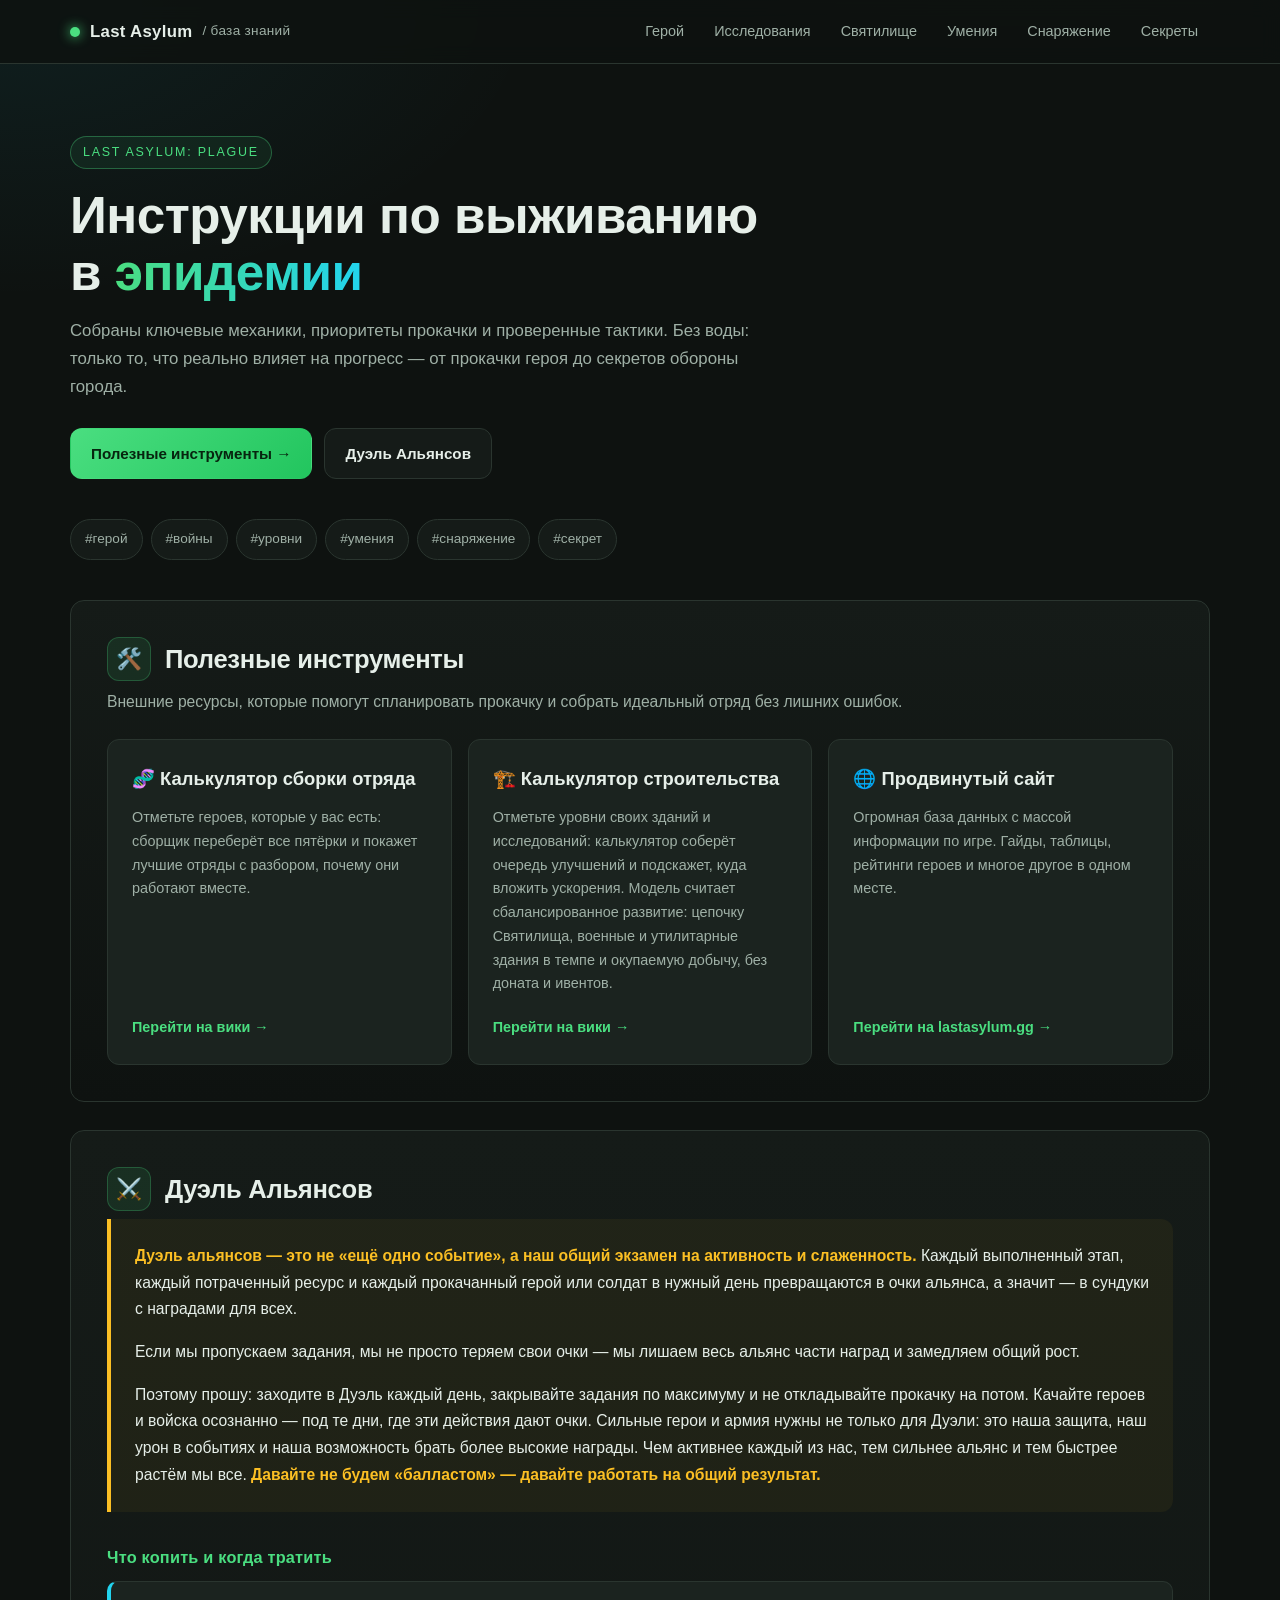
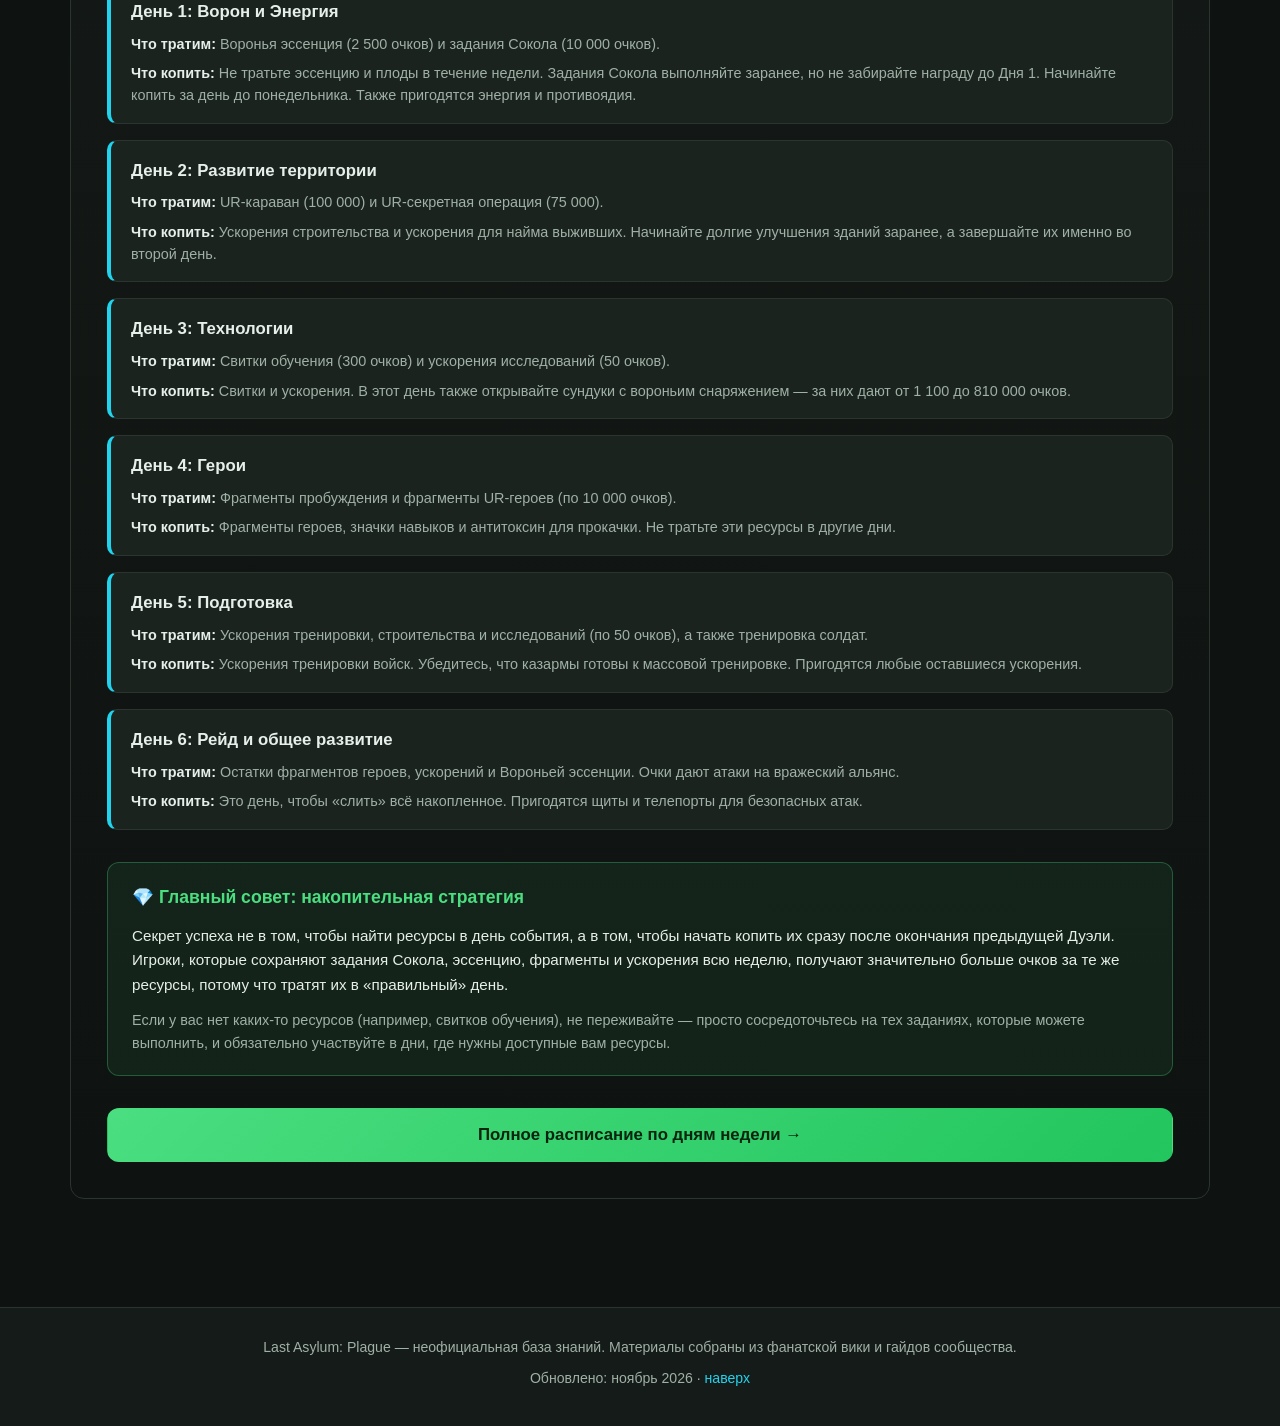
<file: index.html>
<!DOCTYPE html>
<html lang="ru">
<head>
  <meta charset="UTF-8">
  <meta name="viewport" content="width=device-width, initial-scale=1.0">
  <meta name="theme-color" content="#0e1210">
  <meta name="description" content="База знаний Last Asylum: Plague. Полезные калькуляторы, гайды и инструкции по Дуэли Альянсов.">
  <title>Last Asylum: Plague — База знаний</title>
  <link rel="stylesheet" href="styles.css">
</head>
<body>

<header>
  <div class="header-inner">
    <a href="index.html" class="logo">
      <span class="dot"></span>
      Last Asylum <span>/ база знаний</span>
    </a>

    <nav class="top-nav" id="topNav" aria-label="Разделы">
      <a href="geroy.html">Герой</a>
      <a href="voyny.html">Исследования</a>
      <a href="urovni.html">Святилище</a>
      <a href="umeniya.html">Умения</a>
      <a href="snaryazhenie.html">Снаряжение</a>
      <a href="sekret.html">Секреты</a>
    </nav>
  </div>
</header>

<section class="hero">
  <span class="tag">Last Asylum: Plague</span>
  <h1>Инструкции по выживанию<br>в <em>эпидемии</em></h1>
  <p>
    Собраны ключевые механики, приоритеты прокачки и проверенные тактики.
    Без воды: только то, что реально влияет на прогресс — от прокачки героя
    до секретов обороны города.
  </p>
  <div class="hero-actions">
    <a class="btn primary" href="#tools">Полезные инструменты →</a>
    <a class="btn" href="#duel">Дуэль Альянсов</a>
  </div>
</section>

<div class="chips" aria-label="Быстрый переход по разделам">
  <a href="geroy.html">#герой</a>
  <a href="voyny.html">#войны</a>
  <a href="urovni.html">#уровни</a>
  <a href="umeniya.html">#умения</a>
  <a href="snaryazhenie.html">#снаряжение</a>
  <a href="sekret.html">#секрет</a>
</div>

<main>
  <section class="doc" id="tools">
    <h2><span class="icon">🛠️</span> Полезные инструменты</h2>
    <p class="lead">
      Внешние ресурсы, которые помогут спланировать прокачку и собрать идеальный отряд без лишних ошибок.
    </p>

    <div class="tools-grid">
      <a href="https://wiki-last-asylum.com/ru/wiki/squad-builder" target="_blank" rel="noopener" class="tool-card">
        <h4>🧬 Калькулятор сборки отряда</h4>
        <p>Отметьте героев, которые у вас есть: сборщик переберёт все пятёрки и покажет лучшие отряды с разбором, почему они работают вместе.</p>
        <span class="tool-link">Перейти на вики →</span>
      </a>

      <a href="https://wiki-last-asylum.com/ru/wiki/build-calc" target="_blank" rel="noopener" class="tool-card">
        <h4>🏗️ Калькулятор строительства</h4>
        <p>Отметьте уровни своих зданий и исследований: калькулятор соберёт очередь улучшений и подскажет, куда вложить ускорения. Модель считает сбалансированное развитие: цепочку Святилища, военные и утилитарные здания в темпе и окупаемую добычу, без доната и ивентов.</p>
        <span class="tool-link">Перейти на вики →</span>
      </a>

      <a href="https://lastasylum.gg/ru" target="_blank" rel="noopener" class="tool-card">
        <h4>🌐 Продвинутый сайт</h4>
        <p>Огромная база данных с массой информации по игре. Гайды, таблицы, рейтинги героев и многое другое в одном месте.</p>
        <span class="tool-link">Перейти на lastasylum.gg →</span>
      </a>
    </div>
  </section>

  <section class="doc" id="duel">
    <h2><span class="icon">⚔️</span> Дуэль Альянсов</h2>
    
    <div class="duel-motivation">
      <p><b>Дуэль альянсов — это не «ещё одно событие», а наш общий экзамен на активность и слаженность.</b> Каждый выполненный этап, каждый потраченный ресурс и каждый прокачанный герой или солдат в нужный день превращаются в очки альянса, а значит — в сундуки с наградами для всех.</p>
      <p>Если мы пропускаем задания, мы не просто теряем свои очки — мы лишаем весь альянс части наград и замедляем общий рост.</p>
      <p>Поэтому прошу: заходите в Дуэль каждый день, закрывайте задания по максимуму и не откладывайте прокачку на потом. Качайте героев и войска осознанно — под те дни, где эти действия дают очки. Сильные герои и армия нужны не только для Дуэли: это наша защита, наш урон в событиях и наша возможность брать более высокие награды. Чем активнее каждый из нас, тем сильнее альянс и тем быстрее растём мы все. <b>Давайте не будем «балластом» — давайте работать на общий результат.</b></p>
    </div>

    <div class="duel-summary">
      <h3>Что копить и когда тратить</h3>
      
      <div class="duel-schedule">
        <div class="schedule-day">
          <h4>День 1: Ворон и Энергия</h4>
          <p><b>Что тратим:</b> Воронья эссенция (2 500 очков) и задания Сокола (10 000 очков).</p>
          <p><b>Что копить:</b> Не тратьте эссенцию и плоды в течение недели. Задания Сокола выполняйте заранее, но не забирайте награду до Дня 1. Начинайте копить за день до понедельника. Также пригодятся энергия и противоядия.</p>
        </div>
        <div class="schedule-day">
          <h4>День 2: Развитие территории</h4>
          <p><b>Что тратим:</b> UR-караван (100 000) и UR-секретная операция (75 000).</p>
          <p><b>Что копить:</b> Ускорения строительства и ускорения для найма выживших. Начинайте долгие улучшения зданий заранее, а завершайте их именно во второй день.</p>
        </div>
        <div class="schedule-day">
          <h4>День 3: Технологии</h4>
          <p><b>Что тратим:</b> Свитки обучения (300 очков) и ускорения исследований (50 очков).</p>
          <p><b>Что копить:</b> Свитки и ускорения. В этот день также открывайте сундуки с вороньим снаряжением — за них дают от 1 100 до 810 000 очков.</p>
        </div>
        <div class="schedule-day">
          <h4>День 4: Герои</h4>
          <p><b>Что тратим:</b> Фрагменты пробуждения и фрагменты UR-героев (по 10 000 очков).</p>
          <p><b>Что копить:</b> Фрагменты героев, значки навыков и антитоксин для прокачки. Не тратьте эти ресурсы в другие дни.</p>
        </div>
        <div class="schedule-day">
          <h4>День 5: Подготовка</h4>
          <p><b>Что тратим:</b> Ускорения тренировки, строительства и исследований (по 50 очков), а также тренировка солдат.</p>
          <p><b>Что копить:</b> Ускорения тренировки войск. Убедитесь, что казармы готовы к массовой тренировке. Пригодятся любые оставшиеся ускорения.</p>
        </div>
        <div class="schedule-day">
          <h4>День 6: Рейд и общее развитие</h4>
          <p><b>Что тратим:</b> Остатки фрагментов героев, ускорений и Вороньей эссенции. Очки дают атаки на вражеский альянс.</p>
          <p><b>Что копить:</b> Это день, чтобы «слить» всё накопленное. Пригодятся щиты и телепорты для безопасных атак.</p>
        </div>
      </div>

      <div class="duel-main-advice">
        <h4>💎 Главный совет: накопительная стратегия</h4>
        <p>Секрет успеха не в том, чтобы найти ресурсы в день события, а в том, чтобы начать копить их сразу после окончания предыдущей Дуэли. Игроки, которые сохраняют задания Сокола, эссенцию, фрагменты и ускорения всю неделю, получают значительно больше очков за те же ресурсы, потому что тратят их в «правильный» день.</p>
        <p>Если у вас нет каких-то ресурсов (например, свитков обучения), не переживайте — просто сосредоточьтесь на тех заданиях, которые можете выполнить, и обязательно участвуйте в дни, где нужны доступные вам ресурсы.</p>
      </div>

      <div class="duel-action">
        <a href="LAv2.html" class="btn primary" style="width: 100%; justify-content: center; font-size: 1.05rem;">
          Полное расписание по дням недели →
        </a>
      </div>
    </div>
  </section>
</main>

<footer>
  <p>Last Asylum: Plague — неофициальная база знаний. Материалы собраны из фанатской вики и гайдов сообщества.</p>
  <p>Обновлено: ноябрь 2026 · <a href="#tools">наверх</a></p>
</footer>

<button id="toTop" aria-label="Наверх" title="Наверх">↑</button>
<script src="script.js" defer></script>
</body>
</html>
</file>
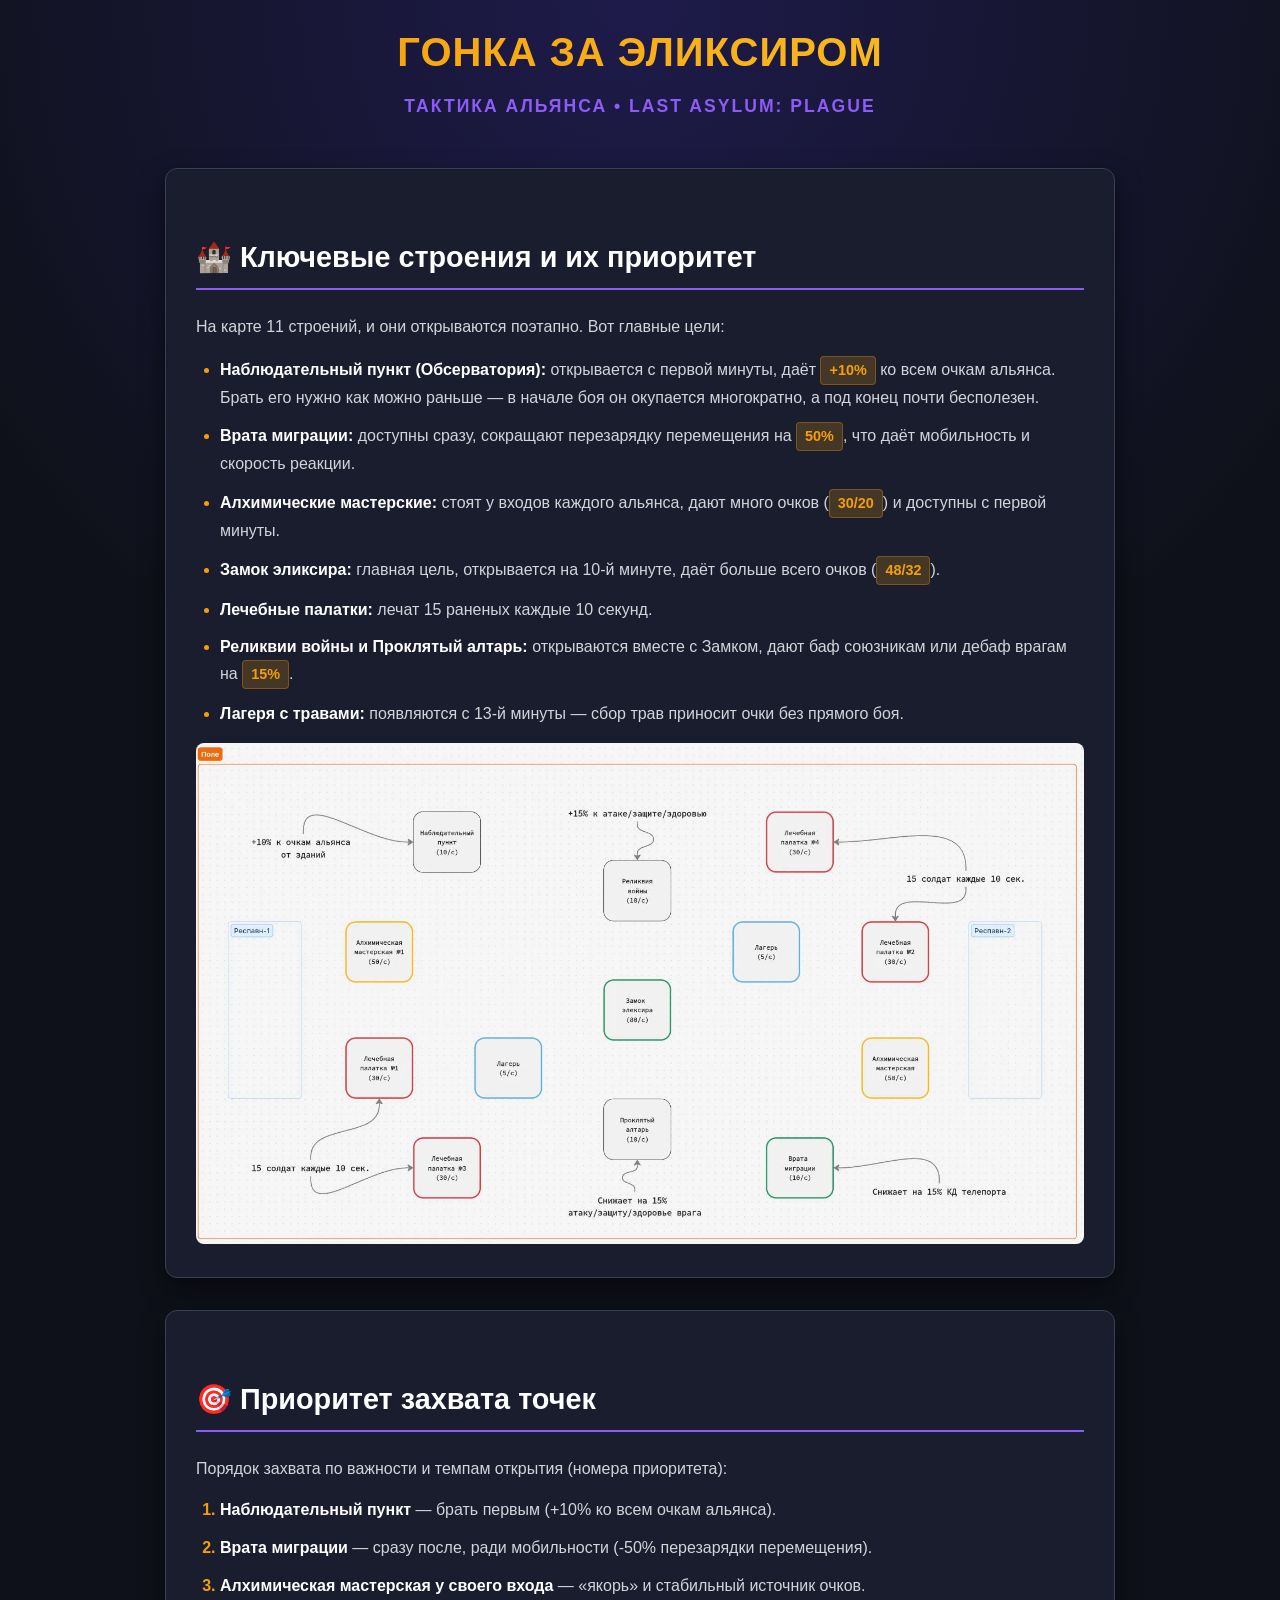
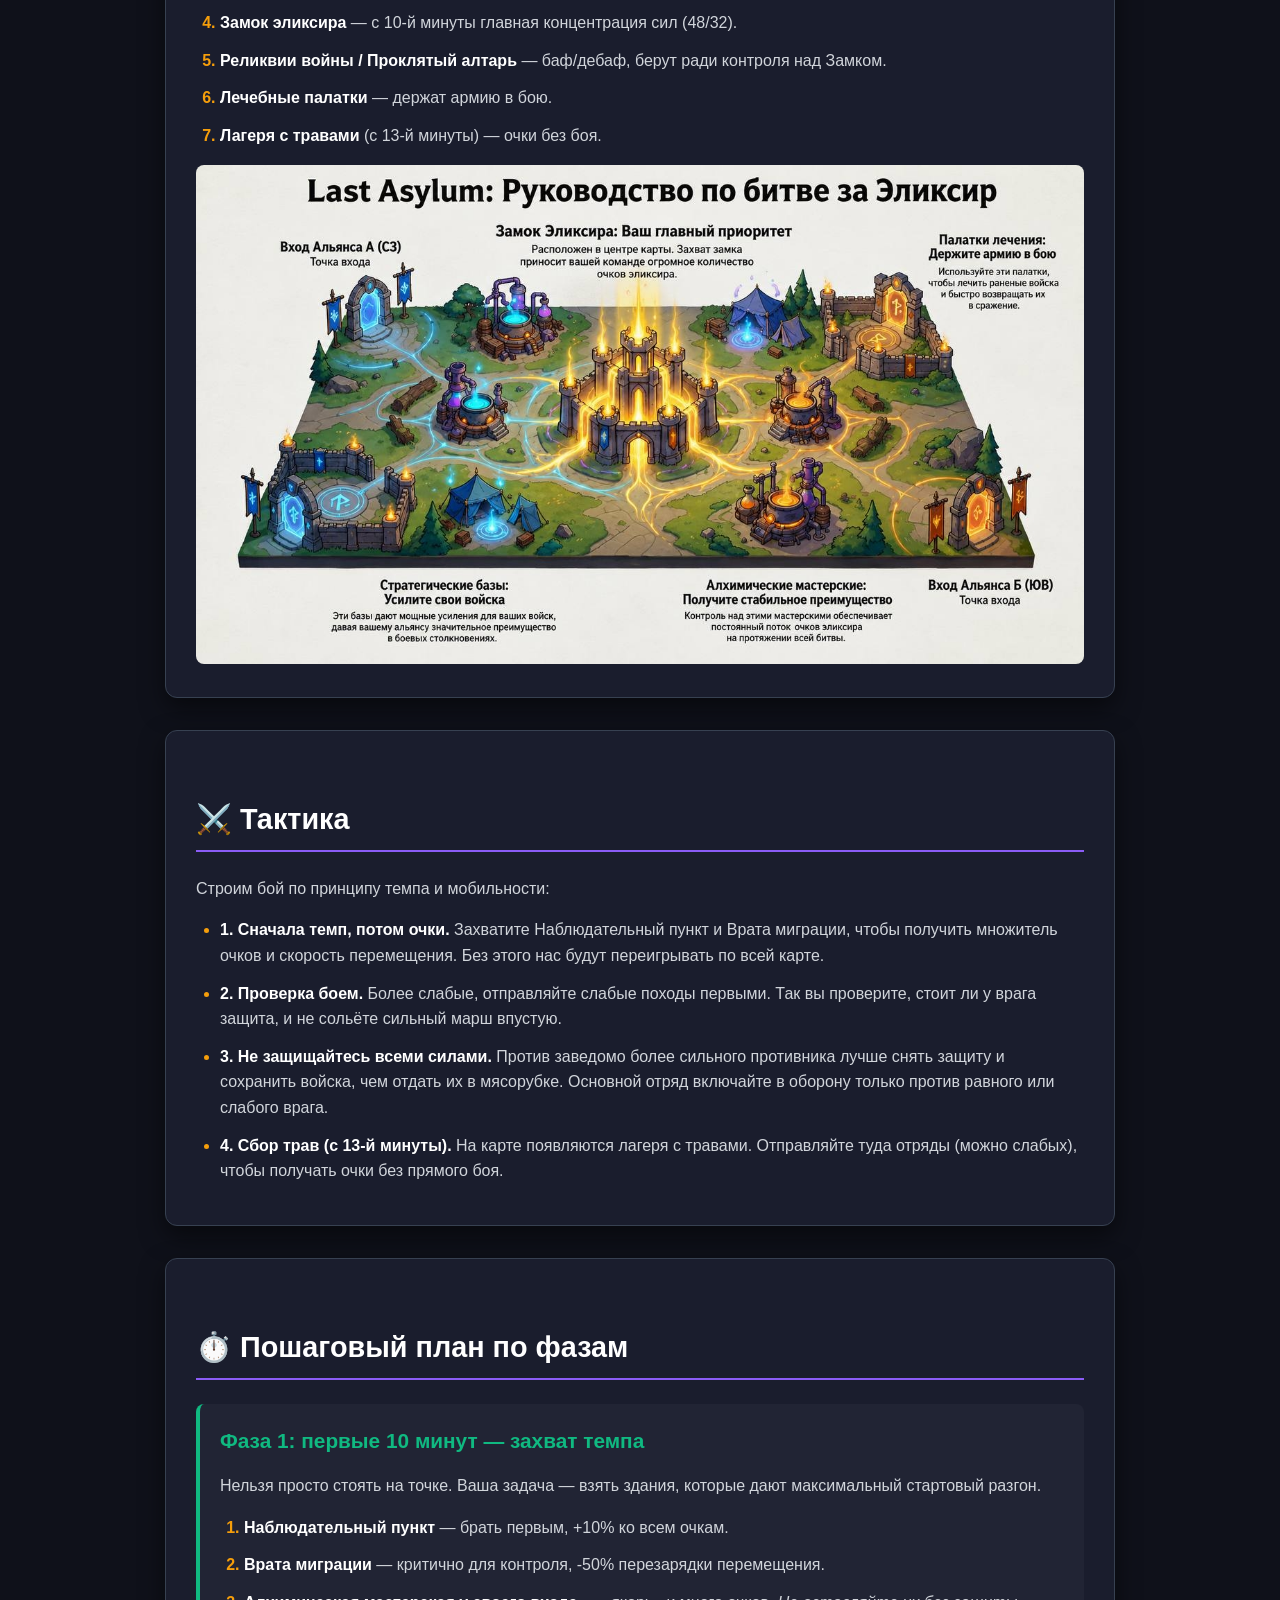
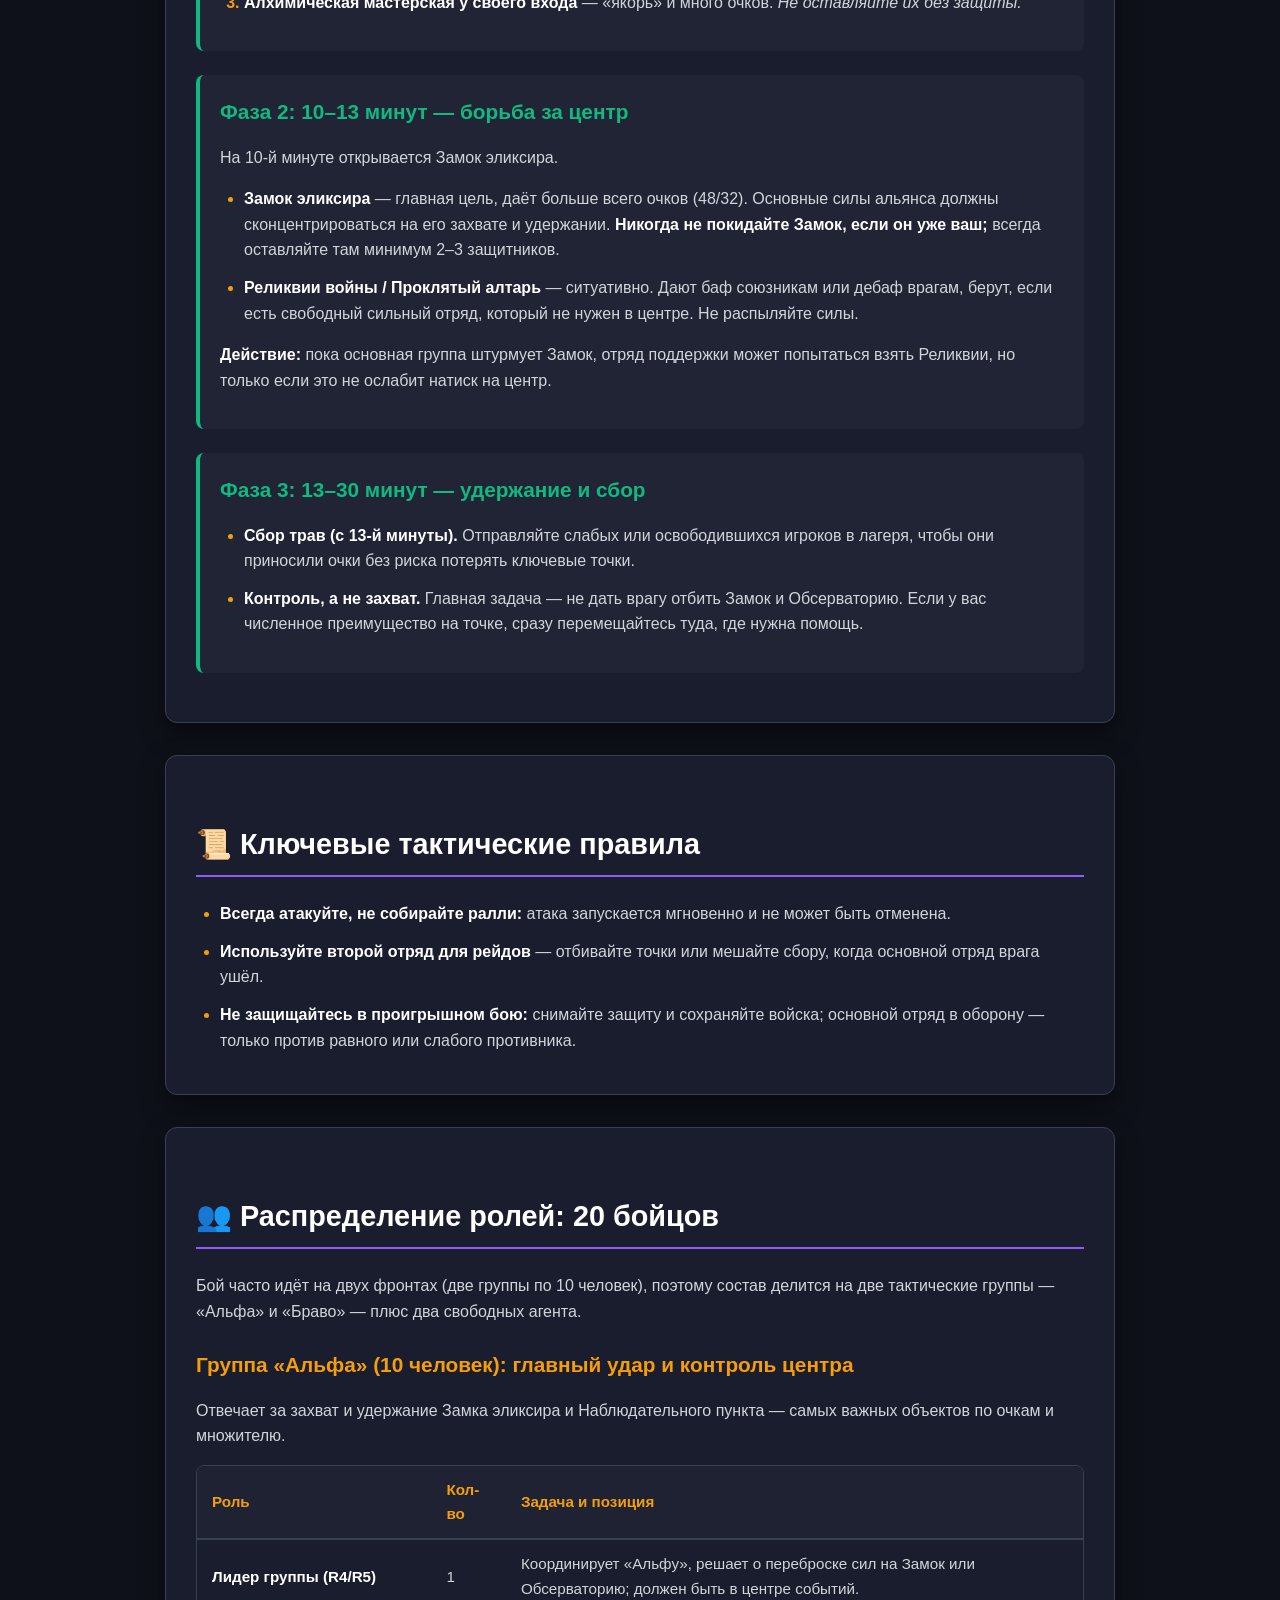
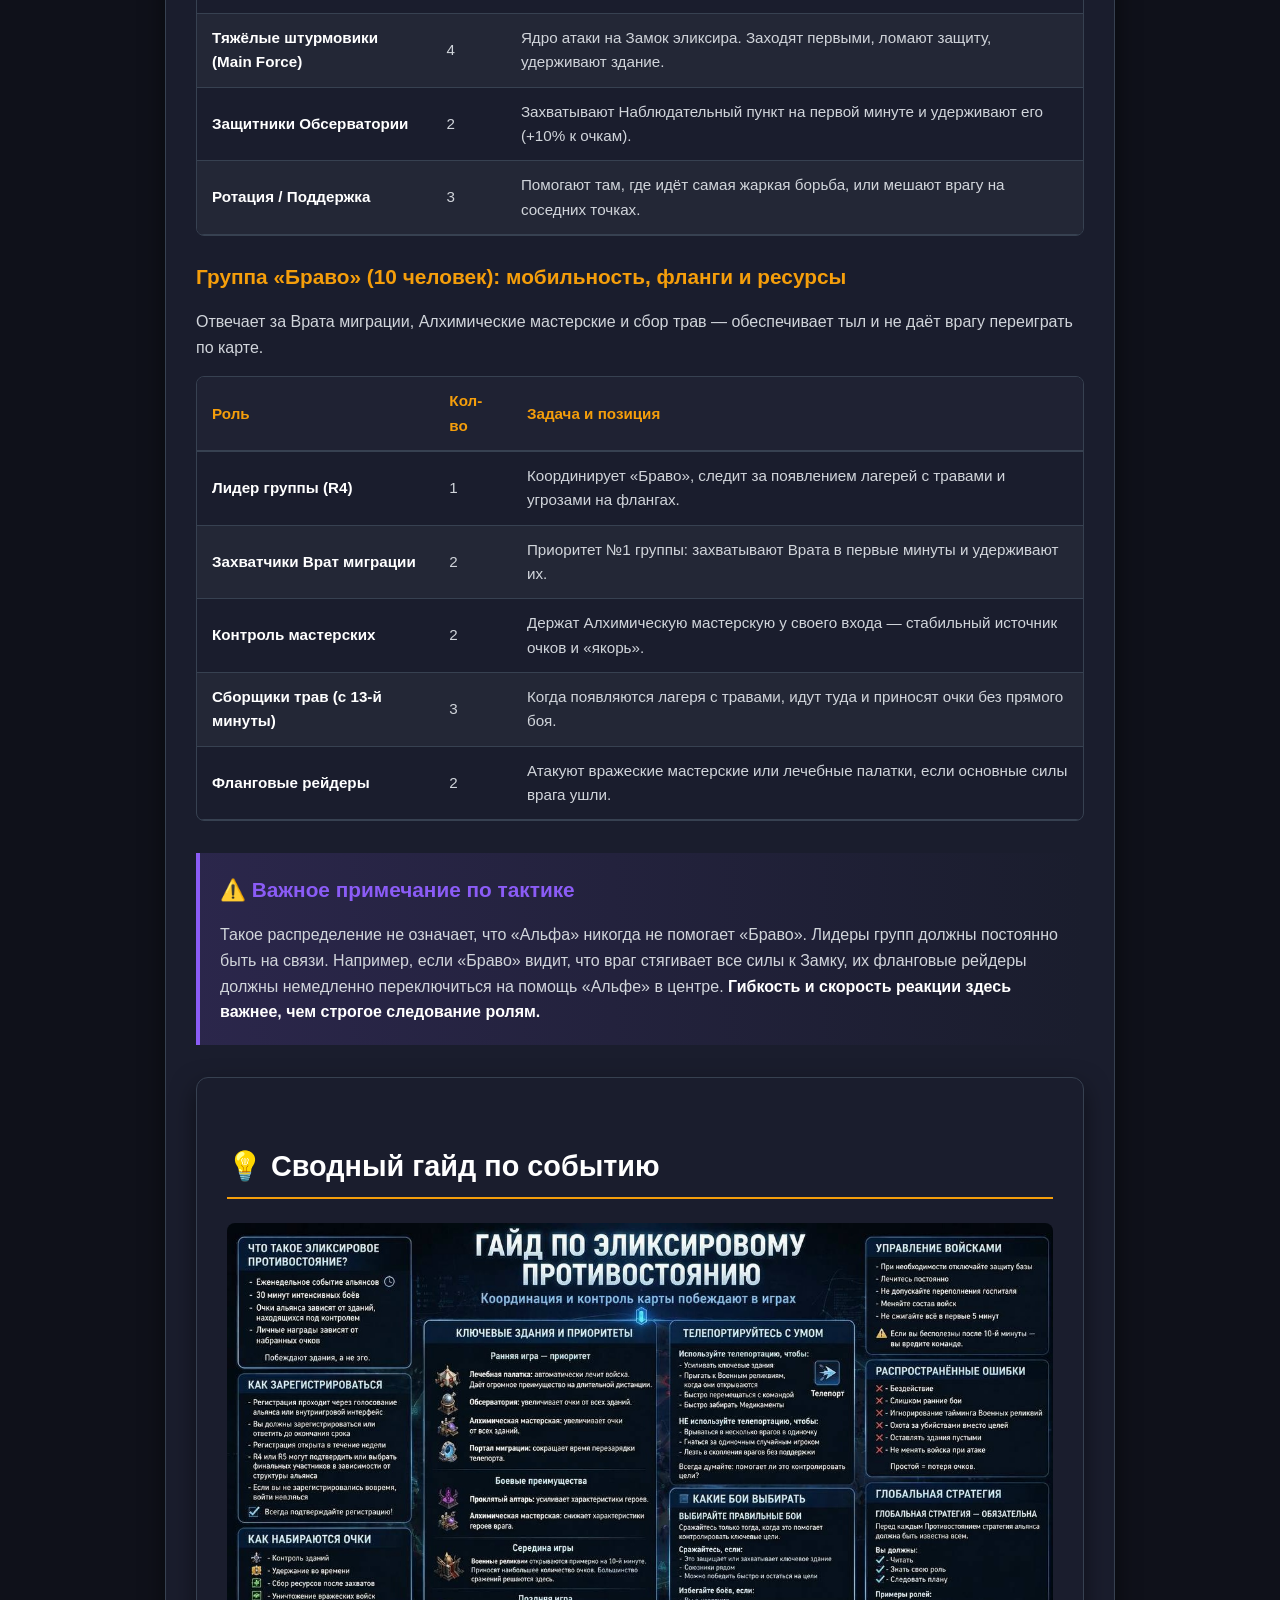
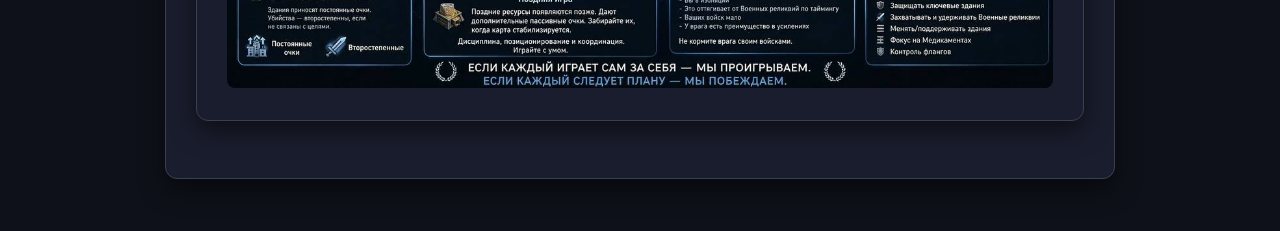
<file: el.html>
<!DOCTYPE html>
<html lang="ru">
<head>
    <meta charset="UTF-8">
    <meta name="viewport" content="width=device-width, initial-scale=1.0">
    <title>Гонка за эликсиром — тактика альянса</title>
    <style>
        :root {
            --bg-color: #0f111a;
            --card-bg: #1a1d2d;
            --text-main: #d1d5db;
            --text-muted: #9ca3af;
            --accent-gold: #f59e0b;
            --accent-purple: #8b5cf6;
            --accent-green: #10b981;
            --border-color: #374151;
            --table-stripe: #232736;
        }

        * {
            box-sizing: border-box;
            margin: 0;
            padding: 0;
        }

        body {
            font-family: 'Inter', -apple-system, BlinkMacSystemFont, "Segoe UI", Roboto, Helvetica, Arial, sans-serif;
            background-color: var(--bg-color);
            color: var(--text-main);
            line-height: 1.6;
            padding: 20px;
            background-image: radial-gradient(circle at 50% 0%, #1e1b4b 0%, var(--bg-color) 70%);
            background-attachment: fixed;
        }

        .container {
            max-width: 950px;
            margin: 0 auto;
        }

        /* Typography */
        h1, h2, h3, h4 {
            color: #ffffff;
            font-weight: 700;
            margin-bottom: 1rem;
        }

        h1 {
            font-size: 2.5rem;
            text-align: center;
            background: linear-gradient(90deg, var(--accent-gold), #fbbf24);
            -webkit-background-clip: text;
            -webkit-text-fill-color: transparent;
            margin-bottom: 0.5rem;
            text-transform: uppercase;
            letter-spacing: 1px;
        }

        h2 {
            font-size: 1.8rem;
            border-bottom: 2px solid var(--accent-purple);
            padding-bottom: 0.5rem;
            margin-top: 2.5rem;
            margin-bottom: 1.5rem;
            display: flex;
            align-items: center;
            gap: 10px;
        }

        h3 {
            font-size: 1.3rem;
            color: var(--accent-gold);
            margin-top: 1.5rem;
            margin-bottom: 1rem;
        }

        p {
            margin-bottom: 1rem;
        }

        strong {
            color: #ffffff;
        }

        /* Header */
        .header-subtitle {
            text-align: center;
            color: var(--accent-purple);
            font-weight: 600;
            font-size: 1.1rem;
            margin-bottom: 3rem;
            letter-spacing: 2px;
            text-transform: uppercase;
        }

        /* Cards & Sections */
        .card {
            background-color: var(--card-bg);
            border-radius: 12px;
            padding: 25px 30px;
            margin-bottom: 2rem;
            box-shadow: 0 10px 25px rgba(0, 0, 0, 0.5);
            border: 1px solid var(--border-color);
            transition: transform 0.2s ease, box-shadow 0.2s ease;
        }

        .card:hover {
            transform: translateY(-2px);
            box-shadow: 0 15px 30px rgba(139, 92, 246, 0.1);
            border-color: rgba(139, 92, 246, 0.4);
        }

        /* Lists */
        ul, ol {
            padding-left: 1.5rem;
            margin-bottom: 1rem;
        }

        li {
            margin-bottom: 0.75rem;
        }

        li::marker {
            color: var(--accent-gold);
            font-weight: bold;
        }

        /* Image Placeholders */
        .image-placeholder {
            width: 100%;
            background-color: #121420;
            border: 2px dashed var(--border-color);
            border-radius: 8px;
            padding: 40px 20px;
            text-align: center;
            color: var(--text-muted);
            margin: 1.5rem 0;
            display: flex;
            flex-direction: column;
            align-items: center;
            justify-content: center;
            min-height: 200px;
        }

        .image-placeholder svg {
            width: 48px;
            height: 48px;
            margin-bottom: 10px;
            fill: var(--accent-purple);
            opacity: 0.7;
        }

        .image-caption {
            font-size: 0.9rem;
            color: var(--text-muted);
            text-align: center;
            margin-top: 0.5rem;
            font-style: italic;
        }

        /* Tables */
        .table-responsive {
            overflow-x: auto;
            margin-bottom: 1.5rem;
            border-radius: 8px;
            border: 1px solid var(--border-color);
        }

        table {
            width: 100%;
            border-collapse: collapse;
            text-align: left;
            font-size: 0.95rem;
        }

        th {
            background-color: #1f2233;
            color: var(--accent-gold);
            padding: 12px 15px;
            font-weight: 600;
            border-bottom: 2px solid var(--border-color);
        }

        td {
            padding: 12px 15px;
            border-bottom: 1px solid var(--border-color);
        }

        tr:nth-child(even) {
            background-color: var(--table-stripe);
        }

        tr:hover {
            background-color: rgba(139, 92, 246, 0.1);
        }

        /* Specific Elements */
        .badge {
            display: inline-block;
            background: rgba(245, 158, 11, 0.2);
            color: var(--accent-gold);
            padding: 2px 8px;
            border-radius: 4px;
            font-weight: bold;
            font-size: 0.9em;
            border: 1px solid rgba(245, 158, 11, 0.3);
        }

        .important-note {
            background: linear-gradient(90deg, rgba(139, 92, 246, 0.15) 0%, rgba(26, 29, 45, 1) 100%);
            border-left: 4px solid var(--accent-purple);
            padding: 20px;
            border-radius: 0 8px 8px 0;
            margin: 2rem 0;
        }

        .phase-box {
            background-color: rgba(255, 255, 255, 0.03);
            border-radius: 8px;
            padding: 20px;
            margin-bottom: 1.5rem;
            border-left: 4px solid var(--accent-green);
        }

        .phase-box h3 {
            margin-top: 0;
            color: var(--accent-green);
        }

        .highlight-text {
            color: var(--accent-gold);
            font-weight: bold;
        }
        
        .emoji-icon {
            font-size: 1.5rem;
            margin-right: 10px;
            vertical-align: middle;
        }

        @media (max-width: 600px) {
            h1 { font-size: 1.8rem; }
            h2 { font-size: 1.4rem; }
            .card { padding: 15px; }
            table { font-size: 0.85rem; }
            th, td { padding: 8px 10px; }
        }
    </style>
</head>
<body>

<div class="container">
    <h1>Гонка за эликсиром</h1>
    <div class="header-subtitle">Тактика альянса • Last Asylum: Plague</div>

    <!-- Раздел 1: Строения -->
    <div class="card">
        <h2>🏰 Ключевые строения и их приоритет</h2>
        <p>На карте 11 строений, и они открываются поэтапно. Вот главные цели:</p>
        <ul>
            <li><strong>Наблюдательный пункт (Обсерватория):</strong> открывается с первой минуты, даёт <span class="badge">+10%</span> ко всем очкам альянса. Брать его нужно как можно раньше — в начале боя он окупается многократно, а под конец почти бесполезен.</li>
            <li><strong>Врата миграции:</strong> доступны сразу, сокращают перезарядку перемещения на <span class="badge">50%</span>, что даёт мобильность и скорость реакции.</li>
            <li><strong>Алхимические мастерские:</strong> стоят у входов каждого альянса, дают много очков (<span class="badge">30/20</span>) и доступны с первой минуты.</li>
            <li><strong>Замок эликсира:</strong> главная цель, открывается на 10-й минуте, даёт больше всего очков (<span class="badge">48/32</span>).</li>
            <li><strong>Лечебные палатки:</strong> лечат 15 раненых каждые 10 секунд.</li>
            <li><strong>Реликвии войны и Проклятый алтарь:</strong> открываются вместе с Замком, дают баф союзникам или дебаф врагам на <span class="badge">15%</span>.</li>
            <li><strong>Лагеря с травами:</strong> появляются с 13-й минуты — сбор трав приносит очки без прямого боя.</li>
        </ul>

        <img src="1.png" style="width:100%; border-radius:8px;" alt="...">
    </div>

    <!-- Раздел 2: Приоритет захвата -->
    <div class="card">
        <h2>🎯 Приоритет захвата точек</h2>
        <p>Порядок захвата по важности и темпам открытия (номера приоритета):</p>
        <ol>
            <li><strong>Наблюдательный пункт</strong> — брать первым (+10% ко всем очкам альянса).</li>
            <li><strong>Врата миграции</strong> — сразу после, ради мобильности (-50% перезарядки перемещения).</li>
            <li><strong>Алхимическая мастерская у своего входа</strong> — «якорь» и стабильный источник очков.</li>
            <li><strong>Замок эликсира</strong> — с 10-й минуты главная концентрация сил (48/32).</li>
            <li><strong>Реликвии войны / Проклятый алтарь</strong> — баф/дебаф, берут ради контроля над Замком.</li>
            <li><strong>Лечебные палатки</strong> — держат армию в бою.</li>
            <li><strong>Лагеря с травами</strong> (с 13-й минуты) — очки без боя.</li>
        </ol>

        <img src="2.jpg" style="width:100%; border-radius:8px;" alt="...">
    </div>

    <!-- Раздел 3: Тактика -->
    <div class="card">
        <h2>⚔️ Тактика</h2>
        <p>Строим бой по принципу темпа и мобильности:</p>
        <ul>
            <li><strong>1. Сначала темп, потом очки.</strong> Захватите Наблюдательный пункт и Врата миграции, чтобы получить множитель очков и скорость перемещения. Без этого нас будут переигрывать по всей карте.</li>
            <li><strong>2. Проверка боем.</strong> Более слабые, отправляйте слабые походы первыми. Так вы проверите, стоит ли у врага защита, и не сольёте сильный марш впустую.</li>
            <li><strong>3. Не защищайтесь всеми силами.</strong> Против заведомо более сильного противника лучше снять защиту и сохранить войска, чем отдать их в мясорубке. Основной отряд включайте в оборону только против равного или слабого врага.</li>
            <li><strong>4. Сбор трав (с 13-й минуты).</strong> На карте появляются лагеря с травами. Отправляйте туда отряды (можно слабых), чтобы получать очки без прямого боя.</li>
        </ul>
    </div>

    <!-- Раздел 4: Пошаговый план -->
    <div class="card">
        <h2>⏱️ Пошаговый план по фазам</h2>

        <div class="phase-box">
            <h3>Фаза 1: первые 10 минут — захват темпа</h3>
            <p>Нельзя просто стоять на точке. Ваша задача — взять здания, которые дают максимальный стартовый разгон.</p>
            <ol>
                <li><strong>Наблюдательный пункт</strong> — брать первым, +10% ко всем очкам.</li>
                <li><strong>Врата миграции</strong> — критично для контроля, -50% перезарядки перемещения.</li>
                <li><strong>Алхимическая мастерская у своего входа</strong> — «якорь» и много очков. <em>Не оставляйте их без защиты.</em></li>
            </ol>
        </div>

        <div class="phase-box">
            <h3>Фаза 2: 10–13 минут — борьба за центр</h3>
            <p>На 10-й минуте открывается Замок эликсира.</p>
            <ul>
                <li><strong>Замок эликсира</strong> — главная цель, даёт больше всего очков (48/32). Основные силы альянса должны сконцентрироваться на его захвате и удержании. <strong>Никогда не покидайте Замок, если он уже ваш;</strong> всегда оставляйте там минимум 2–3 защитников.</li>
                <li><strong>Реликвии войны / Проклятый алтарь</strong> — ситуативно. Дают баф союзникам или дебаф врагам, берут, если есть свободный сильный отряд, который не нужен в центре. Не распыляйте силы.</li>
            </ul>
            <p><strong>Действие:</strong> пока основная группа штурмует Замок, отряд поддержки может попытаться взять Реликвии, но только если это не ослабит натиск на центр.</p>
        </div>

        <div class="phase-box">
            <h3>Фаза 3: 13–30 минут — удержание и сбор</h3>
            <ul>
                <li><strong>Сбор трав (с 13-й минуты).</strong> Отправляйте слабых или освободившихся игроков в лагеря, чтобы они приносили очки без риска потерять ключевые точки.</li>
                <li><strong>Контроль, а не захват.</strong> Главная задача — не дать врагу отбить Замок и Обсерваторию. Если у вас численное преимущество на точке, сразу перемещайтесь туда, где нужна помощь.</li>
            </ul>
        </div>
    </div>

    <!-- Раздел 5: Ключевые правила -->
    <div class="card">
        <h2>📜 Ключевые тактические правила</h2>
        <ul>
            <li><strong>Всегда атакуйте, не собирайте ралли:</strong> атака запускается мгновенно и не может быть отменена.</li>
            <li><strong>Используйте второй отряд для рейдов</strong> — отбивайте точки или мешайте сбору, когда основной отряд врага ушёл.</li>
            <li><strong>Не защищайтесь в проигрышном бою:</strong> снимайте защиту и сохраняйте войска; основной отряд в оборону — только против равного или слабого противника.</li>
        </ul>
    </div>

    <!-- Раздел 6: Роли -->
    <div class="card">
        <h2>👥 Распределение ролей: 20 бойцов</h2>
        <p>Бой часто идёт на двух фронтах (две группы по 10 человек), поэтому состав делится на две тактические группы — «Альфа» и «Браво» — плюс два свободных агента.</p>

        <h3>Группа «Альфа» (10 человек): главный удар и контроль центра</h3>
        <p>Отвечает за захват и удержание Замка эликсира и Наблюдательного пункта — самых важных объектов по очкам и множителю.</p>
        
        <div class="table-responsive">
            <table>
                <thead>
                    <tr>
                        <th>Роль</th>
                        <th>Кол-во</th>
                        <th>Задача и позиция</th>
                    </tr>
                </thead>
                <tbody>
                    <tr>
                        <td><strong>Лидер группы (R4/R5)</strong></td>
                        <td>1</td>
                        <td>Координирует «Альфу», решает о переброске сил на Замок или Обсерваторию; должен быть в центре событий.</td>
                    </tr>
                    <tr>
                        <td><strong>Тяжёлые штурмовики (Main Force)</strong></td>
                        <td>4</td>
                        <td>Ядро атаки на Замок эликсира. Заходят первыми, ломают защиту, удерживают здание.</td>
                    </tr>
                    <tr>
                        <td><strong>Защитники Обсерватории</strong></td>
                        <td>2</td>
                        <td>Захватывают Наблюдательный пункт на первой минуте и удерживают его (+10% к очкам).</td>
                    </tr>
                    <tr>
                        <td><strong>Ротация / Поддержка</strong></td>
                        <td>3</td>
                        <td>Помогают там, где идёт самая жаркая борьба, или мешают врагу на соседних точках.</td>
                    </tr>
                </tbody>
            </table>
        </div>

        <h3>Группа «Браво» (10 человек): мобильность, фланги и ресурсы</h3>
        <p>Отвечает за Врата миграции, Алхимические мастерские и сбор трав — обеспечивает тыл и не даёт врагу переиграть по карте.</p>

        <div class="table-responsive">
            <table>
                <thead>
                    <tr>
                        <th>Роль</th>
                        <th>Кол-во</th>
                        <th>Задача и позиция</th>
                    </tr>
                </thead>
                <tbody>
                    <tr>
                        <td><strong>Лидер группы (R4)</strong></td>
                        <td>1</td>
                        <td>Координирует «Браво», следит за появлением лагерей с травами и угрозами на флангах.</td>
                    </tr>
                    <tr>
                        <td><strong>Захватчики Врат миграции</strong></td>
                        <td>2</td>
                        <td>Приоритет №1 группы: захватывают Врата в первые минуты и удерживают их.</td>
                    </tr>
                    <tr>
                        <td><strong>Контроль мастерских</strong></td>
                        <td>2</td>
                        <td>Держат Алхимическую мастерскую у своего входа — стабильный источник очков и «якорь».</td>
                    </tr>
                    <tr>
                        <td><strong>Сборщики трав (с 13-й минуты)</strong></td>
                        <td>3</td>
                        <td>Когда появляются лагеря с травами, идут туда и приносят очки без прямого боя.</td>
                    </tr>
                    <tr>
                        <td><strong>Фланговые рейдеры</strong></td>
                        <td>2</td>
                        <td>Атакуют вражеские мастерские или лечебные палатки, если основные силы врага ушли.</td>
                    </tr>
                </tbody>
            </table>
        </div>

       

    <!-- Важное примечание -->
    <div class="important-note">
        <h3 style="margin-top: 0; color: var(--accent-purple);">⚠️ Важное примечание по тактике</h3>
        <p style="margin-bottom: 0;">Такое распределение не означает, что «Альфа» никогда не помогает «Браво». Лидеры групп должны постоянно быть на связи. Например, если «Браво» видит, что враг стягивает все силы к Замку, их фланговые рейдеры должны немедленно переключиться на помощь «Альфе» в центре. <strong>Гибкость и скорость реакции здесь важнее, чем строгое следование ролям.</strong></p>
    </div>

    <!-- Финальная инфографика -->
    <div class="card">
        <h2 style="border-color: var(--accent-gold);">💡 Сводный гайд по событию</h2>
        <img src="3.jpg" style="width:100%; border-radius:8px;" alt="...">
    </div>

</div>

</body>
</html>
</file>
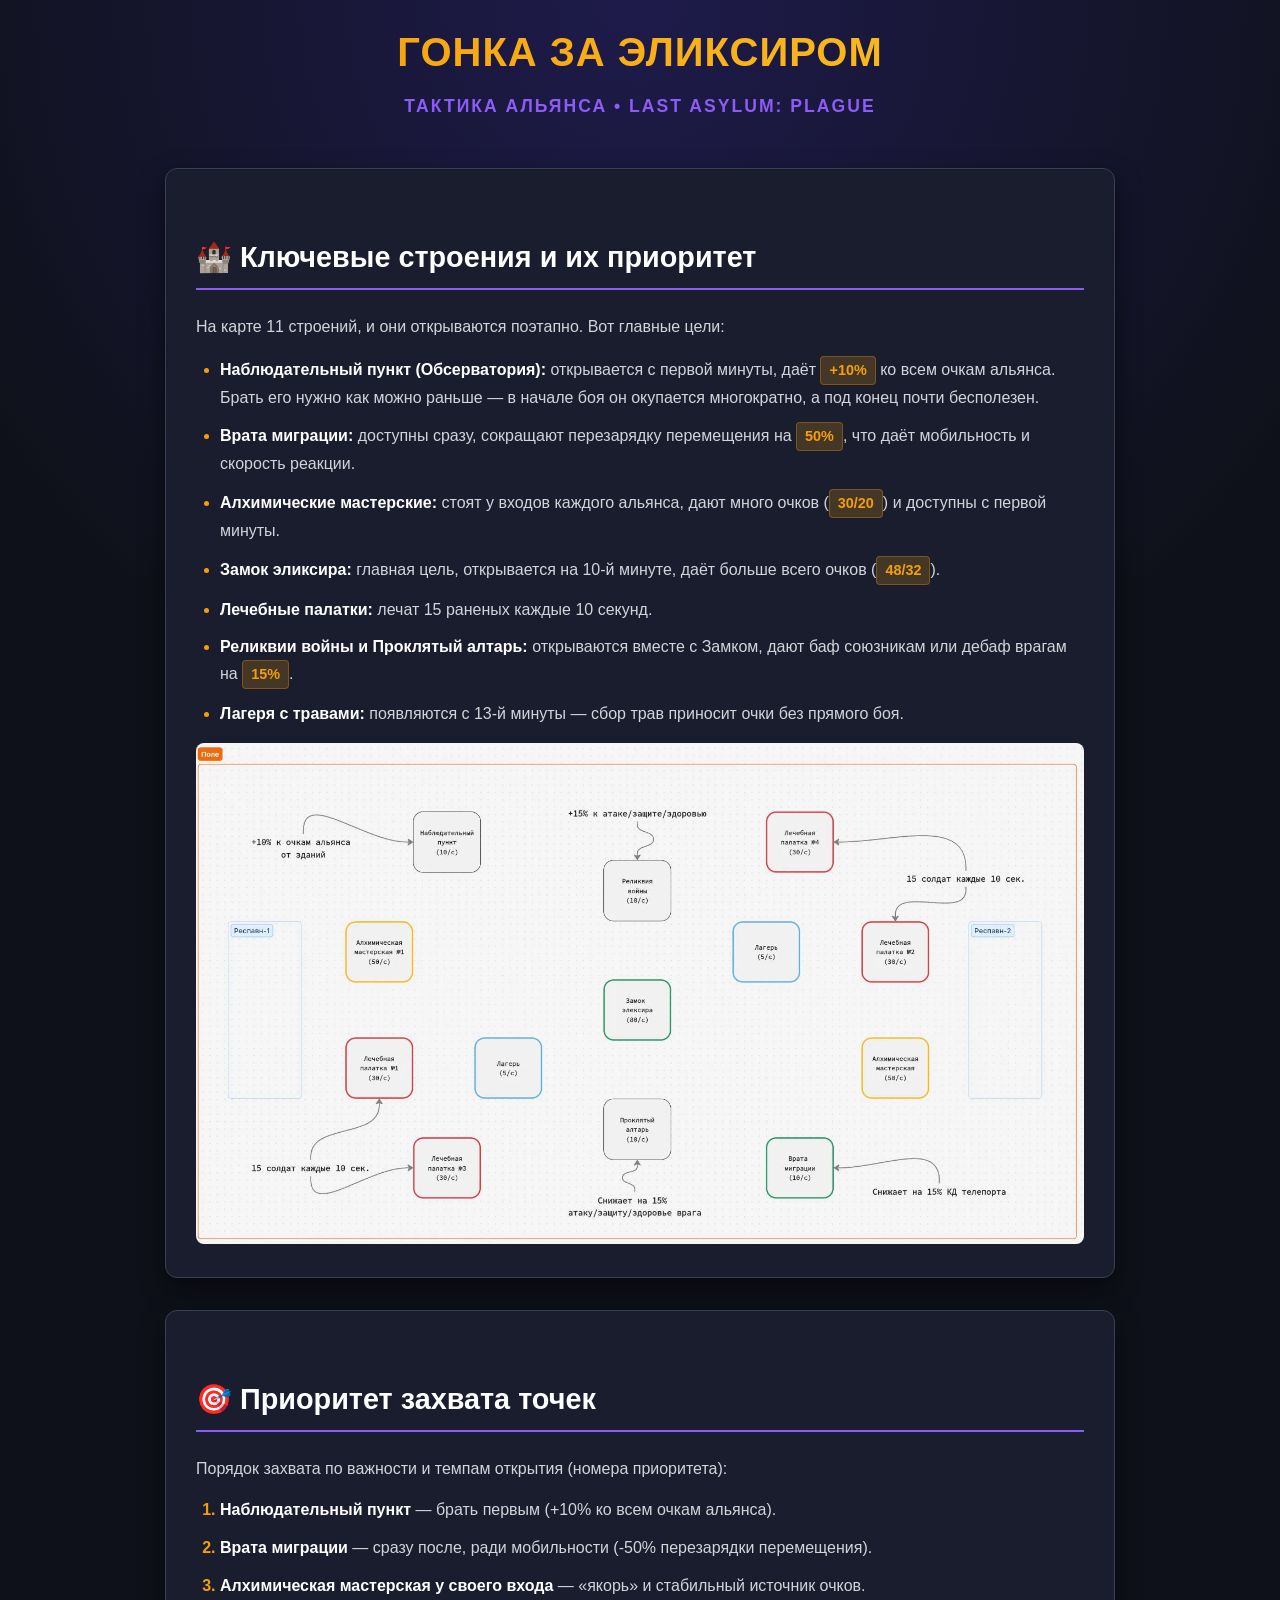
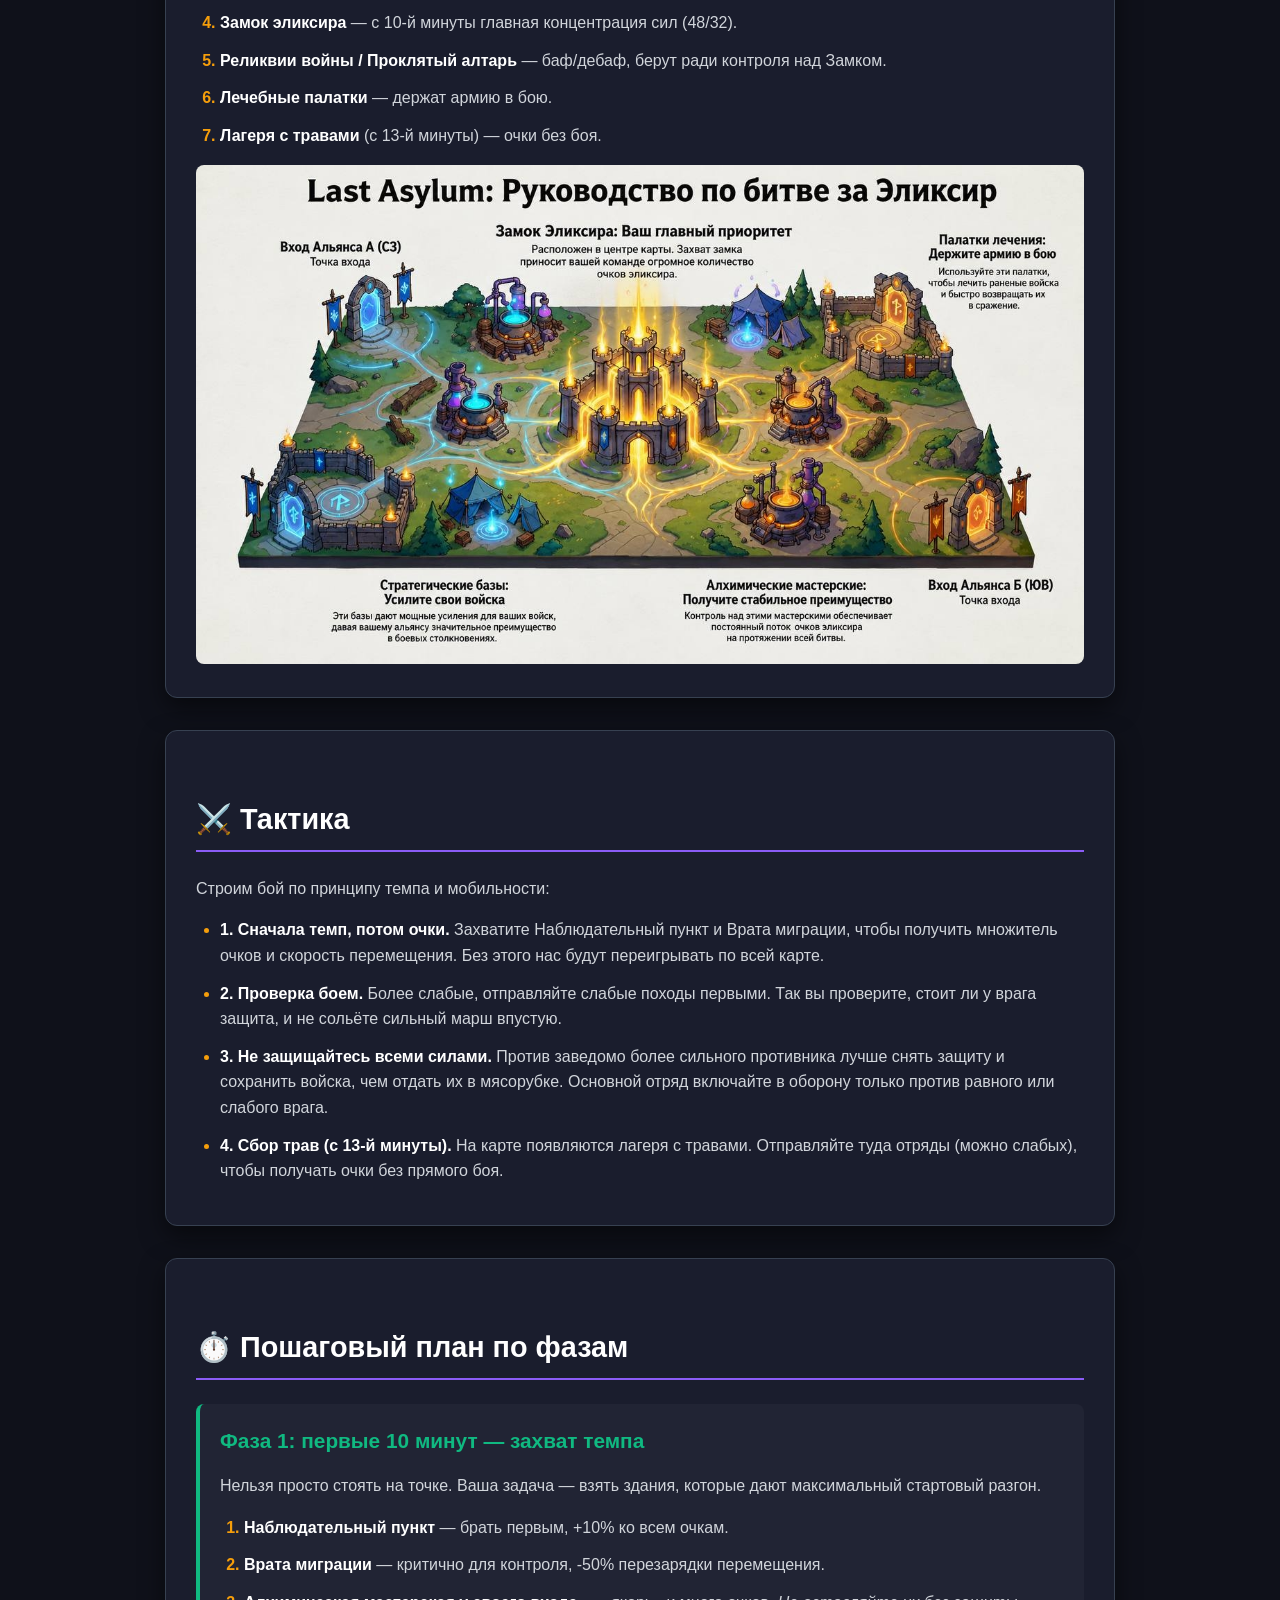
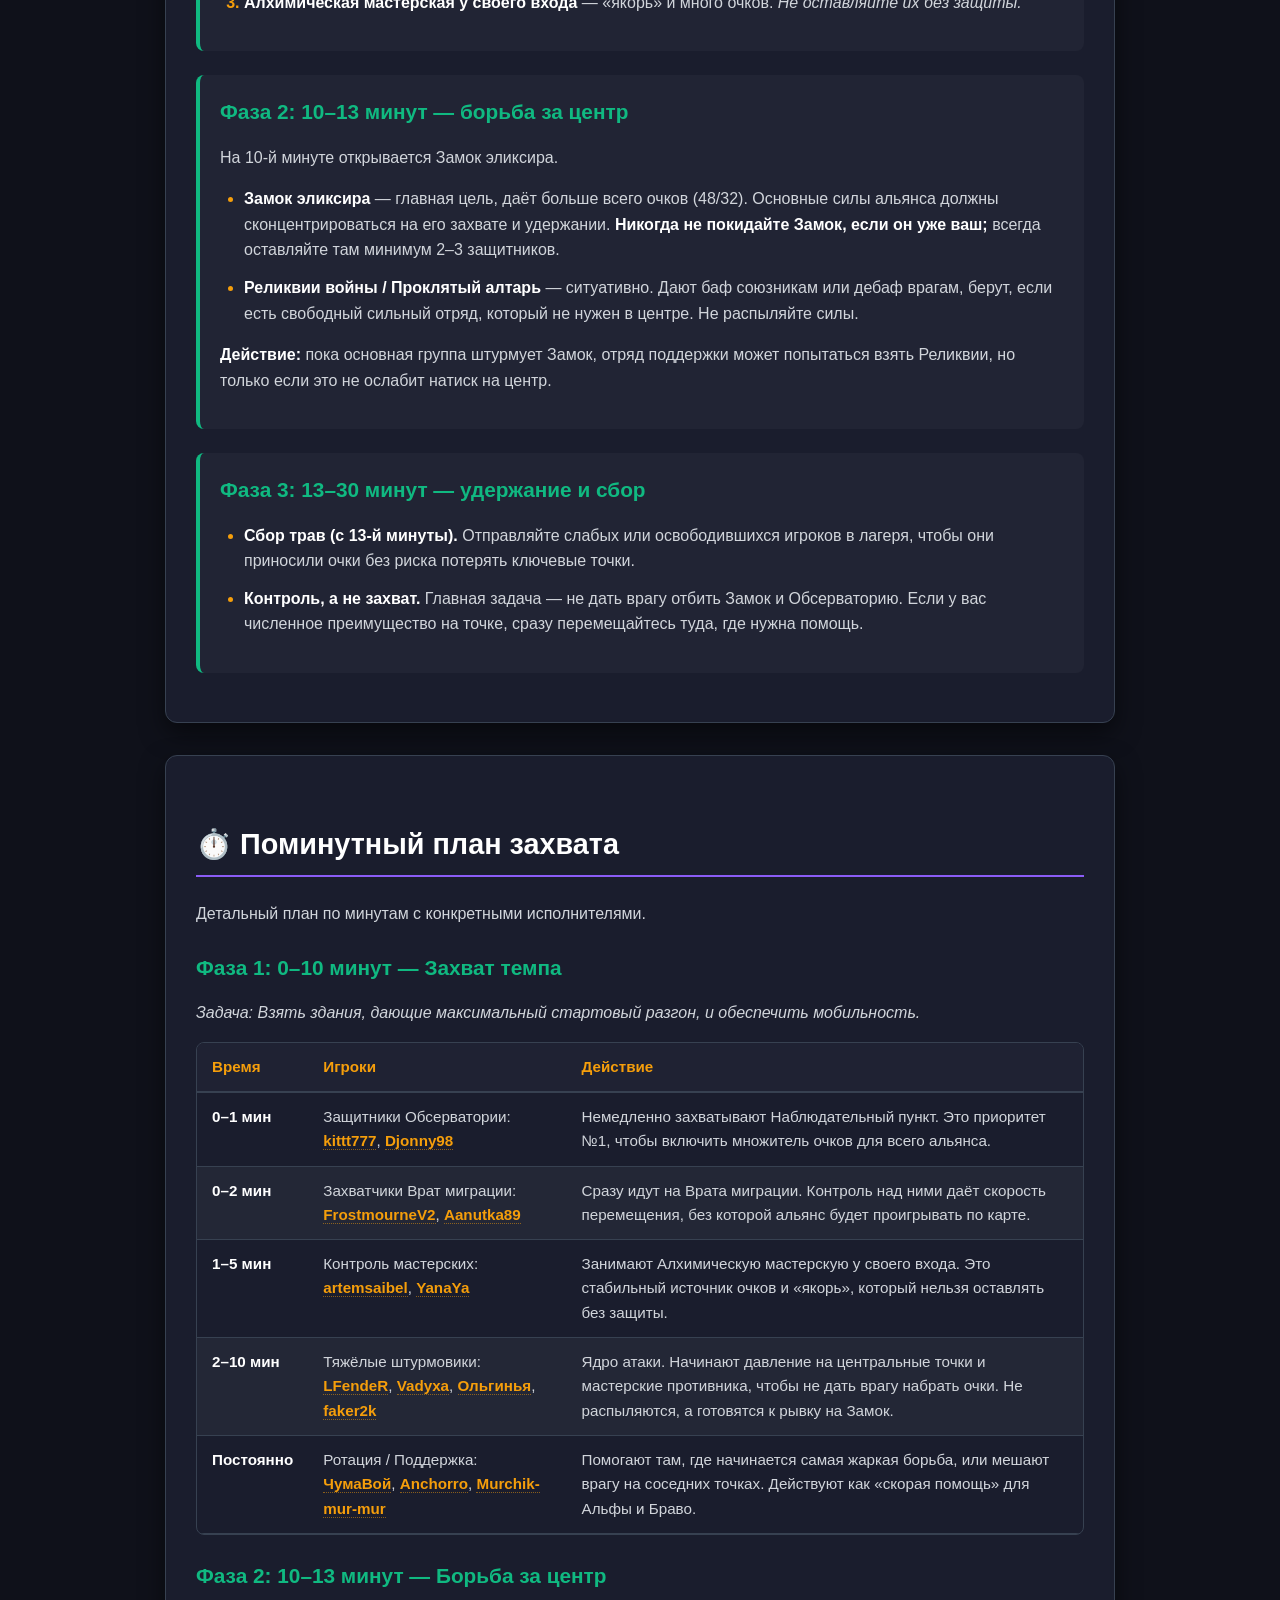
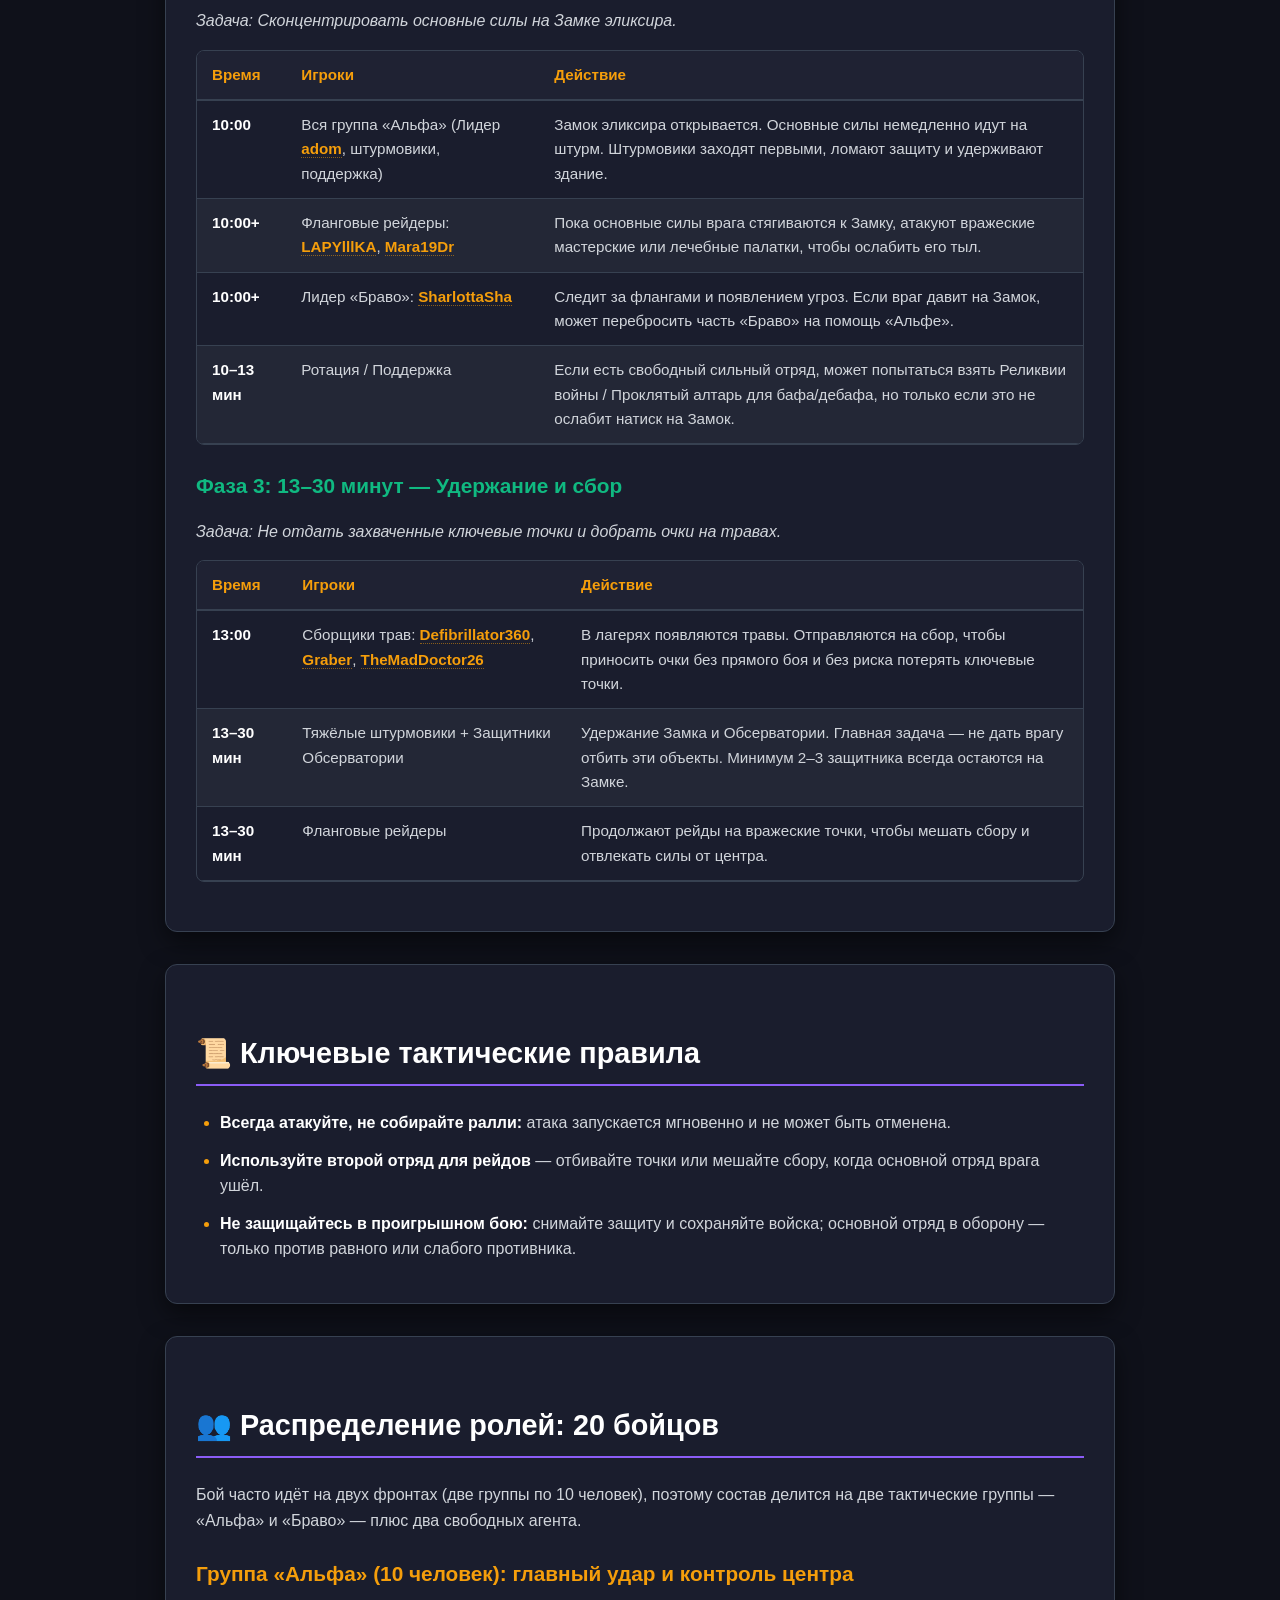
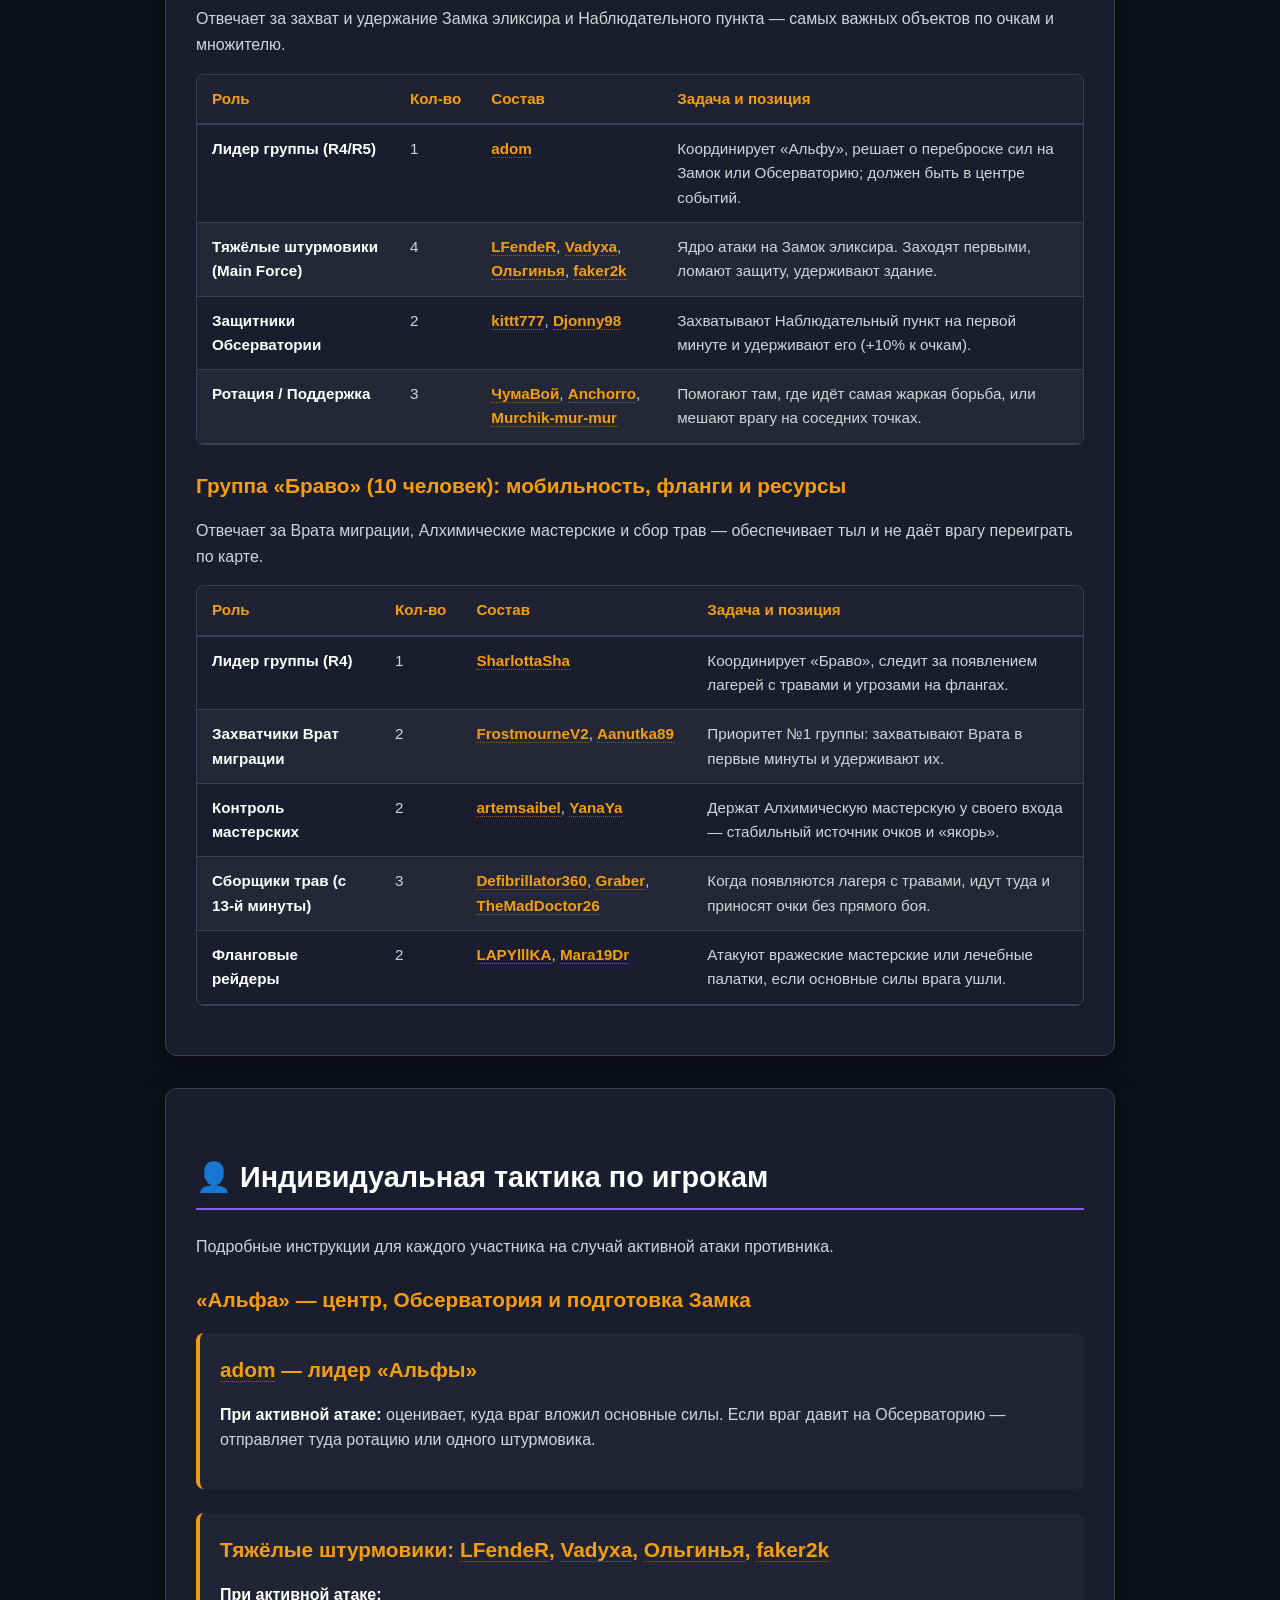
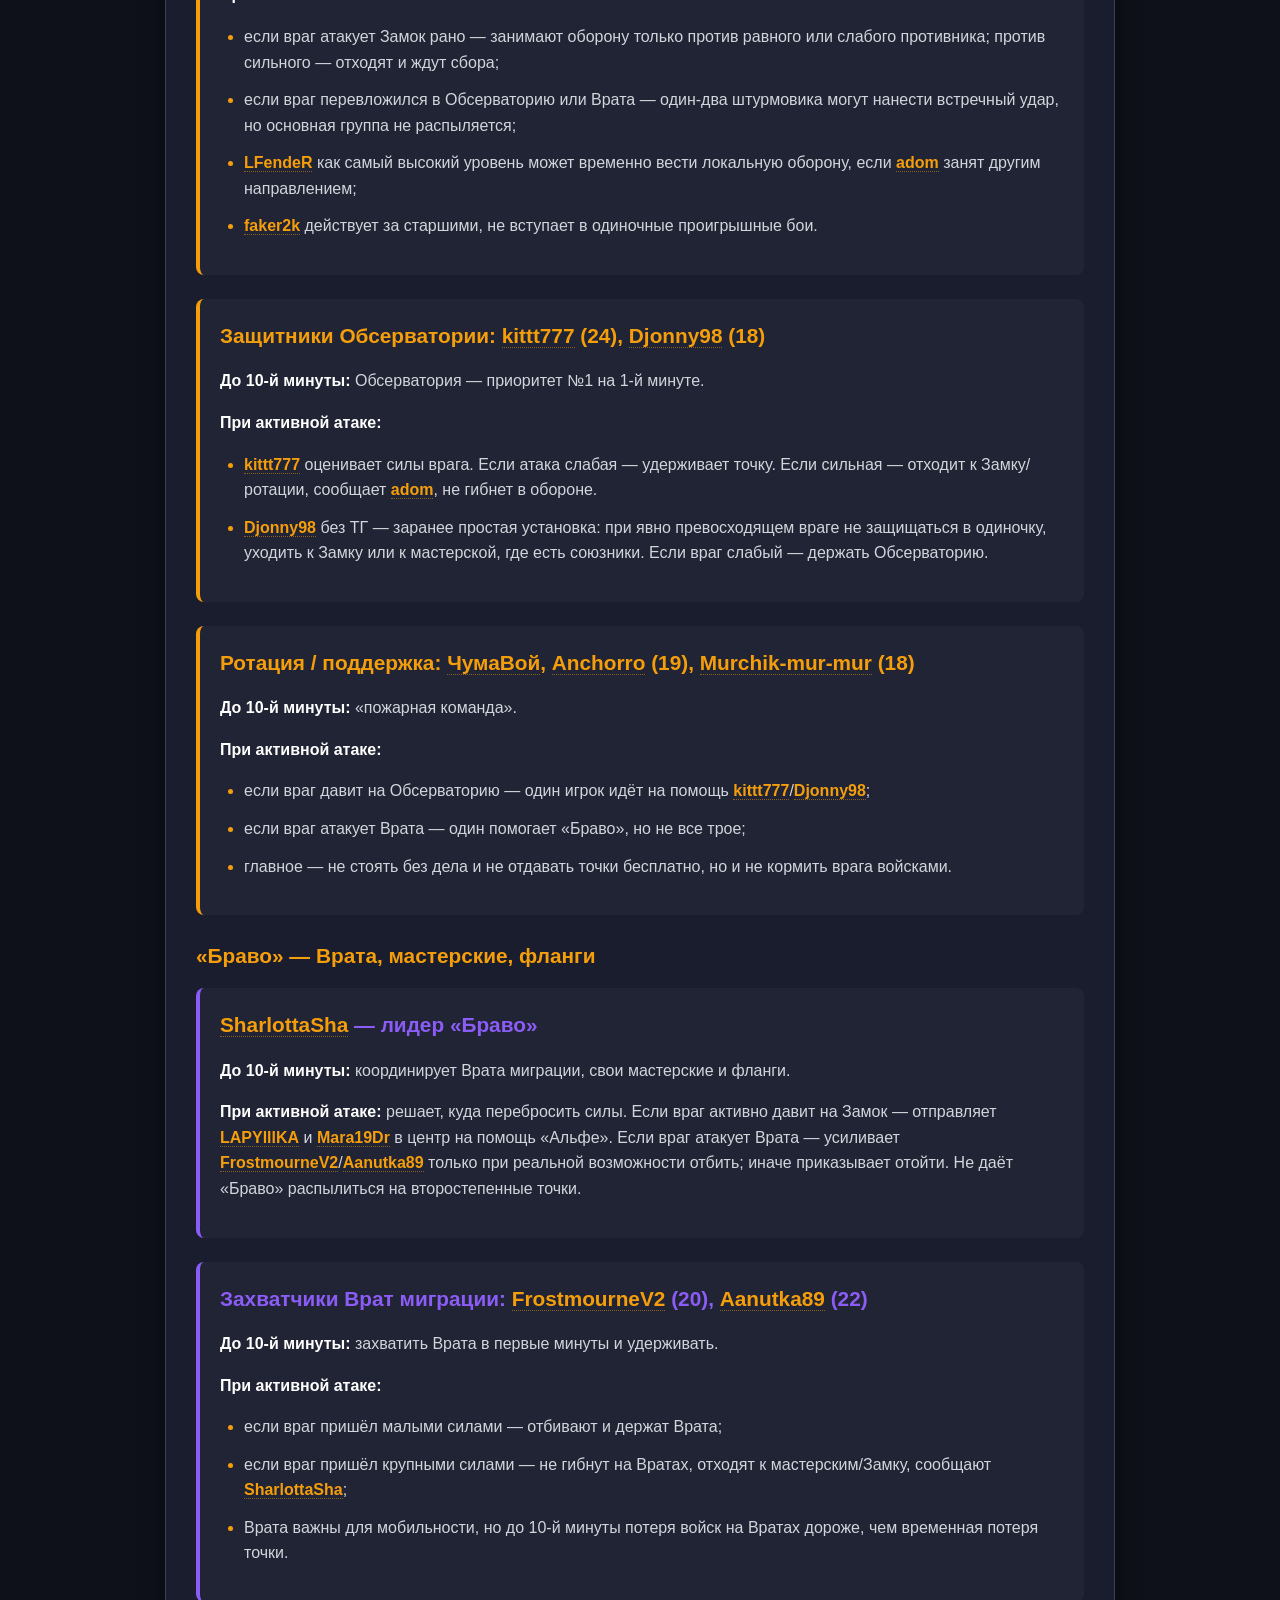
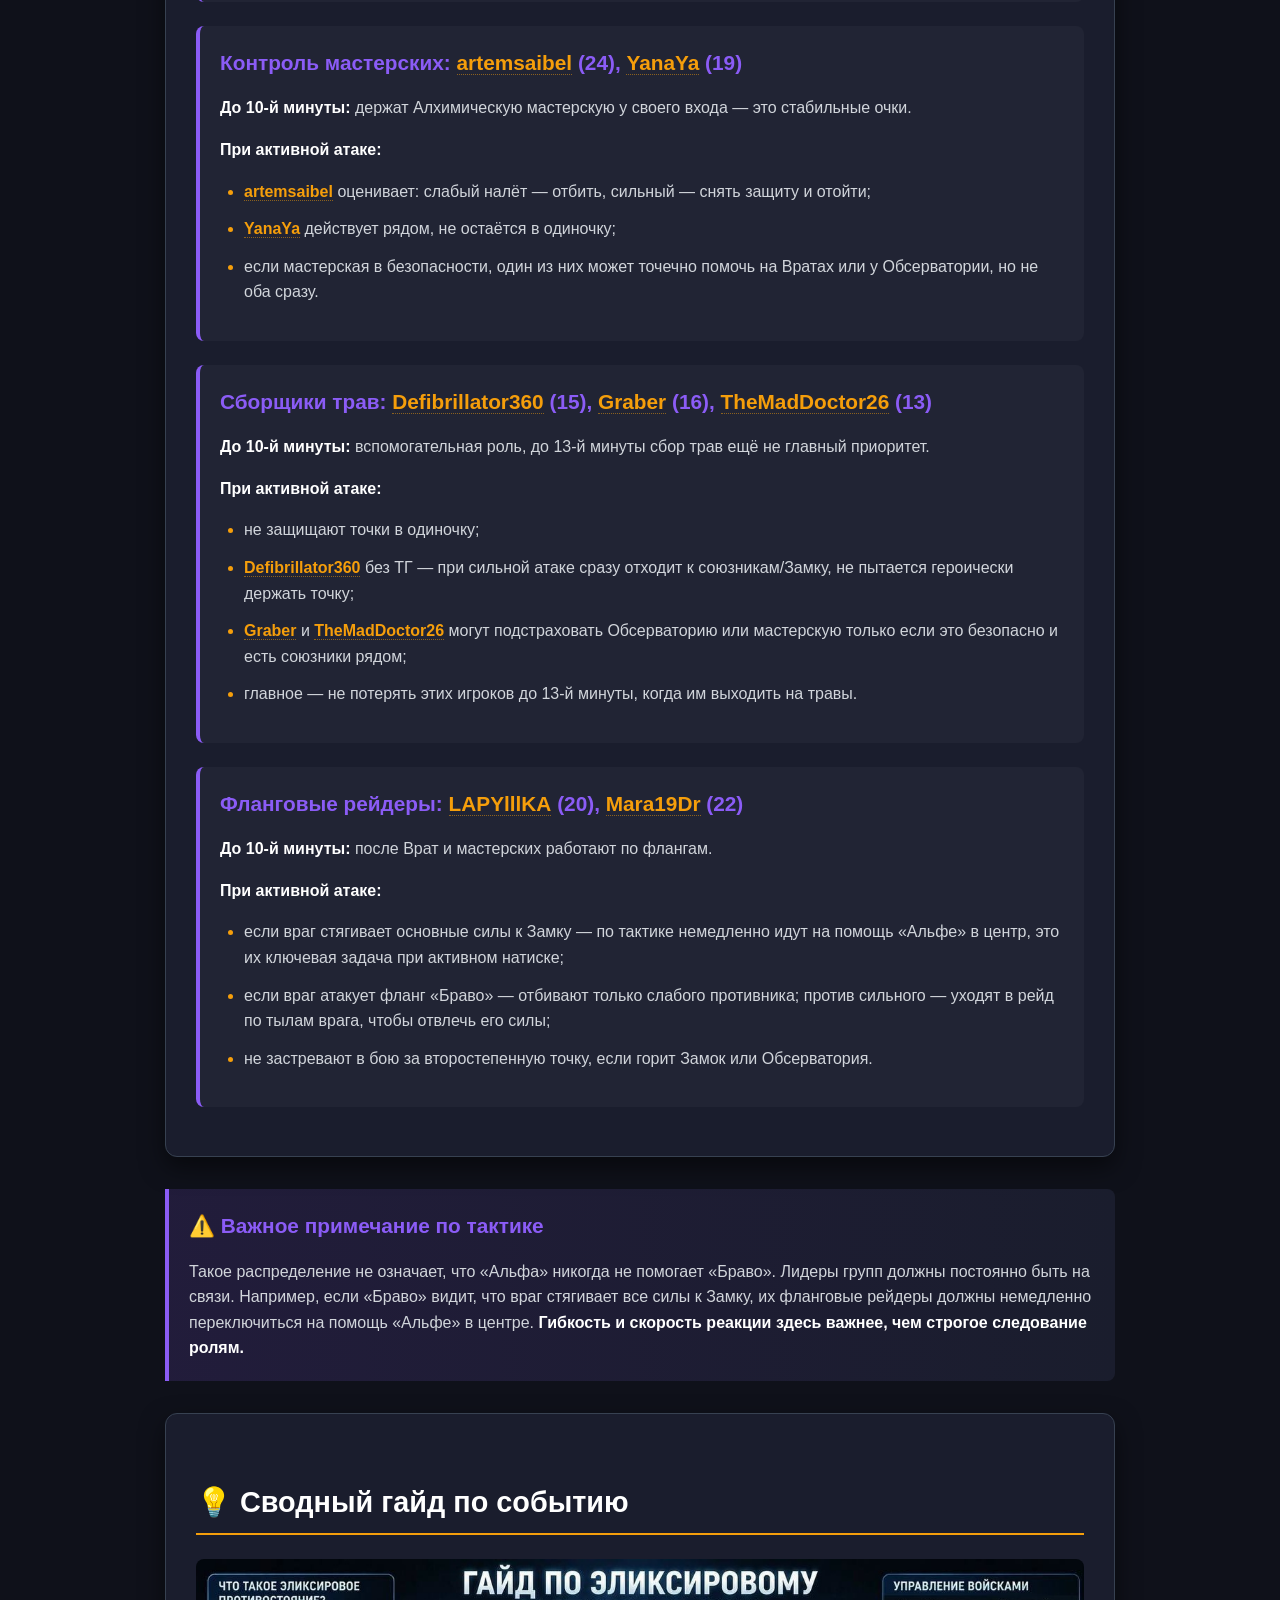
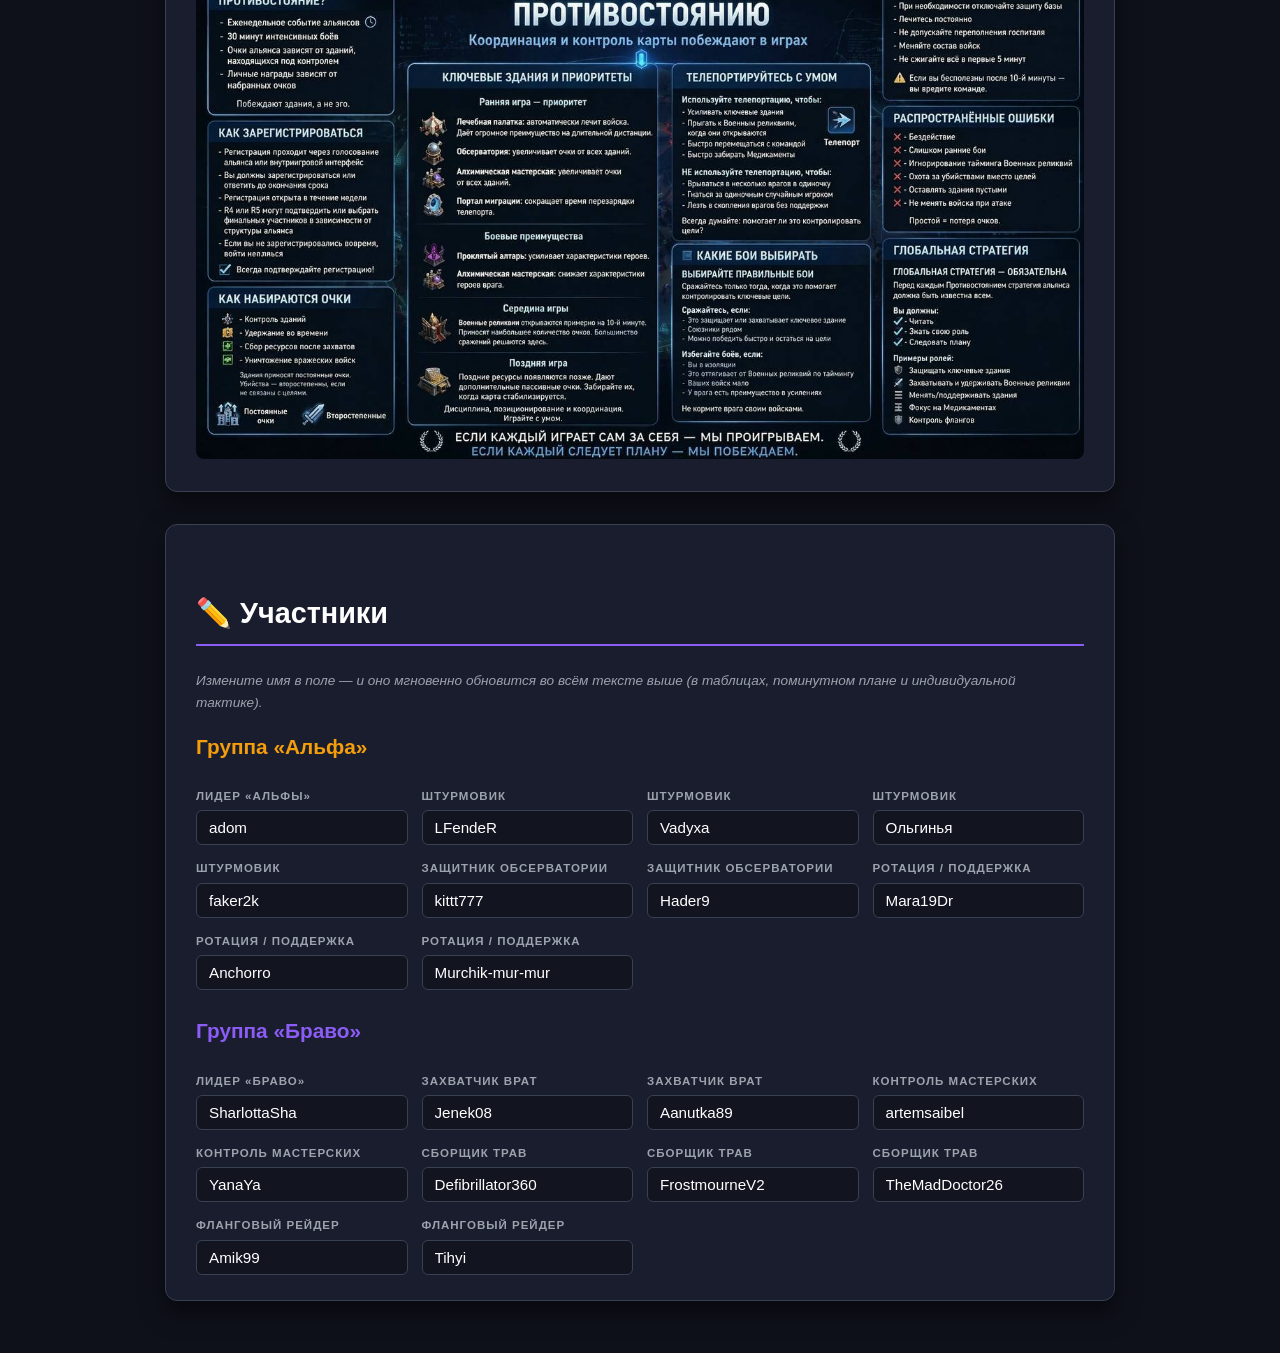
<file: elv2.html>
<!DOCTYPE html>
<html lang="ru">
<head>
    <meta charset="UTF-8">
    <meta name="viewport" content="width=device-width, initial-scale=1.0">
    <title>Гонка за эликсиром — тактика альянса</title>
    <style>
        :root {
            --bg-color: #0f111a;
            --card-bg: #1a1d2d;
            --text-main: #d1d5db;
            --text-muted: #9ca3af;
            --accent-gold: #f59e0b;
            --accent-purple: #8b5cf6;
            --accent-green: #10b981;
            --border-color: #374151;
            --table-stripe: #232736;
        }

        * {
            box-sizing: border-box;
            margin: 0;
            padding: 0;
        }

        body {
            font-family: 'Inter', -apple-system, BlinkMacSystemFont, "Segoe UI", Roboto, Helvetica, Arial, sans-serif;
            background-color: var(--bg-color);
            color: var(--text-main);
            line-height: 1.6;
            padding: 20px;
            background-image: radial-gradient(circle at 50% 0%, #1e1b4b 0%, var(--bg-color) 70%);
            background-attachment: fixed;
        }

        .container {
            max-width: 950px;
            margin: 0 auto;
        }

        h1, h2, h3, h4 {
            color: #ffffff;
            font-weight: 700;
            margin-bottom: 1rem;
        }

        h1 {
            font-size: 2.5rem;
            text-align: center;
            background: linear-gradient(90deg, var(--accent-gold), #fbbf24);
            -webkit-background-clip: text;
            -webkit-text-fill-color: transparent;
            margin-bottom: 0.5rem;
            text-transform: uppercase;
            letter-spacing: 1px;
        }

        h2 {
            font-size: 1.8rem;
            border-bottom: 2px solid var(--accent-purple);
            padding-bottom: 0.5rem;
            margin-top: 2.5rem;
            margin-bottom: 1.5rem;
            display: flex;
            align-items: center;
            gap: 10px;
        }

        h3 {
            font-size: 1.3rem;
            color: var(--accent-gold);
            margin-top: 1.5rem;
            margin-bottom: 1rem;
        }

        p {
            margin-bottom: 1rem;
        }

        strong {
            color: #ffffff;
        }

        .header-subtitle {
            text-align: center;
            color: var(--accent-purple);
            font-weight: 600;
            font-size: 1.1rem;
            margin-bottom: 3rem;
            letter-spacing: 2px;
            text-transform: uppercase;
        }

        .card {
            background-color: var(--card-bg);
            border-radius: 12px;
            padding: 25px 30px;
            margin-bottom: 2rem;
            box-shadow: 0 10px 25px rgba(0, 0, 0, 0.5);
            border: 1px solid var(--border-color);
            transition: transform 0.2s ease, box-shadow 0.2s ease;
        }

        .card:hover {
            transform: translateY(-2px);
            box-shadow: 0 15px 30px rgba(139, 92, 246, 0.1);
            border-color: rgba(139, 92, 246, 0.4);
        }

        ul, ol {
            padding-left: 1.5rem;
            margin-bottom: 1rem;
        }

        li {
            margin-bottom: 0.75rem;
        }

        li::marker {
            color: var(--accent-gold);
            font-weight: bold;
        }

        .image-placeholder {
            width: 100%;
            background-color: #121420;
            border: 2px dashed var(--border-color);
            border-radius: 8px;
            padding: 40px 20px;
            text-align: center;
            color: var(--text-muted);
            margin: 1.5rem 0;
            display: flex;
            flex-direction: column;
            align-items: center;
            justify-content: center;
            min-height: 200px;
        }

        .image-placeholder svg {
            width: 48px;
            height: 48px;
            margin-bottom: 10px;
            fill: var(--accent-purple);
            opacity: 0.7;
        }

        .image-caption {
            font-size: 0.9rem;
            color: var(--text-muted);
            text-align: center;
            margin-top: 0.5rem;
            font-style: italic;
        }

        .table-responsive {
            overflow-x: auto;
            margin-bottom: 1.5rem;
            border-radius: 8px;
            border: 1px solid var(--border-color);
        }

        table {
            width: 100%;
            border-collapse: collapse;
            text-align: left;
            font-size: 0.95rem;
        }

        th {
            background-color: #1f2233;
            color: var(--accent-gold);
            padding: 12px 15px;
            font-weight: 600;
            border-bottom: 2px solid var(--border-color);
            white-space: nowrap;
        }

        td {
            padding: 12px 15px;
            border-bottom: 1px solid var(--border-color);
            vertical-align: top;
        }

        tr:nth-child(even) {
            background-color: var(--table-stripe);
        }

        tr:hover {
            background-color: rgba(139, 92, 246, 0.1);
        }

        .badge {
            display: inline-block;
            background: rgba(245, 158, 11, 0.2);
            color: var(--accent-gold);
            padding: 2px 8px;
            border-radius: 4px;
            font-weight: bold;
            font-size: 0.9em;
            border: 1px solid rgba(245, 158, 11, 0.3);
        }

        .important-note {
            background: linear-gradient(90deg, rgba(139, 92, 246, 0.15) 0%, rgba(26, 29, 45, 1) 100%);
            border-left: 4px solid var(--accent-purple);
            padding: 20px;
            border-radius: 0 8px 8px 0;
            margin: 2rem 0;
        }

        .phase-box {
            background-color: rgba(255, 255, 255, 0.03);
            border-radius: 8px;
            padding: 20px;
            margin-bottom: 1.5rem;
            border-left: 4px solid var(--accent-green);
        }

        .phase-box h3 {
            margin-top: 0;
            color: var(--accent-green);
        }

        .phase-box.alpha {
            border-left-color: var(--accent-gold);
        }
        .phase-box.alpha h3 {
            color: var(--accent-gold);
        }
        .phase-box.bravo {
            border-left-color: var(--accent-purple);
        }
        .phase-box.bravo h3 {
            color: var(--accent-purple);
        }

        .highlight-text {
            color: var(--accent-gold);
            font-weight: bold;
        }

        .emoji-icon {
            font-size: 1.5rem;
            margin-right: 10px;
            vertical-align: middle;
        }

        /* ── Player names (editable) ── */
        .player-name {
            color: var(--accent-gold);
            font-weight: 600;
            border-bottom: 1px dotted rgba(245, 158, 11, 0.5);
            cursor: help;
            transition: color 0.2s ease, border-color 0.2s ease;
        }
        .player-name:hover {
            color: #fbbf24;
            border-bottom-color: #fbbf24;
        }

        /* ── Participants inputs ── */
        .participants-grid {
            display: grid;
            grid-template-columns: repeat(auto-fill, minmax(190px, 1fr));
            gap: 14px;
            margin-top: 1.5rem;
        }

        .input-group {
            display: flex;
            flex-direction: column;
            gap: 5px;
        }

        .input-group label {
            font-size: 0.72rem;
            color: var(--text-muted);
            text-transform: uppercase;
            letter-spacing: 1px;
            font-weight: 600;
        }

        .player-input {
            background-color: #121420;
            border: 1px solid var(--border-color);
            border-radius: 6px;
            padding: 8px 12px;
            color: #ffffff;
            font-family: inherit;
            font-size: 0.95rem;
            transition: border-color 0.2s ease, box-shadow 0.2s ease;
        }

        .player-input:focus {
            outline: none;
            border-color: var(--accent-gold);
            box-shadow: 0 0 0 2px rgba(245, 158, 11, 0.2);
        }

        .player-input::placeholder {
            color: #4b5563;
        }

        .participant-hint {
            font-size: 0.85rem;
            color: var(--text-muted);
            margin-bottom: 0.5rem;
            font-style: italic;
        }

        @media (max-width: 600px) {
            h1 { font-size: 1.8rem; }
            h2 { font-size: 1.4rem; }
            .card { padding: 15px; }
            table { font-size: 0.85rem; }
            th, td { padding: 8px 10px; }
            .participants-grid { grid-template-columns: 1fr 1fr; }
        }
    </style>
</head>
<body>

<div class="container">
    <h1>Гонка за эликсиром</h1>
    <div class="header-subtitle">Тактика альянса • Last Asylum: Plague</div>

    <!-- ═══════════════════════════════════════════════════════
         РАЗДЕЛ 1: Строения
    ═══════════════════════════════════════════════════════ -->
    <div class="card">
        <h2>🏰 Ключевые строения и их приоритет</h2>
        <p>На карте 11 строений, и они открываются поэтапно. Вот главные цели:</p>
        <ul>
            <li><strong>Наблюдательный пункт (Обсерватория):</strong> открывается с первой минуты, даёт <span class="badge">+10%</span> ко всем очкам альянса. Брать его нужно как можно раньше — в начале боя он окупается многократно, а под конец почти бесполезен.</li>
            <li><strong>Врата миграции:</strong> доступны сразу, сокращают перезарядку перемещения на <span class="badge">50%</span>, что даёт мобильность и скорость реакции.</li>
            <li><strong>Алхимические мастерские:</strong> стоят у входов каждого альянса, дают много очков (<span class="badge">30/20</span>) и доступны с первой минуты.</li>
            <li><strong>Замок эликсира:</strong> главная цель, открывается на 10-й минуте, даёт больше всего очков (<span class="badge">48/32</span>).</li>
            <li><strong>Лечебные палатки:</strong> лечат 15 раненых каждые 10 секунд.</li>
            <li><strong>Реликвии войны и Проклятый алтарь:</strong> открываются вместе с Замком, дают баф союзникам или дебаф врагам на <span class="badge">15%</span>.</li>
            <li><strong>Лагеря с травами:</strong> появляются с 13-й минуты — сбор трав приносит очки без прямого боя.</li>
        </ul>

        <img src="1.png" style="width:100%; border-radius:8px;" alt="...">
    </div>

    <!-- ═══════════════════════════════════════════════════════
         РАЗДЕЛ 2: Приоритет захвата
    ═══════════════════════════════════════════════════════ -->
    <div class="card">
        <h2>🎯 Приоритет захвата точек</h2>
        <p>Порядок захвата по важности и темпам открытия (номера приоритета):</p>
        <ol>
            <li><strong>Наблюдательный пункт</strong> — брать первым (+10% ко всем очкам альянса).</li>
            <li><strong>Врата миграции</strong> — сразу после, ради мобильности (-50% перезарядки перемещения).</li>
            <li><strong>Алхимическая мастерская у своего входа</strong> — «якорь» и стабильный источник очков.</li>
            <li><strong>Замок эликсира</strong> — с 10-й минуты главная концентрация сил (48/32).</li>
            <li><strong>Реликвии войны / Проклятый алтарь</strong> — баф/дебаф, берут ради контроля над Замком.</li>
            <li><strong>Лечебные палатки</strong> — держат армию в бою.</li>
            <li><strong>Лагеря с травами</strong> (с 13-й минуты) — очки без боя.</li>
        </ol>

        <img src="2.jpg" style="width:100%; border-radius:8px;" alt="...">
    </div>

    <!-- ═══════════════════════════════════════════════════════
         РАЗДЕЛ 3: Тактика
    ═══════════════════════════════════════════════════════ -->
    <div class="card">
        <h2>⚔️ Тактика</h2>
        <p>Строим бой по принципу темпа и мобильности:</p>
        <ul>
            <li><strong>1. Сначала темп, потом очки.</strong> Захватите Наблюдательный пункт и Врата миграции, чтобы получить множитель очков и скорость перемещения. Без этого нас будут переигрывать по всей карте.</li>
            <li><strong>2. Проверка боем.</strong> Более слабые, отправляйте слабые походы первыми. Так вы проверите, стоит ли у врага защита, и не сольёте сильный марш впустую.</li>
            <li><strong>3. Не защищайтесь всеми силами.</strong> Против заведомо более сильного противника лучше снять защиту и сохранить войска, чем отдать их в мясорубке. Основной отряд включайте в оборону только против равного или слабого врага.</li>
            <li><strong>4. Сбор трав (с 13-й минуты).</strong> На карте появляются лагеря с травами. Отправляйте туда отряды (можно слабых), чтобы получать очки без прямого боя.</li>
        </ul>
    </div>

    <!-- ═══════════════════════════════════════════════════════
         РАЗДЕЛ 4: Пошаговый план по фазам
    ═══════════════════════════════════════════════════════ -->
    <div class="card">
        <h2>⏱️ Пошаговый план по фазам</h2>

        <div class="phase-box">
            <h3>Фаза 1: первые 10 минут — захват темпа</h3>
            <p>Нельзя просто стоять на точке. Ваша задача — взять здания, которые дают максимальный стартовый разгон.</p>
            <ol>
                <li><strong>Наблюдательный пункт</strong> — брать первым, +10% ко всем очкам.</li>
                <li><strong>Врата миграции</strong> — критично для контроля, -50% перезарядки перемещения.</li>
                <li><strong>Алхимическая мастерская у своего входа</strong> — «якорь» и много очков. <em>Не оставляйте их без защиты.</em></li>
            </ol>
        </div>

        <div class="phase-box">
            <h3>Фаза 2: 10–13 минут — борьба за центр</h3>
            <p>На 10-й минуте открывается Замок эликсира.</p>
            <ul>
                <li><strong>Замок эликсира</strong> — главная цель, даёт больше всего очков (48/32). Основные силы альянса должны сконцентрироваться на его захвате и удержании. <strong>Никогда не покидайте Замок, если он уже ваш;</strong> всегда оставляйте там минимум 2–3 защитников.</li>
                <li><strong>Реликвии войны / Проклятый алтарь</strong> — ситуативно. Дают баф союзникам или дебаф врагам, берут, если есть свободный сильный отряд, который не нужен в центре. Не распыляйте силы.</li>
            </ul>
            <p><strong>Действие:</strong> пока основная группа штурмует Замок, отряд поддержки может попытаться взять Реликвии, но только если это не ослабит натиск на центр.</p>
        </div>

        <div class="phase-box">
            <h3>Фаза 3: 13–30 минут — удержание и сбор</h3>
            <ul>
                <li><strong>Сбор трав (с 13-й минуты).</strong> Отправляйте слабых или освободившихся игроков в лагеря, чтобы они приносили очки без риска потерять ключевые точки.</li>
                <li><strong>Контроль, а не захват.</strong> Главная задача — не дать врагу отбить Замок и Обсерваторию. Если у вас численное преимущество на точке, сразу перемещайтесь туда, где нужна помощь.</li>
            </ul>
        </div>
    </div>

    <!-- ═══════════════════════════════════════════════════════
         РАЗДЕЛ 5: Поминутный план захвата (NEW)
    ═══════════════════════════════════════════════════════ -->
    <div class="card">
        <h2>⏱️ Поминутный план захвата</h2>
        <p>Детальный план по минутам с конкретными исполнителями.</p>

        <h3 style="color: var(--accent-green);">Фаза 1: 0–10 минут — Захват темпа</h3>
        <p><em>Задача: Взять здания, дающие максимальный стартовый разгон, и обеспечить мобильность.</em></p>
        <div class="table-responsive">
            <table>
                <thead>
                    <tr><th>Время</th><th>Игроки</th><th>Действие</th></tr>
                </thead>
                <tbody>
                    <tr>
                        <td><strong>0–1 мин</strong></td>
                        <td>Защитники Обсерватории: <span class="player-name" data-player="kittt777">kittt777</span>, <span class="player-name" data-player="Djonny98">Djonny98</span></td>
                        <td>Немедленно захватывают Наблюдательный пункт. Это приоритет №1, чтобы включить множитель очков для всего альянса.</td>
                    </tr>
                    <tr>
                        <td><strong>0–2 мин</strong></td>
                        <td>Захватчики Врат миграции: <span class="player-name" data-player="FrostmourneV2">FrostmourneV2</span>, <span class="player-name" data-player="Aanutka89">Aanutka89</span></td>
                        <td>Сразу идут на Врата миграции. Контроль над ними даёт скорость перемещения, без которой альянс будет проигрывать по карте.</td>
                    </tr>
                    <tr>
                        <td><strong>1–5 мин</strong></td>
                        <td>Контроль мастерских: <span class="player-name" data-player="artemsaibel">artemsaibel</span>, <span class="player-name" data-player="YanaYa">YanaYa</span></td>
                        <td>Занимают Алхимическую мастерскую у своего входа. Это стабильный источник очков и «якорь», который нельзя оставлять без защиты.</td>
                    </tr>
                    <tr>
                        <td><strong>2–10 мин</strong></td>
                        <td>Тяжёлые штурмовики: <span class="player-name" data-player="LFendeR">LFendeR</span>, <span class="player-name" data-player="Vadyxa">Vadyxa</span>, <span class="player-name" data-player="Ольгинья">Ольгинья</span>, <span class="player-name" data-player="faker2k">faker2k</span></td>
                        <td>Ядро атаки. Начинают давление на центральные точки и мастерские противника, чтобы не дать врагу набрать очки. Не распыляются, а готовятся к рывку на Замок.</td>
                    </tr>
                    <tr>
                        <td><strong>Постоянно</strong></td>
                        <td>Ротация / Поддержка: <span class="player-name" data-player="ЧумаВой">ЧумаВой</span>, <span class="player-name" data-player="Anchorro">Anchorro</span>, <span class="player-name" data-player="Murchik-mur-mur">Murchik-mur-mur</span></td>
                        <td>Помогают там, где начинается самая жаркая борьба, или мешают врагу на соседних точках. Действуют как «скорая помощь» для Альфы и Браво.</td>
                    </tr>
                </tbody>
            </table>
        </div>

        <h3 style="color: var(--accent-green);">Фаза 2: 10–13 минут — Борьба за центр</h3>
        <p><em>Задача: Сконцентрировать основные силы на Замке эликсира.</em></p>
        <div class="table-responsive">
            <table>
                <thead>
                    <tr><th>Время</th><th>Игроки</th><th>Действие</th></tr>
                </thead>
                <tbody>
                    <tr>
                        <td><strong>10:00</strong></td>
                        <td>Вся группа «Альфа» (Лидер <span class="player-name" data-player="adom">adom</span>, штурмовики, поддержка)</td>
                        <td>Замок эликсира открывается. Основные силы немедленно идут на штурм. Штурмовики заходят первыми, ломают защиту и удерживают здание.</td>
                    </tr>
                    <tr>
                        <td><strong>10:00+</strong></td>
                        <td>Фланговые рейдеры: <span class="player-name" data-player="LAPYlllKA">LAPYlllKA</span>, <span class="player-name" data-player="Mara19Dr">Mara19Dr</span></td>
                        <td>Пока основные силы врага стягиваются к Замку, атакуют вражеские мастерские или лечебные палатки, чтобы ослабить его тыл.</td>
                    </tr>
                    <tr>
                        <td><strong>10:00+</strong></td>
                        <td>Лидер «Браво»: <span class="player-name" data-player="SharlottaSha">SharlottaSha</span></td>
                        <td>Следит за флангами и появлением угроз. Если враг давит на Замок, может перебросить часть «Браво» на помощь «Альфе».</td>
                    </tr>
                    <tr>
                        <td><strong>10–13 мин</strong></td>
                        <td>Ротация / Поддержка</td>
                        <td>Если есть свободный сильный отряд, может попытаться взять Реликвии войны / Проклятый алтарь для бафа/дебафа, но только если это не ослабит натиск на Замок.</td>
                    </tr>
                </tbody>
            </table>
        </div>

        <h3 style="color: var(--accent-green);">Фаза 3: 13–30 минут — Удержание и сбор</h3>
        <p><em>Задача: Не отдать захваченные ключевые точки и добрать очки на травах.</em></p>
        <div class="table-responsive">
            <table>
                <thead>
                    <tr><th>Время</th><th>Игроки</th><th>Действие</th></tr>
                </thead>
                <tbody>
                    <tr>
                        <td><strong>13:00</strong></td>
                        <td>Сборщики трав: <span class="player-name" data-player="Defibrillator360">Defibrillator360</span>, <span class="player-name" data-player="Graber">Graber</span>, <span class="player-name" data-player="TheMadDoctor26">TheMadDoctor26</span></td>
                        <td>В лагерях появляются травы. Отправляются на сбор, чтобы приносить очки без прямого боя и без риска потерять ключевые точки.</td>
                    </tr>
                    <tr>
                        <td><strong>13–30 мин</strong></td>
                        <td>Тяжёлые штурмовики + Защитники Обсерватории</td>
                        <td>Удержание Замка и Обсерватории. Главная задача — не дать врагу отбить эти объекты. Минимум 2–3 защитника всегда остаются на Замке.</td>
                    </tr>
                    <tr>
                        <td><strong>13–30 мин</strong></td>
                        <td>Фланговые рейдеры</td>
                        <td>Продолжают рейды на вражеские точки, чтобы мешать сбору и отвлекать силы от центра.</td>
                    </tr>
                </tbody>
            </table>
        </div>
    </div>

    <!-- ═══════════════════════════════════════════════════════
         РАЗДЕЛ 6: Ключевые правила
    ═══════════════════════════════════════════════════════ -->
    <div class="card">
        <h2>📜 Ключевые тактические правила</h2>
        <ul>
            <li><strong>Всегда атакуйте, не собирайте ралли:</strong> атака запускается мгновенно и не может быть отменена.</li>
            <li><strong>Используйте второй отряд для рейдов</strong> — отбивайте точки или мешайте сбору, когда основной отряд врага ушёл.</li>
            <li><strong>Не защищайтесь в проигрышном бою:</strong> снимайте защиту и сохраняйте войска; основной отряд в оборону — только против равного или слабого противника.</li>
        </ul>
    </div>

    <!-- ═══════════════════════════════════════════════════════
         РАЗДЕЛ 7: Распределение ролей (с составом)
    ═══════════════════════════════════════════════════════ -->
    <div class="card">
        <h2>👥 Распределение ролей: 20 бойцов</h2>
        <p>Бой часто идёт на двух фронтах (две группы по 10 человек), поэтому состав делится на две тактические группы — «Альфа» и «Браво» — плюс два свободных агента.</p>

        <h3>Группа «Альфа» (10 человек): главный удар и контроль центра</h3>
        <p>Отвечает за захват и удержание Замка эликсира и Наблюдательного пункта — самых важных объектов по очкам и множителю.</p>
        
        <div class="table-responsive">
            <table>
                <thead>
                    <tr>
                        <th>Роль</th>
                        <th>Кол-во</th>
                        <th>Состав</th>
                        <th>Задача и позиция</th>
                    </tr>
                </thead>
                <tbody>
                    <tr>
                        <td><strong>Лидер группы (R4/R5)</strong></td>
                        <td>1</td>
                        <td><span class="player-name" data-player="adom">adom</span></td>
                        <td>Координирует «Альфу», решает о переброске сил на Замок или Обсерваторию; должен быть в центре событий.</td>
                    </tr>
                    <tr>
                        <td><strong>Тяжёлые штурмовики (Main Force)</strong></td>
                        <td>4</td>
                        <td><span class="player-name" data-player="LFendeR">LFendeR</span>, <span class="player-name" data-player="Vadyxa">Vadyxa</span>, <span class="player-name" data-player="Ольгинья">Ольгинья</span>, <span class="player-name" data-player="faker2k">faker2k</span></td>
                        <td>Ядро атаки на Замок эликсира. Заходят первыми, ломают защиту, удерживают здание.</td>
                    </tr>
                    <tr>
                        <td><strong>Защитники Обсерватории</strong></td>
                        <td>2</td>
                        <td><span class="player-name" data-player="kittt777">kittt777</span>, <span class="player-name" data-player="Djonny98">Djonny98</span></td>
                        <td>Захватывают Наблюдательный пункт на первой минуте и удерживают его (+10% к очкам).</td>
                    </tr>
                    <tr>
                        <td><strong>Ротация / Поддержка</strong></td>
                        <td>3</td>
                        <td><span class="player-name" data-player="ЧумаВой">ЧумаВой</span>, <span class="player-name" data-player="Anchorro">Anchorro</span>, <span class="player-name" data-player="Murchik-mur-mur">Murchik-mur-mur</span></td>
                        <td>Помогают там, где идёт самая жаркая борьба, или мешают врагу на соседних точках.</td>
                    </tr>
                </tbody>
            </table>
        </div>

        <h3>Группа «Браво» (10 человек): мобильность, фланги и ресурсы</h3>
        <p>Отвечает за Врата миграции, Алхимические мастерские и сбор трав — обеспечивает тыл и не даёт врагу переиграть по карте.</p>

        <div class="table-responsive">
            <table>
                <thead>
                    <tr>
                        <th>Роль</th>
                        <th>Кол-во</th>
                        <th>Состав</th>
                        <th>Задача и позиция</th>
                    </tr>
                </thead>
                <tbody>
                    <tr>
                        <td><strong>Лидер группы (R4)</strong></td>
                        <td>1</td>
                        <td><span class="player-name" data-player="SharlottaSha">SharlottaSha</span></td>
                        <td>Координирует «Браво», следит за появлением лагерей с травами и угрозами на флангах.</td>
                    </tr>
                    <tr>
                        <td><strong>Захватчики Врат миграции</strong></td>
                        <td>2</td>
                        <td><span class="player-name" data-player="FrostmourneV2">FrostmourneV2</span>, <span class="player-name" data-player="Aanutka89">Aanutka89</span></td>
                        <td>Приоритет №1 группы: захватывают Врата в первые минуты и удерживают их.</td>
                    </tr>
                    <tr>
                        <td><strong>Контроль мастерских</strong></td>
                        <td>2</td>
                        <td><span class="player-name" data-player="artemsaibel">artemsaibel</span>, <span class="player-name" data-player="YanaYa">YanaYa</span></td>
                        <td>Держат Алхимическую мастерскую у своего входа — стабильный источник очков и «якорь».</td>
                    </tr>
                    <tr>
                        <td><strong>Сборщики трав (с 13-й минуты)</strong></td>
                        <td>3</td>
                        <td><span class="player-name" data-player="Defibrillator360">Defibrillator360</span>, <span class="player-name" data-player="Graber">Graber</span>, <span class="player-name" data-player="TheMadDoctor26">TheMadDoctor26</span></td>
                        <td>Когда появляются лагеря с травами, идут туда и приносят очки без прямого боя.</td>
                    </tr>
                    <tr>
                        <td><strong>Фланговые рейдеры</strong></td>
                        <td>2</td>
                        <td><span class="player-name" data-player="LAPYlllKA">LAPYlllKA</span>, <span class="player-name" data-player="Mara19Dr">Mara19Dr</span></td>
                        <td>Атакуют вражеские мастерские или лечебные палатки, если основные силы врага ушли.</td>
                    </tr>
                </tbody>
            </table>
        </div>
    </div>

    <!-- ═══════════════════════════════════════════════════════
         РАЗДЕЛ 8: Индивидуальная тактика (NEW)
    ═══════════════════════════════════════════════════════ -->
    <div class="card">
        <h2>👤 Индивидуальная тактика по игрокам</h2>
        <p>Подробные инструкции для каждого участника на случай активной атаки противника.</p>

        <h3>«Альфа» — центр, Обсерватория и подготовка Замка</h3>

        <div class="phase-box alpha">
            <h3><span class="player-name" data-player="adom">adom</span> — лидер «Альфы»</h3>
            <p><strong>При активной атаке:</strong> оценивает, куда враг вложил основные силы. Если враг давит на Обсерваторию — отправляет туда ротацию или одного штурмовика.</p>
        </div>

        <div class="phase-box alpha">
            <h3>Тяжёлые штурмовики: <span class="player-name" data-player="LFendeR">LFendeR</span>, <span class="player-name" data-player="Vadyxa">Vadyxa</span>, <span class="player-name" data-player="Ольгинья">Ольгинья</span>, <span class="player-name" data-player="faker2k">faker2k</span></h3>
            <p><strong>При активной атаке:</strong></p>
            <ul>
                <li>если враг атакует Замок рано — занимают оборону только против равного или слабого противника; против сильного — отходят и ждут сбора;</li>
                <li>если враг перевложился в Обсерваторию или Врата — один-два штурмовика могут нанести встречный удар, но основная группа не распыляется;</li>
                <li><span class="player-name" data-player="LFendeR">LFendeR</span> как самый высокий уровень может временно вести локальную оборону, если <span class="player-name" data-player="adom">adom</span> занят другим направлением;</li>
                <li><span class="player-name" data-player="faker2k">faker2k</span> действует за старшими, не вступает в одиночные проигрышные бои.</li>
            </ul>
        </div>

        <div class="phase-box alpha">
            <h3>Защитники Обсерватории: <span class="player-name" data-player="kittt777">kittt777</span> (24), <span class="player-name" data-player="Djonny98">Djonny98</span> (18)</h3>
            <p><strong>До 10-й минуты:</strong> Обсерватория — приоритет №1 на 1-й минуте.</p>
            <p><strong>При активной атаке:</strong></p>
            <ul>
                <li><span class="player-name" data-player="kittt777">kittt777</span> оценивает силы врага. Если атака слабая — удерживает точку. Если сильная — отходит к Замку/ротации, сообщает <span class="player-name" data-player="adom">adom</span>, не гибнет в обороне.</li>
                <li><span class="player-name" data-player="Djonny98">Djonny98</span> без ТГ — заранее простая установка: при явно превосходящем враге не защищаться в одиночку, уходить к Замку или к мастерской, где есть союзники. Если враг слабый — держать Обсерваторию.</li>
            </ul>
        </div>

        <div class="phase-box alpha">
            <h3>Ротация / поддержка: <span class="player-name" data-player="ЧумаВой">ЧумаВой</span>, <span class="player-name" data-player="Anchorro">Anchorro</span> (19), <span class="player-name" data-player="Murchik-mur-mur">Murchik-mur-mur</span> (18)</h3>
            <p><strong>До 10-й минуты:</strong> «пожарная команда».</p>
            <p><strong>При активной атаке:</strong></p>
            <ul>
                <li>если враг давит на Обсерваторию — один игрок идёт на помощь <span class="player-name" data-player="kittt777">kittt777</span>/<span class="player-name" data-player="Djonny98">Djonny98</span>;</li>
                <li>если враг атакует Врата — один помогает «Браво», но не все трое;</li>
                <li>главное — не стоять без дела и не отдавать точки бесплатно, но и не кормить врага войсками.</li>
            </ul>
        </div>

        <h3>«Браво» — Врата, мастерские, фланги</h3>

        <div class="phase-box bravo">
            <h3><span class="player-name" data-player="SharlottaSha">SharlottaSha</span> — лидер «Браво»</h3>
            <p><strong>До 10-й минуты:</strong> координирует Врата миграции, свои мастерские и фланги.</p>
            <p><strong>При активной атаке:</strong> решает, куда перебросить силы. Если враг активно давит на Замок — отправляет <span class="player-name" data-player="LAPYlllKA">LAPYlllKA</span> и <span class="player-name" data-player="Mara19Dr">Mara19Dr</span> в центр на помощь «Альфе». Если враг атакует Врата — усиливает <span class="player-name" data-player="FrostmourneV2">FrostmourneV2</span>/<span class="player-name" data-player="Aanutka89">Aanutka89</span> только при реальной возможности отбить; иначе приказывает отойти. Не даёт «Браво» распылиться на второстепенные точки.</p>
        </div>

        <div class="phase-box bravo">
            <h3>Захватчики Врат миграции: <span class="player-name" data-player="FrostmourneV2">FrostmourneV2</span> (20), <span class="player-name" data-player="Aanutka89">Aanutka89</span> (22)</h3>
            <p><strong>До 10-й минуты:</strong> захватить Врата в первые минуты и удерживать.</p>
            <p><strong>При активной атаке:</strong></p>
            <ul>
                <li>если враг пришёл малыми силами — отбивают и держат Врата;</li>
                <li>если враг пришёл крупными силами — не гибнут на Вратах, отходят к мастерским/Замку, сообщают <span class="player-name" data-player="SharlottaSha">SharlottaSha</span>;</li>
                <li>Врата важны для мобильности, но до 10-й минуты потеря войск на Вратах дороже, чем временная потеря точки.</li>
            </ul>
        </div>

        <div class="phase-box bravo">
            <h3>Контроль мастерских: <span class="player-name" data-player="artemsaibel">artemsaibel</span> (24), <span class="player-name" data-player="YanaYa">YanaYa</span> (19)</h3>
            <p><strong>До 10-й минуты:</strong> держат Алхимическую мастерскую у своего входа — это стабильные очки.</p>
            <p><strong>При активной атаке:</strong></p>
            <ul>
                <li><span class="player-name" data-player="artemsaibel">artemsaibel</span> оценивает: слабый налёт — отбить, сильный — снять защиту и отойти;</li>
                <li><span class="player-name" data-player="YanaYa">YanaYa</span> действует рядом, не остаётся в одиночку;</li>
                <li>если мастерская в безопасности, один из них может точечно помочь на Вратах или у Обсерватории, но не оба сразу.</li>
            </ul>
        </div>

        <div class="phase-box bravo">
            <h3>Сборщики трав: <span class="player-name" data-player="Defibrillator360">Defibrillator360</span> (15), <span class="player-name" data-player="Graber">Graber</span> (16), <span class="player-name" data-player="TheMadDoctor26">TheMadDoctor26</span> (13)</h3>
            <p><strong>До 10-й минуты:</strong> вспомогательная роль, до 13-й минуты сбор трав ещё не главный приоритет.</p>
            <p><strong>При активной атаке:</strong></p>
            <ul>
                <li>не защищают точки в одиночку;</li>
                <li><span class="player-name" data-player="Defibrillator360">Defibrillator360</span> без ТГ — при сильной атаке сразу отходит к союзникам/Замку, не пытается героически держать точку;</li>
                <li><span class="player-name" data-player="Graber">Graber</span> и <span class="player-name" data-player="TheMadDoctor26">TheMadDoctor26</span> могут подстраховать Обсерваторию или мастерскую только если это безопасно и есть союзники рядом;</li>
                <li>главное — не потерять этих игроков до 13-й минуты, когда им выходить на травы.</li>
            </ul>
        </div>

        <div class="phase-box bravo">
            <h3>Фланговые рейдеры: <span class="player-name" data-player="LAPYlllKA">LAPYlllKA</span> (20), <span class="player-name" data-player="Mara19Dr">Mara19Dr</span> (22)</h3>
            <p><strong>До 10-й минуты:</strong> после Врат и мастерских работают по флангам.</p>
            <p><strong>При активной атаке:</strong></p>
            <ul>
                <li>если враг стягивает основные силы к Замку — по тактике немедленно идут на помощь «Альфе» в центр, это их ключевая задача при активном натиске;</li>
                <li>если враг атакует фланг «Браво» — отбивают только слабого противника; против сильного — уходят в рейд по тылам врага, чтобы отвлечь его силы;</li>
                <li>не застревают в бою за второстепенную точку, если горит Замок или Обсерватория.</li>
            </ul>
        </div>
    </div>

    <!-- Важное примечание -->
    <div class="important-note">
        <h3 style="margin-top: 0; color: var(--accent-purple);">⚠️ Важное примечание по тактике</h3>
        <p style="margin-bottom: 0;">Такое распределение не означает, что «Альфа» никогда не помогает «Браво». Лидеры групп должны постоянно быть на связи. Например, если «Браво» видит, что враг стягивает все силы к Замку, их фланговые рейдеры должны немедленно переключиться на помощь «Альфе» в центре. <strong>Гибкость и скорость реакции здесь важнее, чем строгое следование ролям.</strong></p>
    </div>

    <!-- Финальная инфографика -->
    <div class="card">
        <h2 style="border-color: var(--accent-gold);">💡 Сводный гайд по событию</h2>
        <img src="3.jpg" style="width:100%; border-radius:8px;" alt="...">
    </div>

    <!-- ═══════════════════════════════════════════════════════
         РАЗДЕЛ 9: Участники (editable) — NEW
    ═══════════════════════════════════════════════════════ -->
    <div class="card" id="participants">
        <h2>✏️ Участники</h2>
        <p class="participant-hint">Измените имя в поле — и оно мгновенно обновится во всём тексте выше (в таблицах, поминутном плане и индивидуальной тактике).</p>

        <h3 style="color: var(--accent-gold); margin-top: 1rem;">Группа «Альфа»</h3>
        <div class="participants-grid">
            <div class="input-group">
                <label>Лидер «Альфы»</label>
                <input type="text" class="player-input" data-player="adom" value="adom" placeholder="Имя...">
            </div>
            <div class="input-group">
                <label>Штурмовик</label>
                <input type="text" class="player-input" data-player="LFendeR" value="LFendeR" placeholder="Имя...">
            </div>
            <div class="input-group">
                <label>Штурмовик</label>
                <input type="text" class="player-input" data-player="Vadyxa" value="Vadyxa" placeholder="Имя...">
            </div>
            <div class="input-group">
                <label>Штурмовик</label>
                <input type="text" class="player-input" data-player="Ольгинья" value="Ольгинья" placeholder="Имя...">
            </div>
            <div class="input-group">
                <label>Штурмовик</label>
                <input type="text" class="player-input" data-player="faker2k" value="faker2k" placeholder="Имя...">
            </div>
            <div class="input-group">
                <label>Защитник Обсерватории</label>
                <input type="text" class="player-input" data-player="kittt777" value="kittt777" placeholder="Имя...">
            </div>
            <div class="input-group">
                <label>Защитник Обсерватории</label>
                <input type="text" class="player-input" data-player="Djonny98" value="Hader9" placeholder="Имя...">
            </div>
            <div class="input-group">
                <label>Ротация / поддержка</label>
                <input type="text" class="player-input" data-player="ЧумаВой" value="Mara19Dr" placeholder="Имя...">
            </div>
            <div class="input-group">
                <label>Ротация / поддержка</label>
                <input type="text" class="player-input" data-player="Anchorro" value="Anchorro" placeholder="Имя...">
            </div>
            <div class="input-group">
                <label>Ротация / поддержка</label>
                <input type="text" class="player-input" data-player="Murchik-mur-mur" value="Murchik-mur-mur" placeholder="Имя...">
            </div>
        </div>

        <h3 style="color: var(--accent-purple); margin-top: 1.5rem;">Группа «Браво»</h3>
        <div class="participants-grid">
            <div class="input-group">
                <label>Лидер «Браво»</label>
                <input type="text" class="player-input" data-player="SharlottaSha" value="SharlottaSha" placeholder="Имя...">
            </div>
            <div class="input-group">
                <label>Захватчик Врат</label>
                <input type="text" class="player-input" data-player="FrostmourneV2" value="Jenek08" placeholder="Имя...">
            </div>
            <div class="input-group">
                <label>Захватчик Врат</label>
                <input type="text" class="player-input" data-player="Aanutka89" value="Aanutka89" placeholder="Имя...">
            </div>
            <div class="input-group">
                <label>Контроль мастерских</label>
                <input type="text" class="player-input" data-player="artemsaibel" value="artemsaibel" placeholder="Имя...">
            </div>
            <div class="input-group">
                <label>Контроль мастерских</label>
                <input type="text" class="player-input" data-player="YanaYa" value="YanaYa" placeholder="Имя...">
            </div>
            <div class="input-group">
                <label>Сборщик трав</label>
                <input type="text" class="player-input" data-player="Defibrillator360" value="Defibrillator360" placeholder="Имя...">
            </div>
            <div class="input-group">
                <label>Сборщик трав</label>
                <input type="text" class="player-input" data-player="Graber" value="FrostmourneV2" placeholder="Имя...">
            </div>
            <div class="input-group">
                <label>Сборщик трав</label>
                <input type="text" class="player-input" data-player="TheMadDoctor26" value="TheMadDoctor26" placeholder="Имя...">
            </div>
            <div class="input-group">
                <label>Фланговый рейдер</label>
                <input type="text" class="player-input" data-player="LAPYlllKA" value="Amik99" placeholder="Имя...">
            </div>
            <div class="input-group">
                <label>Фланговый рейдер</label>
                <input type="text" class="player-input" data-player="Mara19Dr" value="Tihyi" placeholder="Имя...">
            </div>
        </div>
    </div>

</div>

<!-- ═══════════════════════════════════════════════════════════
     JavaScript — синхронизация имён
═══════════════════════════════════════════════════════════ -->
<script>
(function () {
    'use strict';

    // Сохраняем исходные имена на случай очистки поля
    var defaults = {};
    var inputs = document.querySelectorAll('.player-input');

    inputs.forEach(function (input) {
        defaults[input.dataset.player] = input.value;
    });

    function updatePlayerName(playerId, newName) {
        var spans = document.querySelectorAll('[data-player="' + playerId + '"]');
        spans.forEach(function (span) {
            span.textContent = newName;
        });
    }

    inputs.forEach(function (input) {
        input.addEventListener('input', function () {
            var playerId = this.dataset.player;
            var value = this.value.trim();
            // Если поле пустое — возвращаем исходное имя
            var displayName = value !== '' ? value : defaults[playerId];
            updatePlayerName(playerId, displayName);
        });

        // При потере фокуса, если поле пустое — восстанавливаем исходное значение
        input.addEventListener('blur', function () {
            if (this.value.trim() === '') {
                this.value = defaults[this.dataset.player];
            }
        });
    });
})();
</script>

</body>
</html>
</file>
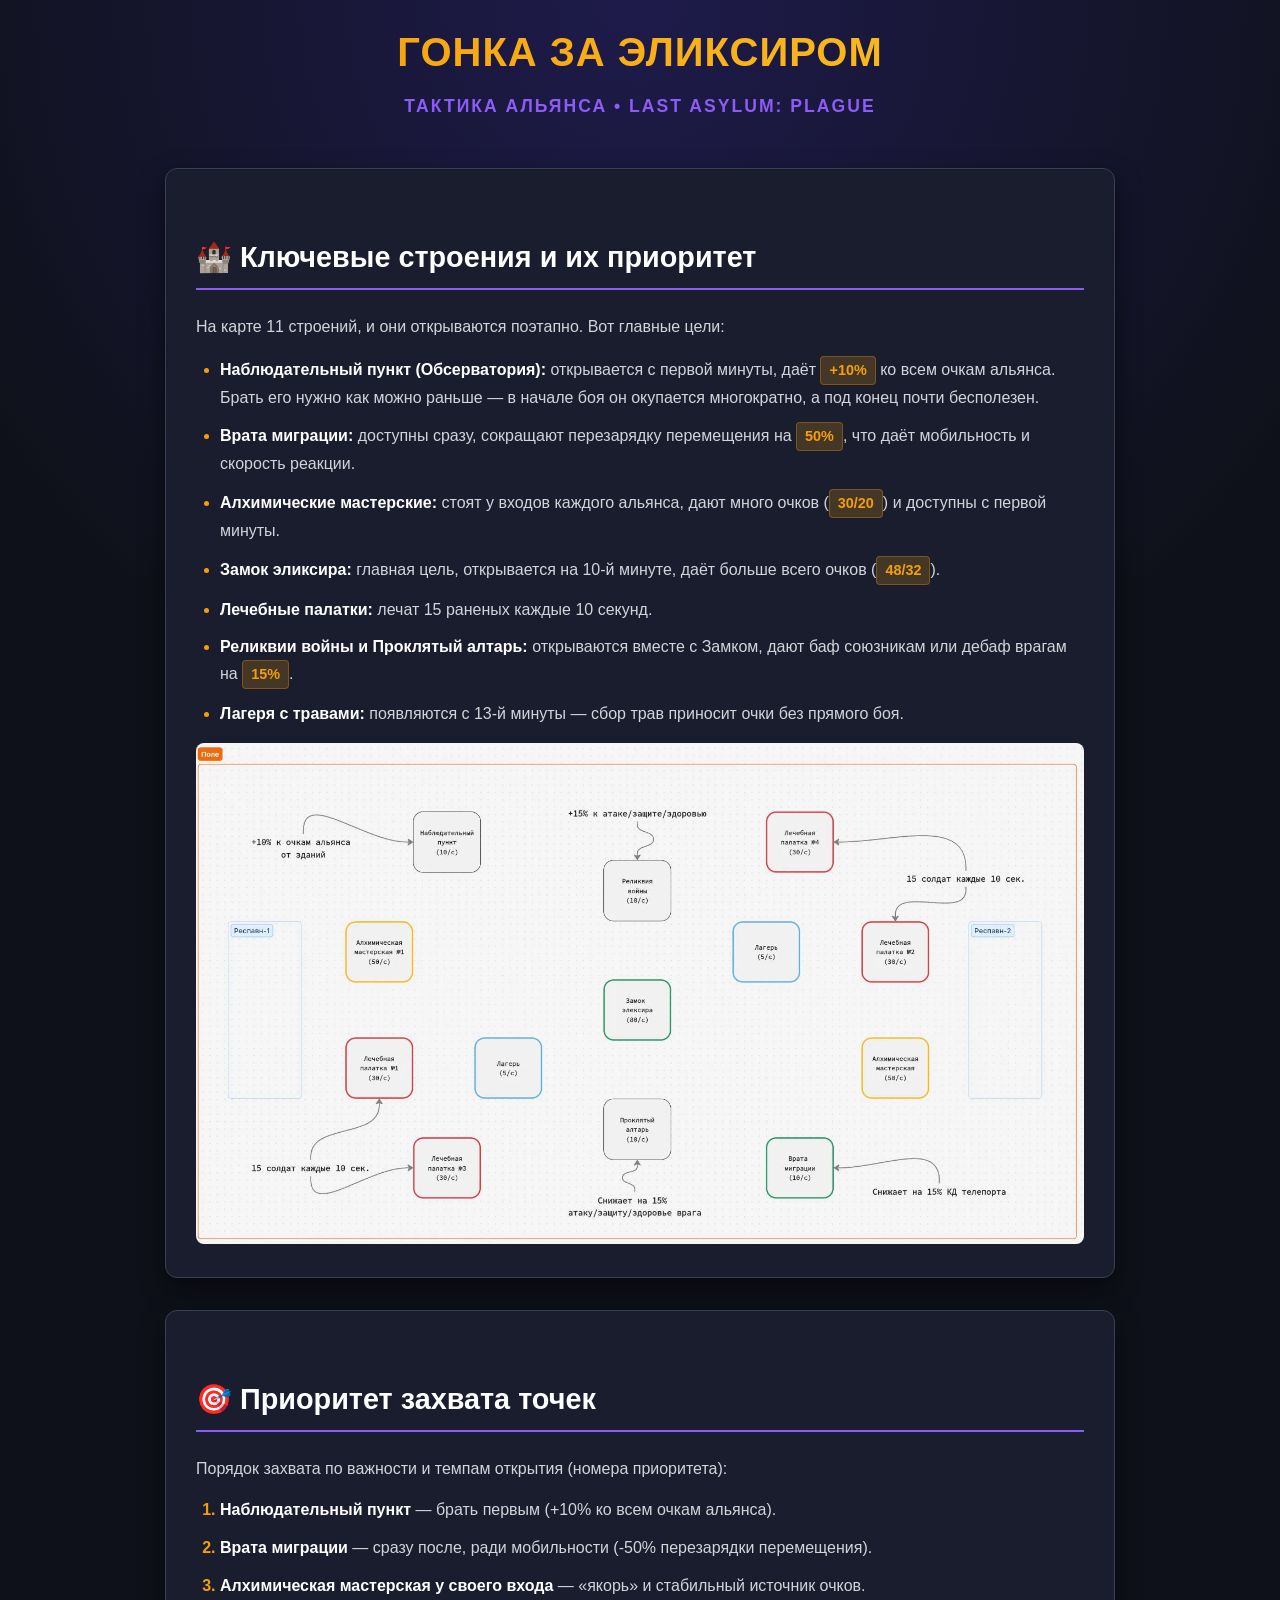
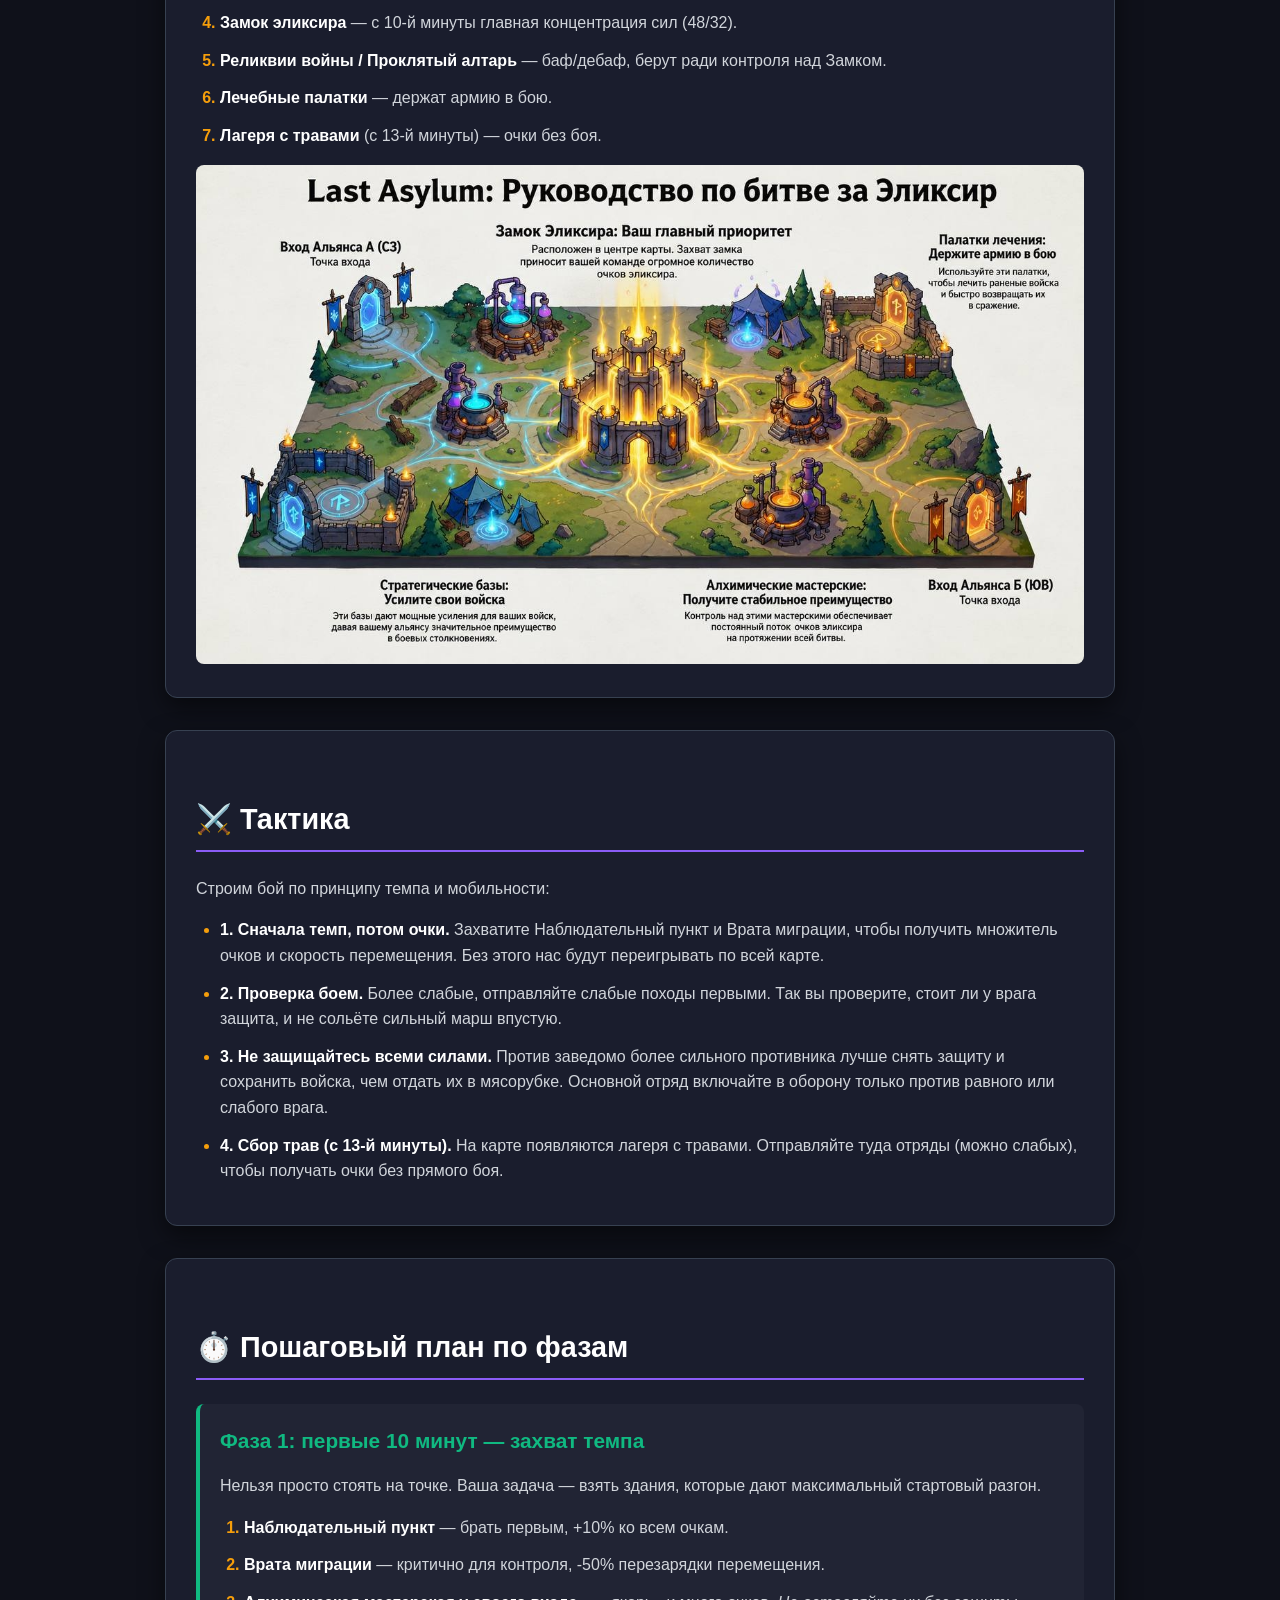
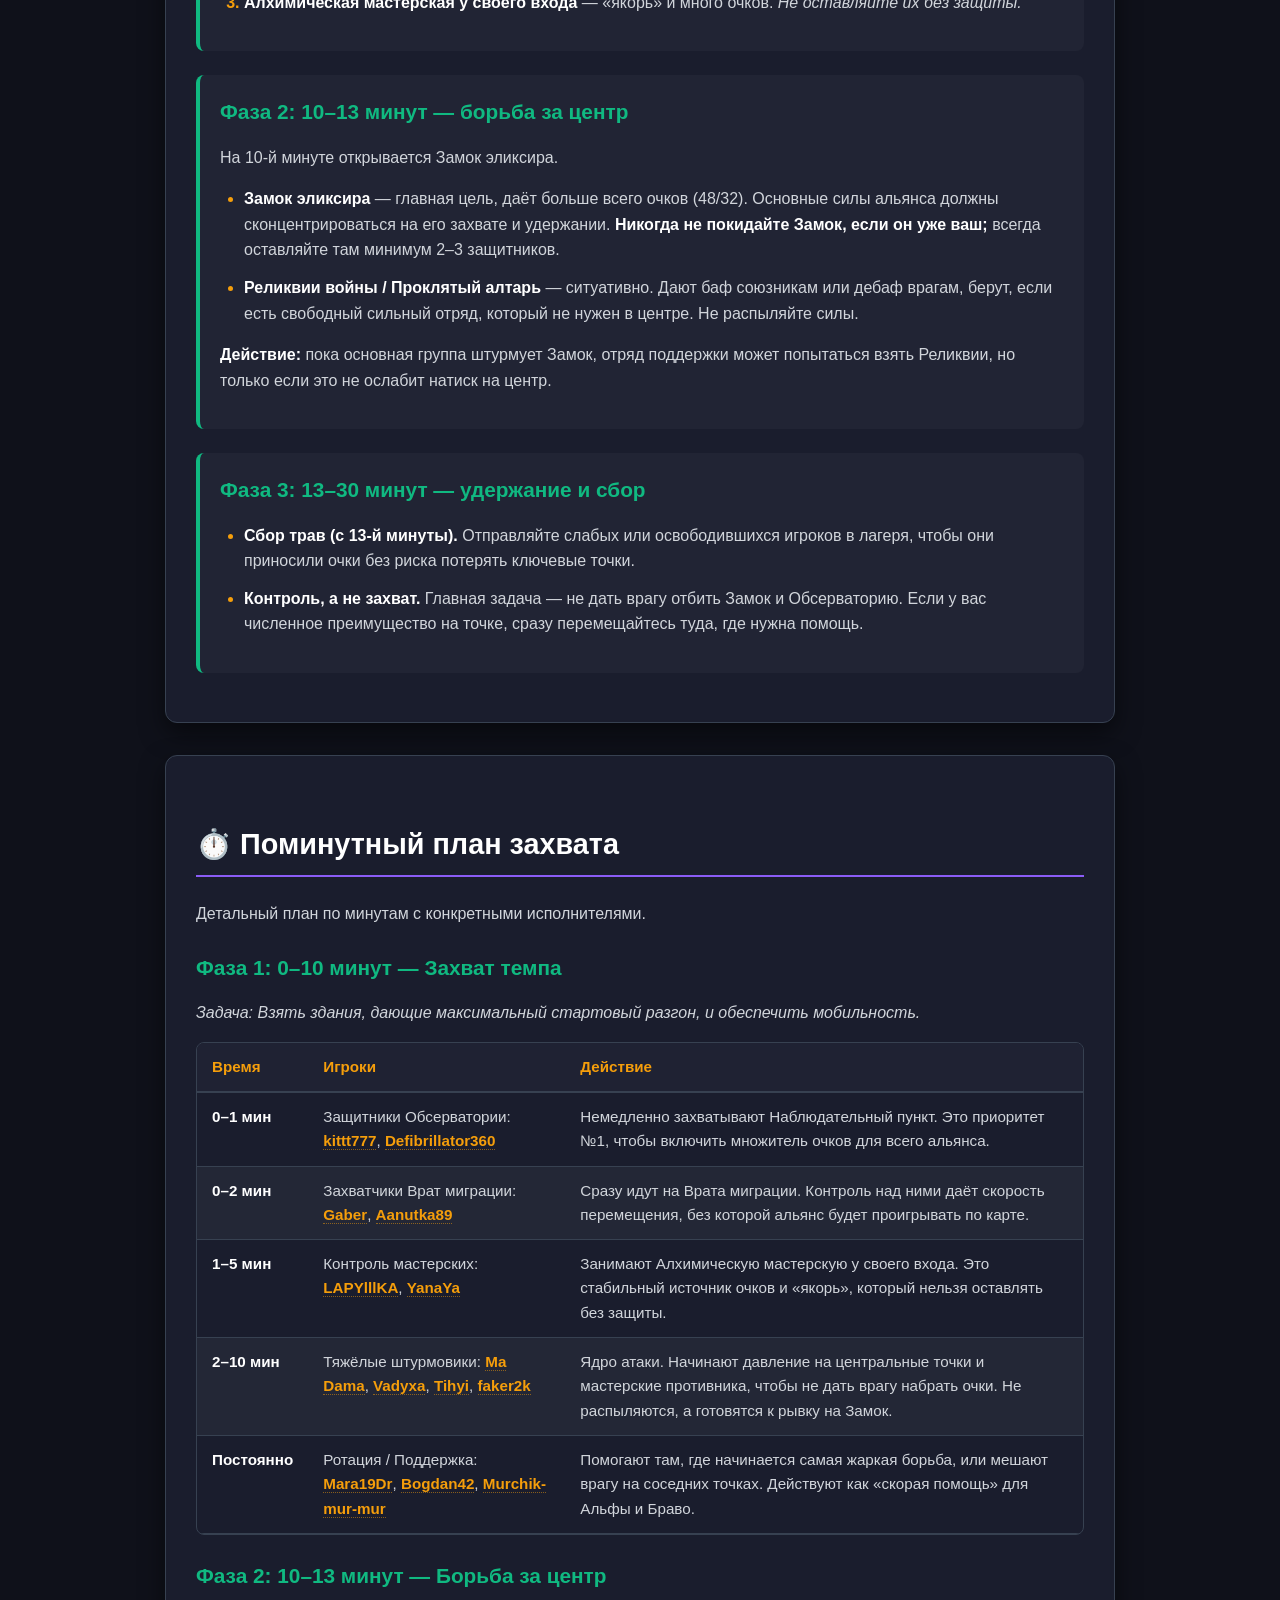
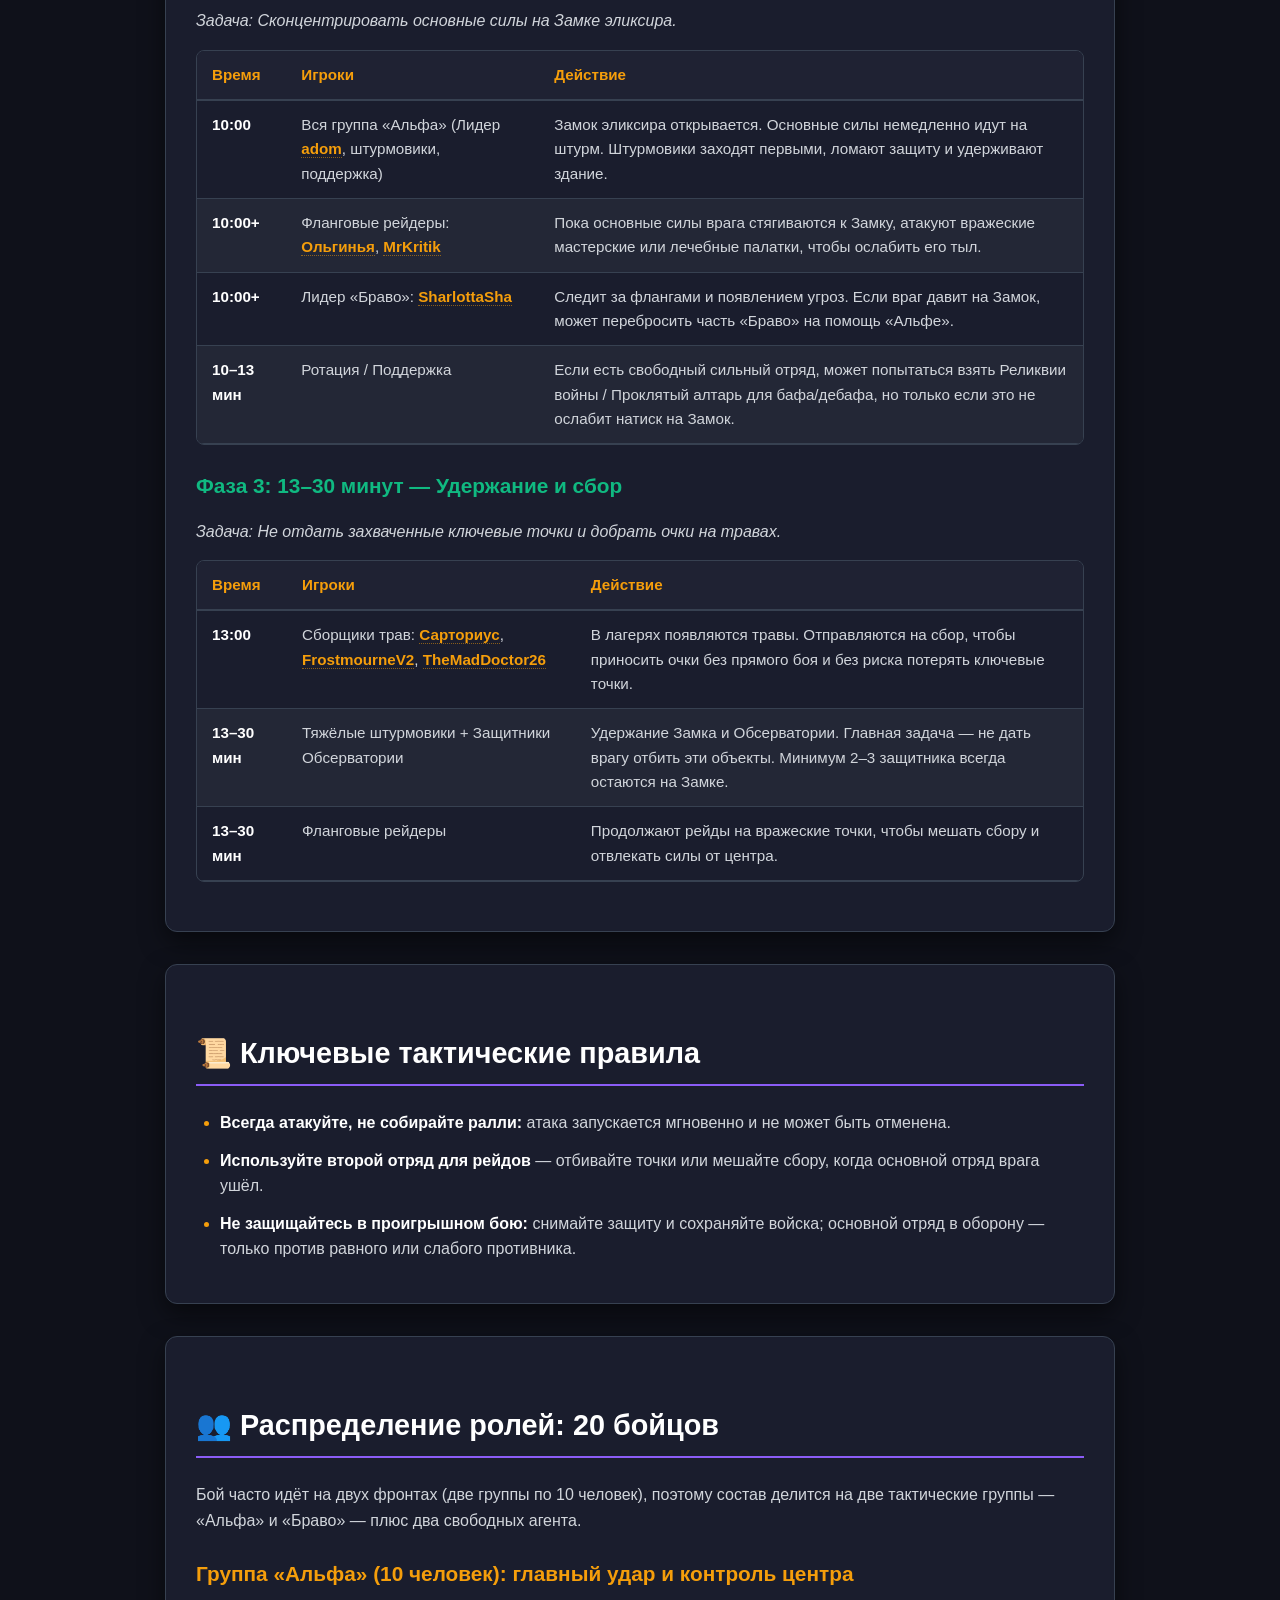
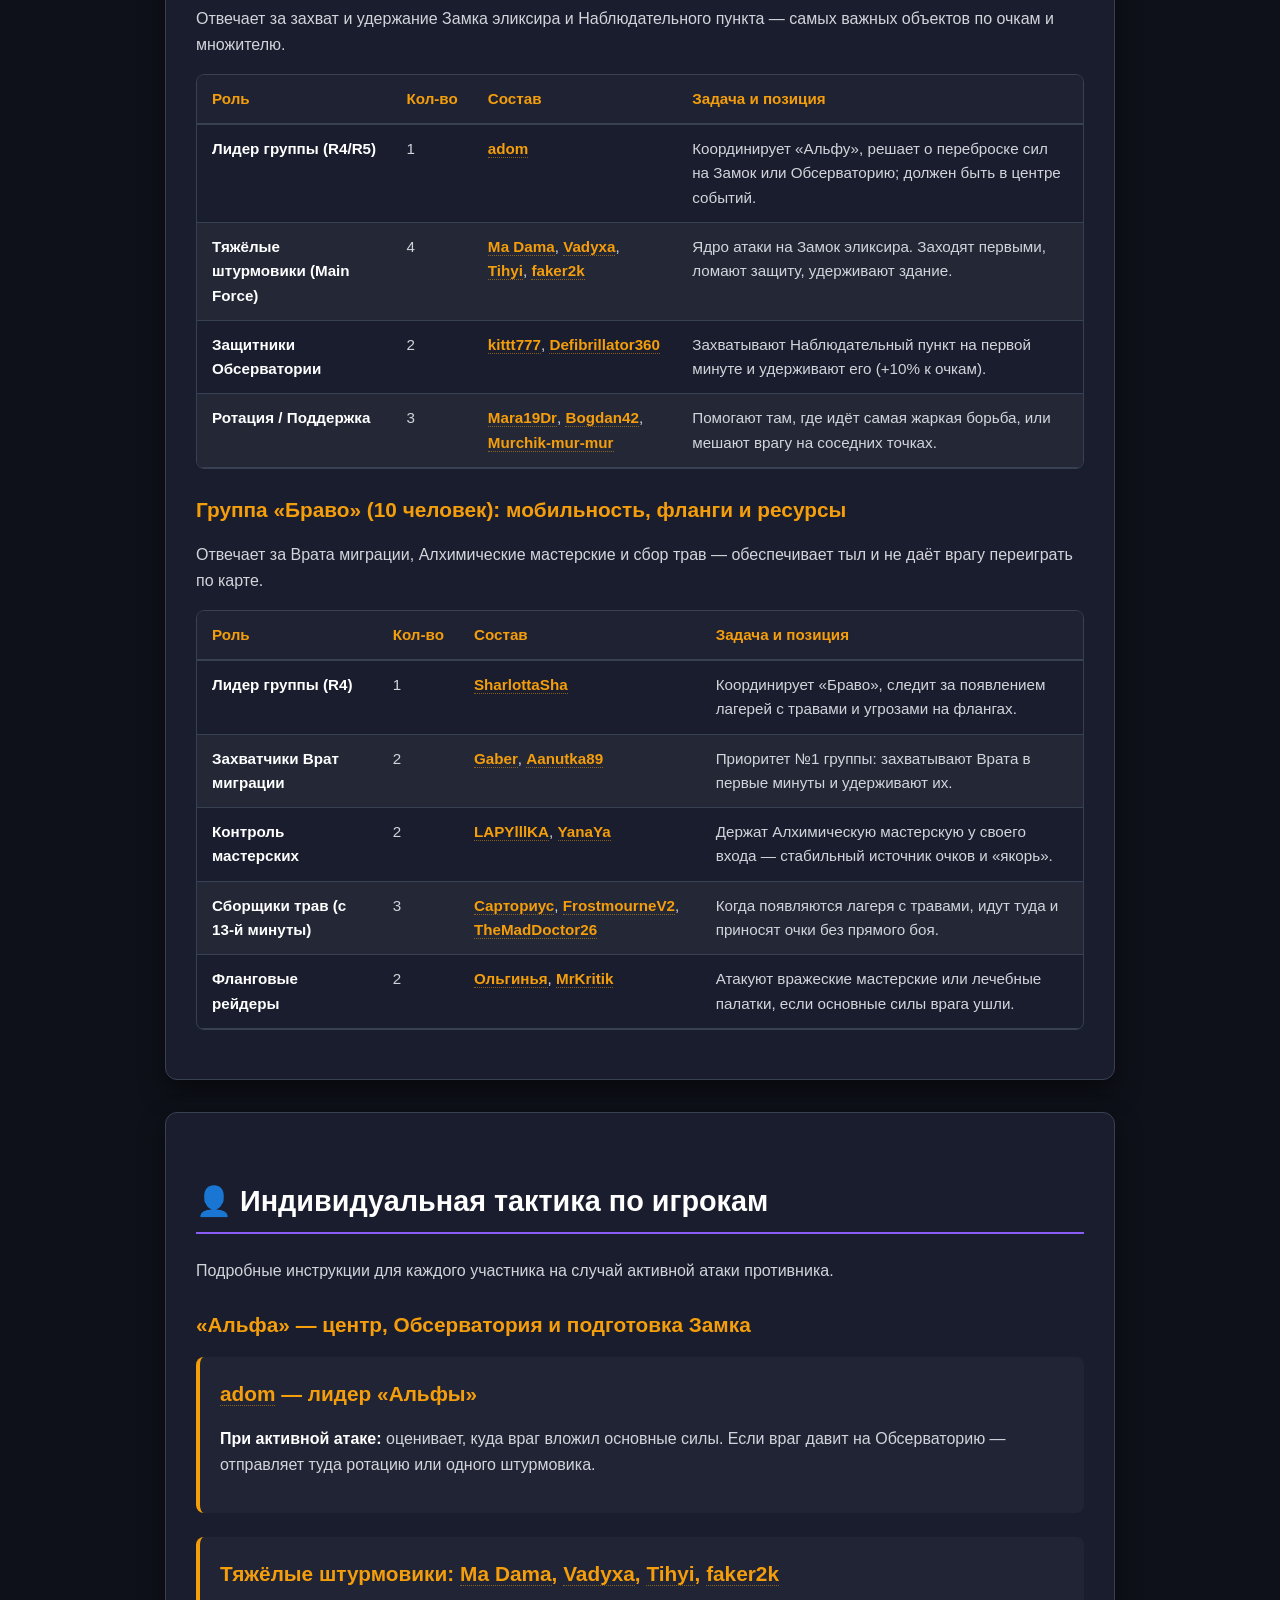
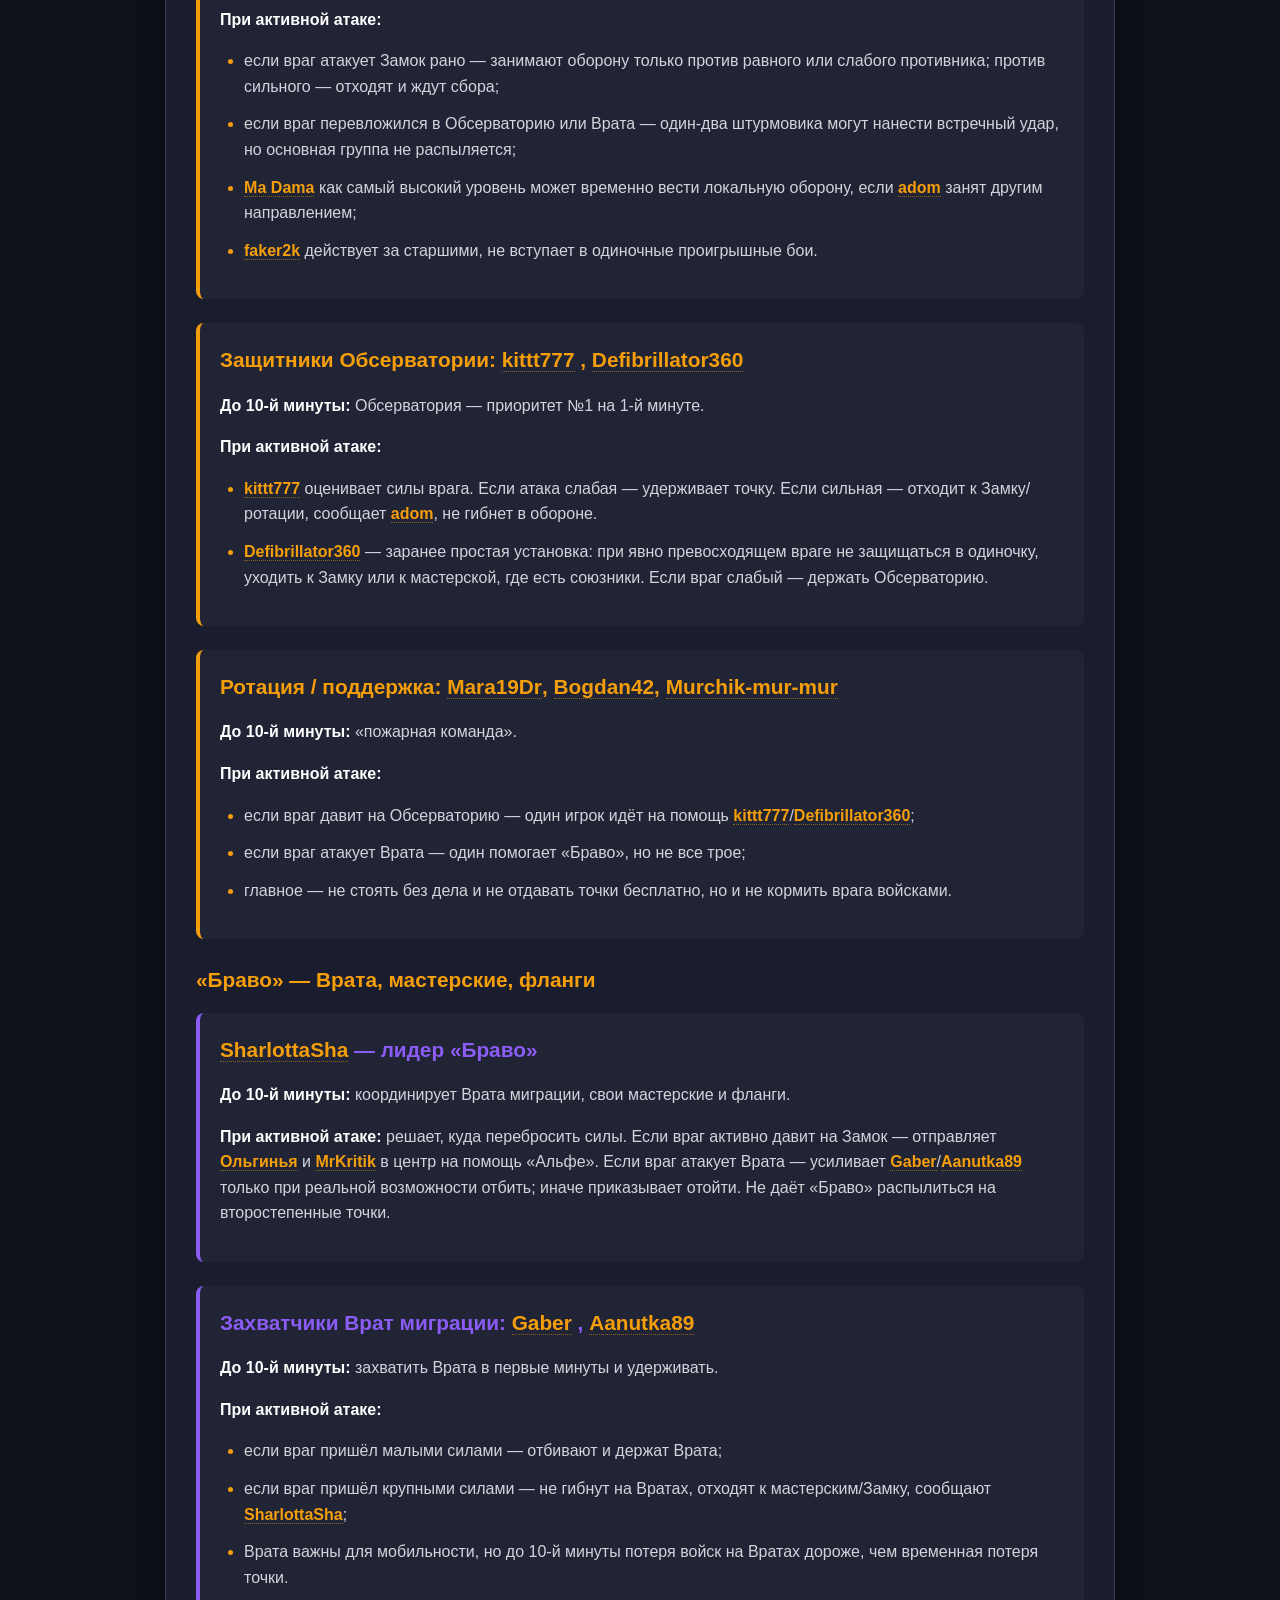
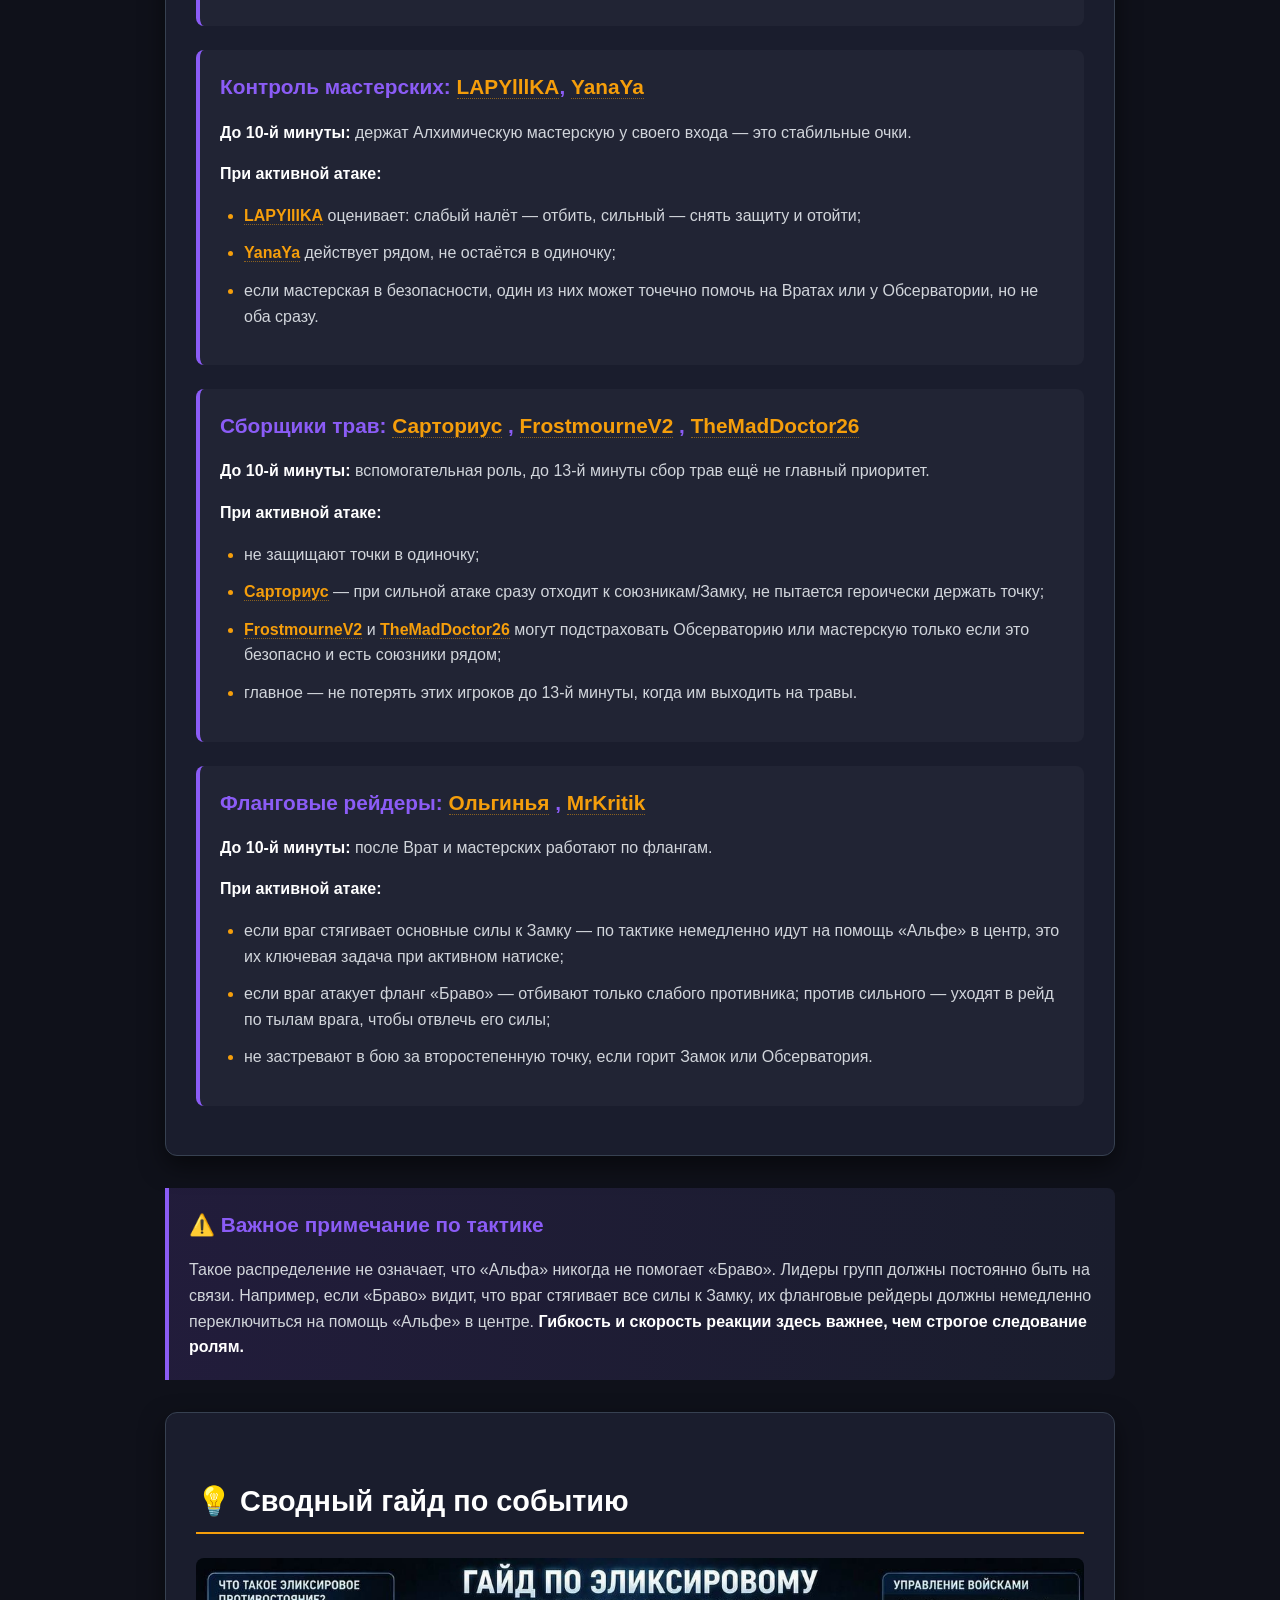
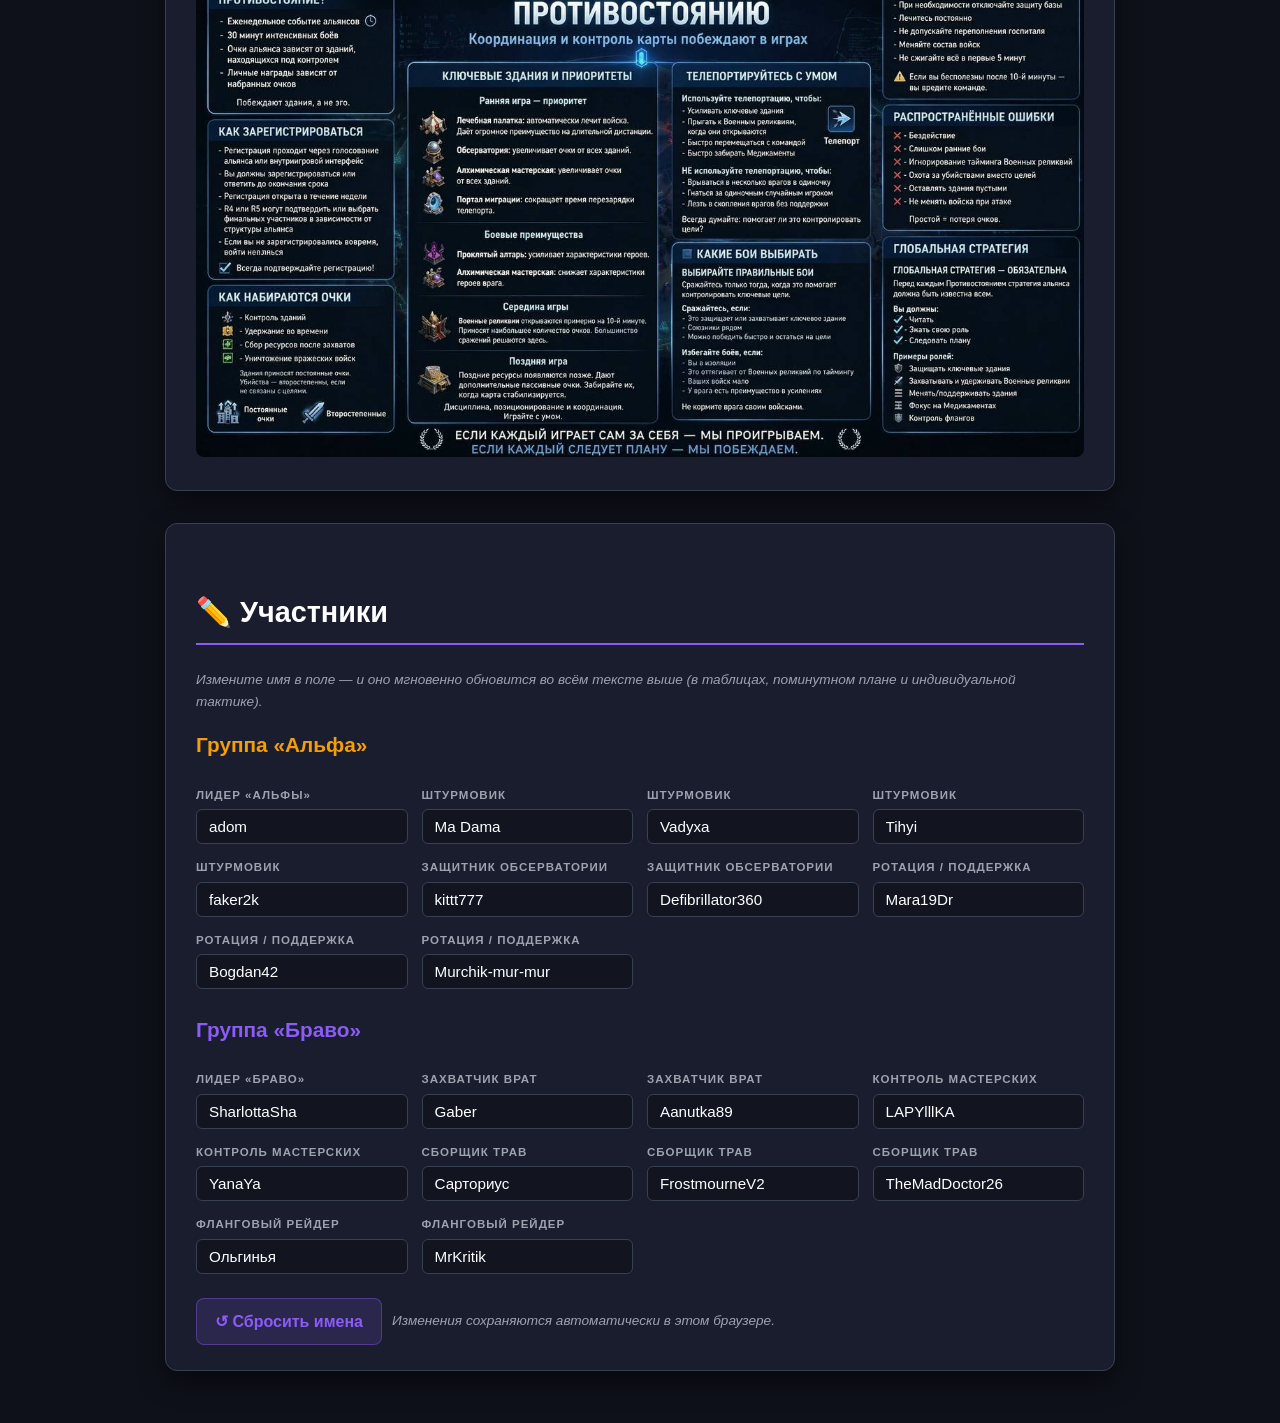
<file: elv3.html>
<!DOCTYPE html>
<html lang="ru">
<head>
    <meta charset="UTF-8">
    <meta name="viewport" content="width=device-width, initial-scale=1.0">
    <title>Гонка за эликсиром — тактика альянса</title>
    <style>
        :root {
            --bg-color: #0f111a;
            --card-bg: #1a1d2d;
            --text-main: #d1d5db;
            --text-muted: #9ca3af;
            --accent-gold: #f59e0b;
            --accent-purple: #8b5cf6;
            --accent-green: #10b981;
            --border-color: #374151;
            --table-stripe: #232736;
        }

        * {
            box-sizing: border-box;
            margin: 0;
            padding: 0;
        }

        body {
            font-family: 'Inter', -apple-system, BlinkMacSystemFont, "Segoe UI", Roboto, Helvetica, Arial, sans-serif;
            background-color: var(--bg-color);
            color: var(--text-main);
            line-height: 1.6;
            padding: 20px;
            background-image: radial-gradient(circle at 50% 0%, #1e1b4b 0%, var(--bg-color) 70%);
            background-attachment: fixed;
        }

        .container {
            max-width: 950px;
            margin: 0 auto;
        }

        h1, h2, h3, h4 {
            color: #ffffff;
            font-weight: 700;
            margin-bottom: 1rem;
        }

        h1 {
            font-size: 2.5rem;
            text-align: center;
            background: linear-gradient(90deg, var(--accent-gold), #fbbf24);
            -webkit-background-clip: text;
            -webkit-text-fill-color: transparent;
            margin-bottom: 0.5rem;
            text-transform: uppercase;
            letter-spacing: 1px;
        }

        h2 {
            font-size: 1.8rem;
            border-bottom: 2px solid var(--accent-purple);
            padding-bottom: 0.5rem;
            margin-top: 2.5rem;
            margin-bottom: 1.5rem;
            display: flex;
            align-items: center;
            gap: 10px;
        }

        h3 {
            font-size: 1.3rem;
            color: var(--accent-gold);
            margin-top: 1.5rem;
            margin-bottom: 1rem;
        }

        p {
            margin-bottom: 1rem;
        }

        strong {
            color: #ffffff;
        }

        .header-subtitle {
            text-align: center;
            color: var(--accent-purple);
            font-weight: 600;
            font-size: 1.1rem;
            margin-bottom: 3rem;
            letter-spacing: 2px;
            text-transform: uppercase;
        }

        .card {
            background-color: var(--card-bg);
            border-radius: 12px;
            padding: 25px 30px;
            margin-bottom: 2rem;
            box-shadow: 0 10px 25px rgba(0, 0, 0, 0.5);
            border: 1px solid var(--border-color);
            transition: transform 0.2s ease, box-shadow 0.2s ease;
        }

        .card:hover {
            transform: translateY(-2px);
            box-shadow: 0 15px 30px rgba(139, 92, 246, 0.1);
            border-color: rgba(139, 92, 246, 0.4);
        }

        ul, ol {
            padding-left: 1.5rem;
            margin-bottom: 1rem;
        }

        li {
            margin-bottom: 0.75rem;
        }

        li::marker {
            color: var(--accent-gold);
            font-weight: bold;
        }

        .image-placeholder {
            width: 100%;
            background-color: #121420;
            border: 2px dashed var(--border-color);
            border-radius: 8px;
            padding: 40px 20px;
            text-align: center;
            color: var(--text-muted);
            margin: 1.5rem 0;
            display: flex;
            flex-direction: column;
            align-items: center;
            justify-content: center;
            min-height: 200px;
        }

        .image-placeholder svg {
            width: 48px;
            height: 48px;
            margin-bottom: 10px;
            fill: var(--accent-purple);
            opacity: 0.7;
        }

        .image-caption {
            font-size: 0.9rem;
            color: var(--text-muted);
            text-align: center;
            margin-top: 0.5rem;
            font-style: italic;
        }

        .table-responsive {
            overflow-x: auto;
            margin-bottom: 1.5rem;
            border-radius: 8px;
            border: 1px solid var(--border-color);
        }

        table {
            width: 100%;
            border-collapse: collapse;
            text-align: left;
            font-size: 0.95rem;
        }

        th {
            background-color: #1f2233;
            color: var(--accent-gold);
            padding: 12px 15px;
            font-weight: 600;
            border-bottom: 2px solid var(--border-color);
            white-space: nowrap;
        }

        td {
            padding: 12px 15px;
            border-bottom: 1px solid var(--border-color);
            vertical-align: top;
        }

        tr:nth-child(even) {
            background-color: var(--table-stripe);
        }

        tr:hover {
            background-color: rgba(139, 92, 246, 0.1);
        }

        .badge {
            display: inline-block;
            background: rgba(245, 158, 11, 0.2);
            color: var(--accent-gold);
            padding: 2px 8px;
            border-radius: 4px;
            font-weight: bold;
            font-size: 0.9em;
            border: 1px solid rgba(245, 158, 11, 0.3);
        }

        .important-note {
            background: linear-gradient(90deg, rgba(139, 92, 246, 0.15) 0%, rgba(26, 29, 45, 1) 100%);
            border-left: 4px solid var(--accent-purple);
            padding: 20px;
            border-radius: 0 8px 8px 0;
            margin: 2rem 0;
        }

        .phase-box {
            background-color: rgba(255, 255, 255, 0.03);
            border-radius: 8px;
            padding: 20px;
            margin-bottom: 1.5rem;
            border-left: 4px solid var(--accent-green);
        }

        .phase-box h3 {
            margin-top: 0;
            color: var(--accent-green);
        }

        .phase-box.alpha {
            border-left-color: var(--accent-gold);
        }
        .phase-box.alpha h3 {
            color: var(--accent-gold);
        }
        .phase-box.bravo {
            border-left-color: var(--accent-purple);
        }
        .phase-box.bravo h3 {
            color: var(--accent-purple);
        }

        .highlight-text {
            color: var(--accent-gold);
            font-weight: bold;
        }

        .emoji-icon {
            font-size: 1.5rem;
            margin-right: 10px;
            vertical-align: middle;
        }

        /* ── Player names (editable) ── */
        .player-name {
            color: var(--accent-gold);
            font-weight: 600;
            border-bottom: 1px dotted rgba(245, 158, 11, 0.5);
            cursor: help;
            transition: color 0.2s ease, border-color 0.2s ease;
        }
        .player-name:hover {
            color: #fbbf24;
            border-bottom-color: #fbbf24;
        }

        /* ── Participants inputs ── */
        .participants-grid {
            display: grid;
            grid-template-columns: repeat(auto-fill, minmax(190px, 1fr));
            gap: 14px;
            margin-top: 1.5rem;
        }

        .input-group {
            display: flex;
            flex-direction: column;
            gap: 5px;
        }

        .input-group label {
            font-size: 0.72rem;
            color: var(--text-muted);
            text-transform: uppercase;
            letter-spacing: 1px;
            font-weight: 600;
        }

        .player-input {
            background-color: #121420;
            border: 1px solid var(--border-color);
            border-radius: 6px;
            padding: 8px 12px;
            color: #ffffff;
            font-family: inherit;
            font-size: 0.95rem;
            transition: border-color 0.2s ease, box-shadow 0.2s ease;
        }

        .player-input:focus {
            outline: none;
            border-color: var(--accent-gold);
            box-shadow: 0 0 0 2px rgba(245, 158, 11, 0.2);
        }

        .player-input::placeholder {
            color: #4b5563;
        }

        .participant-hint {
            font-size: 0.85rem;
            color: var(--text-muted);
            margin-bottom: 0.5rem;
            font-style: italic;
        }

        .reset-btn {
            background: rgba(139, 92, 246, 0.15);
            color: var(--accent-purple);
            border: 1px solid rgba(139, 92, 246, 0.4);
            padding: 10px 18px;
            border-radius: 8px;
            font: inherit;
            font-weight: 600;
            cursor: pointer;
            transition: background 0.2s;
        }
        .reset-btn:hover {
            background: rgba(139, 92, 246, 0.3);
        }

        @media (max-width: 600px) {
            h1 { font-size: 1.8rem; }
            h2 { font-size: 1.4rem; }
            .card { padding: 15px; }
            table { font-size: 0.85rem; }
            th, td { padding: 8px 10px; }
            .participants-grid { grid-template-columns: 1fr 1fr; }
        }
    </style>
</head>
<body>

<div class="container">
    <h1>Гонка за эликсиром</h1>
    <div class="header-subtitle">Тактика альянса • Last Asylum: Plague</div>

    <!-- ═══════════════════════════════════════════════════════
         РАЗДЕЛ 1: Строения
    ═══════════════════════════════════════════════════════ -->
    <div class="card">
        <h2>🏰 Ключевые строения и их приоритет</h2>
        <p>На карте 11 строений, и они открываются поэтапно. Вот главные цели:</p>
        <ul>
            <li><strong>Наблюдательный пункт (Обсерватория):</strong> открывается с первой минуты, даёт <span class="badge">+10%</span> ко всем очкам альянса. Брать его нужно как можно раньше — в начале боя он окупается многократно, а под конец почти бесполезен.</li>
            <li><strong>Врата миграции:</strong> доступны сразу, сокращают перезарядку перемещения на <span class="badge">50%</span>, что даёт мобильность и скорость реакции.</li>
            <li><strong>Алхимические мастерские:</strong> стоят у входов каждого альянса, дают много очков (<span class="badge">30/20</span>) и доступны с первой минуты.</li>
            <li><strong>Замок эликсира:</strong> главная цель, открывается на 10-й минуте, даёт больше всего очков (<span class="badge">48/32</span>).</li>
            <li><strong>Лечебные палатки:</strong> лечат 15 раненых каждые 10 секунд.</li>
            <li><strong>Реликвии войны и Проклятый алтарь:</strong> открываются вместе с Замком, дают баф союзникам или дебаф врагам на <span class="badge">15%</span>.</li>
            <li><strong>Лагеря с травами:</strong> появляются с 13-й минуты — сбор трав приносит очки без прямого боя.</li>
        </ul>

        <img src="1.png" style="width:100%; border-radius:8px;" alt="...">
    </div>

    <!-- ═══════════════════════════════════════════════════════
         РАЗДЕЛ 2: Приоритет захвата
    ═══════════════════════════════════════════════════════ -->
    <div class="card">
        <h2>🎯 Приоритет захвата точек</h2>
        <p>Порядок захвата по важности и темпам открытия (номера приоритета):</p>
        <ol>
            <li><strong>Наблюдательный пункт</strong> — брать первым (+10% ко всем очкам альянса).</li>
            <li><strong>Врата миграции</strong> — сразу после, ради мобильности (-50% перезарядки перемещения).</li>
            <li><strong>Алхимическая мастерская у своего входа</strong> — «якорь» и стабильный источник очков.</li>
            <li><strong>Замок эликсира</strong> — с 10-й минуты главная концентрация сил (48/32).</li>
            <li><strong>Реликвии войны / Проклятый алтарь</strong> — баф/дебаф, берут ради контроля над Замком.</li>
            <li><strong>Лечебные палатки</strong> — держат армию в бою.</li>
            <li><strong>Лагеря с травами</strong> (с 13-й минуты) — очки без боя.</li>
        </ol>

        <img src="2.jpg" style="width:100%; border-radius:8px;" alt="...">
    </div>

    <!-- ═══════════════════════════════════════════════════════
         РАЗДЕЛ 3: Тактика
    ═══════════════════════════════════════════════════════ -->
    <div class="card">
        <h2>⚔️ Тактика</h2>
        <p>Строим бой по принципу темпа и мобильности:</p>
        <ul>
            <li><strong>1. Сначала темп, потом очки.</strong> Захватите Наблюдательный пункт и Врата миграции, чтобы получить множитель очков и скорость перемещения. Без этого нас будут переигрывать по всей карте.</li>
            <li><strong>2. Проверка боем.</strong> Более слабые, отправляйте слабые походы первыми. Так вы проверите, стоит ли у врага защита, и не сольёте сильный марш впустую.</li>
            <li><strong>3. Не защищайтесь всеми силами.</strong> Против заведомо более сильного противника лучше снять защиту и сохранить войска, чем отдать их в мясорубке. Основной отряд включайте в оборону только против равного или слабого врага.</li>
            <li><strong>4. Сбор трав (с 13-й минуты).</strong> На карте появляются лагеря с травами. Отправляйте туда отряды (можно слабых), чтобы получать очки без прямого боя.</li>
        </ul>
    </div>

    <!-- ═══════════════════════════════════════════════════════
         РАЗДЕЛ 4: Пошаговый план по фазам
    ═══════════════════════════════════════════════════════ -->
    <div class="card">
        <h2>⏱️ Пошаговый план по фазам</h2>

        <div class="phase-box">
            <h3>Фаза 1: первые 10 минут — захват темпа</h3>
            <p>Нельзя просто стоять на точке. Ваша задача — взять здания, которые дают максимальный стартовый разгон.</p>
            <ol>
                <li><strong>Наблюдательный пункт</strong> — брать первым, +10% ко всем очкам.</li>
                <li><strong>Врата миграции</strong> — критично для контроля, -50% перезарядки перемещения.</li>
                <li><strong>Алхимическая мастерская у своего входа</strong> — «якорь» и много очков. <em>Не оставляйте их без защиты.</em></li>
            </ol>
        </div>

        <div class="phase-box">
            <h3>Фаза 2: 10–13 минут — борьба за центр</h3>
            <p>На 10-й минуте открывается Замок эликсира.</p>
            <ul>
                <li><strong>Замок эликсира</strong> — главная цель, даёт больше всего очков (48/32). Основные силы альянса должны сконцентрироваться на его захвате и удержании. <strong>Никогда не покидайте Замок, если он уже ваш;</strong> всегда оставляйте там минимум 2–3 защитников.</li>
                <li><strong>Реликвии войны / Проклятый алтарь</strong> — ситуативно. Дают баф союзникам или дебаф врагам, берут, если есть свободный сильный отряд, который не нужен в центре. Не распыляйте силы.</li>
            </ul>
            <p><strong>Действие:</strong> пока основная группа штурмует Замок, отряд поддержки может попытаться взять Реликвии, но только если это не ослабит натиск на центр.</p>
        </div>

        <div class="phase-box">
            <h3>Фаза 3: 13–30 минут — удержание и сбор</h3>
            <ul>
                <li><strong>Сбор трав (с 13-й минуты).</strong> Отправляйте слабых или освободившихся игроков в лагеря, чтобы они приносили очки без риска потерять ключевые точки.</li>
                <li><strong>Контроль, а не захват.</strong> Главная задача — не дать врагу отбить Замок и Обсерваторию. Если у вас численное преимущество на точке, сразу перемещайтесь туда, где нужна помощь.</li>
            </ul>
        </div>
    </div>

    <!-- ═══════════════════════════════════════════════════════
         РАЗДЕЛ 5: Поминутный план захвата
    ═══════════════════════════════════════════════════════ -->
    <div class="card">
        <h2>⏱️ Поминутный план захвата</h2>
        <p>Детальный план по минутам с конкретными исполнителями.</p>

        <h3 style="color: var(--accent-green);">Фаза 1: 0–10 минут — Захват темпа</h3>
        <p><em>Задача: Взять здания, дающие максимальный стартовый разгон, и обеспечить мобильность.</em></p>
        <div class="table-responsive">
            <table>
                <thead>
                    <tr><th>Время</th><th>Игроки</th><th>Действие</th></tr>
                </thead>
                <tbody>
                    <tr>
                        <td><strong>0–1 мин</strong></td>
                        <td>Защитники Обсерватории: <span class="player-name" data-player="pl6">kittt777</span>, <span class="player-name" data-player="pl7">Djonny98</span></td>
                        <td>Немедленно захватывают Наблюдательный пункт. Это приоритет №1, чтобы включить множитель очков для всего альянса.</td>
                    </tr>
                    <tr>
                        <td><strong>0–2 мин</strong></td>
                        <td>Захватчики Врат миграции: <span class="player-name" data-player="pl12">FrostmourneV2</span>, <span class="player-name" data-player="pl13">Aanutka89</span></td>
                        <td>Сразу идут на Врата миграции. Контроль над ними даёт скорость перемещения, без которой альянс будет проигрывать по карте.</td>
                    </tr>
                    <tr>
                        <td><strong>1–5 мин</strong></td>
                        <td>Контроль мастерских: <span class="player-name" data-player="pl14">artemsaibel</span>, <span class="player-name" data-player="pl15">YanaYa</span></td>
                        <td>Занимают Алхимическую мастерскую у своего входа. Это стабильный источник очков и «якорь», который нельзя оставлять без защиты.</td>
                    </tr>
                    <tr>
                        <td><strong>2–10 мин</strong></td>
                        <td>Тяжёлые штурмовики: <span class="player-name" data-player="pl2">LFendeR</span>, <span class="player-name" data-player="pl3">Vadyxa</span>, <span class="player-name" data-player="pl4">Ольгинья</span>, <span class="player-name" data-player="pl5">faker2k</span></td>
                        <td>Ядро атаки. Начинают давление на центральные точки и мастерские противника, чтобы не дать врагу набрать очки. Не распыляются, а готовятся к рывку на Замок.</td>
                    </tr>
                    <tr>
                        <td><strong>Постоянно</strong></td>
                        <td>Ротация / Поддержка: <span class="player-name" data-player="pl8">ЧумаВой</span>, <span class="player-name" data-player="pl9">Anchorro</span>, <span class="player-name" data-player="pl10">Murchik-mur-mur</span></td>
                        <td>Помогают там, где начинается самая жаркая борьба, или мешают врагу на соседних точках. Действуют как «скорая помощь» для Альфы и Браво.</td>
                    </tr>
                </tbody>
            </table>
        </div>

        <h3 style="color: var(--accent-green);">Фаза 2: 10–13 минут — Борьба за центр</h3>
        <p><em>Задача: Сконцентрировать основные силы на Замке эликсира.</em></p>
        <div class="table-responsive">
            <table>
                <thead>
                    <tr><th>Время</th><th>Игроки</th><th>Действие</th></tr>
                </thead>
                <tbody>
                    <tr>
                        <td><strong>10:00</strong></td>
                        <td>Вся группа «Альфа» (Лидер <span class="player-name" data-player="pl1">adom</span>, штурмовики, поддержка)</td>
                        <td>Замок эликсира открывается. Основные силы немедленно идут на штурм. Штурмовики заходят первыми, ломают защиту и удерживают здание.</td>
                    </tr>
                    <tr>
                        <td><strong>10:00+</strong></td>
                        <td>Фланговые рейдеры: <span class="player-name" data-player="pl19">LAPYlllKA</span>, <span class="player-name" data-player="pl20">Mara19Dr</span></td>
                        <td>Пока основные силы врага стягиваются к Замку, атакуют вражеские мастерские или лечебные палатки, чтобы ослабить его тыл.</td>
                    </tr>
                    <tr>
                        <td><strong>10:00+</strong></td>
                        <td>Лидер «Браво»: <span class="player-name" data-player="pl11">SharlottaSha</span></td>
                        <td>Следит за флангами и появлением угроз. Если враг давит на Замок, может перебросить часть «Браво» на помощь «Альфе».</td>
                    </tr>
                    <tr>
                        <td><strong>10–13 мин</strong></td>
                        <td>Ротация / Поддержка</td>
                        <td>Если есть свободный сильный отряд, может попытаться взять Реликвии войны / Проклятый алтарь для бафа/дебафа, но только если это не ослабит натиск на Замок.</td>
                    </tr>
                </tbody>
            </table>
        </div>

        <h3 style="color: var(--accent-green);">Фаза 3: 13–30 минут — Удержание и сбор</h3>
        <p><em>Задача: Не отдать захваченные ключевые точки и добрать очки на травах.</em></p>
        <div class="table-responsive">
            <table>
                <thead>
                    <tr><th>Время</th><th>Игроки</th><th>Действие</th></tr>
                </thead>
                <tbody>
                    <tr>
                        <td><strong>13:00</strong></td>
                        <td>Сборщики трав: <span class="player-name" data-player="pl16">Defibrillator360</span>, <span class="player-name" data-player="pl17">Graber</span>, <span class="player-name" data-player="pl18">TheMadDoctor26</span></td>
                        <td>В лагерях появляются травы. Отправляются на сбор, чтобы приносить очки без прямого боя и без риска потерять ключевые точки.</td>
                    </tr>
                    <tr>
                        <td><strong>13–30 мин</strong></td>
                        <td>Тяжёлые штурмовики + Защитники Обсерватории</td>
                        <td>Удержание Замка и Обсерватории. Главная задача — не дать врагу отбить эти объекты. Минимум 2–3 защитника всегда остаются на Замке.</td>
                    </tr>
                    <tr>
                        <td><strong>13–30 мин</strong></td>
                        <td>Фланговые рейдеры</td>
                        <td>Продолжают рейды на вражеские точки, чтобы мешать сбору и отвлекать силы от центра.</td>
                    </tr>
                </tbody>
            </table>
        </div>
    </div>

    <!-- ═══════════════════════════════════════════════════════
         РАЗДЕЛ 6: Ключевые правила
    ═══════════════════════════════════════════════════════ -->
    <div class="card">
        <h2>📜 Ключевые тактические правила</h2>
        <ul>
            <li><strong>Всегда атакуйте, не собирайте ралли:</strong> атака запускается мгновенно и не может быть отменена.</li>
            <li><strong>Используйте второй отряд для рейдов</strong> — отбивайте точки или мешайте сбору, когда основной отряд врага ушёл.</li>
            <li><strong>Не защищайтесь в проигрышном бою:</strong> снимайте защиту и сохраняйте войска; основной отряд в оборону — только против равного или слабого противника.</li>
        </ul>
    </div>

    <!-- ═══════════════════════════════════════════════════════
         РАЗДЕЛ 7: Распределение ролей
    ═══════════════════════════════════════════════════════ -->
    <div class="card">
        <h2>👥 Распределение ролей: 20 бойцов</h2>
        <p>Бой часто идёт на двух фронтах (две группы по 10 человек), поэтому состав делится на две тактические группы — «Альфа» и «Браво» — плюс два свободных агента.</p>

        <h3>Группа «Альфа» (10 человек): главный удар и контроль центра</h3>
        <p>Отвечает за захват и удержание Замка эликсира и Наблюдательного пункта — самых важных объектов по очкам и множителю.</p>
        
        <div class="table-responsive">
            <table>
                <thead>
                    <tr>
                        <th>Роль</th>
                        <th>Кол-во</th>
                        <th>Состав</th>
                        <th>Задача и позиция</th>
                    </tr>
                </thead>
                <tbody>
                    <tr>
                        <td><strong>Лидер группы (R4/R5)</strong></td>
                        <td>1</td>
                        <td><span class="player-name" data-player="pl1">adom</span></td>
                        <td>Координирует «Альфу», решает о переброске сил на Замок или Обсерваторию; должен быть в центре событий.</td>
                    </tr>
                    <tr>
                        <td><strong>Тяжёлые штурмовики (Main Force)</strong></td>
                        <td>4</td>
                        <td><span class="player-name" data-player="pl2">LFendeR</span>, <span class="player-name" data-player="pl3">Vadyxa</span>, <span class="player-name" data-player="pl4">Ольгинья</span>, <span class="player-name" data-player="pl5">faker2k</span></td>
                        <td>Ядро атаки на Замок эликсира. Заходят первыми, ломают защиту, удерживают здание.</td>
                    </tr>
                    <tr>
                        <td><strong>Защитники Обсерватории</strong></td>
                        <td>2</td>
                        <td><span class="player-name" data-player="pl6">kittt777</span>, <span class="player-name" data-player="pl7">Djonny98</span></td>
                        <td>Захватывают Наблюдательный пункт на первой минуте и удерживают его (+10% к очкам).</td>
                    </tr>
                    <tr>
                        <td><strong>Ротация / Поддержка</strong></td>
                        <td>3</td>
                        <td><span class="player-name" data-player="pl8">ЧумаВой</span>, <span class="player-name" data-player="pl9">Anchorro</span>, <span class="player-name" data-player="pl10">Murchik-mur-mur</span></td>
                        <td>Помогают там, где идёт самая жаркая борьба, или мешают врагу на соседних точках.</td>
                    </tr>
                </tbody>
            </table>
        </div>

        <h3>Группа «Браво» (10 человек): мобильность, фланги и ресурсы</h3>
        <p>Отвечает за Врата миграции, Алхимические мастерские и сбор трав — обеспечивает тыл и не даёт врагу переиграть по карте.</p>

        <div class="table-responsive">
            <table>
                <thead>
                    <tr>
                        <th>Роль</th>
                        <th>Кол-во</th>
                        <th>Состав</th>
                        <th>Задача и позиция</th>
                    </tr>
                </thead>
                <tbody>
                    <tr>
                        <td><strong>Лидер группы (R4)</strong></td>
                        <td>1</td>
                        <td><span class="player-name" data-player="pl11">SharlottaSha</span></td>
                        <td>Координирует «Браво», следит за появлением лагерей с травами и угрозами на флангах.</td>
                    </tr>
                    <tr>
                        <td><strong>Захватчики Врат миграции</strong></td>
                        <td>2</td>
                        <td><span class="player-name" data-player="pl12">FrostmourneV2</span>, <span class="player-name" data-player="pl13">Aanutka89</span></td>
                        <td>Приоритет №1 группы: захватывают Врата в первые минуты и удерживают их.</td>
                    </tr>
                    <tr>
                        <td><strong>Контроль мастерских</strong></td>
                        <td>2</td>
                        <td><span class="player-name" data-player="pl14">artemsaibel</span>, <span class="player-name" data-player="pl15">YanaYa</span></td>
                        <td>Держат Алхимическую мастерскую у своего входа — стабильный источник очков и «якорь».</td>
                    </tr>
                    <tr>
                        <td><strong>Сборщики трав (с 13-й минуты)</strong></td>
                        <td>3</td>
                        <td><span class="player-name" data-player="pl16">Defibrillator360</span>, <span class="player-name" data-player="pl17">Graber</span>, <span class="player-name" data-player="pl18">TheMadDoctor26</span></td>
                        <td>Когда появляются лагеря с травами, идут туда и приносят очки без прямого боя.</td>
                    </tr>
                    <tr>
                        <td><strong>Фланговые рейдеры</strong></td>
                        <td>2</td>
                        <td><span class="player-name" data-player="pl19">LAPYlllKA</span>, <span class="player-name" data-player="pl20">Mara19Dr</span></td>
                        <td>Атакуют вражеские мастерские или лечебные палатки, если основные силы врага ушли.</td>
                    </tr>
                </tbody>
            </table>
        </div>
    </div>

    <!-- ═══════════════════════════════════════════════════════
         РАЗДЕЛ 8: Индивидуальная тактика
    ═══════════════════════════════════════════════════════ -->
    <div class="card">
        <h2>👤 Индивидуальная тактика по игрокам</h2>
        <p>Подробные инструкции для каждого участника на случай активной атаки противника.</p>

        <h3>«Альфа» — центр, Обсерватория и подготовка Замка</h3>

        <div class="phase-box alpha">
            <h3><span class="player-name" data-player="pl1">adom</span> — лидер «Альфы»</h3>
            <p><strong>При активной атаке:</strong> оценивает, куда враг вложил основные силы. Если враг давит на Обсерваторию — отправляет туда ротацию или одного штурмовика.</p>
        </div>

        <div class="phase-box alpha">
            <h3>Тяжёлые штурмовики: <span class="player-name" data-player="pl2">LFendeR</span>, <span class="player-name" data-player="pl3">Vadyxa</span>, <span class="player-name" data-player="pl4">Ольгинья</span>, <span class="player-name" data-player="pl5">faker2k</span></h3>
            <p><strong>При активной атаке:</strong></p>
            <ul>
                <li>если враг атакует Замок рано — занимают оборону только против равного или слабого противника; против сильного — отходят и ждут сбора;</li>
                <li>если враг перевложился в Обсерваторию или Врата — один-два штурмовика могут нанести встречный удар, но основная группа не распыляется;</li>
                <li><span class="player-name" data-player="pl2">LFendeR</span> как самый высокий уровень может временно вести локальную оборону, если <span class="player-name" data-player="pl1">adom</span> занят другим направлением;</li>
                <li><span class="player-name" data-player="pl5">faker2k</span> действует за старшими, не вступает в одиночные проигрышные бои.</li>
            </ul>
        </div>

        <div class="phase-box alpha">
            <h3>Защитники Обсерватории: <span class="player-name" data-player="pl6">kittt777</span> , <span class="player-name" data-player="pl7">Djonny98</span> </h3>
            <p><strong>До 10-й минуты:</strong> Обсерватория — приоритет №1 на 1-й минуте.</p>
            <p><strong>При активной атаке:</strong></p>
            <ul>
                <li><span class="player-name" data-player="pl6">kittt777</span> оценивает силы врага. Если атака слабая — удерживает точку. Если сильная — отходит к Замку/ротации, сообщает <span class="player-name" data-player="pl1">adom</span>, не гибнет в обороне.</li>
                <li><span class="player-name" data-player="pl7">Djonny98</span> — заранее простая установка: при явно превосходящем враге не защищаться в одиночку, уходить к Замку или к мастерской, где есть союзники. Если враг слабый — держать Обсерваторию.</li>
            </ul>
        </div>

        <div class="phase-box alpha">
            <h3>Ротация / поддержка: <span class="player-name" data-player="pl8">ЧумаВой</span>, <span class="player-name" data-player="pl9">Anchorro</span>, <span class="player-name" data-player="pl10">Murchik-mur-mur</span> </h3>
            <p><strong>До 10-й минуты:</strong> «пожарная команда».</p>
            <p><strong>При активной атаке:</strong></p>
            <ul>
                <li>если враг давит на Обсерваторию — один игрок идёт на помощь <span class="player-name" data-player="pl6">kittt777</span>/<span class="player-name" data-player="pl7">Djonny98</span>;</li>
                <li>если враг атакует Врата — один помогает «Браво», но не все трое;</li>
                <li>главное — не стоять без дела и не отдавать точки бесплатно, но и не кормить врага войсками.</li>
            </ul>
        </div>

        <h3>«Браво» — Врата, мастерские, фланги</h3>

        <div class="phase-box bravo">
            <h3><span class="player-name" data-player="pl11">SharlottaSha</span> — лидер «Браво»</h3>
            <p><strong>До 10-й минуты:</strong> координирует Врата миграции, свои мастерские и фланги.</p>
            <p><strong>При активной атаке:</strong> решает, куда перебросить силы. Если враг активно давит на Замок — отправляет <span class="player-name" data-player="pl19">LAPYlllKA</span> и <span class="player-name" data-player="pl20">Mara19Dr</span> в центр на помощь «Альфе». Если враг атакует Врата — усиливает <span class="player-name" data-player="pl12">FrostmourneV2</span>/<span class="player-name" data-player="pl13">Aanutka89</span> только при реальной возможности отбить; иначе приказывает отойти. Не даёт «Браво» распылиться на второстепенные точки.</p>
        </div>

        <div class="phase-box bravo">
            <h3>Захватчики Врат миграции: <span class="player-name" data-player="pl12">FrostmourneV2</span> , <span class="player-name" data-player="pl13">Aanutka89</span> </h3>
            <p><strong>До 10-й минуты:</strong> захватить Врата в первые минуты и удерживать.</p>
            <p><strong>При активной атаке:</strong></p>
            <ul>
                <li>если враг пришёл малыми силами — отбивают и держат Врата;</li>
                <li>если враг пришёл крупными силами — не гибнут на Вратах, отходят к мастерским/Замку, сообщают <span class="player-name" data-player="pl11">SharlottaSha</span>;</li>
                <li>Врата важны для мобильности, но до 10-й минуты потеря войск на Вратах дороже, чем временная потеря точки.</li>
            </ul>
        </div>

        <div class="phase-box bravo">
            <h3>Контроль мастерских: <span class="player-name" data-player="pl14">artemsaibel</span>, <span class="player-name" data-player="pl15">YanaYa</span></h3>
            <p><strong>До 10-й минуты:</strong> держат Алхимическую мастерскую у своего входа — это стабильные очки.</p>
            <p><strong>При активной атаке:</strong></p>
            <ul>
                <li><span class="player-name" data-player="pl14">artemsaibel</span> оценивает: слабый налёт — отбить, сильный — снять защиту и отойти;</li>
                <li><span class="player-name" data-player="pl15">YanaYa</span> действует рядом, не остаётся в одиночку;</li>
                <li>если мастерская в безопасности, один из них может точечно помочь на Вратах или у Обсерватории, но не оба сразу.</li>
            </ul>
        </div>

        <div class="phase-box bravo">
            <h3>Сборщики трав: <span class="player-name" data-player="pl16">Defibrillator360</span> , <span class="player-name" data-player="pl17">Graber</span> , <span class="player-name" data-player="pl18">TheMadDoctor26</span> </h3>
            <p><strong>До 10-й минуты:</strong> вспомогательная роль, до 13-й минуты сбор трав ещё не главный приоритет.</p>
            <p><strong>При активной атаке:</strong></p>
            <ul>
                <li>не защищают точки в одиночку;</li>
                <li><span class="player-name" data-player="pl16">Defibrillator360</span> — при сильной атаке сразу отходит к союзникам/Замку, не пытается героически держать точку;</li>
                <li><span class="player-name" data-player="pl17">Graber</span> и <span class="player-name" data-player="pl18">TheMadDoctor26</span> могут подстраховать Обсерваторию или мастерскую только если это безопасно и есть союзники рядом;</li>
                <li>главное — не потерять этих игроков до 13-й минуты, когда им выходить на травы.</li>
            </ul>
        </div>

        <div class="phase-box bravo">
            <h3>Фланговые рейдеры: <span class="player-name" data-player="pl19">LAPYlllKA</span> , <span class="player-name" data-player="pl20">Mara19Dr</span> </h3>
            <p><strong>До 10-й минуты:</strong> после Врат и мастерских работают по флангам.</p>
            <p><strong>При активной атаке:</strong></p>
            <ul>
                <li>если враг стягивает основные силы к Замку — по тактике немедленно идут на помощь «Альфе» в центр, это их ключевая задача при активном натиске;</li>
                <li>если враг атакует фланг «Браво» — отбивают только слабого противника; против сильного — уходят в рейд по тылам врага, чтобы отвлечь его силы;</li>
                <li>не застревают в бою за второстепенную точку, если горит Замок или Обсерватория.</li>
            </ul>
        </div>
    </div>

    <!-- Важное примечание -->
    <div class="important-note">
        <h3 style="margin-top: 0; color: var(--accent-purple);">⚠️ Важное примечание по тактике</h3>
        <p style="margin-bottom: 0;">Такое распределение не означает, что «Альфа» никогда не помогает «Браво». Лидеры групп должны постоянно быть на связи. Например, если «Браво» видит, что враг стягивает все силы к Замку, их фланговые рейдеры должны немедленно переключиться на помощь «Альфе» в центре. <strong>Гибкость и скорость реакции здесь важнее, чем строгое следование ролям.</strong></p>
    </div>

    <!-- Финальная инфографика -->
    <div class="card">
        <h2 style="border-color: var(--accent-gold);">💡 Сводный гайд по событию</h2>
        <img src="3.jpg" style="width:100%; border-radius:8px;" alt="...">
    </div>

    <!-- ═══════════════════════════════════════════════════════
         РАЗДЕЛ 9: Участники (editable)
    ═══════════════════════════════════════════════════════ -->
    <div class="card" id="participants">
        <h2>✏️ Участники</h2>
        <p class="participant-hint">Измените имя в поле — и оно мгновенно обновится во всём тексте выше (в таблицах, поминутном плане и индивидуальной тактике).</p>

        <h3 style="color: var(--accent-gold); margin-top: 1rem;">Группа «Альфа»</h3>
        <div class="participants-grid">
            <div class="input-group">
                <label>Лидер «Альфы»</label>
                <input type="text" class="player-input" data-player="pl1" value="adom" placeholder="Имя...">
            </div>
            <div class="input-group">
                <label>Штурмовик</label>
                <input type="text" class="player-input" data-player="pl2" value="LFendeR" placeholder="Имя...">
            </div>
            <div class="input-group">
                <label>Штурмовик</label>
                <input type="text" class="player-input" data-player="pl3" value="Vadyxa" placeholder="Имя...">
            </div>
            <div class="input-group">
                <label>Штурмовик</label>
                <input type="text" class="player-input" data-player="pl4" value="Ольгинья" placeholder="Имя...">
            </div>
            <div class="input-group">
                <label>Штурмовик</label>
                <input type="text" class="player-input" data-player="pl5" value="faker2k" placeholder="Имя...">
            </div>
            <div class="input-group">
                <label>Защитник Обсерватории</label>
                <input type="text" class="player-input" data-player="pl6" value="kittt777" placeholder="Имя...">
            </div>
            <div class="input-group">
                <label>Защитник Обсерватории</label>
                <input type="text" class="player-input" data-player="pl7" value="Djonny98" placeholder="Имя...">
            </div>
            <div class="input-group">
                <label>Ротация / поддержка</label>
                <input type="text" class="player-input" data-player="pl8" value="ЧумаВой" placeholder="Имя...">
            </div>
            <div class="input-group">
                <label>Ротация / поддержка</label>
                <input type="text" class="player-input" data-player="pl9" value="Anchorro" placeholder="Имя...">
            </div>
            <div class="input-group">
                <label>Ротация / поддержка</label>
                <input type="text" class="player-input" data-player="pl10" value="Murchik-mur-mur" placeholder="Имя...">
            </div>
        </div>

        <h3 style="color: var(--accent-purple); margin-top: 1.5rem;">Группа «Браво»</h3>
        <div class="participants-grid">
            <div class="input-group">
                <label>Лидер «Браво»</label>
                <input type="text" class="player-input" data-player="pl11" value="SharlottaSha" placeholder="Имя...">
            </div>
            <div class="input-group">
                <label>Захватчик Врат</label>
                <input type="text" class="player-input" data-player="pl12" value="FrostmourneV2" placeholder="Имя...">
            </div>
            <div class="input-group">
                <label>Захватчик Врат</label>
                <input type="text" class="player-input" data-player="pl13" value="Aanutka89" placeholder="Имя...">
            </div>
            <div class="input-group">
                <label>Контроль мастерских</label>
                <input type="text" class="player-input" data-player="pl14" value="artemsaibel" placeholder="Имя...">
            </div>
            <div class="input-group">
                <label>Контроль мастерских</label>
                <input type="text" class="player-input" data-player="pl15" value="YanaYa" placeholder="Имя...">
            </div>
            <div class="input-group">
                <label>Сборщик трав</label>
                <input type="text" class="player-input" data-player="pl16" value="Defibrillator360" placeholder="Имя...">
            </div>
            <div class="input-group">
                <label>Сборщик трав</label>
                <input type="text" class="player-input" data-player="pl17" value="Graber" placeholder="Имя...">
            </div>
            <div class="input-group">
                <label>Сборщик трав</label>
                <input type="text" class="player-input" data-player="pl18" value="TheMadDoctor26" placeholder="Имя...">
            </div>
            <div class="input-group">
                <label>Фланговый рейдер</label>
                <input type="text" class="player-input" data-player="pl19" value="LAPYlllKA" placeholder="Имя...">
            </div>
            <div class="input-group">
                <label>Фланговый рейдер</label>
                <input type="text" class="player-input" data-player="pl20" value="Mara19Dr" placeholder="Имя...">
            </div>
        </div>

        <div style="margin-top: 1.5rem; display: flex; gap: 10px; flex-wrap: wrap; align-items: center;">
            <button id="reset-players" type="button" class="reset-btn">↺ Сбросить имена</button>
            <span style="font-size: 0.85rem; color: var(--text-muted); font-style: italic;">
                Изменения сохраняются автоматически в этом браузере.
            </span>
        </div>
    </div>

</div>

<!-- ═══════════════════════════════════════════════════════════
     JavaScript — универсальный механизм синхронизации имён
═══════════════════════════════════════════════════════════ -->
<script>
(function () {
    'use strict';

    // ═══════════════════════════════════════════════════════════
    // 1. ЦЕНТРАЛЬНЫЙ РЕЕСТР ИГРОКОВ — единственный источник правды
    //    id (используется в data-player="...") → дефолтное имя
    // ═══════════════════════════════════════════════════════════
    const PLAYERS = {
        // ── Альфа ──
        pl1:  'adom',              // Лидер «Альфы»
        pl2:  'Ма Dama',           // Штурмовик
        pl3:  'Vadyxa',            // Штурмовик
        pl4:  'Tihyi',          // Штурмовик
        pl5:  'faker2k',           // Штурмовик
        pl6:  'kittt777',          // Защитник Обсерватории
        pl7:  'Defibrillator360',          // Защитник Обсерватории
        pl8:  'Mara19Dr',           // Ротация / поддержка
        pl9:  'Bogdan42',          // Ротация / поддержка
        pl10: 'Murchik-mur-mur',   // Ротация / поддержка
        // ── Браво ──
        pl11: 'SharlottaSha',      // Лидер «Браво»
        pl12: 'Gaber',     // Захватчик Врат
        pl13: 'Aanutka89',         // Захватчик Врат
        pl14: 'LAPYlllKA',       // Контроль мастерских
        pl15: 'YanaYa',            // Контроль мастерских
        pl16: 'Сарториус',  // Сборщик трав
        pl17: 'FrostmourneV2',            // Сборщик трав
        pl18: 'TheMadDoctor26',    // Сборщик трав
        pl19: 'Ольгинья',         // Фланговый рейдер
        pl20: 'MrKritik'           // Фланговый рейдер
    };

    const STORAGE_KEY = 'elv2-players-v2';

    // ═══════════════════════════════════════════════════════════
    // 2. ХРАНИЛИЩЕ (localStorage с защитой от ошибок)
    // ═══════════════════════════════════════════════════════════
    let saved = {};
    try {
        saved = JSON.parse(localStorage.getItem(STORAGE_KEY) || '{}') || {};
    } catch (e) { saved = {}; }

    function persist() {
        try { localStorage.setItem(STORAGE_KEY, JSON.stringify(saved)); }
        catch (e) { /* quota / private mode — молча игнорируем */ }
    }

    function getValue(id) {
        const v = saved[id];
        return (v && v.trim()) ? v : (PLAYERS[id] || '');
    }

    // ═══════════════════════════════════════════════════════════
    // 3. ПРИМЕНЕНИЕ ЗНАЧЕНИЯ ВО ВСЕХ МЕСТАХ ТЕКСТА
    //    Ищем [data-player="id"], но НЕ трогаем input
    // ═══════════════════════════════════════════════════════════
    function applyName(id) {
        const value = getValue(id);
        document.querySelectorAll('[data-player]').forEach(function (el) {
            if (el.tagName === 'INPUT') return;      // важно: пропускаем поля ввода
            if (el.dataset.player === id) {
                el.textContent = value;
            }
        });
    }

    function applyAll() {
        Object.keys(PLAYERS).forEach(applyName);
    }

    // ═══════════════════════════════════════════════════════════
    // 4. ИНИЦИАЛИЗАЦИЯ ПОЛЕЙ ВВОДА
    // ═══════════════════════════════════════════════════════════
    function initInputs() {
        document.querySelectorAll('.player-input').forEach(function (input) {
            const id = input.dataset.player;
            if (!(id in PLAYERS)) {
                console.warn('[Players] Неизвестный id:', id);
                return;
            }

            input.value = getValue(id);

            input.addEventListener('input', function () {
                const val = this.value;
                if (val.trim() === '') {
                    delete saved[id];                // пусто → показываем дефолт
                } else {
                    saved[id] = val;
                }
                applyName(id);
                persist();
            });

            // Если ушли из поля пустым — восстановить дефолт
            input.addEventListener('blur', function () {
                if (this.value.trim() === '') {
                    this.value = PLAYERS[id];
                    delete saved[id];
                    applyName(id);
                    persist();
                }
            });
        });
    }

    // ═══════════════════════════════════════════════════════════
    // 5. КНОПКА СБРОСА
    // ═══════════════════════════════════════════════════════════
    function resetAll() {
        saved = {};
        persist();
        document.querySelectorAll('.player-input').forEach(function (input) {
            const id = input.dataset.player;
            if (id in PLAYERS) input.value = PLAYERS[id];
        });
        applyAll();
    }

    function initResetButton() {
        const btn = document.getElementById('reset-players');
        if (btn) btn.addEventListener('click', function () {
            if (confirm('Сбросить все имена к исходным?')) resetAll();
        });
    }

    // ═══════════════════════════════════════════════════════════
    // 6. СТАРТ
    // ═══════════════════════════════════════════════════════════
    applyAll();
    initInputs();
    initResetButton();

    // Публичный API для консоли / отладки
    window.Players = {
        get:      getValue,
        getAll:   function () { return Object.assign({}, PLAYERS, saved); },
        reset:    resetAll
    };
})();
</script>

</body>
</html>
</file>
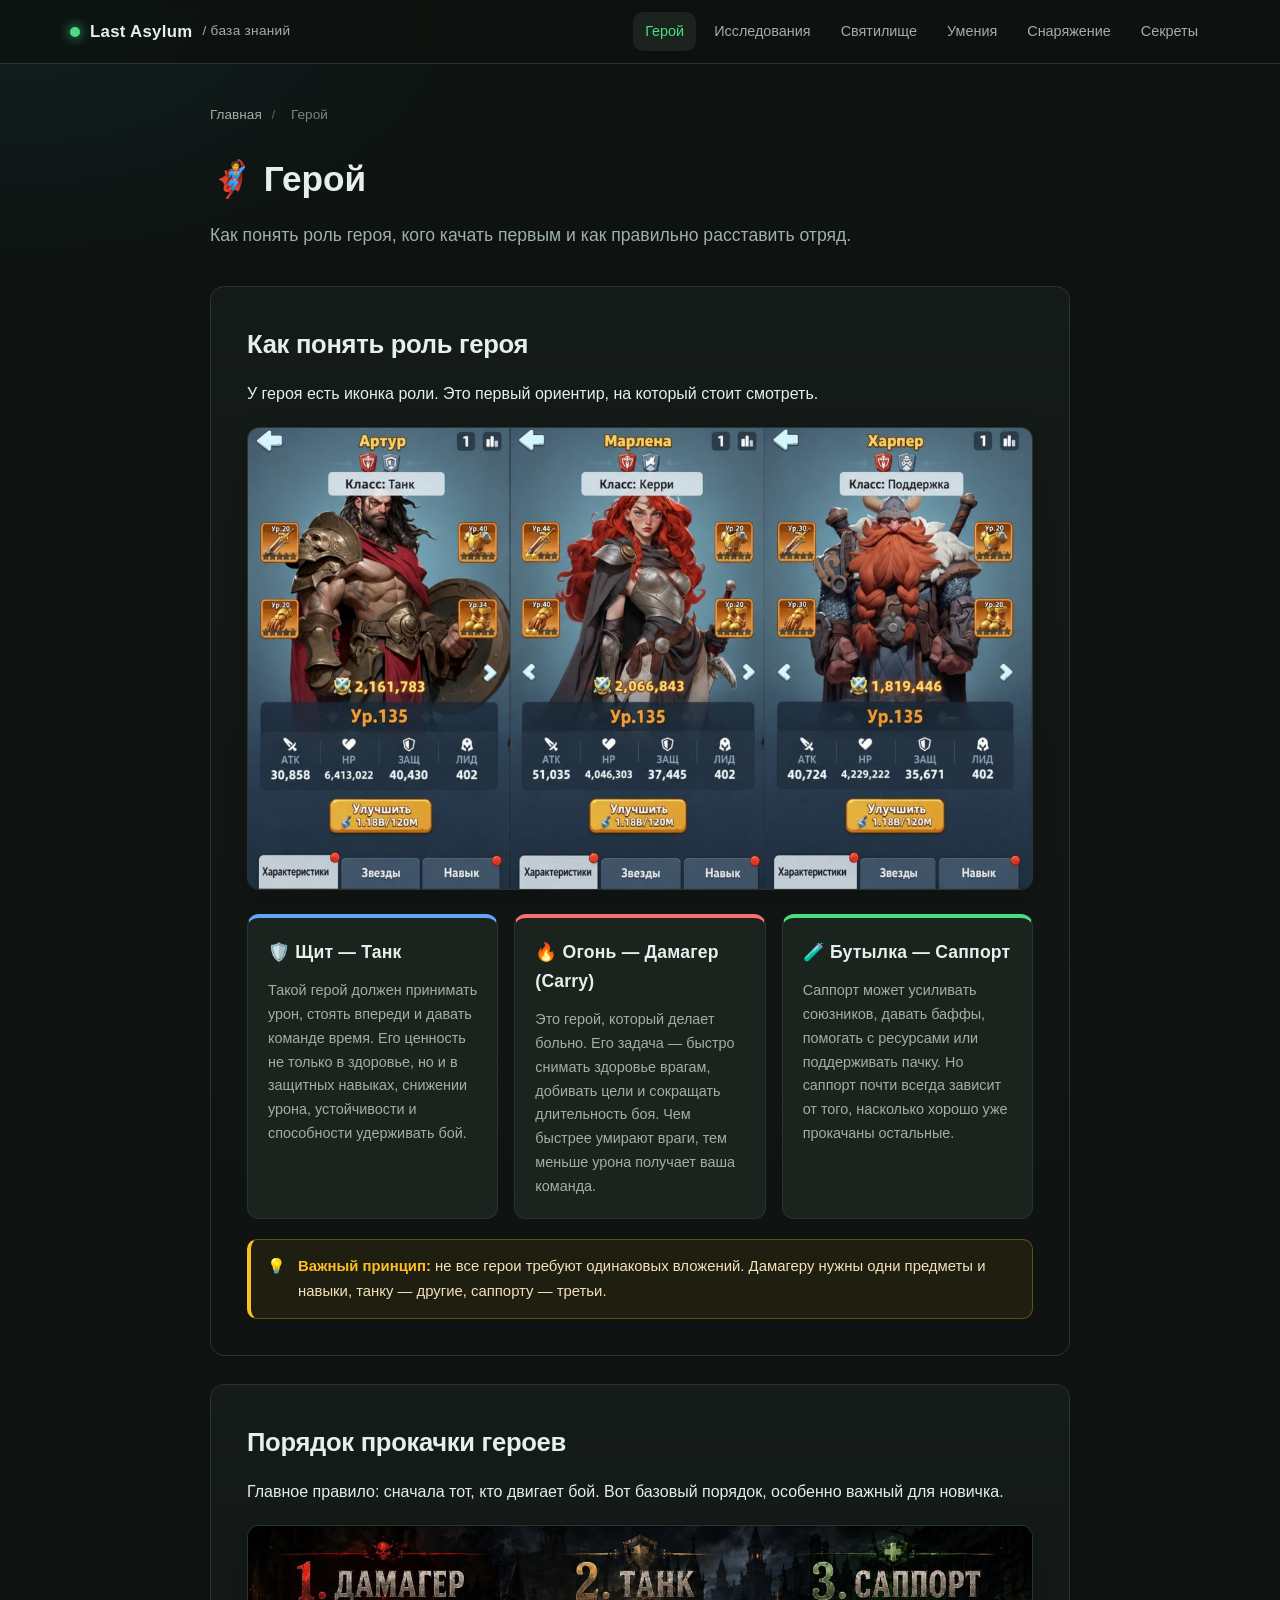
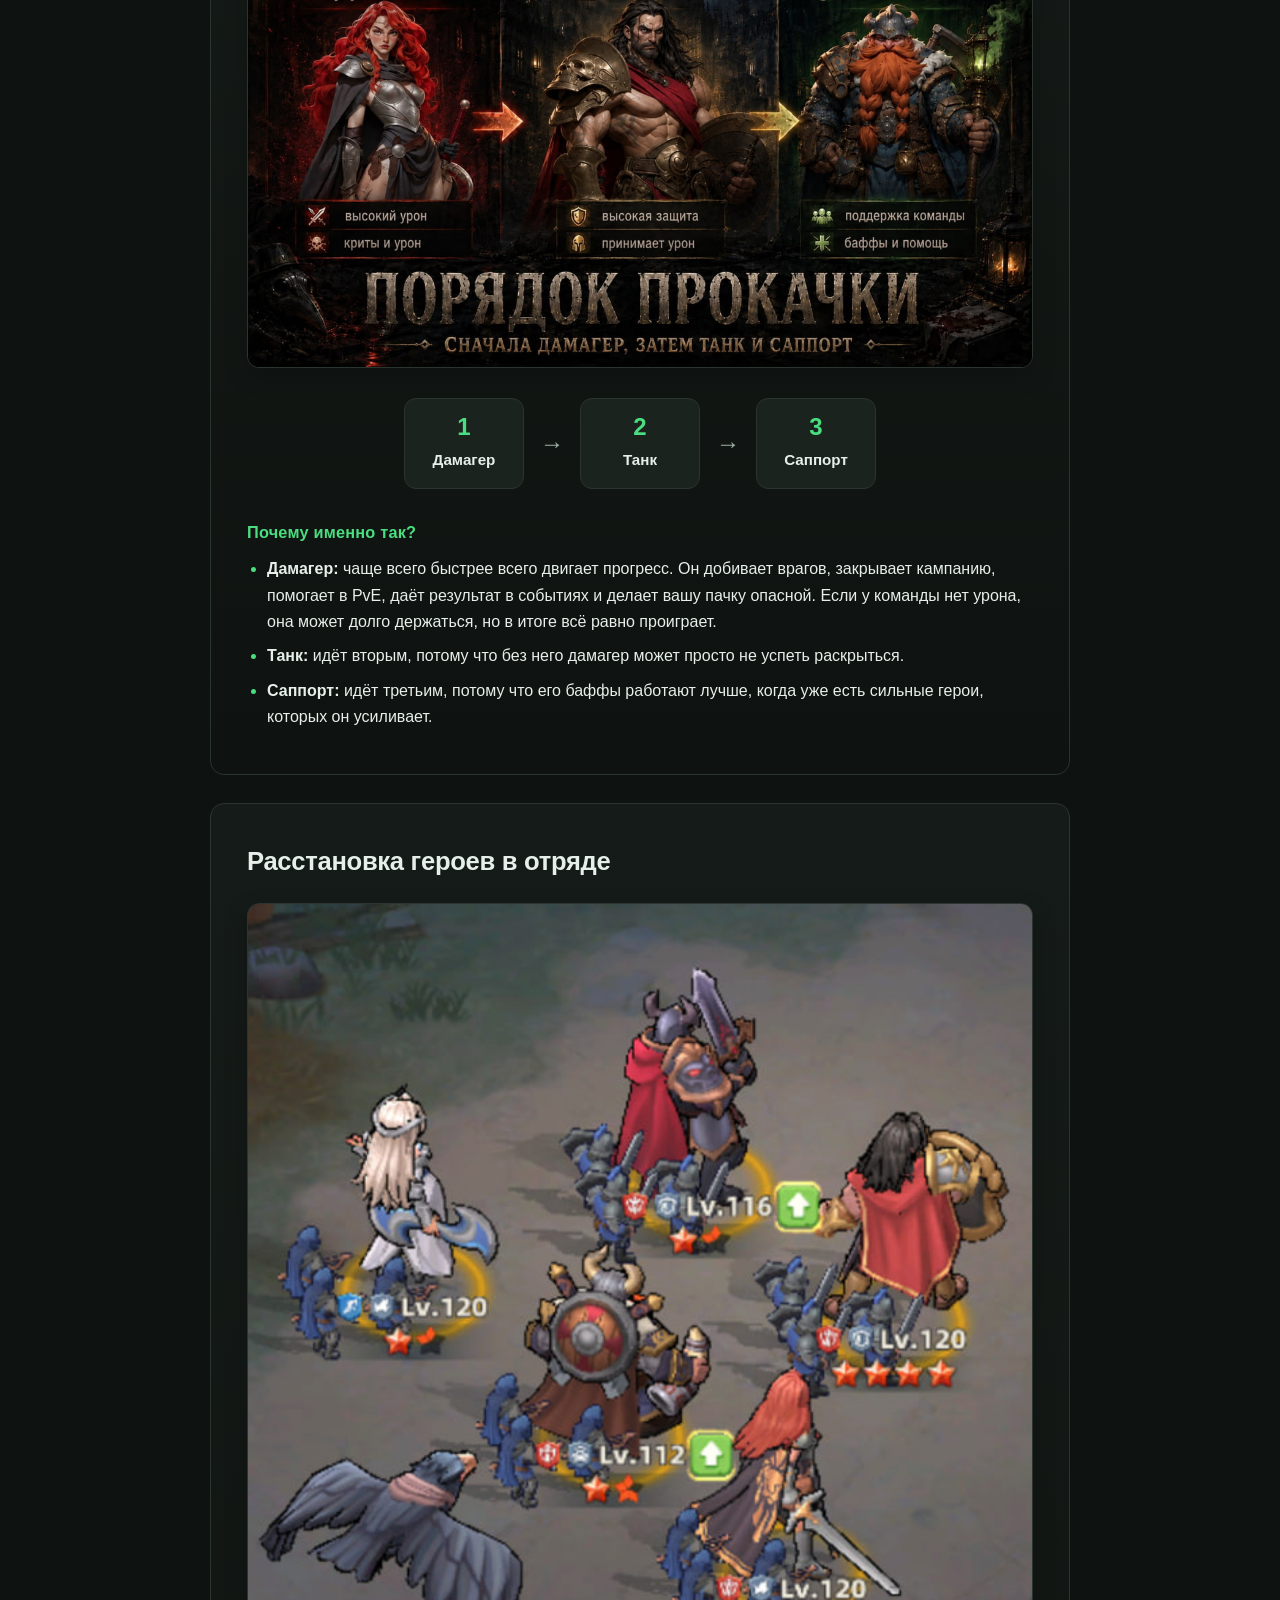
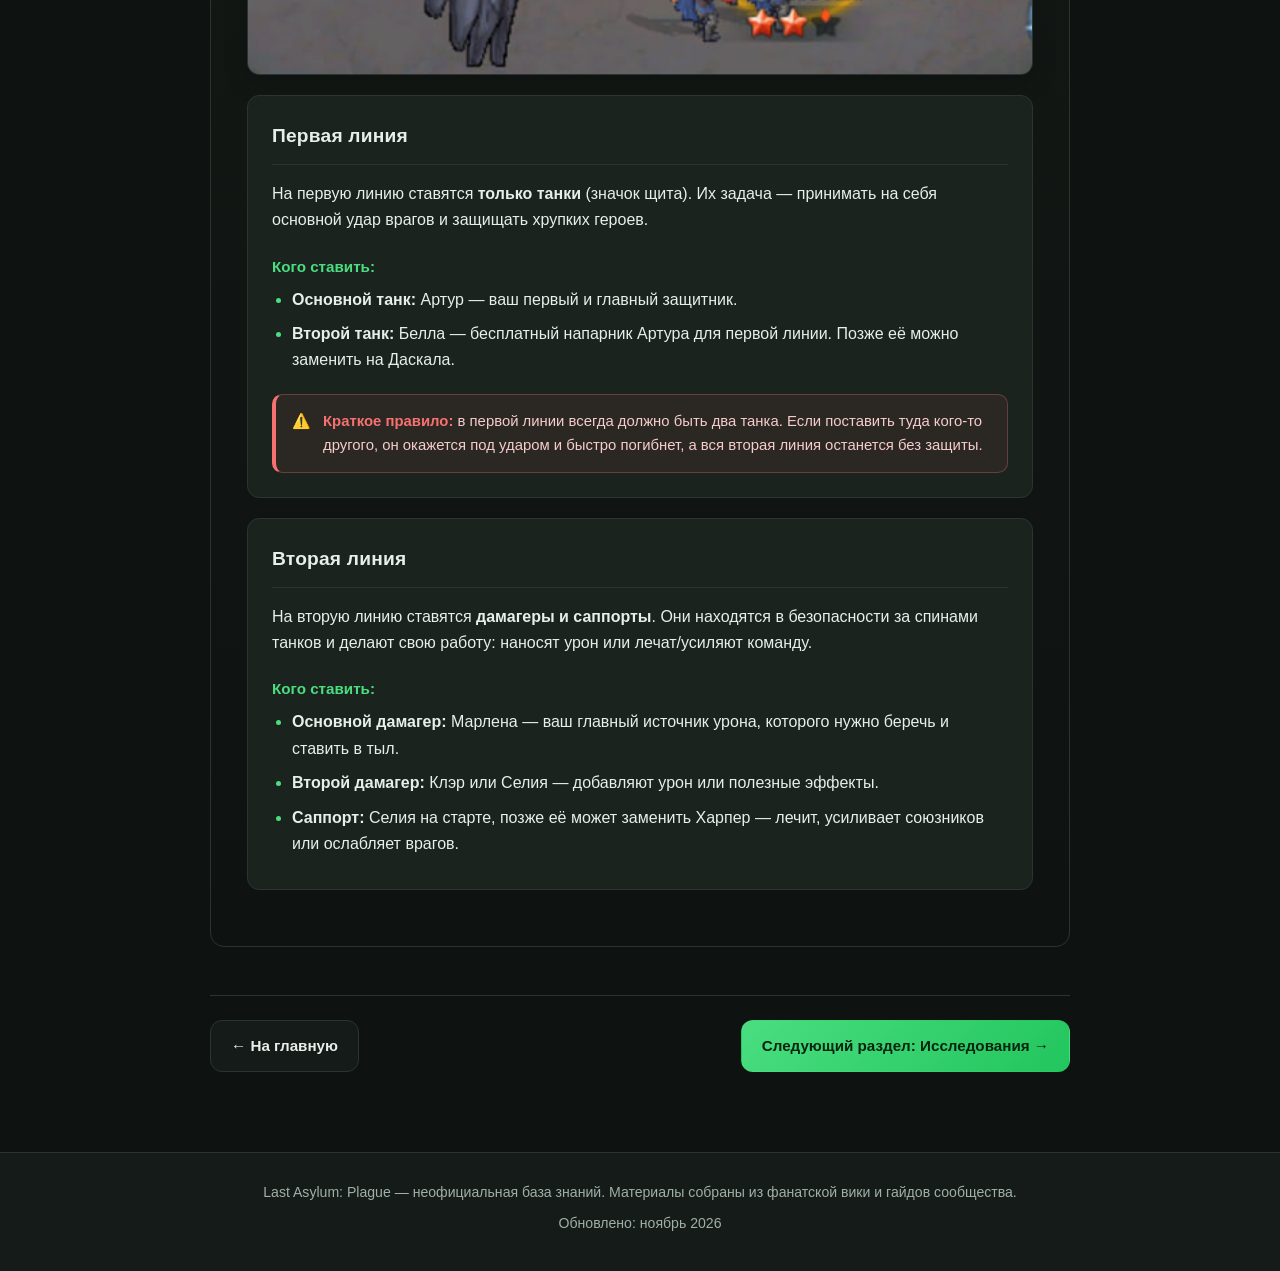
<file: geroy.html>
<!DOCTYPE html>
<html lang="ru">
<head>
  <meta charset="UTF-8">
  <meta name="viewport" content="width=device-width, initial-scale=1.0">
  <meta name="theme-color" content="#0e1210">
  <meta name="description" content="Гайд по героям в Last Asylum: Plague. Роли, порядок прокачки и расстановка в отряде.">
  <title>Герой — Last Asylum: Plague</title>
  <link rel="stylesheet" href="styles.css">
</head>
<body>

<header>
  <div class="header-inner">
    <a href="index.html" class="logo">
      <span class="dot"></span>
      Last Asylum <span>/ база знаний</span>
    </a>
    <nav class="top-nav" id="topNav" aria-label="Разделы">
      <a href="geroy.html" class="active">Герой</a>
      <a href="voyny.html">Исследования</a>
      <a href="urovni.html">Святилище</a>
      <a href="umeniya.html">Умения</a>
      <a href="snaryazhenie.html">Снаряжение</a>
      <a href="sekret.html">Секреты</a>
    </nav>
  </div>
</header>

<main class="page-content">
  <div class="breadcrumbs">
    <a href="index.html">Главная</a> <span>/</span> <span class="current">Герой</span>
  </div>

  <div class="page-header">
    <h1>🦸 Герой</h1>
    <p class="lead">Как понять роль героя, кого качать первым и как правильно расставить отряд.</p>
  </div>

  <section class="doc">
    <h2>Как понять роль героя</h2>
    <p>У героя есть иконка роли. Это первый ориентир, на который стоит смотреть.</p>

    <img src="img/heroes-top.jpg" alt="Примеры героев разных ролей" class="doc-image" onerror="this.style.display='none'"> 

    <div class="roles-grid">
      <div class="role-card shield">
        <h3>🛡️ Щит — Танк</h3>
        <p>Такой герой должен принимать урон, стоять впереди и давать команде время. Его ценность не только в здоровье, но и в защитных навыках, снижении урона, устойчивости и способности удерживать бой.</p>
      </div>
      <div class="role-card damage">
        <h3>🔥 Огонь — Дамагер (Carry)</h3>
        <p>Это герой, который делает больно. Его задача — быстро снимать здоровье врагам, добивать цели и сокращать длительность боя. Чем быстрее умирают враги, тем меньше урона получает ваша команда.</p>
      </div>
      <div class="role-card support">
        <h3>🧪 Бутылка — Саппорт</h3>
        <p>Саппорт может усиливать союзников, давать баффы, помогать с ресурсами или поддерживать пачку. Но саппорт почти всегда зависит от того, насколько хорошо уже прокачаны остальные.</p>
      </div>
    </div>

    <div class="note">
      <div>💡</div>
      <div><strong>Важный принцип:</strong> не все герои требуют одинаковых вложений. Дамагеру нужны одни предметы и навыки, танку — другие, саппорту — третьи.</div>
    </div>
  </section>

  <section class="doc">
    <h2>Порядок прокачки героев</h2>
    <p>Главное правило: сначала тот, кто двигает бой. Вот базовый порядок, особенно важный для новичка.</p>
    
    <img src="img/lineup.jpg" alt="Расстановка отряда в игре" class="doc-image" onerror="this.style.display='none'"> 

    <div class="leveling-flow">
      <div class="step-card">
        <div class="step-num">1</div>
        <div class="step-title">Дамагер</div>
      </div>
      <div class="step-arrow">→</div>
      <div class="step-card">
        <div class="step-num">2</div>
        <div class="step-title">Танк</div>
      </div>
      <div class="step-arrow">→</div>
      <div class="step-card">
        <div class="step-num">3</div>
        <div class="step-title">Саппорт</div>
      </div>
    </div>

    <h3>Почему именно так?</h3>
    <ul>
      <li><b>Дамагер:</b> чаще всего быстрее всего двигает прогресс. Он добивает врагов, закрывает кампанию, помогает в PvE, даёт результат в событиях и делает вашу пачку опасной. Если у команды нет урона, она может долго держаться, но в итоге всё равно проиграет.</li>
      <li><b>Танк:</b> идёт вторым, потому что без него дамагер может просто не успеть раскрыться.</li>
      <li><b>Саппорт:</b> идёт третьим, потому что его баффы работают лучше, когда уже есть сильные герои, которых он усиливает.</li>
    </ul>
  </section>

  <section class="doc">
    <h2>Расстановка героев в отряде</h2>
    
    <img src="img/lineup2.jpg" alt="Расстановка отряда в игре" class="doc-image" onerror="this.style.display='none'">

    <div class="lineup-block">
      <h3>Первая линия</h3>
      <p>На первую линию ставятся <b>только танки</b> (значок щита). Их задача — принимать на себя основной удар врагов и защищать хрупких героев.</p>
      
      <h4>Кого ставить:</h4>
      <ul>
        <li><b>Основной танк:</b> Артур — ваш первый и главный защитник.</li>
        <li><b>Второй танк:</b> Белла — бесплатный напарник Артура для первой линии. Позже её можно заменить на Даскала.</li>
      </ul>

      <div class="note danger">
        <div>⚠️</div>
        <div><strong>Краткое правило:</strong> в первой линии всегда должно быть два танка. Если поставить туда кого-то другого, он окажется под ударом и быстро погибнет, а вся вторая линия останется без защиты.</div>
      </div>
    </div>

    <div class="lineup-block">
      <h3>Вторая линия</h3>
      <p>На вторую линию ставятся <b>дамагеры и саппорты</b>. Они находятся в безопасности за спинами танков и делают свою работу: наносят урон или лечат/усиляют команду.</p>
      
      <h4>Кого ставить:</h4>
      <ul>
        <li><b>Основной дамагер:</b> Марлена — ваш главный источник урона, которого нужно беречь и ставить в тыл.</li>
        <li><b>Второй дамагер:</b> Клэр или Селия — добавляют урон или полезные эффекты.</li>
        <li><b>Саппорт:</b> Селия на старте, позже её может заменить Харпер — лечит, усиливает союзников или ослабляет врагов.</li>
      </ul>
    </div>
  </section>

  <div class="page-nav">
    <a href="index.html" class="btn">← На главную</a>
    <a href="voyny.html" class="btn primary">Следующий раздел: Исследования →</a>
  </div>
</main>

<footer>
  <p>Last Asylum: Plague — неофициальная база знаний. Материалы собраны из фанатской вики и гайдов сообщества.</p>
  <p>Обновлено: ноябрь 2026</p>
</footer>

<button id="toTop" aria-label="Наверх" title="Наверх">↑</button>
<script src="script.js" defer></script>
</body>
</html>
</file>
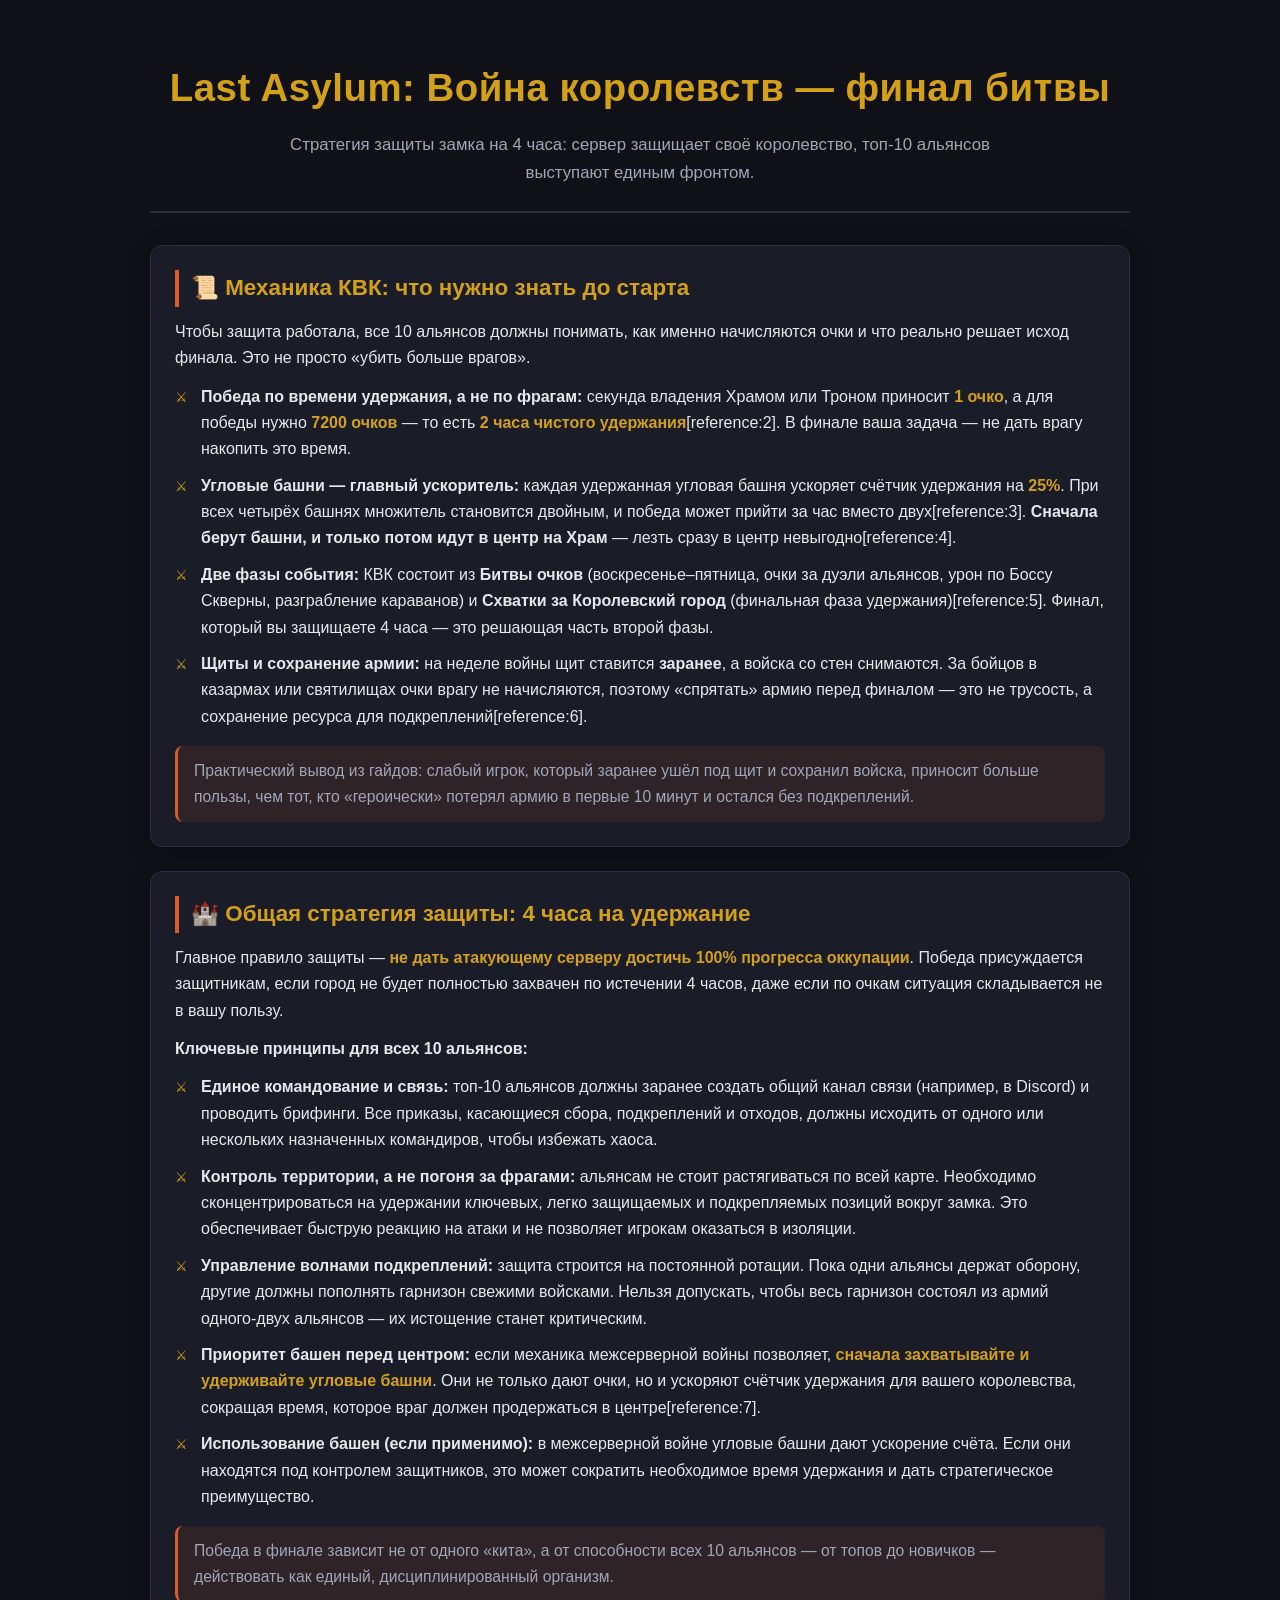
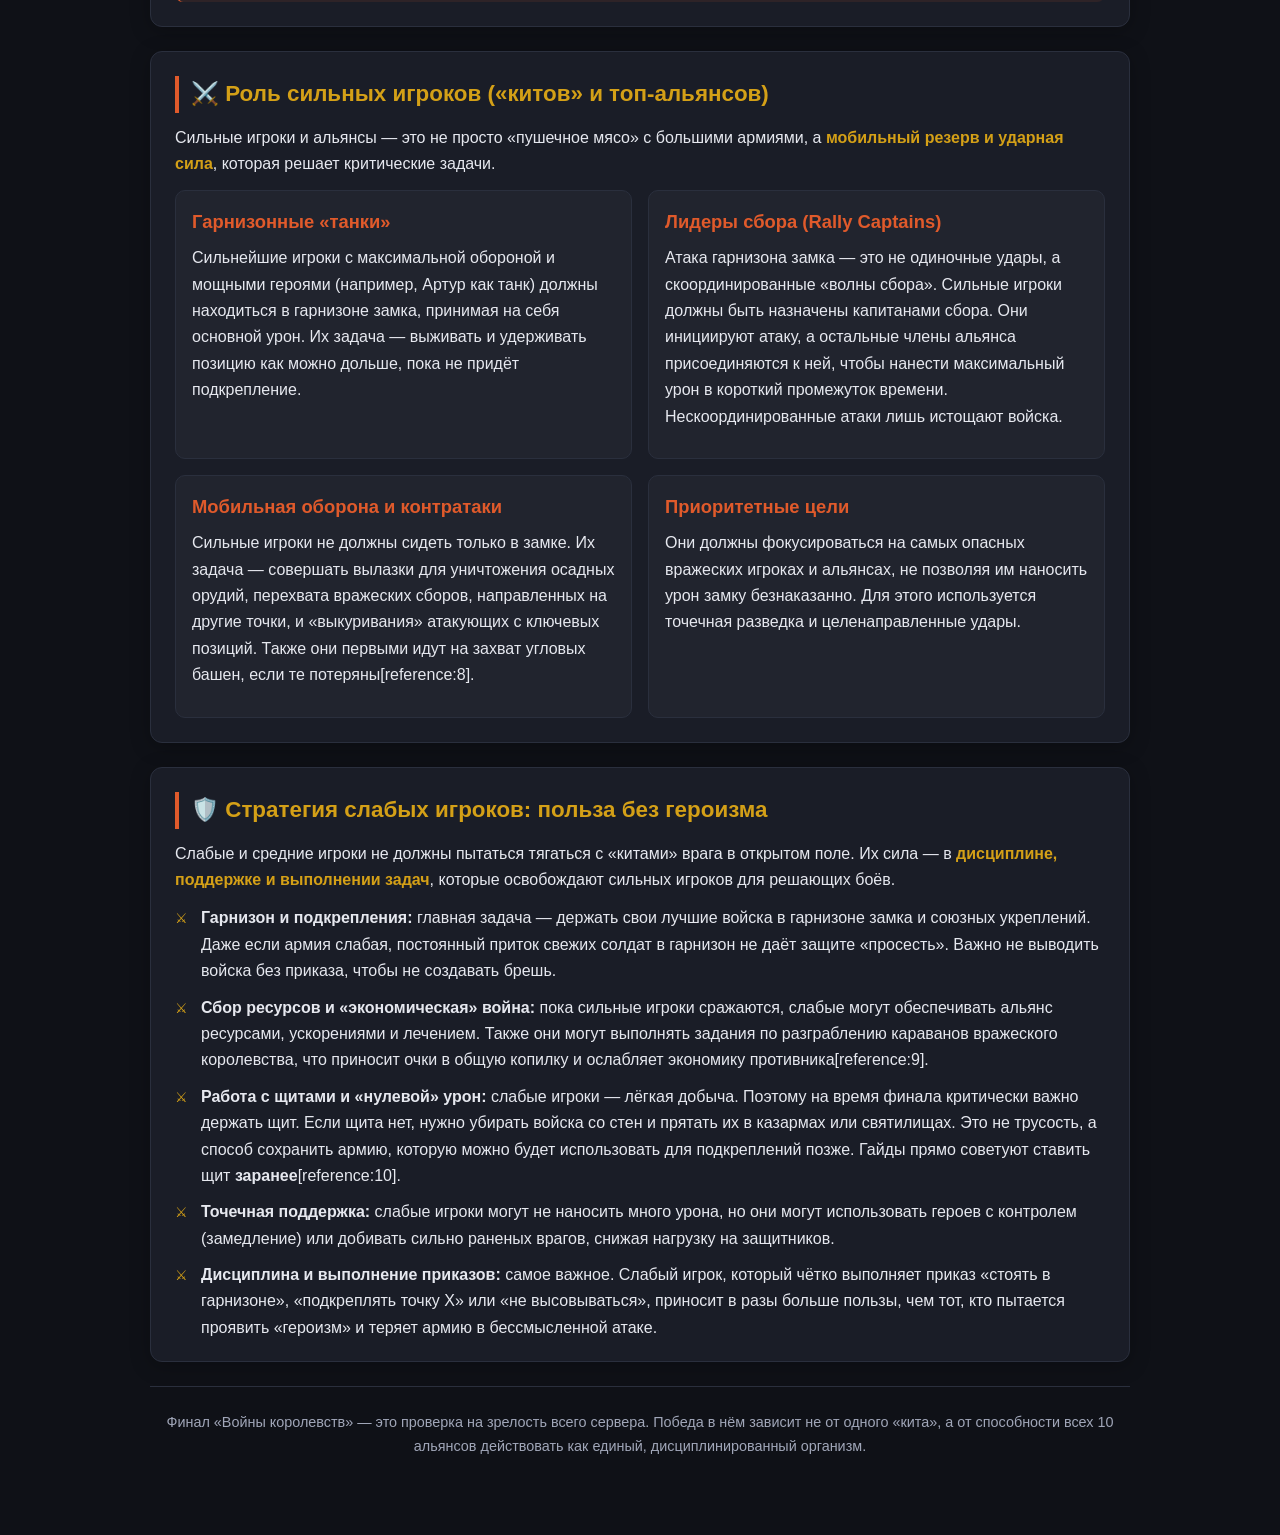
<file: kvk.html>
<!DOCTYPE html>
<html lang="ru">
<head>
    <meta charset="UTF-8">
    <meta name="viewport" content="width=device-width, initial-scale=1.0">
    <title>Стратегия защиты замка — Last Asylum: Война королевств (финал)</title>
    <style>
        :root {
            --bg: #0f1117;
            --card: #1a1d27;
            --text: #e6e8ef;
            --muted: #a0a6b8;
            --accent: #d4a017;
            --accent-2: #e05a2b;
            --border: #2a2f3d;
            --radius: 12px;
        }

        * {
            box-sizing: border-box;
            margin: 0;
            padding: 0;
        }

        body {
            font-family: 'Segoe UI', Roboto, 'Helvetica Neue', Arial, sans-serif;
            background: var(--bg);
            color: var(--text);
            line-height: 1.65;
            padding: 24px 16px 64px;
        }

        .container {
            max-width: 980px;
            margin: 0 auto;
        }

        header {
            text-align: center;
            padding: 32px 16px 24px;
            border-bottom: 2px solid var(--border);
            margin-bottom: 32px;
        }

        header h1 {
            font-size: clamp(1.6rem, 4vw, 2.4rem);
            color: var(--accent);
            letter-spacing: 0.5px;
            margin-bottom: 12px;
        }

        header p {
            color: var(--muted);
            font-size: 1.05rem;
            max-width: 720px;
            margin: 0 auto;
        }

        section {
            background: var(--card);
            border: 1px solid var(--border);
            border-radius: var(--radius);
            padding: 24px 24px 8px;
            margin-bottom: 24px;
            box-shadow: 0 4px 20px rgba(0, 0, 0, 0.25);
        }

        section h2 {
            font-size: 1.4rem;
            color: var(--accent);
            margin-bottom: 12px;
            border-left: 4px solid var(--accent-2);
            padding-left: 12px;
        }

        section h3 {
            font-size: 1.15rem;
            color: var(--accent-2);
            margin: 20px 0 8px;
        }

        p {
            margin-bottom: 12px;
        }

        ul {
            list-style: none;
            margin: 0 0 12px 0;
            padding: 0;
        }

        ul li {
            position: relative;
            padding-left: 26px;
            margin-bottom: 10px;
        }

        ul li::before {
            content: "⚔";
            position: absolute;
            left: 0;
            color: var(--accent);
            font-size: 0.9rem;
            top: 2px;
        }

        .highlight {
            color: var(--accent);
            font-weight: 600;
        }

        .note {
            background: rgba(224, 90, 43, 0.1);
            border-left: 3px solid var(--accent-2);
            padding: 12px 16px;
            border-radius: 8px;
            color: var(--muted);
            font-size: 0.98rem;
            margin: 16px 0;
        }

        .roles {
            display: grid;
            gap: 16px;
            margin-bottom: 16px;
        }

        @media (min-width: 640px) {
            .roles {
                grid-template-columns: 1fr 1fr;
            }
        }

        .role-card {
            background: rgba(255, 255, 255, 0.03);
            border: 1px solid var(--border);
            border-radius: 10px;
            padding: 16px;
        }

        .role-card h3 {
            margin-top: 0;
        }

        footer {
            text-align: center;
            color: var(--muted);
            font-size: 0.9rem;
            border-top: 1px solid var(--border);
            padding-top: 24px;
            margin-top: 16px;
        }

        strong {
            color: var(--text);
        }
    </style>
</head>
<body>
    <div class="container">
        <header>
            <h1>Last Asylum: Война королевств — финал битвы</h1>
            <p>Стратегия защиты замка на 4 часа: сервер защищает своё королевство, топ-10 альянсов выступают единым фронтом.</p>
        </header>

        <!-- НОВЫЙ РАЗДЕЛ: механика и практические советы из гайдов -->
        <section>
            <h2>📜 Механика КВК: что нужно знать до старта</h2>
            <p>
                Чтобы защита работала, все 10 альянсов должны понимать, как именно начисляются очки и что реально решает исход финала. Это не просто «убить больше врагов».
            </p>
            <ul>
                <li><strong>Победа по времени удержания, а не по фрагам:</strong> секунда владения Храмом или Троном приносит <span class="highlight">1 очко</span>, а для победы нужно <span class="highlight">7200 очков</span> — то есть <span class="highlight">2 часа чистого удержания</span>[reference:2]. В финале ваша задача — не дать врагу накопить это время.</li>
                <li><strong>Угловые башни — главный ускоритель:</strong> каждая удержанная угловая башня ускоряет счётчик удержания на <span class="highlight">25%</span>. При всех четырёх башнях множитель становится двойным, и победа может прийти за час вместо двух[reference:3]. <strong>Сначала берут башни, и только потом идут в центр на Храм</strong> — лезть сразу в центр невыгодно[reference:4].</li>
                <li><strong>Две фазы события:</strong> КВК состоит из <strong>Битвы очков</strong> (воскресенье–пятница, очки за дуэли альянсов, урон по Боссу Скверны, разграбление караванов) и <strong>Схватки за Королевский город</strong> (финальная фаза удержания)[reference:5]. Финал, который вы защищаете 4 часа — это решающая часть второй фазы.</li>
                <li><strong>Щиты и сохранение армии:</strong> на неделе войны щит ставится <strong>заранее</strong>, а войска со стен снимаются. За бойцов в казармах или святилищах очки врагу не начисляются, поэтому «спрятать» армию перед финалом — это не трусость, а сохранение ресурса для подкреплений[reference:6].</li>
            </ul>
            <div class="note">
                Практический вывод из гайдов: слабый игрок, который заранее ушёл под щит и сохранил войска, приносит больше пользы, чем тот, кто «героически» потерял армию в первые 10 минут и остался без подкреплений.
            </div>
        </section>

        <section>
            <h2>🏰 Общая стратегия защиты: 4 часа на удержание</h2>
            <p>
                Главное правило защиты — <span class="highlight">не дать атакующему серверу достичь 100% прогресса оккупации</span>.
                Победа присуждается защитникам, если город не будет полностью захвачен по истечении 4 часов,
                даже если по очкам ситуация складывается не в вашу пользу.
            </p>
            <p><strong>Ключевые принципы для всех 10 альянсов:</strong></p>
            <ul>
                <li><strong>Единое командование и связь:</strong> топ-10 альянсов должны заранее создать общий канал связи (например, в Discord) и проводить брифинги. Все приказы, касающиеся сбора, подкреплений и отходов, должны исходить от одного или нескольких назначенных командиров, чтобы избежать хаоса.</li>
                <li><strong>Контроль территории, а не погоня за фрагами:</strong> альянсам не стоит растягиваться по всей карте. Необходимо сконцентрироваться на удержании ключевых, легко защищаемых и подкрепляемых позиций вокруг замка. Это обеспечивает быструю реакцию на атаки и не позволяет игрокам оказаться в изоляции.</li>
                <li><strong>Управление волнами подкреплений:</strong> защита строится на постоянной ротации. Пока одни альянсы держат оборону, другие должны пополнять гарнизон свежими войсками. Нельзя допускать, чтобы весь гарнизон состоял из армий одного-двух альянсов — их истощение станет критическим.</li>
                <li><strong>Приоритет башен перед центром:</strong> если механика межсерверной войны позволяет, <span class="highlight">сначала захватывайте и удерживайте угловые башни</span>. Они не только дают очки, но и ускоряют счётчик удержания для вашего королевства, сокращая время, которое враг должен продержаться в центре[reference:7].</li>
                <li><strong>Использование башен (если применимо):</strong> в межсерверной войне угловые башни дают ускорение счёта. Если они находятся под контролем защитников, это может сократить необходимое время удержания и дать стратегическое преимущество.</li>
            </ul>
            <div class="note">
                Победа в финале зависит не от одного «кита», а от способности всех 10 альянсов — от топов до новичков — действовать как единый, дисциплинированный организм.
            </div>
        </section>

        <section>
            <h2>⚔️ Роль сильных игроков («китов» и топ-альянсов)</h2>
            <p>
                Сильные игроки и альянсы — это не просто «пушечное мясо» с большими армиями,
                а <span class="highlight">мобильный резерв и ударная сила</span>, которая решает критические задачи.
            </p>
            <div class="roles">
                <div class="role-card">
                    <h3>Гарнизонные «танки»</h3>
                    <p>Сильнейшие игроки с максимальной обороной и мощными героями (например, Артур как танк) должны находиться в гарнизоне замка, принимая на себя основной урон. Их задача — выживать и удерживать позицию как можно дольше, пока не придёт подкрепление.</p>
                </div>
                <div class="role-card">
                    <h3>Лидеры сбора (Rally Captains)</h3>
                    <p>Атака гарнизона замка — это не одиночные удары, а скоординированные «волны сбора». Сильные игроки должны быть назначены капитанами сбора. Они инициируют атаку, а остальные члены альянса присоединяются к ней, чтобы нанести максимальный урон в короткий промежуток времени. Нескоординированные атаки лишь истощают войска.</p>
                </div>
                <div class="role-card">
                    <h3>Мобильная оборона и контратаки</h3>
                    <p>Сильные игроки не должны сидеть только в замке. Их задача — совершать вылазки для уничтожения осадных орудий, перехвата вражеских сборов, направленных на другие точки, и «выкуривания» атакующих с ключевых позиций. Также они первыми идут на захват угловых башен, если те потеряны[reference:8].</p>
                </div>
                <div class="role-card">
                    <h3>Приоритетные цели</h3>
                    <p>Они должны фокусироваться на самых опасных вражеских игроках и альянсах, не позволяя им наносить урон замку безнаказанно. Для этого используется точечная разведка и целенаправленные удары.</p>
                </div>
            </div>
        </section>

        <section>
            <h2>🛡️ Стратегия слабых игроков: польза без героизма</h2>
            <p>
                Слабые и средние игроки не должны пытаться тягаться с «китами» врага в открытом поле.
                Их сила — в <span class="highlight">дисциплине, поддержке и выполнении задач</span>,
                которые освобождают сильных игроков для решающих боёв.
            </p>
            <ul>
                <li><strong>Гарнизон и подкрепления:</strong> главная задача — держать свои лучшие войска в гарнизоне замка и союзных укреплений. Даже если армия слабая, постоянный приток свежих солдат в гарнизон не даёт защите «просесть». Важно не выводить войска без приказа, чтобы не создавать брешь.</li>
                <li><strong>Сбор ресурсов и «экономическая» война:</strong> пока сильные игроки сражаются, слабые могут обеспечивать альянс ресурсами, ускорениями и лечением. Также они могут выполнять задания по разграблению караванов вражеского королевства, что приносит очки в общую копилку и ослабляет экономику противника[reference:9].</li>
                <li><strong>Работа с щитами и «нулевой» урон:</strong> слабые игроки — лёгкая добыча. Поэтому на время финала критически важно держать щит. Если щита нет, нужно убирать войска со стен и прятать их в казармах или святилищах. Это не трусость, а способ сохранить армию, которую можно будет использовать для подкреплений позже. Гайды прямо советуют ставить щит <strong>заранее</strong>[reference:10].</li>
                <li><strong>Точечная поддержка:</strong> слабые игроки могут не наносить много урона, но они могут использовать героев с контролем (замедление) или добивать сильно раненых врагов, снижая нагрузку на защитников.</li>
                <li><strong>Дисциплина и выполнение приказов:</strong> самое важное. Слабый игрок, который чётко выполняет приказ «стоять в гарнизоне», «подкреплять точку X» или «не высовываться», приносит в разы больше пользы, чем тот, кто пытается проявить «героизм» и теряет армию в бессмысленной атаке.</li>
            </ul>
        </section>

        <footer>
            <p>Финал «Войны королевств» — это проверка на зрелость всего сервера. Победа в нём зависит не от одного «кита», а от способности всех 10 альянсов действовать как единый, дисциплинированный организм.</p>
        </footer>
    </div>
</body>
</html>
</file>
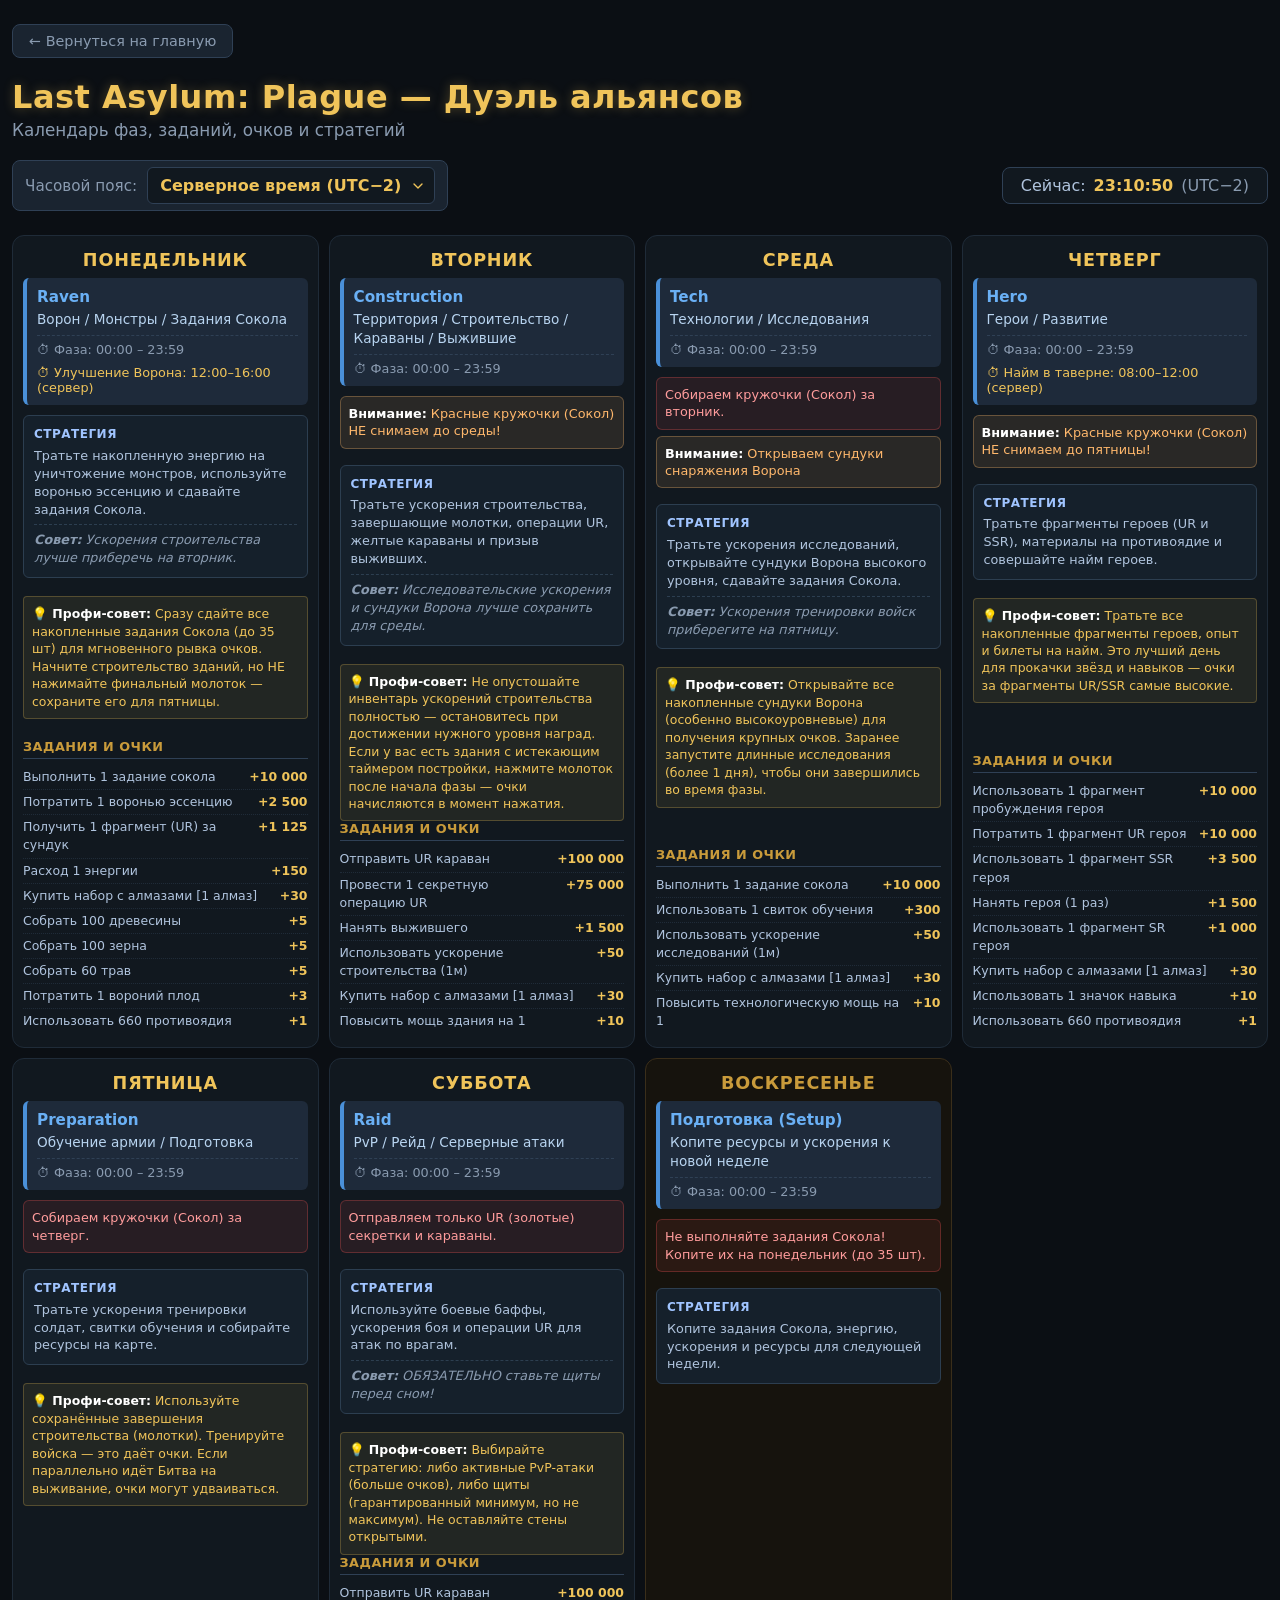
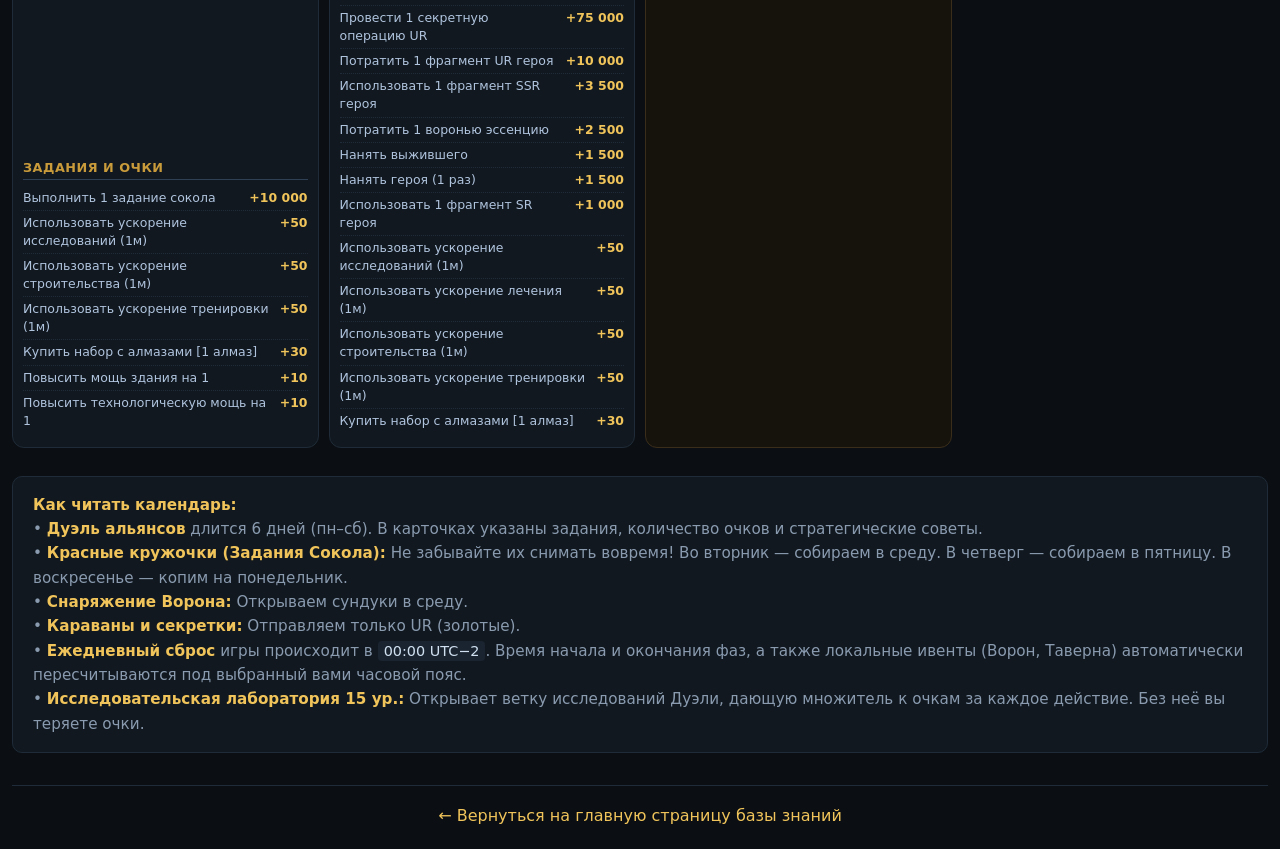
<file: LAv2.html>
<!DOCTYPE html>
<html lang="ru">
<head>
    <meta charset="UTF-8">
    <meta name="viewport" content="width=device-width, initial-scale=1.0">
    <title>Last Asylum: Plague — Календарь Дуэлей с заданиями</title>
    <style>
        * {
            box-sizing: border-box;
            font-family: 'Segoe UI', Roboto, system-ui, sans-serif;
        }
        body {
            background: #0b0f14;
            color: #e0e6ed;
            margin: 0;
            padding: 24px 12px;
            display: flex;
            justify-content: center;
        }
        .container {
            max-width: 1600px;
            width: 100%;
        }
        
        /* Стили для кнопки возврата */
        .back-btn {
            display: inline-flex;
            align-items: center;
            gap: 6px;
            margin-bottom: 20px;
            padding: 8px 16px;
            background: #1a2430;
            border: 1px solid #2f4055;
            border-radius: 8px;
            color: #8a9bb0;
            text-decoration: none;
            font-size: 0.9rem;
            font-weight: 500;
            transition: all 0.2s;
        }
        .back-btn:hover {
            background: #2f4055;
            color: #f0c45a;
            border-color: #f0c45a;
            text-decoration: none;
        }

        h1 {
            font-size: 2rem;
            font-weight: 600;
            letter-spacing: 0.5px;
            margin: 0 0 4px;
            color: #f0c45a;
            text-shadow: 0 0 12px rgba(240, 196, 90, 0.3);
        }
        .subtitle {
            color: #8a9bb0;
            margin-bottom: 20px;
            font-size: 1.05rem;
        }
        
        .time-switch {
            display: flex;
            gap: 16px;
            margin-bottom: 24px;
            flex-wrap: wrap;
            align-items: center;
        }
        .select-wrapper {
            display: flex;
            align-items: center;
            gap: 10px;
            background: #1a2430;
            border: 1px solid #2f4055;
            padding: 6px 12px;
            border-radius: 8px;
            transition: 0.2s;
        }
        .select-wrapper:focus-within {
            border-color: #f0c45a;
            box-shadow: 0 0 12px rgba(240, 196, 90, 0.2);
        }
        .select-wrapper label {
            font-size: 0.95rem;
            color: #8a9bb0;
            font-weight: 500;
            white-space: nowrap;
        }
        select {
            background: #11181f;
            color: #f0c45a;
            border: 1px solid #2f4055;
            padding: 8px 32px 8px 12px;
            border-radius: 6px;
            font-size: 1rem;
            font-weight: 600;
            cursor: pointer;
            outline: none;
            appearance: none;
            background-image: url("data:image/svg+xml;charset=UTF-8,%3csvg xmlns='http://www.w3.org/2000/svg' viewBox='0 0 24 24' fill='none' stroke='%23f0c45a' stroke-width='2' stroke-linecap='round' stroke-linejoin='round'%3e%3cpolyline points='6 9 12 15 18 9'%3e%3c/polyline%3e%3c/svg%3e");
            background-repeat: no-repeat;
            background-position: right 8px center;
            background-size: 16px;
            transition: 0.2s;
        }
        select:hover {
            background-color: #1a2430;
        }
        select option {
            background: #11181f;
            color: #e0e6ed;
            font-weight: normal;
            padding: 8px;
        }

        .current-time {
            margin-left: auto;
            background: #11181f;
            padding: 8px 18px;
            border-radius: 8px;
            border: 1px solid #2f4055;
            font-variant-numeric: tabular-nums;
            font-size: 1rem;
            display: flex;
            align-items: center;
            gap: 8px;
            color: #b0c4de;
        }
        .current-time span {
            color: #f0c45a;
            font-weight: 600;
        }
        .calendar {
            display: grid;
            grid-template-columns: repeat(7, 1fr);
            gap: 10px;
            margin-bottom: 28px;
        }
        .day-card {
            background: #11181f;
            border: 1px solid #1f2b38;
            border-radius: 12px;
            padding: 14px 10px;
            display: flex;
            flex-direction: column;
        }
        .day-card.sunday {
            border-color: #3a2e1a;
            background: #16130d;
        }
        .day-name {
            font-weight: 700;
            font-size: 1.1rem;
            text-transform: uppercase;
            letter-spacing: 0.8px;
            color: #f0c45a;
            margin-bottom: 8px;
            text-align: center;
        }
        .day-card.sunday .day-name {
            color: #c99b3b;
        }
        .duel-phase {
            background: #1e2a3a;
            border-left: 4px solid #4a90d9;
            padding: 10px;
            border-radius: 6px;
            margin-bottom: 10px;
        }
        .duel-title {
            font-size: 0.95rem;
            font-weight: 600;
            color: #6ab0f5;
            margin-bottom: 4px;
        }
        .duel-desc {
            font-size: 0.85rem;
            color: #b8d4f0;
            line-height: 1.4;
            margin-bottom: 6px;
        }
        .duel-time {
            font-size: 0.8rem;
            color: #8a9bb0;
            border-top: 1px dashed #2f4055;
            padding-top: 6px;
            font-variant-numeric: tabular-nums;
        }
        
        .tips-section {
            margin-bottom: 10px;
        }
        .tip-box {
            background: rgba(230, 80, 80, 0.1);
            border: 1px solid rgba(230, 80, 80, 0.3);
            border-radius: 6px;
            padding: 8px;
            font-size: 0.8rem;
            line-height: 1.35;
            color: #ff9c9c;
            margin-bottom: 6px;
        }
        .tip-box.warning {
            color: #ffb86c;
            background: rgba(255, 184, 108, 0.1);
            border-color: rgba(255, 184, 108, 0.3);
        }
        .tip-box strong {
            color: #fff;
        }

        .strategy-box {
            background: #15202b;
            border: 1px solid #2c3e50;
            border-radius: 6px;
            padding: 10px;
            margin-bottom: 10px;
            font-size: 0.8rem;
            line-height: 1.4;
            color: #b0c4de;
        }
        .strategy-title {
            font-weight: 600;
            color: #a0c4ff;
            margin-bottom: 4px;
            font-size: 0.75rem;
            text-transform: uppercase;
            letter-spacing: 0.5px;
        }
        .strategy-advice {
            margin-top: 6px;
            padding-top: 6px;
            border-top: 1px dashed #2c3e50;
            color: #8a9bb0;
            font-style: italic;
        }
        .pro-tip {
            margin-top: 8px;
            padding: 8px;
            background: rgba(240, 196, 90, 0.08);
            border: 1px solid rgba(240, 196, 90, 0.25);
            border-radius: 4px;
            color: #f0c45a;
            font-size: 0.78rem;
            line-height: 1.4;
        }
        .pro-tip strong {
            color: #fff;
        }

        .tasks-section {
            margin-top: auto;
        }
        .tasks-title {
            font-size: 0.8rem;
            font-weight: 600;
            color: #c99b3b;
            text-transform: uppercase;
            letter-spacing: 0.5px;
            margin-bottom: 6px;
            border-bottom: 1px solid #2f4055;
            padding-bottom: 4px;
        }
        .task-list {
            list-style: none;
            padding: 0;
            margin: 0;
            font-size: 0.78rem;
            line-height: 1.45;
            color: #9aaec2;
        }
        .task-list li {
            display: flex;
            justify-content: space-between;
            align-items: flex-start;
            gap: 8px;
            padding: 3px 0;
            border-bottom: 1px dotted #1f2b38;
        }
        .task-list li:last-child {
            border-bottom: none;
        }
        .task-action {
            color: #b0c4de;
        }
        .task-points {
            color: #f0c45a;
            font-weight: 600;
            white-space: nowrap;
            font-variant-numeric: tabular-nums;
            text-align: right;
            flex-shrink: 0;
        }
        .note {
            background: #11181f;
            border: 1px solid #1f2b38;
            border-radius: 10px;
            padding: 16px 20px;
            font-size: 0.95rem;
            line-height: 1.6;
            color: #8a9bb0;
            margin-top: 8px;
        }
        .note strong {
            color: #f0c45a;
        }
        .note code {
            background: #1a2430;
            padding: 2px 6px;
            border-radius: 4px;
            color: #d0e0f0;
            font-size: 0.9rem;
        }
        
        /* Стили для ссылки внизу */
        .footer-nav {
            margin-top: 32px;
            text-align: center;
            padding-top: 20px;
            border-top: 1px solid #1f2b38;
        }
        .footer-nav a {
            color: #f0c45a;
            text-decoration: none;
            font-size: 1rem;
            transition: color 0.2s;
        }
        .footer-nav a:hover {
            color: #fff;
            text-decoration: underline;
        }

        @media (max-width: 1400px) {
            .calendar {
                grid-template-columns: repeat(4, 1fr);
            }
        }
        @media (max-width: 900px) {
            .calendar {
                grid-template-columns: repeat(2, 1fr);
            }
        }
        @media (max-width: 600px) {
            .calendar {
                grid-template-columns: 1fr;
            }
            .current-time {
                margin-left: 0;
                width: 100%;
                justify-content: center;
                margin-top: 10px;
            }
            .time-switch {
                flex-direction: column;
                align-items: flex-start;
            }
        }
    </style>
</head>
<body>
<div class="container">
    
    <!-- Кнопка Назад на главную -->
    <a href="index.html" class="back-btn">← Вернуться на главную</a>

    <h1>Last Asylum: Plague — Дуэль альянсов</h1>
    <div class="subtitle">Календарь фаз, заданий, очков и стратегий</div>

    <div class="time-switch">
        <div class="select-wrapper">
            <label for="timezone-select">Часовой пояс:</label>
            <select id="timezone-select" onchange="setTimezone(parseInt(this.value))">
                <option value="-2" selected>Серверное время (UTC−2)</option>
                <option value="2">Калининград (UTC+2)</option>
                <option value="3">Москва (UTC+3)</option>
                <option value="4">Самара (UTC+4)</option>
                <option value="5">Екатеринбург (UTC+5)</option>
                <option value="6">Омск (UTC+6)</option>
                <option value="7">Красноярск (UTC+7)</option>
                <option value="8">Иркутск (UTC+8)</option>
                <option value="9">Якутск (UTC+9)</option>
                <option value="10">Владивосток (UTC+10)</option>
                <option value="11">Магадан (UTC+11)</option>
                <option value="12">Камчатка (UTC+12)</option>
            </select>
        </div>
        <div class="current-time">
            Сейчас: <span id="current-time-display">--:--:--</span>
            <span id="current-tz-label" style="color:#8a9bb0; font-weight:400;">(UTC−2)</span>
        </div>
    </div>

    <div class="calendar" id="calendar">
        <!-- Дни генерируются JS -->
    </div>

    <div class="note">
        <strong>Как читать календарь:</strong><br>
        • <strong>Дуэль альянсов</strong> длится 6 дней (пн–сб). В карточках указаны задания, количество очков и стратегические советы.<br>
        • <strong>Красные кружочки (Задания Сокола):</strong> Не забывайте их снимать вовремя! Во вторник — собираем в среду. В четверг — собираем в пятницу. В воскресенье — копим на понедельник.<br>
        • <strong>Снаряжение Ворона:</strong> Открываем сундуки в среду.<br>
        • <strong>Караваны и секретки:</strong> Отправляем только UR (золотые).<br>
        • <strong>Ежедневный сброс</strong> игры происходит в <code>00:00 UTC−2</code>. Время начала и окончания фаз, а также локальные ивенты (Ворон, Таверна) автоматически пересчитываются под выбранный вами часовой пояс.<br>
        • <strong>Исследовательская лаборатория 15 ур.:</strong> Открывает ветку исследований Дуэли, дающую множитель к очкам за каждое действие. Без неё вы теряете очки.
    </div>

    <!-- Ссылка на главную внизу -->
    <div class="footer-nav">
        <a href="index.html">← Вернуться на главную страницу базы знаний</a>
    </div>

</div>

<script>
    // ---------- ДАННЫЕ ДУЭЛЕЙ ----------
    const ALLIANCE_DUEL_PHASES = {
        0: { 
            name: 'Подготовка (Setup)', 
            desc: 'Копите ресурсы и ускорения к новой неделе',
            tips: [
                'Не выполняйте задания Сокола! Копите их на понедельник (до 35 шт).'
            ],
            strategy: {
                saveAndSpend: "Копите задания Сокола, энергию, ускорения и ресурсы для следующей недели.",
                advice: ""
            },
            tasks: []
        },
        1: { 
            name: 'Raven', 
            desc: 'Ворон / Монстры / Задания Сокола',
            timeHint: { title: 'Улучшение Ворона', serverStart: 12, serverEnd: 16 },
            tips: [],
            strategy: {
                saveAndSpend: "Тратьте накопленную энергию на уничтожение монстров, используйте воронью эссенцию и сдавайте задания Сокола.",
                advice: "Ускорения строительства лучше приберечь на вторник."
            },
            proTip: "Сразу сдайте все накопленные задания Сокола (до 35 шт) для мгновенного рывка очков. Начните строительство зданий, но НЕ нажимайте финальный молоток — сохраните его для пятницы.",
            tasks: [
                { action: 'Выполнить 1 задание сокола', points: '10 000' },
                { action: 'Потратить 1 воронью эссенцию', points: '2 500' },
                { action: 'Получить 1 фрагмент (UR) за сундук', points: '1 125' },
                { action: 'Расход 1 энергии', points: '150' },
                { action: 'Купить набор с алмазами [1 алмаз]', points: '30' },
                { action: 'Собрать 100 древесины', points: '5' },
                { action: 'Собрать 100 зерна', points: '5' },
                { action: 'Собрать 60 трав', points: '5' },
                { action: 'Потратить 1 вороний плод', points: '3' },
                { action: 'Использовать 660 противоядия', points: '1' }
            ]
        },
        2: { 
            name: 'Construction', 
            desc: 'Территория / Строительство / Караваны / Выжившие',
            tips: [
                '<strong>Внимание:</strong> Красные кружочки (Сокол) НЕ снимаем до среды!'
            ],
            strategy: {
                saveAndSpend: "Тратьте ускорения строительства, завершающие молотки, операции UR, желтые караваны и призыв выживших.",
                advice: "Исследовательские ускорения и сундуки Ворона лучше сохранить для среды."
            },
            proTip: "Не опустошайте инвентарь ускорений строительства полностью — остановитесь при достижении нужного уровня наград. Если у вас есть здания с истекающим таймером постройки, нажмите молоток после начала фазы — очки начисляются в момент нажатия.",
            tasks: [
                { action: 'Отправить UR караван', points: '100 000' },
                { action: 'Провести 1 секретную операцию UR', points: '75 000' },
                { action: 'Нанять выжившего', points: '1 500' },
                { action: 'Использовать ускорение строительства (1м)', points: '50' },
                { action: 'Купить набор с алмазами [1 алмаз]', points: '30' },
                { action: 'Повысить мощь здания на 1', points: '10' }
            ]
        },
        3: { 
            name: 'Tech', 
            desc: 'Технологии / Исследования',
            tips: [
                'Собираем кружочки (Сокол) за вторник.',
                '<strong>Внимание:</strong> Открываем сундуки снаряжения Ворона'
            ],
            strategy: {
                saveAndSpend: "Тратьте ускорения исследований, открывайте сундуки Ворона высокого уровня, сдавайте задания Сокола.",
                advice: "Ускорения тренировки войск приберегите на пятницу."
            },
            proTip: "Открывайте все накопленные сундуки Ворона (особенно высокоуровневые) для получения крупных очков. Заранее запустите длинные исследования (более 1 дня), чтобы они завершились во время фазы.",
            tasks: [
                { action: 'Выполнить 1 задание сокола', points: '10 000' },
                { action: 'Использовать 1 свиток обучения', points: '300' },
                { action: 'Использовать ускорение исследований (1м)', points: '50' },
                { action: 'Купить набор с алмазами [1 алмаз]', points: '30' },
                { action: 'Повысить технологическую мощь на 1', points: '10' }
            ]
        },
        4: { 
            name: 'Hero', 
            desc: 'Герои / Развитие',
            timeHint: { title: 'Найм в таверне', serverStart: 8, serverEnd: 12 },
            tips: [
                '<strong>Внимание:</strong> Красные кружочки (Сокол) НЕ снимаем до пятницы!'
            ],
            strategy: {
                saveAndSpend: "Тратьте фрагменты героев (UR и SSR), материалы на противоядие и совершайте найм героев.",
                advice: ""
            },
            proTip: "Тратьте все накопленные фрагменты героев, опыт и билеты на найм. Это лучший день для прокачки звёзд и навыков — очки за фрагменты UR/SSR самые высокие.",
            tasks: [
                { action: 'Использовать 1 фрагмент пробуждения героя', points: '10 000' },
                { action: 'Потратить 1 фрагмент UR героя', points: '10 000' },
                { action: 'Использовать 1 фрагмент SSR героя', points: '3 500' },
                { action: 'Нанять героя (1 раз)', points: '1 500' },
                { action: 'Использовать 1 фрагмент SR героя', points: '1 000' },
                { action: 'Купить набор с алмазами [1 алмаз]', points: '30' },
                { action: 'Использовать 1 значок навыка', points: '10' },
                { action: 'Использовать 660 противоядия', points: '1' }
            ]
        },
        5: { 
            name: 'Preparation', 
            desc: 'Обучение армии / Подготовка',
            tips: [
                'Собираем кружочки (Сокол) за четверг.'
            ],
            strategy: {
                saveAndSpend: "Тратьте ускорения тренировки солдат, свитки обучения и собирайте ресурсы на карте.",
                advice: ""
            },
            proTip: "Используйте сохранённые завершения строительства (молотки). Тренируйте войска — это даёт очки. Если параллельно идёт Битва на выживание, очки могут удваиваться.",
            tasks: [
                { action: 'Выполнить 1 задание сокола', points: '10 000' },
                { action: 'Использовать ускорение исследований (1м)', points: '50' },
                { action: 'Использовать ускорение строительства (1м)', points: '50' },
                { action: 'Использовать ускорение тренировки (1м)', points: '50' },
                { action: 'Купить набор с алмазами [1 алмаз]', points: '30' },
                { action: 'Повысить мощь здания на 1', points: '10' },
                { action: 'Повысить технологическую мощь на 1', points: '10' }
            ]
        },
        6: { 
            name: 'Raid', 
            desc: 'PvP / Рейд / Серверные атаки',
            tips: [
                'Отправляем только UR (золотые) секретки и караваны.'
            ],
            strategy: {
                saveAndSpend: "Используйте боевые баффы, ускорения боя и операции UR для атак по врагам.",
                advice: "ОБЯЗАТЕЛЬНО ставьте щиты перед сном!"
            },
            proTip: "Выбирайте стратегию: либо активные PvP-атаки (больше очков), либо щиты (гарантированный минимум, но не максимум). Не оставляйте стены открытыми.",
            tasks: [
                { action: 'Отправить UR караван', points: '100 000' },
                { action: 'Провести 1 секретную операцию UR', points: '75 000' },
                { action: 'Потратить 1 фрагмент UR героя', points: '10 000' },
                { action: 'Использовать 1 фрагмент SSR героя', points: '3 500' },
                { action: 'Потратить 1 воронью эссенцию', points: '2 500' },
                { action: 'Нанять выжившего', points: '1 500' },
                { action: 'Нанять героя (1 раз)', points: '1 500' },
                { action: 'Использовать 1 фрагмент SR героя', points: '1 000' },
                { action: 'Использовать ускорение исследований (1м)', points: '50' },
                { action: 'Использовать ускорение лечения (1м)', points: '50' },
                { action: 'Использовать ускорение строительства (1м)', points: '50' },
                { action: 'Использовать ускорение тренировки (1м)', points: '50' },
                { action: 'Купить набор с алмазами [1 алмаз]', points: '30' }
            ]
        }
    };

    const DAY_NAMES = ['Воскресенье', 'Понедельник', 'Вторник', 'Среда', 'Четверг', 'Пятница', 'Суббота'];
    const DAY_ORDER = [1, 2, 3, 4, 5, 6, 0];

    let currentOffset = -2;

    function setTimezone(offset) {
        currentOffset = offset;
        renderCalendar();
        updateCurrentTime();
    }

    function getDiffFromServer() {
        return currentOffset - (-2); 
    }

    function formatHour(hour) {
        const pad = (n) => String(n).padStart(2, '0');
        return `${pad(hour % 24)}:00`;
    }

    function formatTimeHint(hint) {
        if (!hint) return '';
        
        const diff = getDiffFromServer();
        const start = (hint.serverStart + diff + 24) % 24;
        const end = (hint.serverEnd + diff + 24) % 24;
        
        const tzLabel = currentOffset === -2 ? 'сервер' : `UTC${currentOffset > 0 ? '+' : ''}${currentOffset}`;
        
        return `<div class="duel-time" style="color:#f0c45a; border-top: none; padding-top: 4px; margin-top: 4px;">⏱ ${hint.title}: ${formatHour(start)}–${formatHour(end)} (${tzLabel})</div>`;
    }

    function getDuelTimeString() {
        const diff = getDiffFromServer();
        const start = (0 + diff + 24) % 24;
        const end = (23 + diff) % 24;
        
        if (start === 0) {
            return '⏱ Фаза: 00:00 – 23:59';
        } else {
            return `⏱ Фаза: ${formatHour(start)} – ${formatHour(end + 1)} (след. дня)`;
        }
    }

    function renderCalendar() {
        const container = document.getElementById('calendar');
        container.innerHTML = '';
        const phaseTimeString = getDuelTimeString();

        DAY_ORDER.forEach(dayIndex => {
            const card = document.createElement('div');
            card.className = 'day-card' + (dayIndex === 0 ? ' sunday' : '');

            const dayName = document.createElement('div');
            dayName.className = 'day-name';
            dayName.textContent = DAY_NAMES[dayIndex];
            card.appendChild(dayName);

            const duel = ALLIANCE_DUEL_PHASES[dayIndex];
            if (duel) {
                const duelDiv = document.createElement('div');
                duelDiv.className = 'duel-phase';
                duelDiv.innerHTML = `
                    <div class="duel-title">${duel.name}</div>
                    <div class="duel-desc">${duel.desc}</div>
                    <div class="duel-time">${phaseTimeString}</div>
                    ${formatTimeHint(duel.timeHint)}
                `;
                card.appendChild(duelDiv);

                if (duel.tips && duel.tips.length > 0) {
                    const tipsSection = document.createElement('div');
                    tipsSection.className = 'tips-section';
                    
                    duel.tips.forEach(tip => {
                        const tipDiv = document.createElement('div');
                        const isWarning = tip.includes('Внимание') || tip.includes('ОБЯЗАТЕЛЬНО');
                        tipDiv.className = 'tip-box' + (isWarning ? ' warning' : '');
                        tipDiv.innerHTML = tip;
                        tipsSection.appendChild(tipDiv);
                    });
                    card.appendChild(tipsSection);
                }

                if (duel.strategy) {
                    const strategyDiv = document.createElement('div');
                    strategyDiv.className = 'strategy-box';
                    let html = `<div class="strategy-title">Стратегия</div>`;
                    if (duel.strategy.saveAndSpend) {
                        html += `<div>${duel.strategy.saveAndSpend}</div>`;
                    }
                    if (duel.strategy.advice) {
                        html += `<div class="strategy-advice"><strong>Совет:</strong> ${duel.strategy.advice}</div>`;
                    }
                    strategyDiv.innerHTML = html;
                    card.appendChild(strategyDiv);
                }

                if (duel.proTip) {
                    const proTipDiv = document.createElement('div');
                    proTipDiv.className = 'pro-tip';
                    proTipDiv.innerHTML = `<strong>💡 Профи-совет:</strong> ${duel.proTip}`;
                    card.appendChild(proTipDiv);
                }

                if (duel.tasks && duel.tasks.length > 0) {
                    const tasksSection = document.createElement('div');
                    tasksSection.className = 'tasks-section';
                    tasksSection.innerHTML = '<div class="tasks-title">Задания и очки</div>';
                    
                    const taskList = document.createElement('ul');
                    taskList.className = 'task-list';
                    
                    duel.tasks.forEach(task => {
                        const li = document.createElement('li');
                        li.innerHTML = `<span class="task-action">${task.action}</span><span class="task-points">+${task.points}</span>`;
                        taskList.appendChild(li);
                    });
                    
                    tasksSection.appendChild(taskList);
                    card.appendChild(tasksSection);
                }
            }

            container.appendChild(card);
        });
    }

    function updateCurrentTime() {
        const now = new Date();
        const targetTime = new Date(now.getTime() + currentOffset * 60 * 60 * 1000);

        const hh = String(targetTime.getUTCHours()).padStart(2, '0');
        const mm = String(targetTime.getUTCMinutes()).padStart(2, '0');
        const ss = String(targetTime.getUTCSeconds()).padStart(2, '0');

        document.getElementById('current-time-display').textContent = `${hh}:${mm}:${ss}`;
        
        const tzLabel = currentOffset === -2 ? '(UTC−2)' : `(UTC${currentOffset > 0 ? '+' : ''}${currentOffset})`;
        document.getElementById('current-tz-label').textContent = tzLabel;
    }

    renderCalendar();
    updateCurrentTime();
    setInterval(updateCurrentTime, 1000);
</script>
</body>
</html>
</file>
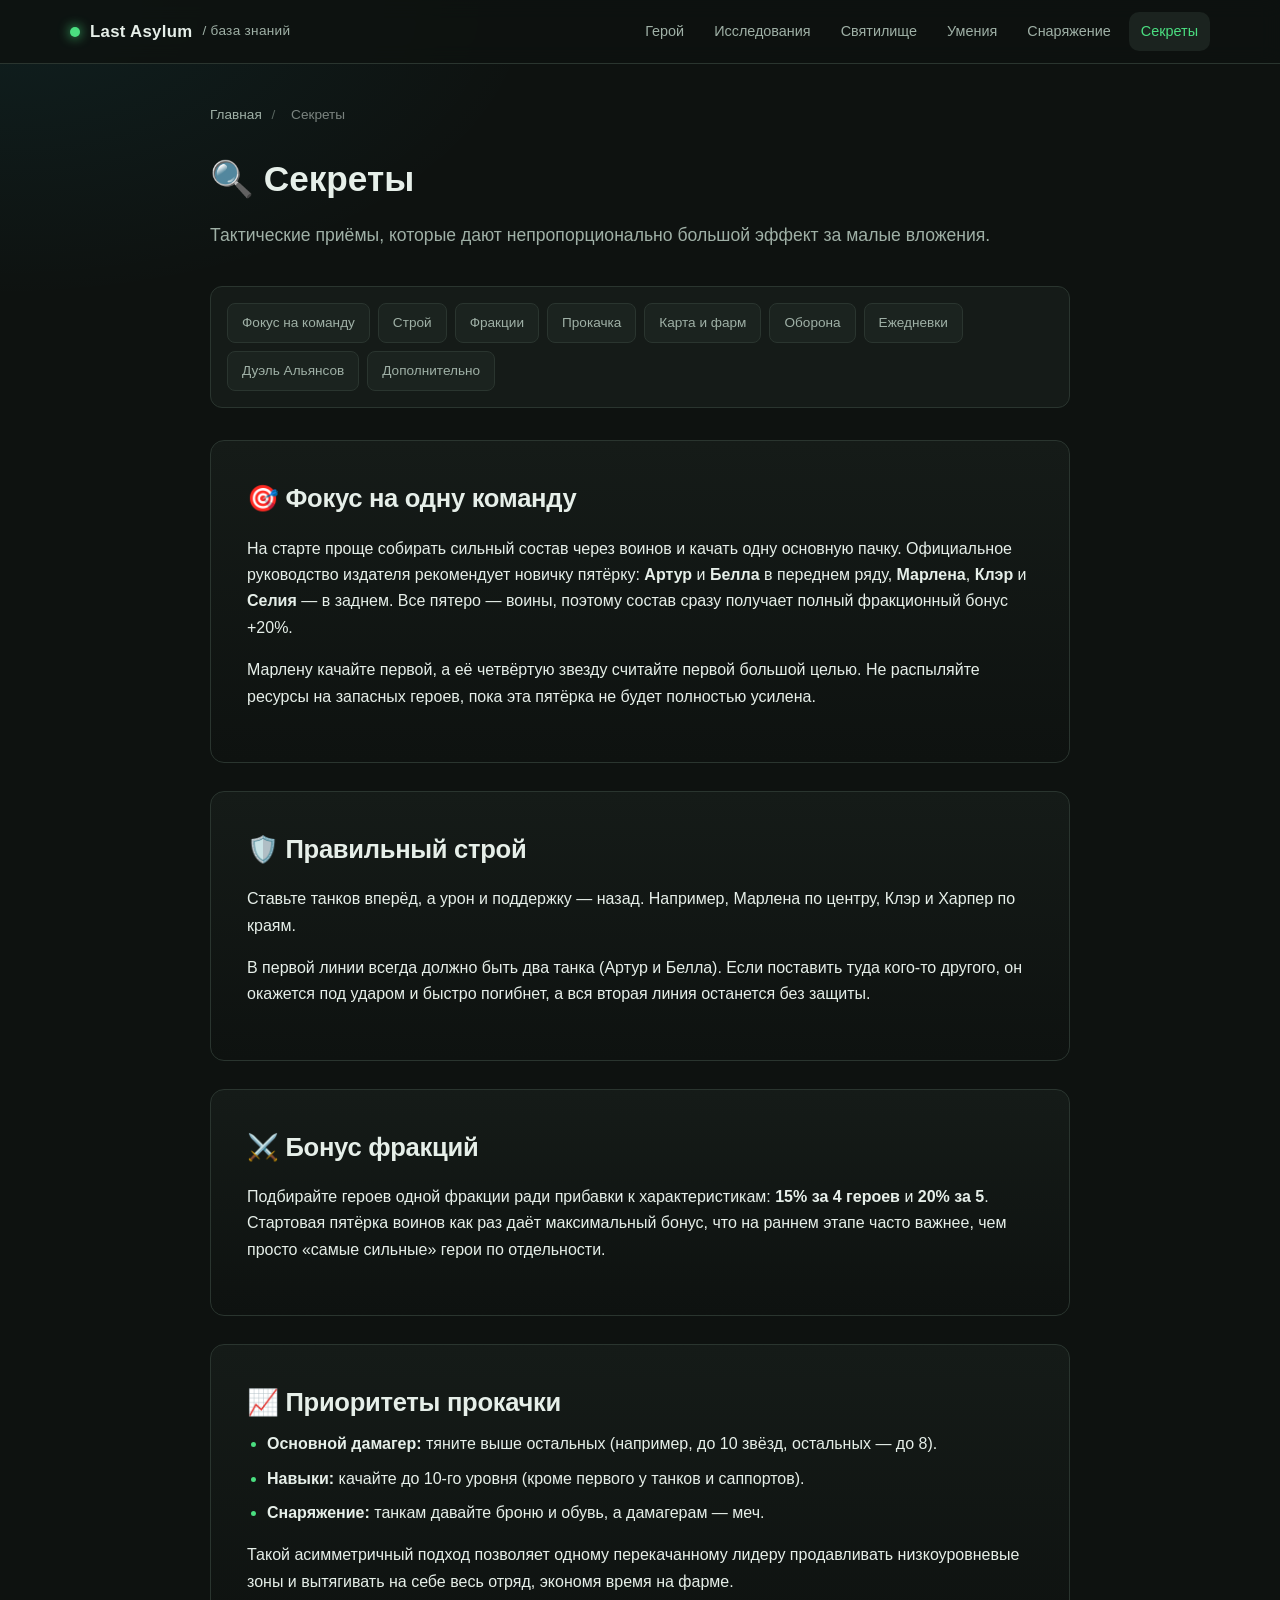
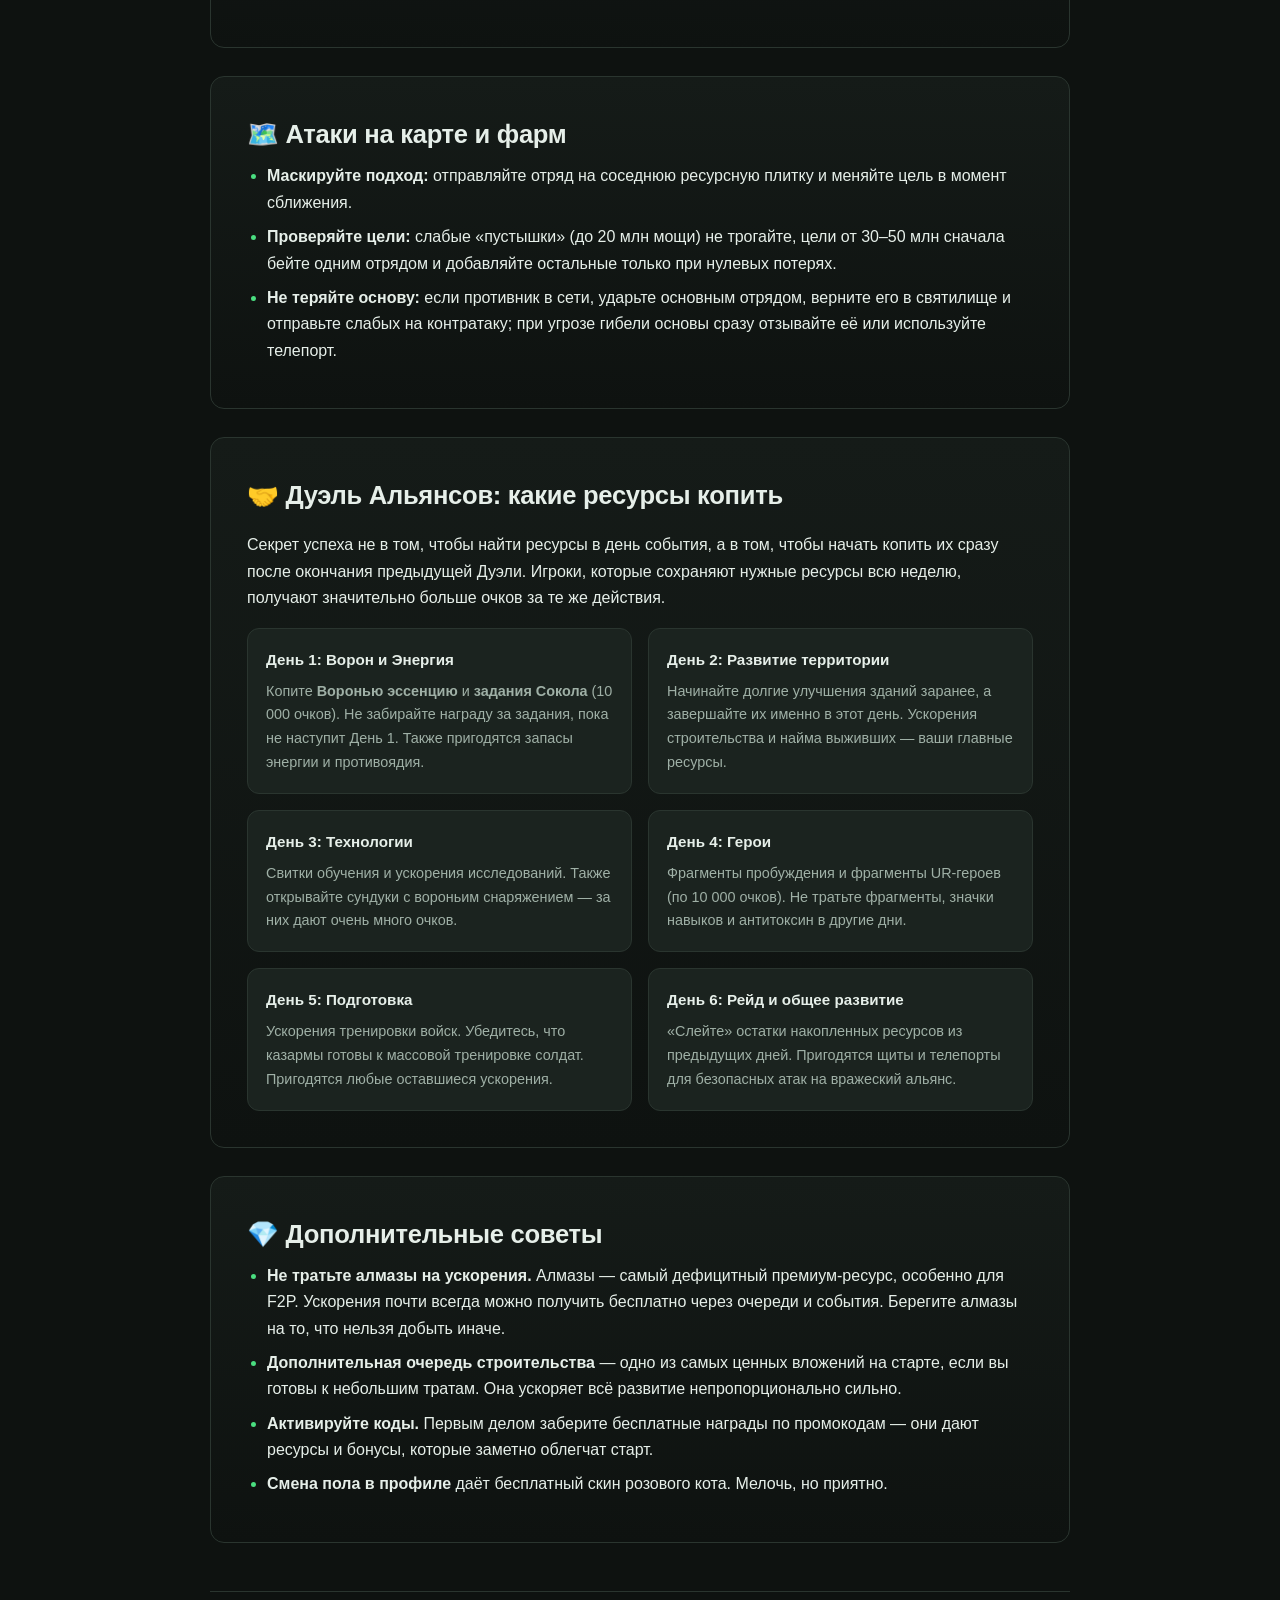
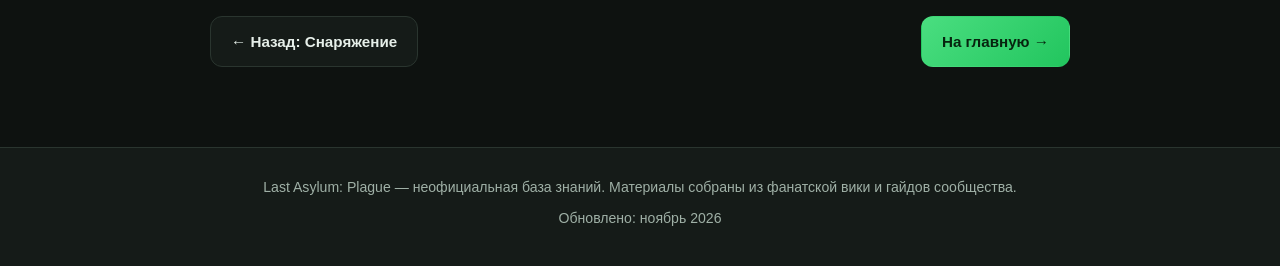
<file: sekret.html>
<!DOCTYPE html>
<html lang="ru">
<head>
  <meta charset="UTF-8">
  <meta name="viewport" content="width=device-width, initial-scale=1.0">
  <meta name="theme-color" content="#0e1210">
  <meta name="description" content="Секреты и тактики для новичков в Last Asylum: Plague. Фокус на команду, строй, фракции, атаки на карте, экономика и Дуэль Альянсов.">
  <title>Секреты — Last Asylum: Plague</title>
  <link rel="stylesheet" href="styles.css">
</head>
<body>

<header>
  <div class="header-inner">
    <a href="index.html" class="logo">
      <span class="dot"></span>
      Last Asylum <span>/ база знаний</span>
    </a>
    <nav class="top-nav" id="topNav" aria-label="Разделы">
      <a href="geroy.html">Герой</a>
      <a href="voyny.html">Исследования</a>
      <a href="urovni.html">Святилище</a>
      <a href="umeniya.html">Умения</a>
      <a href="snaryazhenie.html">Снаряжение</a>
      <a href="sekret.html" class="active">Секреты</a>
    </nav>
  </div>
</header>

<main class="page-content">
  <div class="breadcrumbs">
    <a href="index.html">Главная</a> <span>/</span> <span class="current">Секреты</span>
  </div>

  <div class="page-header">
    <h1>🔍 Секреты</h1>
    <p class="lead">Тактические приёмы, которые дают непропорционально большой эффект за малые вложения.</p>
  </div>

  <nav class="page-toc" aria-label="Содержание раздела">
    <a href="#team-focus">Фокус на команду</a>
    <a href="#formation">Строй</a>
    <a href="#faction-bonus">Фракции</a>
    <a href="#leveling">Прокачка</a>
    <a href="#map-attacks">Карта и фарм</a>
    <a href="#defense">Оборона</a>
    <a href="#daily">Ежедневки</a>
    <a href="#duel">Дуэль Альянсов</a>
    <a href="#extra">Дополнительно</a>
  </nav>

  <section class="doc" id="team-focus">
    <h2>🎯 Фокус на одну команду</h2>
    <p>На старте проще собирать сильный состав через воинов и качать одну основную пачку. Официальное руководство издателя рекомендует новичку пятёрку: <b>Артур</b> и <b>Белла</b> в переднем ряду, <b>Марлена</b>, <b>Клэр</b> и <b>Селия</b> — в заднем. Все пятеро — воины, поэтому состав сразу получает полный фракционный бонус +20%.</p>
    <p>Марлену качайте первой, а её четвёртую звезду считайте первой большой целью. Не распыляйте ресурсы на запасных героев, пока эта пятёрка не будет полностью усилена.</p>
  </section>

  <section class="doc" id="formation">
    <h2>🛡️ Правильный строй</h2>
    <p>Ставьте танков вперёд, а урон и поддержку — назад. Например, Марлена по центру, Клэр и Харпер по краям.</p>
    <p>В первой линии всегда должно быть два танка (Артур и Белла). Если поставить туда кого-то другого, он окажется под ударом и быстро погибнет, а вся вторая линия останется без защиты.</p>
  </section>

  <section class="doc" id="faction-bonus">
    <h2>⚔️ Бонус фракций</h2>
    <p>Подбирайте героев одной фракции ради прибавки к характеристикам: <b>15% за 4 героев</b> и <b>20% за 5</b>. Стартовая пятёрка воинов как раз даёт максимальный бонус, что на раннем этапе часто важнее, чем просто «самые сильные» герои по отдельности.</p>
  </section>

  <section class="doc" id="leveling">
    <h2>📈 Приоритеты прокачки</h2>
    <ul>
      <li><b>Основной дамагер:</b> тяните выше остальных (например, до 10 звёзд, остальных — до 8).</li>
      <li><b>Навыки:</b> качайте до 10-го уровня (кроме первого у танков и саппортов).</li>
      <li><b>Снаряжение:</b> танкам давайте броню и обувь, а дамагерам — меч.</li>
    </ul>
    <p>Такой асимметричный подход позволяет одному перекачанному лидеру продавливать низкоуровневые зоны и вытягивать на себе весь отряд, экономя время на фарме.</p>
  </section>

  <section class="doc" id="map-attacks">
    <h2>🗺️ Атаки на карте и фарм</h2>
    <ul>
      <li><b>Маскируйте подход:</b> отправляйте отряд на соседнюю ресурсную плитку и меняйте цель в момент сближения.</li>
      <li><b>Проверяйте цели:</b> слабые «пустышки» (до 20 млн мощи) не трогайте, цели от 30–50 млн сначала бейте одним отрядом и добавляйте остальные только при нулевых потерях.</li>
      <li><b>Не теряйте основу:</b> если противник в сети, ударьте основным отрядом, верните его в святилище и отправьте слабых на контратаку; при угрозе гибели основы сразу отзывайте её или используйте телепорт.</li>
    </ul>
  </section>

  <section class="doc" id="duel">
    <h2>🤝 Дуэль Альянсов: какие ресурсы копить</h2>
    <p>Секрет успеха не в том, чтобы найти ресурсы в день события, а в том, чтобы начать копить их сразу после окончания предыдущей Дуэли. Игроки, которые сохраняют нужные ресурсы всю неделю, получают значительно больше очков за те же действия.</p>

    <div class="grid-2">
      <div class="card">
        <h4>День 1: Ворон и Энергия</h4>
        <p>Копите <b>Воронью эссенцию</b> и <b>задания Сокола</b> (10 000 очков). Не забирайте награду за задания, пока не наступит День 1. Также пригодятся запасы энергии и противоядия.</p>
      </div>
      <div class="card">
        <h4>День 2: Развитие территории</h4>
        <p>Начинайте долгие улучшения зданий заранее, а завершайте их именно в этот день. Ускорения строительства и найма выживших — ваши главные ресурсы.</p>
      </div>
      <div class="card">
        <h4>День 3: Технологии</h4>
        <p>Свитки обучения и ускорения исследований. Также открывайте сундуки с вороньим снаряжением — за них дают очень много очков.</p>
      </div>
      <div class="card">
        <h4>День 4: Герои</h4>
        <p>Фрагменты пробуждения и фрагменты UR-героев (по 10 000 очков). Не тратьте фрагменты, значки навыков и антитоксин в другие дни.</p>
      </div>
      <div class="card">
        <h4>День 5: Подготовка</h4>
        <p>Ускорения тренировки войск. Убедитесь, что казармы готовы к массовой тренировке солдат. Пригодятся любые оставшиеся ускорения.</p>
      </div>
      <div class="card">
        <h4>День 6: Рейд и общее развитие</h4>
        <p>«Слейте» остатки накопленных ресурсов из предыдущих дней. Пригодятся щиты и телепорты для безопасных атак на вражеский альянс.</p>
      </div>
    </div>
  </section>

  <section class="doc" id="extra">
    <h2>💎 Дополнительные советы</h2>
    <ul>
      <li><b>Не тратьте алмазы на ускорения.</b> Алмазы — самый дефицитный премиум-ресурс, особенно для F2P. Ускорения почти всегда можно получить бесплатно через очереди и события. Берегите алмазы на то, что нельзя добыть иначе.</li>
      <li><b>Дополнительная очередь строительства</b> — одно из самых ценных вложений на старте, если вы готовы к небольшим тратам. Она ускоряет всё развитие непропорционально сильно.</li>
      <li><b>Активируйте коды.</b> Первым делом заберите бесплатные награды по промокодам — они дают ресурсы и бонусы, которые заметно облегчат старт.</li>
      <li><b>Смена пола в профиле</b> даёт бесплатный скин розового кота. Мелочь, но приятно.</li>
    </ul>
  </section>

  <div class="page-nav">
    <a href="snaryazhenie.html" class="btn">← Назад: Снаряжение</a>
    <a href="index.html" class="btn primary">На главную →</a>
  </div>
</main>

<footer>
  <p>Last Asylum: Plague — неофициальная база знаний. Материалы собраны из фанатской вики и гайдов сообщества.</p>
  <p>Обновлено: ноябрь 2026</p>
</footer>

<button id="toTop" aria-label="Наверх" title="Наверх">↑</button>
<script src="script.js" defer></script>
</body>
</html>
</file>
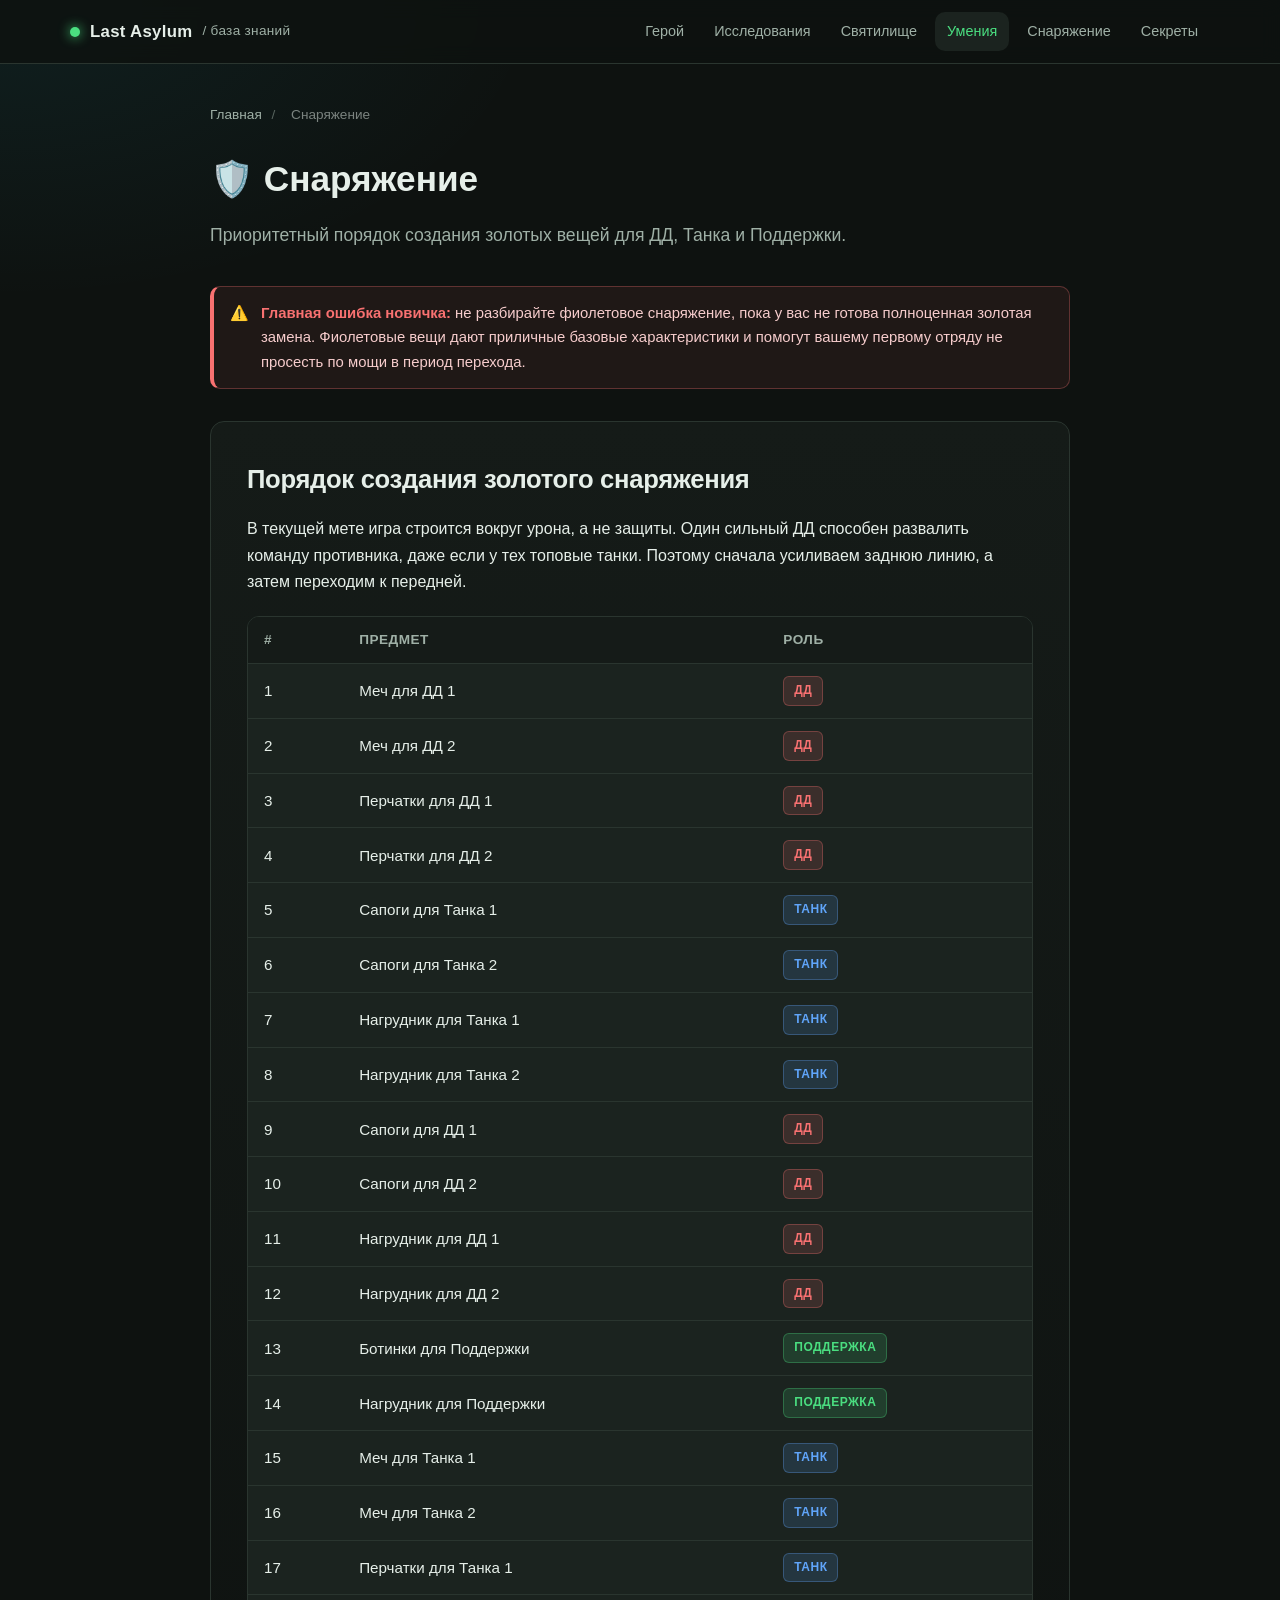
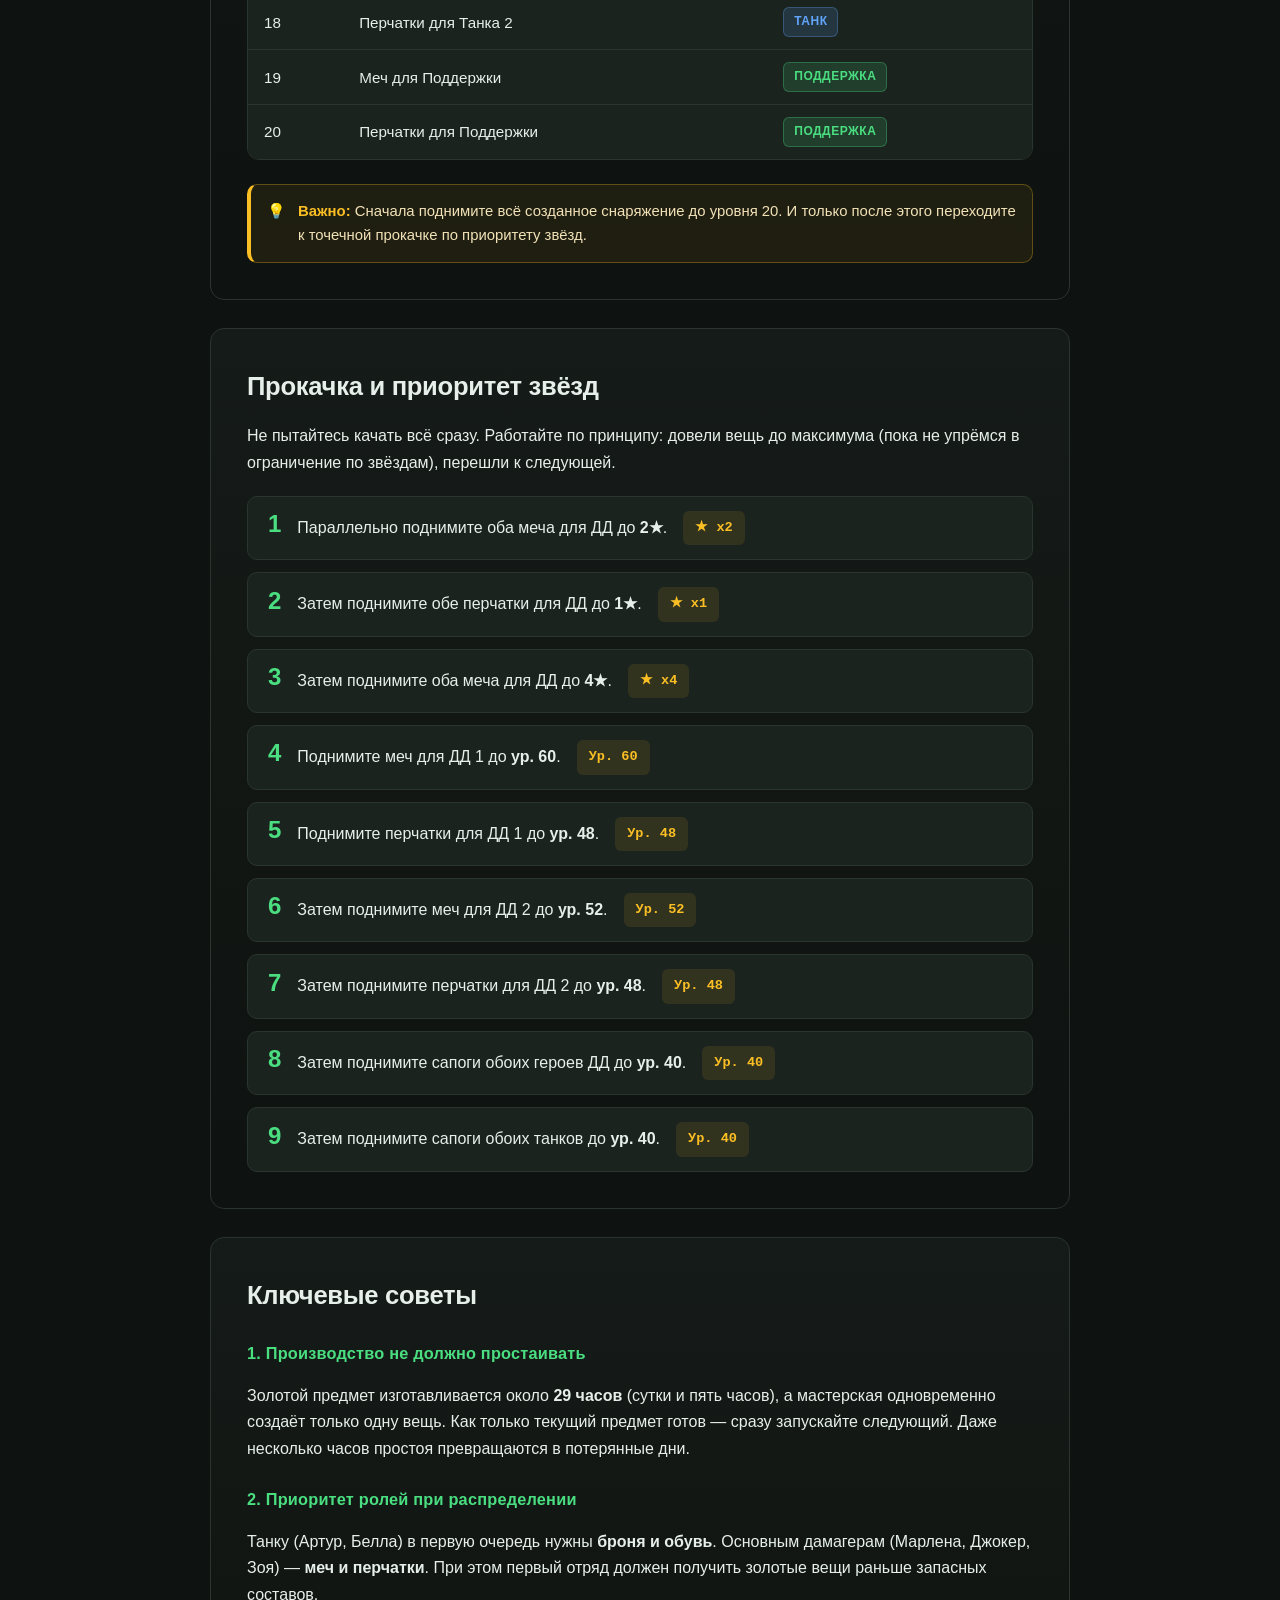
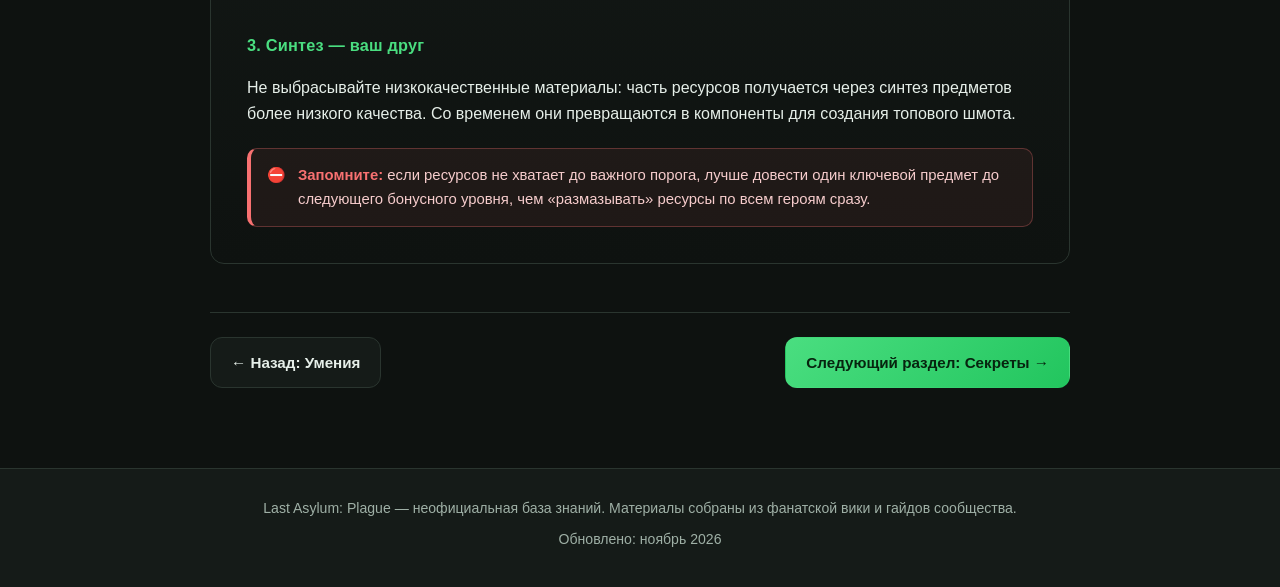
<file: snaryazhenie.html>
<!DOCTYPE html>
<html lang="ru">
<head>
  <meta charset="UTF-8">
  <meta name="viewport" content="width=device-width, initial-scale=1.0">
  <meta name="theme-color" content="#0e1210">
  <meta name="description" content="Гайд по снаряжению в Last Asylum: Plague. Порядок создания золотых вещей, приоритет прокачки и важные советы.">
  <title>Снаряжение — Last Asylum: Plague</title>
  <link rel="stylesheet" href="styles.css">
</head>
<body>

<!-- ================= HEADER ================= -->
<header>
  <div class="header-inner">
    <a href="index.html" class="logo">
      <span class="dot"></span>
      Last Asylum <span>/ база знаний</span>
    </a>
    <nav class="top-nav" id="topNav" aria-label="Разделы">
      <a href="geroy.html">Герой</a>
      <a href="voyny.html">Исследования</a>
      <a href="urovni.html">Святилище</a>
      <a href="umeniya.html" class="active">Умения</a>
      <a href="snaryazhenie.html">Снаряжение</a>
      <a href="sekret.html">Секреты</a>
    </nav>
  </div>
</header>

<!-- ================= CONTENT ================= -->
<main class="page-content">

  <!-- Хлебные крошки -->
  <div class="breadcrumbs">
    <a href="index.html">Главная</a> <span>/</span> <span class="current">Снаряжение</span>
  </div>

  <!-- Заголовок страницы -->
  <div class="page-header">
    <h1>🛡️ Снаряжение</h1>
    <p class="lead">Приоритетный порядок создания золотых вещей для ДД, Танка и Поддержки.</p>
  </div>

  <!-- ВАЖНОЕ ПРЕДУПРЕЖДЕНИЕ -->
  <div class="note danger" style="margin-bottom: 32px;">
    <div>⚠️</div>
    <div><strong>Главная ошибка новичка:</strong> не разбирайте фиолетовое снаряжение, пока у вас не готова полноценная золотая замена. Фиолетовые вещи дают приличные базовые характеристики и помогут вашему первому отряду не просесть по мощи в период перехода.</div>
  </div>

  <!-- РАЗДЕЛ 1: ПОРЯДОК СОЗДАНИЯ -->
  <section class="doc">
    <h2>Порядок создания золотого снаряжения</h2>
    <p>В текущей мете игра строится вокруг урона, а не защиты. Один сильный ДД способен развалить команду противника, даже если у тех топовые танки. Поэтому сначала усиливаем заднюю линию, а затем переходим к передней.</p>
    
    <div class="table-responsive">
      <table class="gear-table">
        <thead>
          <tr>
            <th>#</th>
            <th>Предмет</th>
            <th>Роль</th>
          </tr>
        </thead>
        <tbody>
          <tr><td>1</td><td>Меч для ДД 1</td><td><span class="badge dd">ДД</span></td></tr>
          <tr><td>2</td><td>Меч для ДД 2</td><td><span class="badge dd">ДД</span></td></tr>
          <tr><td>3</td><td>Перчатки для ДД 1</td><td><span class="badge dd">ДД</span></td></tr>
          <tr><td>4</td><td>Перчатки для ДД 2</td><td><span class="badge dd">ДД</span></td></tr>
          <tr><td>5</td><td>Сапоги для Танка 1</td><td><span class="badge tank">Танк</span></td></tr>
          <tr><td>6</td><td>Сапоги для Танка 2</td><td><span class="badge tank">Танк</span></td></tr>
          <tr><td>7</td><td>Нагрудник для Танка 1</td><td><span class="badge tank">Танк</span></td></tr>
          <tr><td>8</td><td>Нагрудник для Танка 2</td><td><span class="badge tank">Танк</span></td></tr>
          <tr><td>9</td><td>Сапоги для ДД 1</td><td><span class="badge dd">ДД</span></td></tr>
          <tr><td>10</td><td>Сапоги для ДД 2</td><td><span class="badge dd">ДД</span></td></tr>
          <tr><td>11</td><td>Нагрудник для ДД 1</td><td><span class="badge dd">ДД</span></td></tr>
          <tr><td>12</td><td>Нагрудник для ДД 2</td><td><span class="badge dd">ДД</span></td></tr>
          <tr><td>13</td><td>Ботинки для Поддержки</td><td><span class="badge support">Поддержка</span></td></tr>
          <tr><td>14</td><td>Нагрудник для Поддержки</td><td><span class="badge support">Поддержка</span></td></tr>
          <tr><td>15</td><td>Меч для Танка 1</td><td><span class="badge tank">Танк</span></td></tr>
          <tr><td>16</td><td>Меч для Танка 2</td><td><span class="badge tank">Танк</span></td></tr>
          <tr><td>17</td><td>Перчатки для Танка 1</td><td><span class="badge tank">Танк</span></td></tr>
          <tr><td>18</td><td>Перчатки для Танка 2</td><td><span class="badge tank">Танк</span></td></tr>
          <tr><td>19</td><td>Меч для Поддержки</td><td><span class="badge support">Поддержка</span></td></tr>
          <tr><td>20</td><td>Перчатки для Поддержки</td><td><span class="badge support">Поддержка</span></td></tr>
        </tbody>
      </table>
    </div>

    <div class="note" style="margin-top: 24px;">
      <div>💡</div>
      <div><strong>Важно:</strong> Сначала поднимите всё созданное снаряжение до уровня 20. И только после этого переходите к точечной прокачке по приоритету звёзд.</div>
    </div>
  </section>

  <!-- РАЗДЕЛ 2: ПРОКАЧКА И ПРИОРИТЕТ ЗВЁЗД -->
  <section class="doc">
    <h2>Прокачка и приоритет звёзд</h2>
    <p>Не пытайтесь качать всё сразу. Работайте по принципу: довели вещь до максимума (пока не упрёмся в ограничение по звёздам), перешли к следующей.</p>

    <div class="step-list">
      <div class="step-item">
        <div class="step-num">1</div>
        <div class="step-desc">Параллельно поднимите оба меча для ДД до <b>2★</b>.</div>
        <div class="step-reward">★ x2</div>
      </div>
      <div class="step-item">
        <div class="step-num">2</div>
        <div class="step-desc">Затем поднимите обе перчатки для ДД до <b>1★</b>.</div>
        <div class="step-reward">★ x1</div>
      </div>
      <div class="step-item">
        <div class="step-num">3</div>
        <div class="step-desc">Затем поднимите оба меча для ДД до <b>4★</b>.</div>
        <div class="step-reward">★ x4</div>
      </div>
      <div class="step-item">
        <div class="step-num">4</div>
        <div class="step-desc">Поднимите меч для ДД 1 до <b>ур. 60</b>.</div>
        <div class="step-reward">Ур. 60</div>
      </div>
      <div class="step-item">
        <div class="step-num">5</div>
        <div class="step-desc">Поднимите перчатки для ДД 1 до <b>ур. 48</b>.</div>
        <div class="step-reward">Ур. 48</div>
      </div>
      <div class="step-item">
        <div class="step-num">6</div>
        <div class="step-desc">Затем поднимите меч для ДД 2 до <b>ур. 52</b>.</div>
        <div class="step-reward">Ур. 52</div>
      </div>
      <div class="step-item">
        <div class="step-num">7</div>
        <div class="step-desc">Затем поднимите перчатки для ДД 2 до <b>ур. 48</b>.</div>
        <div class="step-reward">Ур. 48</div>
      </div>
      <div class="step-item">
        <div class="step-num">8</div>
        <div class="step-desc">Затем поднимите сапоги обоих героев ДД до <b>ур. 40</b>.</div>
        <div class="step-reward">Ур. 40</div>
      </div>
      <div class="step-item">
        <div class="step-num">9</div>
        <div class="step-desc">Затем поднимите сапоги обоих танков до <b>ур. 40</b>.</div>
        <div class="step-reward">Ур. 40</div>
      </div>
    </div>
  </section>

  <!-- РАЗДЕЛ 3: СОВЕТЫ ИЗ ГАЙДА DTF -->
  <section class="doc">
    <h2>Ключевые советы</h2>
    
    <h3>1. Производство не должно простаивать</h3>
    <p>Золотой предмет изготавливается около <b>29 часов</b> (сутки и пять часов), а мастерская одновременно создаёт только одну вещь. Как только текущий предмет готов — сразу запускайте следующий. Даже несколько часов простоя превращаются в потерянные дни.</p>

    <h3>2. Приоритет ролей при распределении</h3>
    <p>Танку (Артур, Белла) в первую очередь нужны <b>броня и обувь</b>. Основным дамагерам (Марлена, Джокер, Зоя) — <b>меч и перчатки</b>. При этом первый отряд должен получить золотые вещи раньше запасных составов.</p>

    <h3>3. Синтез — ваш друг</h3>
    <p>Не выбрасывайте низкокачественные материалы: часть ресурсов получается через синтез предметов более низкого качества. Со временем они превращаются в компоненты для создания топового шмота.</p>

    <div class="note danger">
      <div>⛔</div>
      <div><strong>Запомните:</strong> если ресурсов не хватает до важного порога, лучше довести один ключевой предмет до следующего бонусного уровня, чем «размазывать» ресурсы по всем героям сразу.</div>
    </div>
  </section>

  <!-- Навигация вперед/назад -->
  <div class="page-nav">
    <a href="umeniya.html" class="btn">← Назад: Умения</a>
    <a href="sekret.html" class="btn primary">Следующий раздел: Секреты →</a>
  </div>

</main>

<!-- ================= FOOTER ================= -->
<footer>
  <p>Last Asylum: Plague — неофициальная база знаний. Материалы собраны из фанатской вики и гайдов сообщества.</p>
  <p>Обновлено: ноябрь 2026</p>
</footer>

<button id="toTop" aria-label="Наверх" title="Наверх">↑</button>

<script src="script.js" defer></script>
</body>
</html>
</file>
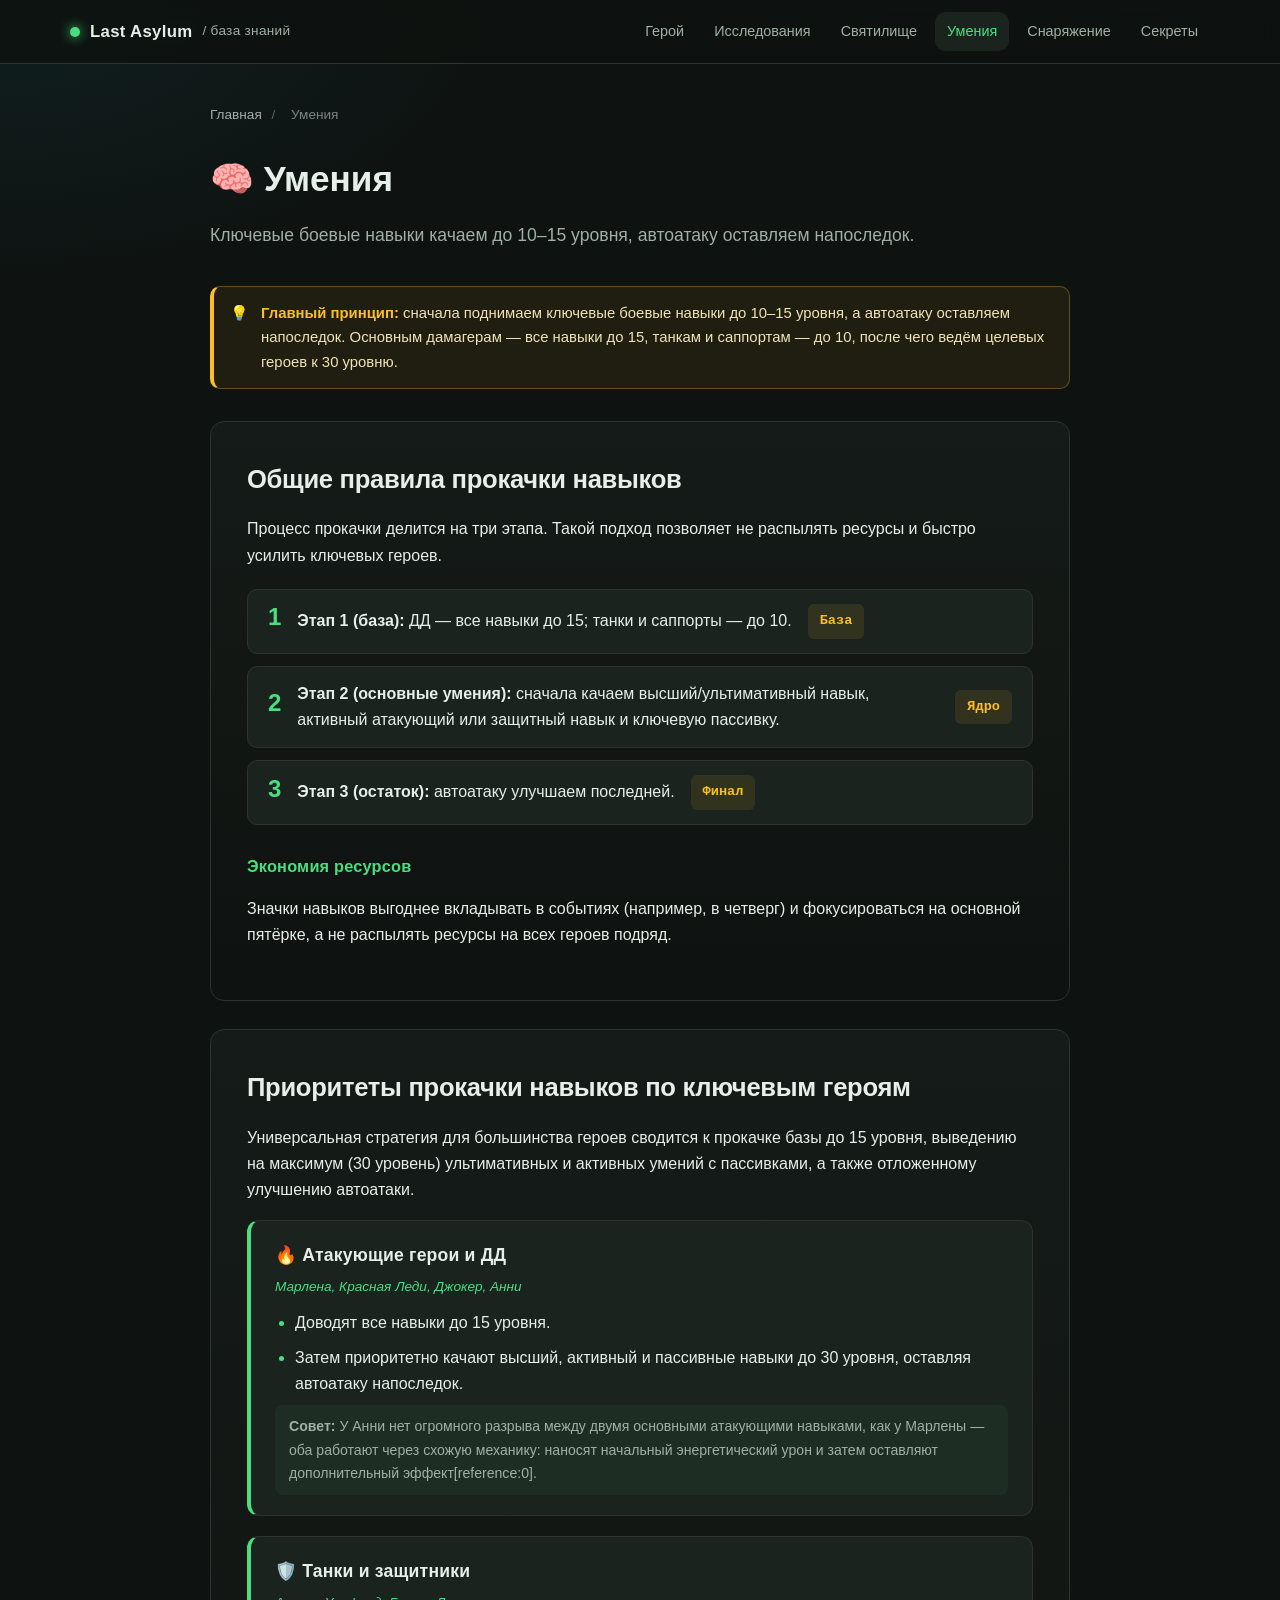
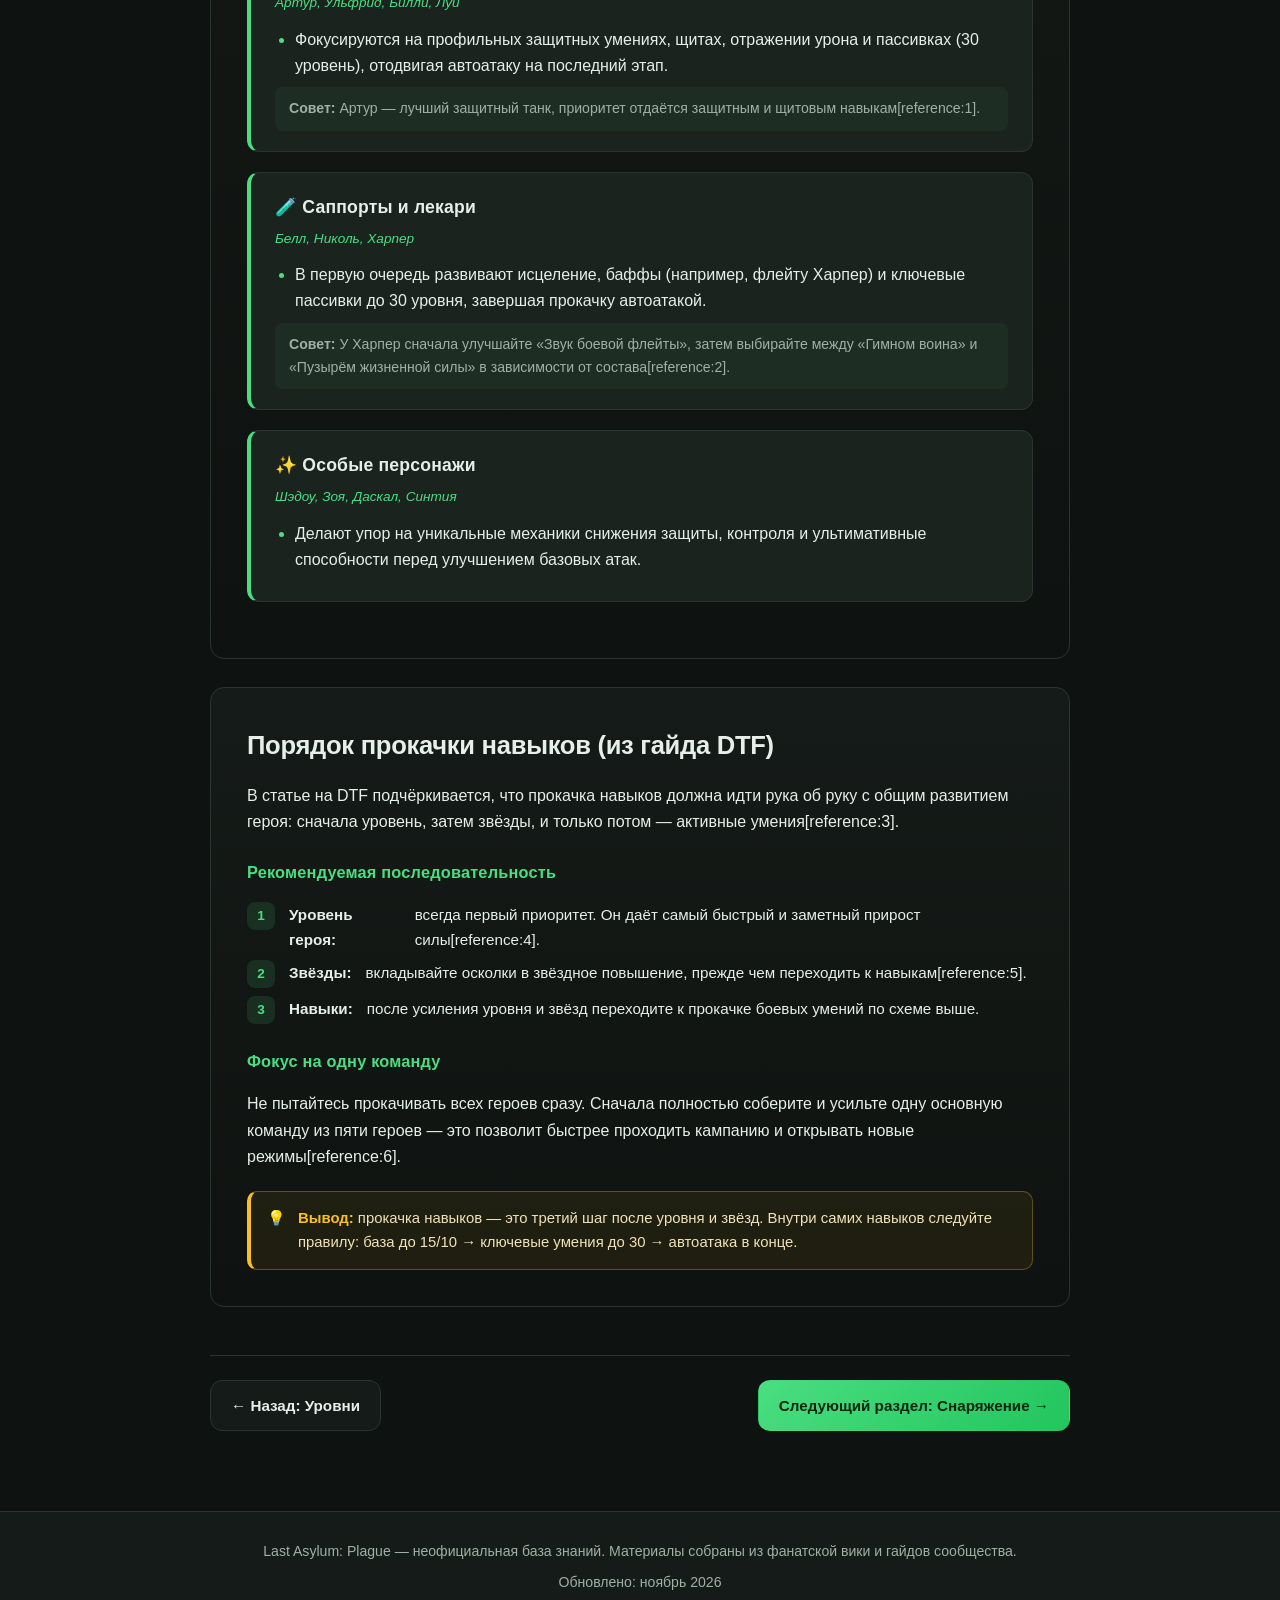
<file: umeniya.html>
<!DOCTYPE html>
<html lang="ru">
<head>
  <meta charset="UTF-8">
  <meta name="viewport" content="width=device-width, initial-scale=1.0">
  <meta name="theme-color" content="#0e1210">
  <meta name="description" content="Гайд по умениям героев в Last Asylum: Plague. Порядок прокачки, приоритеты для ДД, танков и саппортов.">
  <title>Умения — Last Asylum: Plague</title>
  <link rel="stylesheet" href="styles.css">
</head>
<body>

<!-- ================= HEADER ================= -->
<header>
  <div class="header-inner">
    <a href="index.html" class="logo">
      <span class="dot"></span>
      Last Asylum <span>/ база знаний</span>
    </a>
    <nav class="top-nav" id="topNav" aria-label="Разделы">
      <a href="geroy.html">Герой</a>
      <a href="voyny.html">Исследования</a>
      <a href="urovni.html">Святилище</a>
      <a href="umeniya.html" class="active">Умения</a>
      <a href="snaryazhenie.html">Снаряжение</a>
      <a href="sekret.html">Секреты</a>
    </nav>
  </div>
</header>

<!-- ================= CONTENT ================= -->
<main class="page-content">

  <!-- Хлебные крошки -->
  <div class="breadcrumbs">
    <a href="index.html">Главная</a> <span>/</span> <span class="current">Умения</span>
  </div>

  <!-- Заголовок страницы -->
  <div class="page-header">
    <h1>🧠 Умения</h1>
    <p class="lead">Ключевые боевые навыки качаем до 10–15 уровня, автоатаку оставляем напоследок.</p>
  </div>

  <!-- КРАТКОЕ ПРАВИЛО -->
  <div class="note" style="margin-bottom: 32px;">
    <div>💡</div>
    <div><strong>Главный принцип:</strong> сначала поднимаем ключевые боевые навыки до 10–15 уровня, а автоатаку оставляем напоследок. Основным дамагерам — все навыки до 15, танкам и саппортам — до 10, после чего ведём целевых героев к 30 уровню.</div>
  </div>

  <!-- РАЗДЕЛ 1: ОБЩИЕ ПРАВИЛА -->
  <section class="doc">
    <h2>Общие правила прокачки навыков</h2>
    <p>Процесс прокачки делится на три этапа. Такой подход позволяет не распылять ресурсы и быстро усилить ключевых героев.</p>

    <div class="step-list">
      <div class="step-item">
        <div class="step-num">1</div>
        <div class="step-desc"><b>Этап 1 (база):</b> ДД — все навыки до 15; танки и саппорты — до 10.</div>
        <div class="step-reward">База</div>
      </div>
      <div class="step-item">
        <div class="step-num">2</div>
        <div class="step-desc"><b>Этап 2 (основные умения):</b> сначала качаем высший/ультимативный навык, активный атакующий или защитный навык и ключевую пассивку.</div>
        <div class="step-reward">Ядро</div>
      </div>
      <div class="step-item">
        <div class="step-num">3</div>
        <div class="step-desc"><b>Этап 3 (остаток):</b> автоатаку улучшаем последней.</div>
        <div class="step-reward">Финал</div>
      </div>
    </div>

    <h3 style="margin-top: 28px;">Экономия ресурсов</h3>
    <p>Значки навыков выгоднее вкладывать в событиях (например, в четверг) и фокусироваться на основной пятёрке, а не распылять ресурсы на всех героев подряд.</p>
  </section>

  <!-- РАЗДЕЛ 2: ПРИОРИТЕТЫ ПО ГЕРОЯМ -->
  <section class="doc">
    <h2>Приоритеты прокачки навыков по ключевым героям</h2>
    <p>Универсальная стратегия для большинства героев сводится к прокачке базы до 15 уровня, выведению на максимум (30 уровень) ультимативных и активных умений с пассивками, а также отложенному улучшению автоатаки.</p>

    <!-- ДД -->
    <div class="role-block">
      <h3>🔥 Атакующие герои и ДД</h3>
      <p class="role-examples">Марлена, Красная Леди, Джокер, Анни</p>
      <ul>
        <li>Доводят все навыки до 15 уровня.</li>
        <li>Затем приоритетно качают высший, активный и пассивные навыки до 30 уровня, оставляя автоатаку напоследок.</li>
      </ul>
      <p class="role-note"><b>Совет:</b> У Анни нет огромного разрыва между двумя основными атакующими навыками, как у Марлены — оба работают через схожую механику: наносят начальный энергетический урон и затем оставляют дополнительный эффект[reference:0].</p>
    </div>

    <!-- ТАНКИ -->
    <div class="role-block">
      <h3>🛡️ Танки и защитники</h3>
      <p class="role-examples">Артур, Ульфрид, Билли, Луи</p>
      <ul>
        <li>Фокусируются на профильных защитных умениях, щитах, отражении урона и пассивках (30 уровень), отодвигая автоатаку на последний этап.</li>
      </ul>
      <p class="role-note"><b>Совет:</b> Артур — лучший защитный танк, приоритет отдаётся защитным и щитовым навыкам[reference:1].</p>
    </div>

    <!-- САППОРТЫ -->
    <div class="role-block">
      <h3>🧪 Саппорты и лекари</h3>
      <p class="role-examples">Белл, Николь, Харпер</p>
      <ul>
        <li>В первую очередь развивают исцеление, баффы (например, флейту Харпер) и ключевые пассивки до 30 уровня, завершая прокачку автоатакой.</li>
      </ul>
      <p class="role-note"><b>Совет:</b> У Харпер сначала улучшайте «Звук боевой флейты», затем выбирайте между «Гимном воина» и «Пузырём жизненной силы» в зависимости от состава[reference:2].</p>
    </div>

    <!-- ОСОБЫЕ -->
    <div class="role-block">
      <h3>✨ Особые персонажи</h3>
      <p class="role-examples">Шэдоу, Зоя, Даскал, Синтия</p>
      <ul>
        <li>Делают упор на уникальные механики снижения защиты, контроля и ультимативные способности перед улучшением базовых атак.</li>
      </ul>
    </div>
  </section>

  <!-- РАЗДЕЛ 3: ПОРЯДОК ИЗ СТАТЬИ DTF -->
  <section class="doc">
    <h2>Порядок прокачки навыков (из гайда DTF)</h2>
    <p>В статье на DTF подчёркивается, что прокачка навыков должна идти рука об руку с общим развитием героя: сначала уровень, затем звёзды, и только потом — активные умения[reference:3].</p>

    <h3>Рекомендуемая последовательность</h3>
    <ol class="numbered-list">
      <li><b>Уровень героя:</b> всегда первый приоритет. Он даёт самый быстрый и заметный прирост силы[reference:4].</li>
      <li><b>Звёзды:</b> вкладывайте осколки в звёздное повышение, прежде чем переходить к навыкам[reference:5].</li>
      <li><b>Навыки:</b> после усиления уровня и звёзд переходите к прокачке боевых умений по схеме выше.</li>
    </ol>

    <h3>Фокус на одну команду</h3>
    <p>Не пытайтесь прокачивать всех героев сразу. Сначала полностью соберите и усильте одну основную команду из пяти героев — это позволит быстрее проходить кампанию и открывать новые режимы[reference:6].</p>

    <div class="note">
      <div>💡</div>
      <div><strong>Вывод:</strong> прокачка навыков — это третий шаг после уровня и звёзд. Внутри самих навыков следуйте правилу: база до 15/10 → ключевые умения до 30 → автоатака в конце.</div>
    </div>
  </section>

  <!-- Навигация вперед/назад -->
  <div class="page-nav">
    <a href="urovni.html" class="btn">← Назад: Уровни</a>
    <a href="snaryazhenie.html" class="btn primary">Следующий раздел: Снаряжение →</a>
  </div>

</main>

<!-- ================= FOOTER ================= -->
<footer>
  <p>Last Asylum: Plague — неофициальная база знаний. Материалы собраны из фанатской вики и гайдов сообщества.</p>
  <p>Обновлено: ноябрь 2026</p>
</footer>

<button id="toTop" aria-label="Наверх" title="Наверх">↑</button>

<script src="script.js" defer></script>
</body>
</html>
</file>
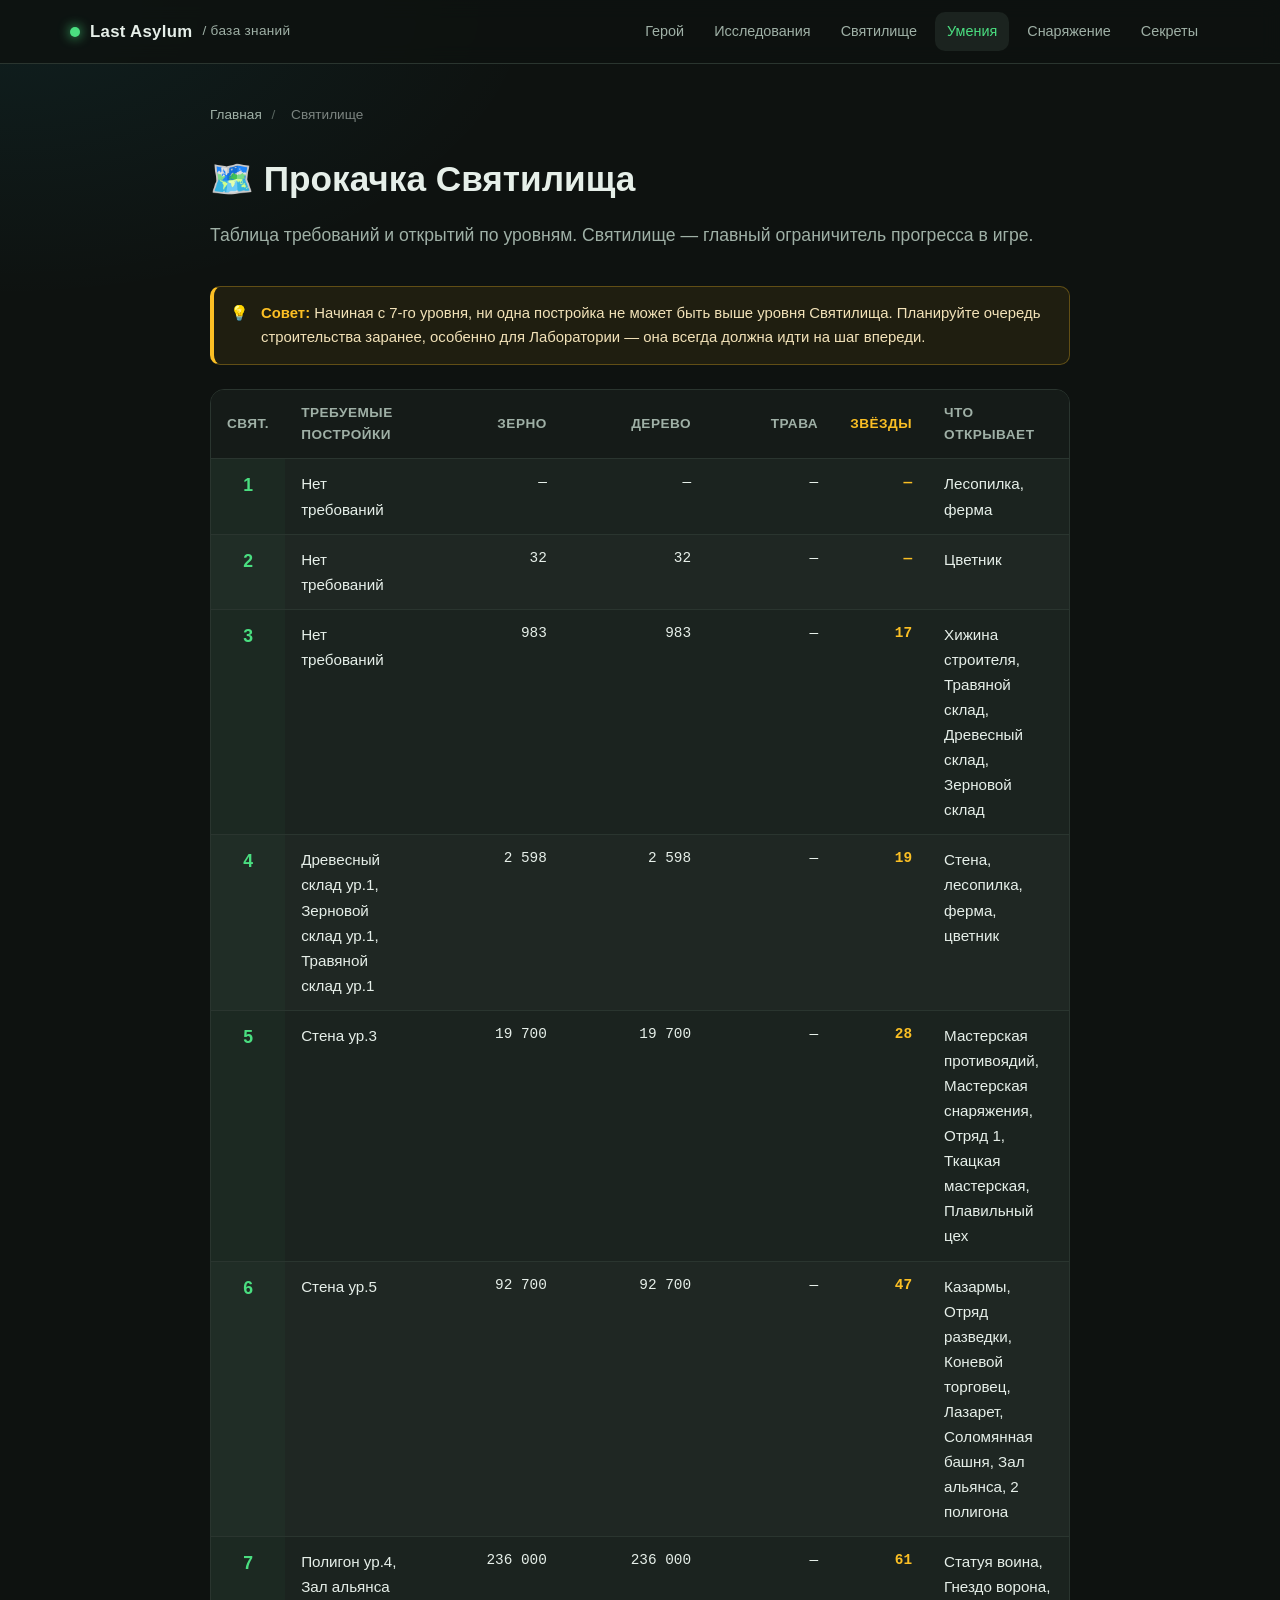
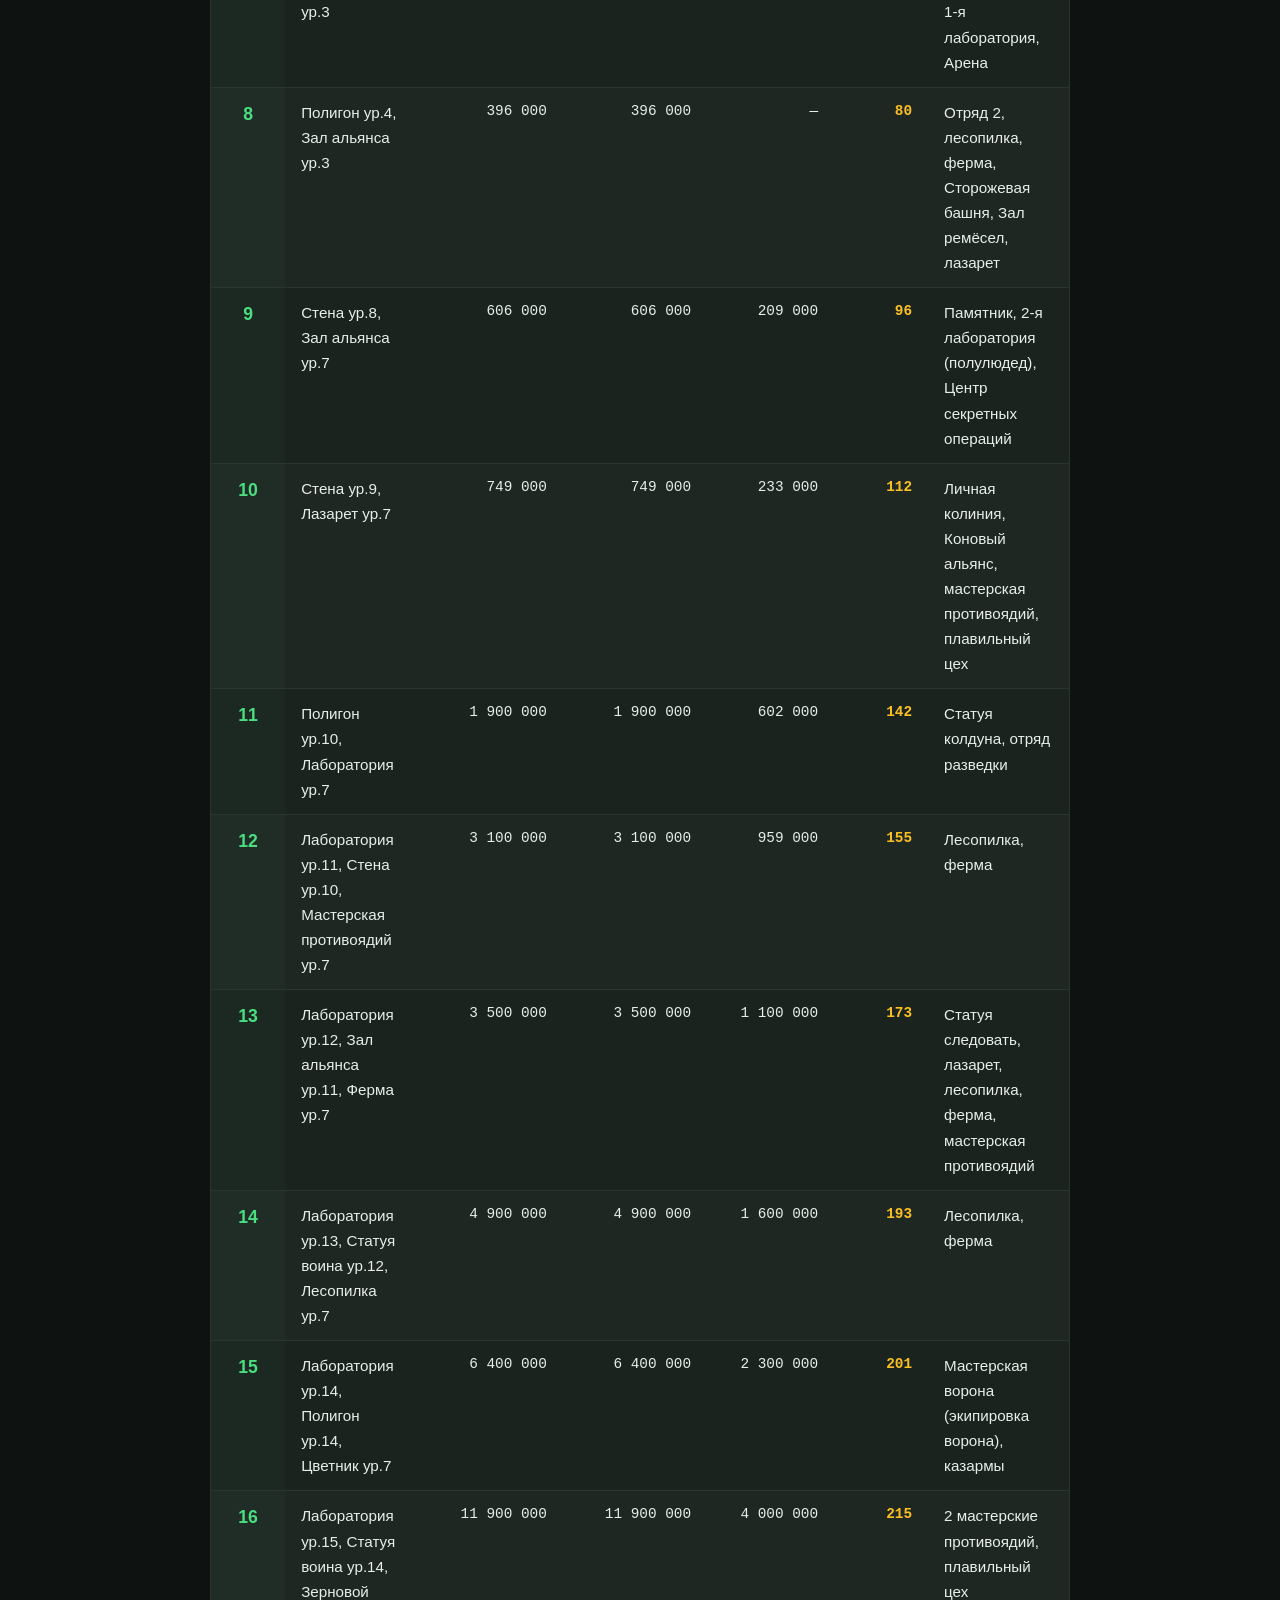
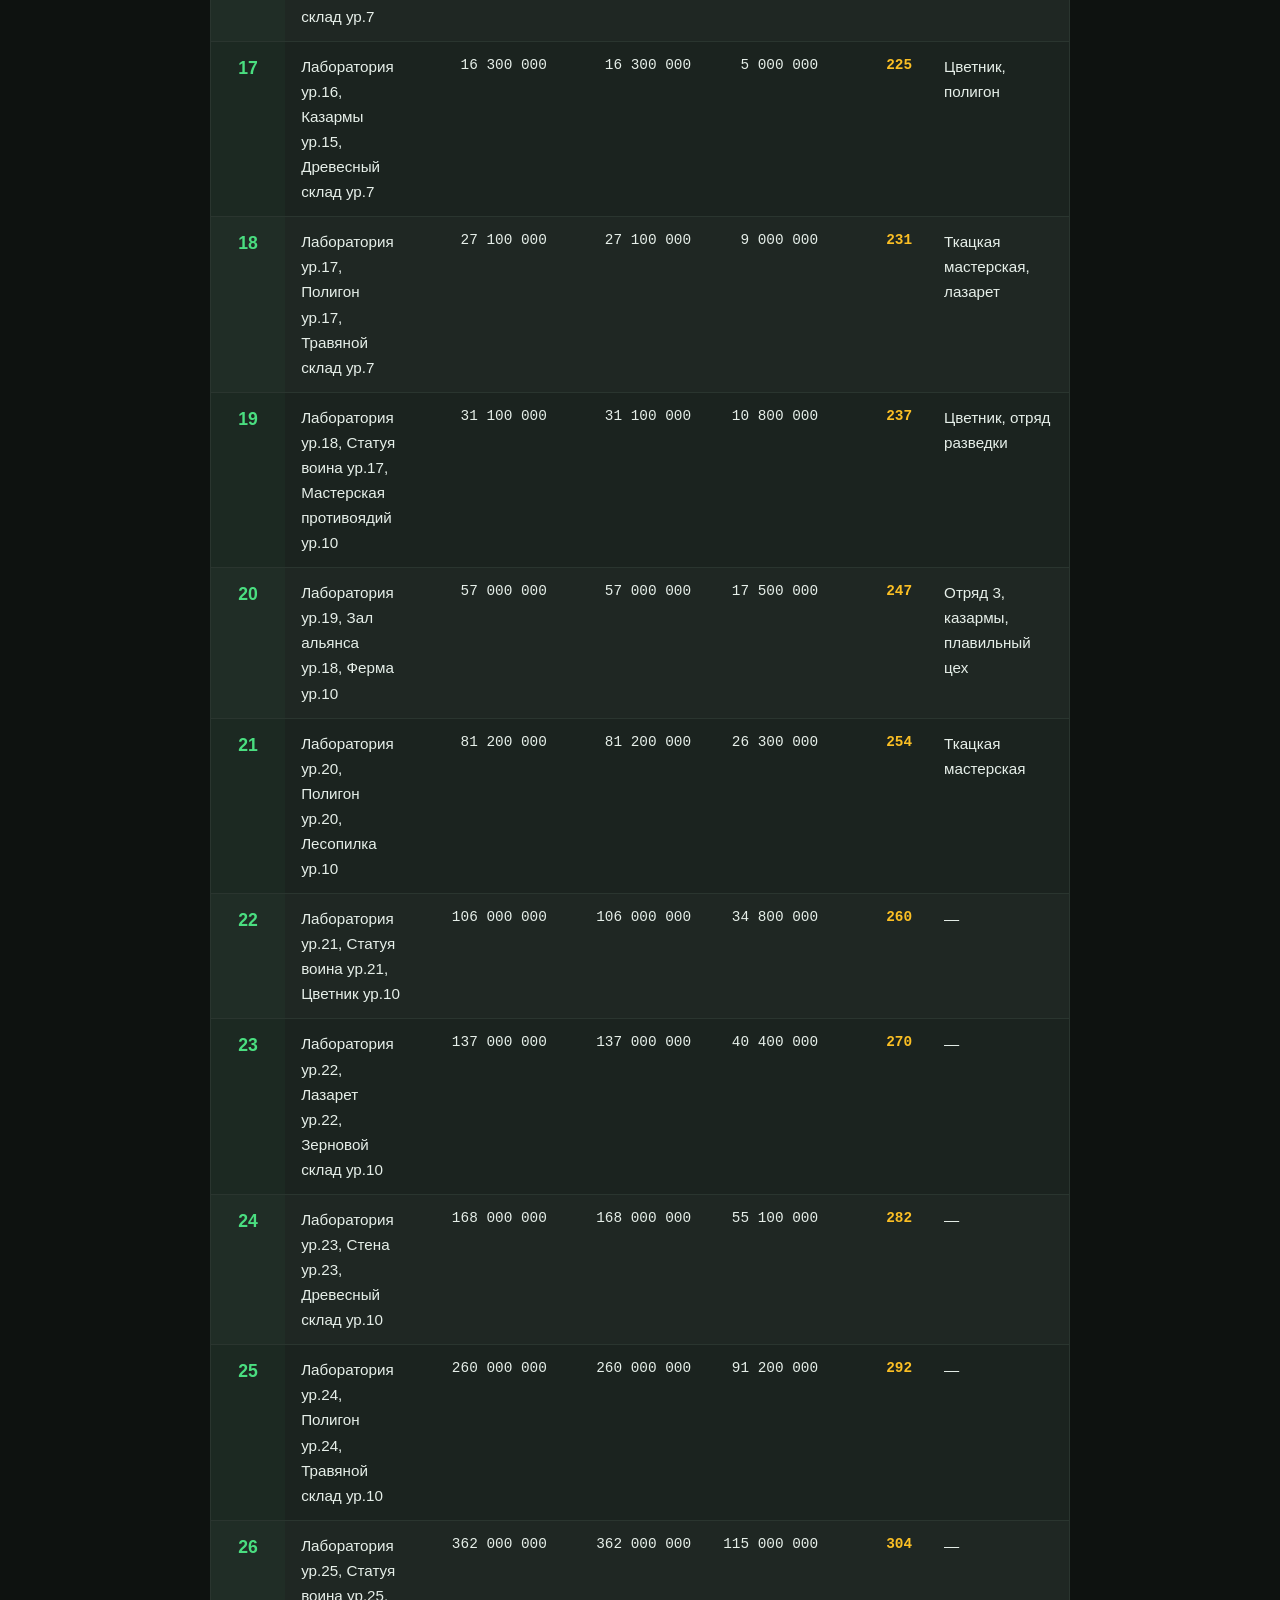
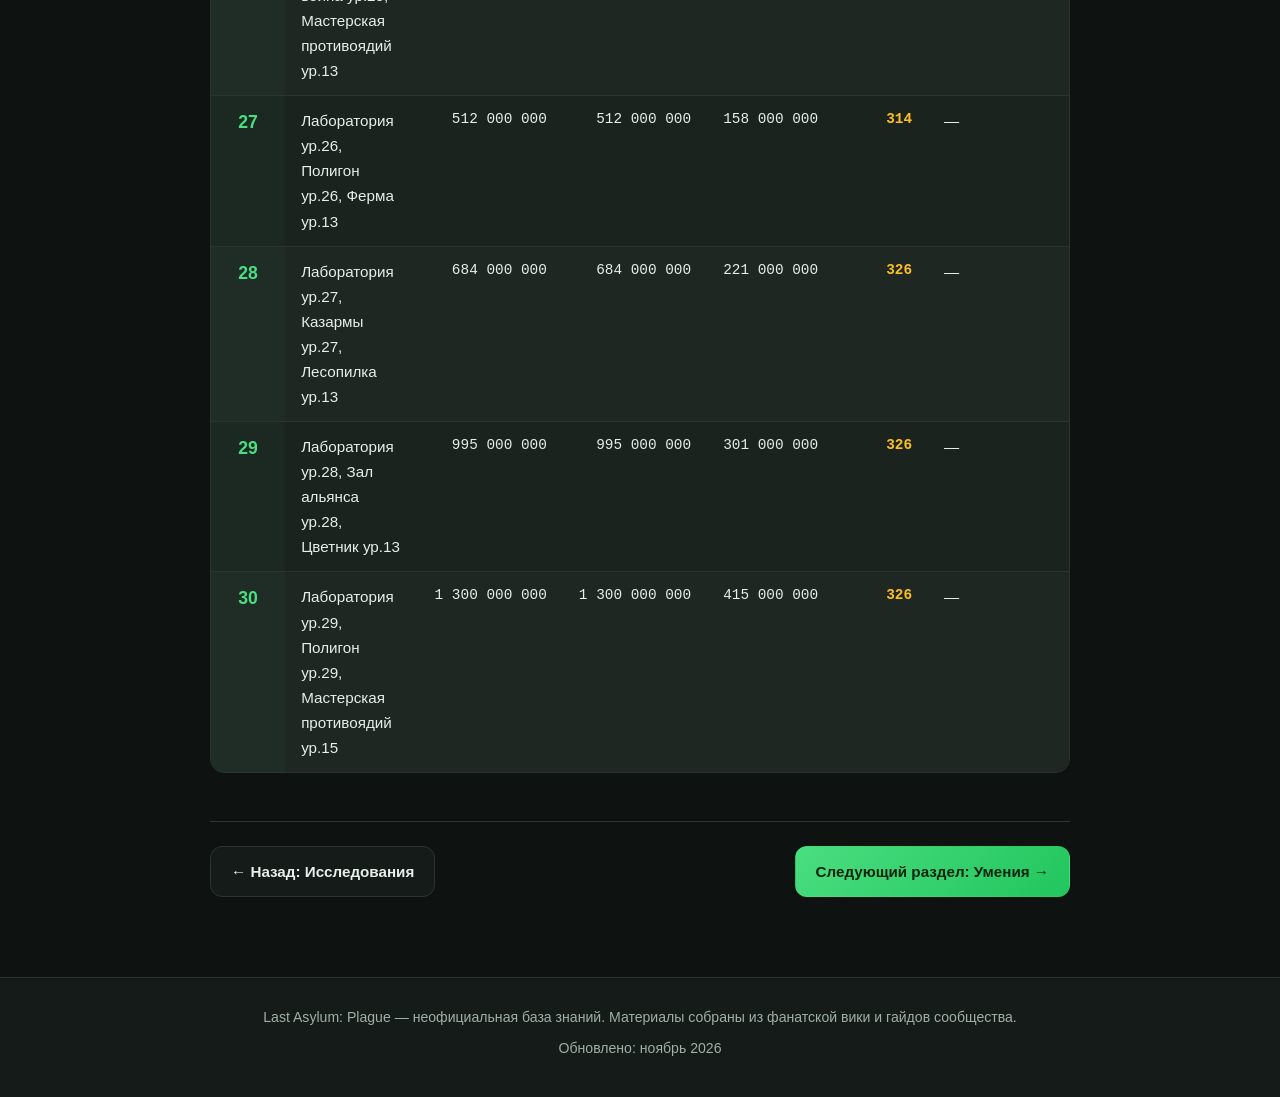
<file: urovni.html>
<!DOCTYPE html>
<html lang="ru">
<head>
  <meta charset="UTF-8">
  <meta name="viewport" content="width=device-width, initial-scale=1.0">
  <meta name="theme-color" content="#0e1210">
  <meta name="description" content="Таблица прокачки Святилища в Last Asylum: Plague. Требования к постройкам, ресурсы, звёзды и открываемые функции по уровням.">
  <title>Уровни — Last Asylum: Plague</title>
  <link rel="stylesheet" href="styles.css">
</head>
<body>

<!-- ================= HEADER ================= -->
<header>
  <div class="header-inner">
    <a href="index.html" class="logo">
      <span class="dot"></span>
      Last Asylum <span>/ база знаний</span>
    </a>
    <nav class="top-nav" id="topNav" aria-label="Разделы">
      <a href="geroy.html">Герой</a>
      <a href="voyny.html">Исследования</a>
      <a href="urovni.html">Святилище</a>
      <a href="umeniya.html" class="active">Умения</a>
      <a href="snaryazhenie.html">Снаряжение</a>
      <a href="sekret.html">Секреты</a>
    </nav>
  </div>
</header>

<!-- ================= CONTENT ================= -->
<main class="page-content">

  <!-- Хлебные крошки -->
  <div class="breadcrumbs">
    <a href="index.html">Главная</a> <span>/</span> <span class="current">Святилище</span>
  </div>

  <!-- Заголовок страницы -->
  <div class="page-header">
    <h1>🗺️ Прокачка Святилища</h1>
    <p class="lead">Таблица требований и открытий по уровням. Святилище — главный ограничитель прогресса в игре.</p>
  </div>

  <!-- Предупреждение -->
  <div class="note" style="margin-bottom: 24px;">
    <div>💡</div>
    <div><strong>Совет:</strong> Начиная с 7-го уровня, ни одна постройка не может быть выше уровня Святилища. Планируйте очередь строительства заранее, особенно для Лаборатории — она всегда должна идти на шаг впереди.</div>
  </div>

  <!-- ТАБЛИЦА -->
  <section class="doc" style="padding: 0; overflow: hidden;">
    <div class="table-responsive" style="margin: 0; border: none; border-radius: 0;">
      <table class="gear-table levels-table">
        <thead>
          <tr>
            <th style="width: 50px; text-align: center;">Свят.</th>
            <th>Требуемые постройки</th>
            <th style="text-align: right;">Зерно</th>
            <th style="text-align: right;">Дерево</th>
            <th style="text-align: right;">Трава</th>
            <th style="text-align: center;">Звёзды</th>
            <th>Что открывает</th>
          </tr>
        </thead>
        <tbody>
          <tr>
            <td class="level-col">1</td>
            <td>Нет требований</td>
            <td class="num-col">—</td>
            <td class="num-col">—</td>
            <td class="num-col">—</td>
            <td class="num-col">—</td>
            <td>Лесопилка, ферма</td>
          </tr>
          <tr>
            <td class="level-col">2</td>
            <td>Нет требований</td>
            <td class="num-col">32</td>
            <td class="num-col">32</td>
            <td class="num-col">—</td>
            <td class="num-col">—</td>
            <td>Цветник</td>
          </tr>
          <tr>
            <td class="level-col">3</td>
            <td>Нет требований</td>
            <td class="num-col">983</td>
            <td class="num-col">983</td>
            <td class="num-col">—</td>
            <td class="num-col">17</td>
            <td>Хижина строителя, Травяной склад, Древесный склад, Зерновой склад</td>
          </tr>
          <tr>
            <td class="level-col">4</td>
            <td>Древесный склад ур.1, Зерновой склад ур.1, Травяной склад ур.1</td>
            <td class="num-col">2 598</td>
            <td class="num-col">2 598</td>
            <td class="num-col">—</td>
            <td class="num-col">19</td>
            <td>Стена, лесопилка, ферма, цветник</td>
          </tr>
          <tr>
            <td class="level-col">5</td>
            <td>Стена ур.3</td>
            <td class="num-col">19 700</td>
            <td class="num-col">19 700</td>
            <td class="num-col">—</td>
            <td class="num-col">28</td>
            <td>Мастерская противоядий, Мастерская снаряжения, Отряд 1, Ткацкая мастерская, Плавильный цех</td>
          </tr>
          <tr>
            <td class="level-col">6</td>
            <td>Стена ур.5</td>
            <td class="num-col">92 700</td>
            <td class="num-col">92 700</td>
            <td class="num-col">—</td>
            <td class="num-col">47</td>
            <td>Казармы, Отряд разведки, Коневой торговец, Лазарет, Соломянная башня, Зал альянса, 2 полигона</td>
          </tr>
          <tr>
            <td class="level-col">7</td>
            <td>Полигон ур.4, Зал альянса ур.3</td>
            <td class="num-col">236 000</td>
            <td class="num-col">236 000</td>
            <td class="num-col">—</td>
            <td class="num-col">61</td>
            <td>Статуя воина, Гнездо ворона, 1-я лаборатория, Арена</td>
          </tr>
          <tr>
            <td class="level-col">8</td>
            <td>Полигон ур.4, Зал альянса ур.3</td>
            <td class="num-col">396 000</td>
            <td class="num-col">396 000</td>
            <td class="num-col">—</td>
            <td class="num-col">80</td>
            <td>Отряд 2, лесопилка, ферма, Сторожевая башня, Зал ремёсел, лазарет</td>
          </tr>
          <tr>
            <td class="level-col">9</td>
            <td>Стена ур.8, Зал альянса ур.7</td>
            <td class="num-col">606 000</td>
            <td class="num-col">606 000</td>
            <td class="num-col">209 000</td>
            <td class="num-col">96</td>
            <td>Памятник, 2-я лаборатория (полулюдед), Центр секретных операций</td>
          </tr>
          <tr>
            <td class="level-col">10</td>
            <td>Стена ур.9, Лазарет ур.7</td>
            <td class="num-col">749 000</td>
            <td class="num-col">749 000</td>
            <td class="num-col">233 000</td>
            <td class="num-col">112</td>
            <td>Личная колиния, Коновый альянс, мастерская противоядий, плавильный цех</td>
          </tr>
          <tr>
            <td class="level-col">11</td>
            <td>Полигон ур.10, Лаборатория ур.7</td>
            <td class="num-col">1 900 000</td>
            <td class="num-col">1 900 000</td>
            <td class="num-col">602 000</td>
            <td class="num-col">142</td>
            <td>Статуя колдуна, отряд разведки</td>
          </tr>
          <tr>
            <td class="level-col">12</td>
            <td>Лаборатория ур.11, Стена ур.10, Мастерская противоядий ур.7</td>
            <td class="num-col">3 100 000</td>
            <td class="num-col">3 100 000</td>
            <td class="num-col">959 000</td>
            <td class="num-col">155</td>
            <td>Лесопилка, ферма</td>
          </tr>
          <tr>
            <td class="level-col">13</td>
            <td>Лаборатория ур.12, Зал альянса ур.11, Ферма ур.7</td>
            <td class="num-col">3 500 000</td>
            <td class="num-col">3 500 000</td>
            <td class="num-col">1 100 000</td>
            <td class="num-col">173</td>
            <td>Статуя следовать, лазарет, лесопилка, ферма, мастерская противоядий</td>
          </tr>
          <tr>
            <td class="level-col">14</td>
            <td>Лаборатория ур.13, Статуя воина ур.12, Лесопилка ур.7</td>
            <td class="num-col">4 900 000</td>
            <td class="num-col">4 900 000</td>
            <td class="num-col">1 600 000</td>
            <td class="num-col">193</td>
            <td>Лесопилка, ферма</td>
          </tr>
          <tr>
            <td class="level-col">15</td>
            <td>Лаборатория ур.14, Полигон ур.14, Цветник ур.7</td>
            <td class="num-col">6 400 000</td>
            <td class="num-col">6 400 000</td>
            <td class="num-col">2 300 000</td>
            <td class="num-col">201</td>
            <td>Мастерская ворона (экипировка ворона), казармы</td>
          </tr>
          <tr>
            <td class="level-col">16</td>
            <td>Лаборатория ур.15, Статуя воина ур.14, Зерновой склад ур.7</td>
            <td class="num-col">11 900 000</td>
            <td class="num-col">11 900 000</td>
            <td class="num-col">4 000 000</td>
            <td class="num-col">215</td>
            <td>2 мастерские противоядий, плавильный цех</td>
          </tr>
          <tr>
            <td class="level-col">17</td>
            <td>Лаборатория ур.16, Казармы ур.15, Древесный склад ур.7</td>
            <td class="num-col">16 300 000</td>
            <td class="num-col">16 300 000</td>
            <td class="num-col">5 000 000</td>
            <td class="num-col">225</td>
            <td>Цветник, полигон</td>
          </tr>
          <tr>
            <td class="level-col">18</td>
            <td>Лаборатория ур.17, Полигон ур.17, Травяной склад ур.7</td>
            <td class="num-col">27 100 000</td>
            <td class="num-col">27 100 000</td>
            <td class="num-col">9 000 000</td>
            <td class="num-col">231</td>
            <td>Ткацкая мастерская, лазарет</td>
          </tr>
          <tr>
            <td class="level-col">19</td>
            <td>Лаборатория ур.18, Статуя воина ур.17, Мастерская противоядий ур.10</td>
            <td class="num-col">31 100 000</td>
            <td class="num-col">31 100 000</td>
            <td class="num-col">10 800 000</td>
            <td class="num-col">237</td>
            <td>Цветник, отряд разведки</td>
          </tr>
          <tr>
            <td class="level-col">20</td>
            <td>Лаборатория ур.19, Зал альянса ур.18, Ферма ур.10</td>
            <td class="num-col">57 000 000</td>
            <td class="num-col">57 000 000</td>
            <td class="num-col">17 500 000</td>
            <td class="num-col">247</td>
            <td>Отряд 3, казармы, плавильный цех</td>
          </tr>
          <tr>
            <td class="level-col">21</td>
            <td>Лаборатория ур.20, Полигон ур.20, Лесопилка ур.10</td>
            <td class="num-col">81 200 000</td>
            <td class="num-col">81 200 000</td>
            <td class="num-col">26 300 000</td>
            <td class="num-col">254</td>
            <td>Ткацкая мастерская</td>
          </tr>
          <tr>
            <td class="level-col">22</td>
            <td>Лаборатория ур.21, Статуя воина ур.21, Цветник ур.10</td>
            <td class="num-col">106 000 000</td>
            <td class="num-col">106 000 000</td>
            <td class="num-col">34 800 000</td>
            <td class="num-col">260</td>
            <td>—</td>
          </tr>
          <tr>
            <td class="level-col">23</td>
            <td>Лаборатория ур.22, Лазарет ур.22, Зерновой склад ур.10</td>
            <td class="num-col">137 000 000</td>
            <td class="num-col">137 000 000</td>
            <td class="num-col">40 400 000</td>
            <td class="num-col">270</td>
            <td>—</td>
          </tr>
          <tr>
            <td class="level-col">24</td>
            <td>Лаборатория ур.23, Стена ур.23, Древесный склад ур.10</td>
            <td class="num-col">168 000 000</td>
            <td class="num-col">168 000 000</td>
            <td class="num-col">55 100 000</td>
            <td class="num-col">282</td>
            <td>—</td>
          </tr>
          <tr>
            <td class="level-col">25</td>
            <td>Лаборатория ур.24, Полигон ур.24, Травяной склад ур.10</td>
            <td class="num-col">260 000 000</td>
            <td class="num-col">260 000 000</td>
            <td class="num-col">91 200 000</td>
            <td class="num-col">292</td>
            <td>—</td>
          </tr>
          <tr>
            <td class="level-col">26</td>
            <td>Лаборатория ур.25, Статуя воина ур.25, Мастерская противоядий ур.13</td>
            <td class="num-col">362 000 000</td>
            <td class="num-col">362 000 000</td>
            <td class="num-col">115 000 000</td>
            <td class="num-col">304</td>
            <td>—</td>
          </tr>
          <tr>
            <td class="level-col">27</td>
            <td>Лаборатория ур.26, Полигон ур.26, Ферма ур.13</td>
            <td class="num-col">512 000 000</td>
            <td class="num-col">512 000 000</td>
            <td class="num-col">158 000 000</td>
            <td class="num-col">314</td>
            <td>—</td>
          </tr>
          <tr>
            <td class="level-col">28</td>
            <td>Лаборатория ур.27, Казармы ур.27, Лесопилка ур.13</td>
            <td class="num-col">684 000 000</td>
            <td class="num-col">684 000 000</td>
            <td class="num-col">221 000 000</td>
            <td class="num-col">326</td>
            <td>—</td>
          </tr>
          <tr>
            <td class="level-col">29</td>
            <td>Лаборатория ур.28, Зал альянса ур.28, Цветник ур.13</td>
            <td class="num-col">995 000 000</td>
            <td class="num-col">995 000 000</td>
            <td class="num-col">301 000 000</td>
            <td class="num-col">326</td>
            <td>—</td>
          </tr>
          <tr>
            <td class="level-col">30</td>
            <td>Лаборатория ур.29, Полигон ур.29, Мастерская противоядий ур.15</td>
            <td class="num-col">1 300 000 000</td>
            <td class="num-col">1 300 000 000</td>
            <td class="num-col">415 000 000</td>
            <td class="num-col">326</td>
            <td>—</td>
          </tr>
        </tbody>
      </table>
    </div>
  </section>

  <!-- Навигация вперед/назад -->
  <div class="page-nav">
    <a href="voyny.html" class="btn">← Назад: Исследования</a>
    <a href="umeniya.html" class="btn primary">Следующий раздел: Умения →</a>
  </div>

</main>

<!-- ================= FOOTER ================= -->
<footer>
  <p>Last Asylum: Plague — неофициальная база знаний. Материалы собраны из фанатской вики и гайдов сообщества.</p>
  <p>Обновлено: ноябрь 2026</p>
</footer>

<button id="toTop" aria-label="Наверх" title="Наверх">↑</button>

<script src="script.js" defer></script>
</body>
</html>
</file>
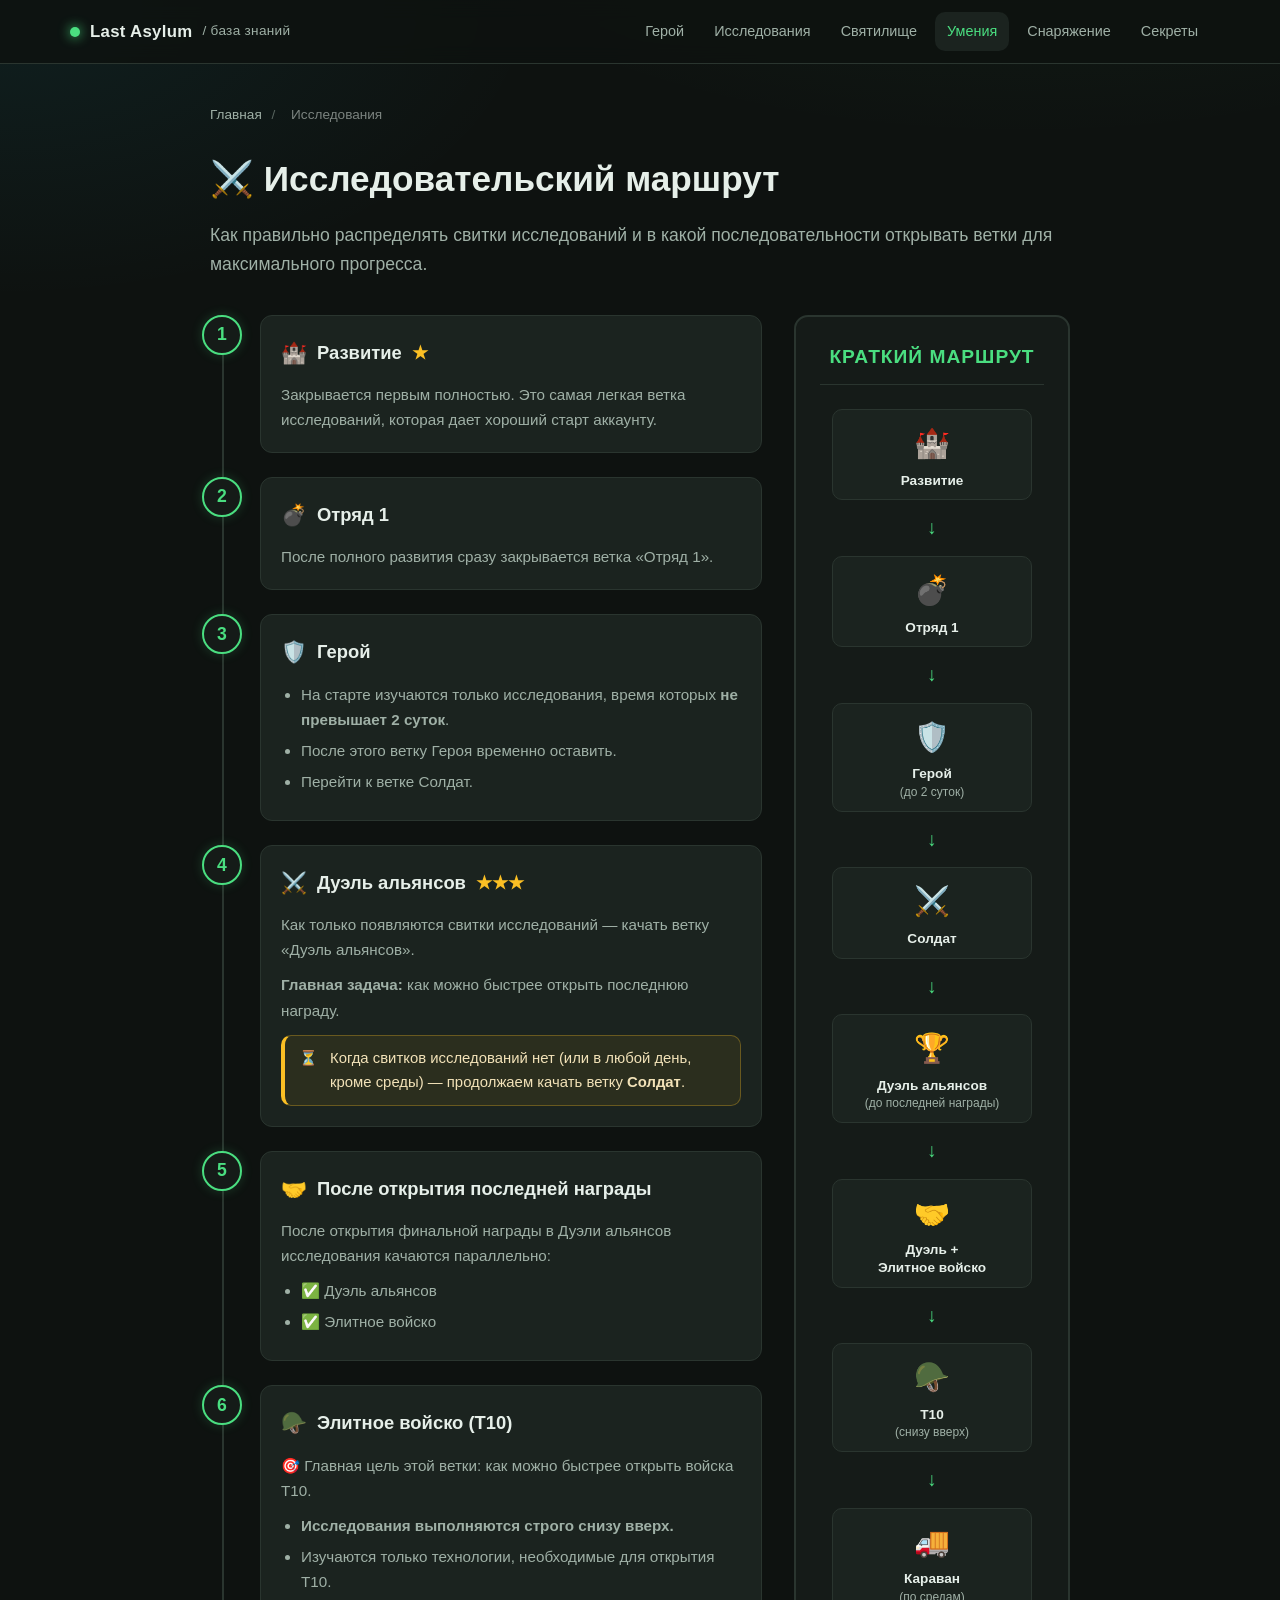
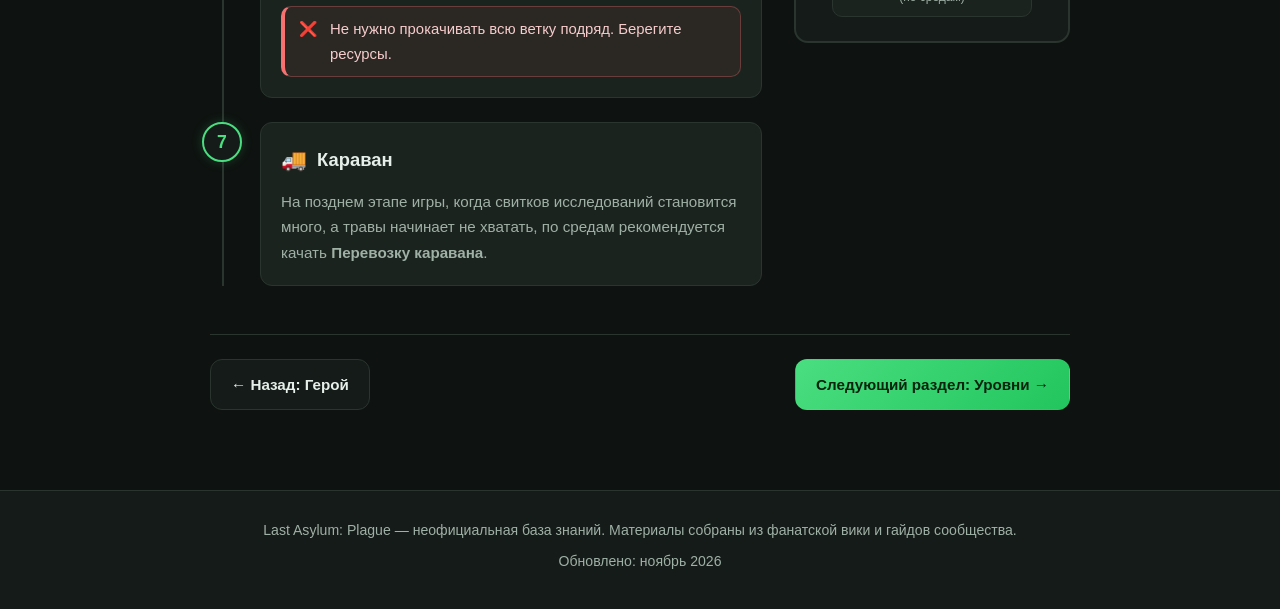
<file: voyny.html>
<!DOCTYPE html>
<html lang="ru">
<head>
  <meta charset="UTF-8">
  <meta name="viewport" content="width=device-width, initial-scale=1.0">
  <meta name="theme-color" content="#0e1210">
  <meta name="description" content="Гайд по исследовательскому маршруту в Last Asylum: Plague. Развитие, отряды, герои, дуэль альянсов и элитные войска.">
  <title>Войны и Исследования — Last Asylum: Plague</title>
  <link rel="stylesheet" href="styles.css">
</head>
<body>

<!-- ================= HEADER ================= -->
<header>
  <div class="header-inner">
    <a href="index.html" class="logo">
      <span class="dot"></span>
      Last Asylum <span>/ база знаний</span>
    </a>
    <nav class="top-nav" id="topNav" aria-label="Разделы">
      <a href="geroy.html">Герой</a>
      <a href="voyny.html">Исследования</a>
      <a href="urovni.html">Святилище</a>
      <a href="umeniya.html" class="active">Умения</a>
      <a href="snaryazhenie.html">Снаряжение</a>
      <a href="sekret.html">Секреты</a>
    </nav>
  </div>
</header>

<!-- ================= CONTENT ================= -->
<main class="page-content">

  <!-- Хлебные крошки -->
  <div class="breadcrumbs">
    <a href="index.html">Главная</a> <span>/</span> <span class="current">Исследования</span>
  </div>

  <!-- Заголовок страницы -->
  <div class="page-header">
    <h1>⚔️ Исследовательский маршрут</h1>
    <p class="lead">Как правильно распределять свитки исследований и в какой последовательности открывать ветки для максимального прогресса.</p>
  </div>

  <!-- ОСНОВНОЙ МАКЕТ (Две колонки) -->
  <div class="research-layout">
    
    <!-- ЛЕВАЯ КОЛОНКА: ДЕТАЛЬНАЯ ШКАЛА -->
    <div class="timeline">
      
      <!-- Шаг 1 -->
      <div class="timeline-item">
        <div class="step-number">1</div>
        <div class="step-content">
          <h3><span class="icon">🏰</span> Развитие <span style="color:var(--warn)">★</span></h3>
          <p>Закрывается первым полностью. Это самая легкая ветка исследований, которая дает хороший старт аккаунту.</p>
        </div>
      </div>

      <!-- Шаг 2 -->
      <div class="timeline-item">
        <div class="step-number">2</div>
        <div class="step-content">
          <h3><span class="icon">💣</span> Отряд 1</h3>
          <p>После полного развития сразу закрывается ветка «Отряд 1».</p>
        </div>
      </div>

      <!-- Шаг 3 -->
      <div class="timeline-item">
        <div class="step-number">3</div>
        <div class="step-content">
          <h3><span class="icon">🛡️</span> Герой</h3>
          <ul>
            <li>На старте изучаются только исследования, время которых <b>не превышает 2 суток</b>.</li>
            <li>После этого ветку Героя временно оставить.</li>
            <li>Перейти к ветке Солдат.</li>
          </ul>
        </div>
      </div>

      <!-- Шаг 4 -->
      <div class="timeline-item">
        <div class="step-number">4</div>
        <div class="step-content">
          <h3><span class="icon">⚔️</span> Дуэль альянсов <span style="color:var(--warn)">★★★</span></h3>
          <p>Как только появляются свитки исследований — качать ветку «Дуэль альянсов».</p>
          <p><b>Главная задача:</b> как можно быстрее открыть последнюю награду.</p>
          
          <div class="note" style="margin-top: 12px; padding: 10px 14px;">
            <div>⏳</div>
            <div>Когда свитков исследований нет (или в любой день, кроме среды) — продолжаем качать ветку <b>Солдат</b>.</div>
          </div>
        </div>
      </div>

      <!-- Шаг 5 -->
      <div class="timeline-item">
        <div class="step-number">5</div>
        <div class="step-content">
          <h3><span class="icon">🤝</span> После открытия последней награды</h3>
          <p>После открытия финальной награды в Дуэли альянсов исследования качаются параллельно:</p>
          <ul style="margin-top: 8px;">
            <li>✅ Дуэль альянсов</li>
            <li>✅ Элитное войско</li>
          </ul>
        </div>
      </div>

      <!-- Шаг 6 -->
      <div class="timeline-item">
        <div class="step-number">6</div>
        <div class="step-content">
          <h3><span class="icon">🪖</span> Элитное войско (T10)</h3>
          <p>🎯 Главная цель этой ветки: как можно быстрее открыть войска T10.</p>
          <ul>
            <li><b>Исследования выполняются строго снизу вверх.</b></li>
            <li>Изучаются только технологии, необходимые для открытия T10.</li>
          </ul>
          
          <div class="note danger" style="margin-top: 12px; padding: 10px 14px;">
            <div>❌</div>
            <div>Не нужно прокачивать всю ветку подряд. Берегите ресурсы.</div>
          </div>
        </div>
      </div>

      <!-- Шаг 7 -->
      <div class="timeline-item">
        <div class="step-number">7</div>
        <div class="step-content">
          <h3><span class="icon">🚚</span> Караван</h3>
          <p>На позднем этапе игры, когда свитков исследований становится много, а травы начинает не хватать, по средам рекомендуется качать <b>Перевозку каравана</b>.</p>
        </div>
      </div>

    </div>

    <!-- ПРАВАЯ КОЛОНКА: КРАТКИЙ МАРШРУТ -->
    <aside class="quick-map">
      <h2 class="map-title">Краткий маршрут</h2>
      
      <div class="map-flow">
        <div class="map-node">
          <div class="map-icon">🏰</div>
          <div class="map-label">Развитие</div>
        </div>
        <div class="map-arrow">↓</div>
        
        <div class="map-node">
          <div class="map-icon">💣</div>
          <div class="map-label">Отряд 1</div>
        </div>
        <div class="map-arrow">↓</div>
        
        <div class="map-node">
          <div class="map-icon">🛡️</div>
          <div class="map-label">Герой<br><small>(до 2 суток)</small></div>
        </div>
        <div class="map-arrow">↓</div>
        
        <div class="map-node">
          <div class="map-icon">⚔️</div>
          <div class="map-label">Солдат</div>
        </div>
        <div class="map-arrow">↓</div>
        
        <div class="map-node">
          <div class="map-icon">🏆</div>
          <div class="map-label">Дуэль альянсов<br><small>(до последней награды)</small></div>
        </div>
        <div class="map-arrow">↓</div>

        <div class="map-node">
          <div class="map-icon">🤝</div>
          <div class="map-label">Дуэль +<br>Элитное войско</div>
        </div>
        <div class="map-arrow">↓</div>

        <div class="map-node">
          <div class="map-icon">🪖</div>
          <div class="map-label">T10<br><small>(снизу вверх)</small></div>
        </div>
        <div class="map-arrow">↓</div>

        <div class="map-node">
          <div class="map-icon">🚚</div>
          <div class="map-label">Караван<br><small>(по средам)</small></div>
        </div>
      </div>
    </aside>

  </div>

  <!-- Навигация вперед/назад -->
  <div class="page-nav">
    <a href="geroy.html" class="btn">← Назад: Герой</a>
    <a href="urovni.html" class="btn primary">Следующий раздел: Уровни →</a>
  </div>

</main>

<!-- ================= FOOTER ================= -->
<footer>
  <p>Last Asylum: Plague — неофициальная база знаний. Материалы собраны из фанатской вики и гайдов сообщества.</p>
  <p>Обновлено: ноябрь 2026</p>
</footer>

<button id="toTop" aria-label="Наверх" title="Наверх">↑</button>

<script src="script.js" defer></script>
</body>
</html>
</file>
<file: styles.css>
/* ========== ПЕРЕМЕННЫЕ ========== */
:root{
  --bg:#0e1210;
  --bg-2:#151b18;
  --bg-3:#1b231f;
  --line:#2a352f;
  --text:#e6efe9;
  --muted:#9fb0a6;
  --accent:#4ade80;
  --accent-2:#22d3ee;
  --warn:#fbbf24;
  --danger:#f87171;
  --radius:14px;
  --maxw:1180px;
  --header-h:64px;
  --tap:44px;
}

*{box-sizing:border-box}
html{scroll-behavior:smooth; -webkit-text-size-adjust:100%}
body{
  margin:0;
  font-family:'Segoe UI', Roboto, 'Helvetica Neue', Arial, sans-serif;
  font-size:16px;
  background:
    radial-gradient(1200px 600px at 80% -10%, rgba(74,222,128,.08), transparent 60%),
    radial-gradient(900px 500px at 0% 0%, rgba(34,211,238,.07), transparent 60%),
    var(--bg);
  color:var(--text);
  line-height:1.65;
  -webkit-font-smoothing:antialiased;
  overflow-x:hidden;
}

img,svg{max-width:100%; display:block}
a{color:var(--accent-2); text-decoration:none}
a:hover{text-decoration:underline}

/* ========== HEADER ========== */
header{
  position:sticky; top:0; z-index:50;
  height:var(--header-h);
  background:rgba(14,18,16,.85);
  backdrop-filter:blur(10px);
  -webkit-backdrop-filter:blur(10px);
  border-bottom:1px solid var(--line);
}
.header-inner{
  max-width:var(--maxw);
  margin:0 auto;
  height:100%;
  padding:0 20px;
  display:flex;
  align-items:center;
  gap:24px;
}

.logo{
  font-weight:800;
  font-size:1.05rem;
  letter-spacing:.3px;
  white-space:nowrap;
  display:flex; align-items:center; gap:10px;
  color:var(--text);
  min-height:var(--tap);
}
.logo:hover{text-decoration:none}
.logo .dot{
  width:10px;height:10px;border-radius:50%;
  background:var(--accent);
  box-shadow:0 0 12px var(--accent);
  flex:0 0 auto;
}
.logo span{color:var(--muted); font-weight:500; font-size:.85rem}

/* ---- Верхнее меню (десктоп) ---- */
nav.top-nav{
  display:flex;
  gap:6px;
  overflow-x:auto;
  scrollbar-width:none;
  margin-left:auto;
}
nav.top-nav::-webkit-scrollbar{display:none}
nav.top-nav a{
  padding:8px 12px;
  border-radius:10px;
  color:var(--muted);
  font-size:.9rem;
  white-space:nowrap;
  transition:background .2s, color .2s;
  display:inline-flex;
  align-items:center;
}
nav.top-nav a:hover,
nav.top-nav a.active{
  background:var(--bg-3);
  color:var(--accent);
  text-decoration:none;
}

/* ========== HERO ========== */
.hero{
  max-width:var(--maxw);
  margin:0 auto;
  padding:72px 20px 40px;
}
.hero .tag{
  display:inline-block;
  font-size:.78rem;
  letter-spacing:.14em;
  text-transform:uppercase;
  color:var(--accent);
  border:1px solid rgba(74,222,128,.35);
  background:rgba(74,222,128,.07);
  padding:5px 12px;
  border-radius:999px;
  margin-bottom:18px;
}
.hero h1{
  font-size:clamp(1.9rem, 5vw, 3.2rem);
  line-height:1.12;
  margin:0 0 16px;
  letter-spacing:-.5px;
}
.hero h1 em{
  font-style:normal;
  background:linear-gradient(90deg, var(--accent), var(--accent-2));
  -webkit-background-clip:text;
  background-clip:text;
  color:transparent;
}
.hero p{
  max-width:720px;
  color:var(--muted);
  font-size:1.05rem;
  margin:0 0 28px;
}
.hero-actions{display:flex; gap:12px; flex-wrap:wrap}
.btn{
  display:inline-flex; align-items:center; gap:8px;
  min-height:var(--tap);
  padding:12px 20px;
  border-radius:12px;
  font-weight:600;
  font-size:.95rem;
  border:1px solid var(--line);
  background:var(--bg-2);
  color:var(--text);
  cursor:pointer;
  transition:background .2s, transform .2s, box-shadow .2s;
  -webkit-tap-highlight-color:transparent;
}
.btn:hover{background:var(--bg-3); text-decoration:none; transform:translateY(-1px)}
.btn.primary{
  background:linear-gradient(135deg, var(--accent), #22c55e);
  color:#07240f;
  border-color:transparent;
}
.btn.primary:hover{box-shadow:0 8px 24px rgba(74,222,128,.25)}

/* ========== ЧИПЫ ========== */
.chips{
  max-width:var(--maxw);
  margin:0 auto;
  padding:0 20px 40px;
  display:flex; flex-wrap:wrap; gap:8px;
}
.chips a{
  font-size:.85rem;
  padding:8px 14px;
  border-radius:999px;
  background:var(--bg-2);
  border:1px solid var(--line);
  color:var(--muted);
  transition:color .2s, border-color .2s, background .2s;
  min-height:38px;
  display:inline-flex;
  align-items:center;
}
.chips a:hover{
  color:var(--accent);
  border-color:rgba(74,222,128,.4);
  background:rgba(74,222,128,.07);
  text-decoration:none;
}

/* ========== SECTIONS ========== */
main{
  max-width:var(--maxw);
  margin:0 auto;
  padding:0 20px 80px;
}
section.doc{
  background:linear-gradient(180deg, var(--bg-2), var(--bg));
  border:1px solid var(--line);
  border-radius:var(--radius);
  padding:36px;
  margin-bottom:28px;
  scroll-margin-top:calc(var(--header-h) + 20px);
}
section.doc h2{
  display:flex; align-items:center; gap:14px;
  font-size:1.6rem;
  margin:0 0 8px;
  letter-spacing:-.3px;
  flex-wrap:wrap;
}
section.doc h2 .icon{
  width:44px;height:44px;
  flex:0 0 44px;
  display:grid; place-items:center;
  border-radius:12px;
  font-size:1.3rem;
  background:rgba(74,222,128,.1);
  border:1px solid rgba(74,222,128,.25);
}
.hash{
  font-family:ui-monospace, "SF Mono", Consolas, monospace;
  font-size:.8rem;
  color:var(--accent);
  background:rgba(74,222,128,.08);
  border:1px solid rgba(74,222,128,.2);
  padding:2px 8px;
  border-radius:6px;
  margin-left:auto;
  white-space:nowrap;
}
section.doc .lead{
  color:var(--muted);
  margin:0 0 22px;
  font-size:.98rem;
}
section.doc h3{
  font-size:1.02rem;
  margin:24px 0 10px;
  color:var(--accent);
  letter-spacing:.2px;
}
section.doc ul{margin:0; padding-left:20px}
section.doc li{margin-bottom:8px}
section.doc li::marker{color:var(--accent)}

/* ---- Сетки / карточки ---- */
.grid-2{
  display:grid;
  grid-template-columns:repeat(auto-fit, minmax(260px,1fr));
  gap:16px;
  margin-top:8px;
}
.card{
  background:var(--bg-3);
  border:1px solid var(--line);
  border-radius:12px;
  padding:18px;
}
.card h4{margin:0 0 8px; font-size:.95rem; color:var(--text)}
.card p{margin:0; color:var(--muted); font-size:.9rem}

/* ---- Заметки ---- */
.note{
  display:flex; gap:12px;
  background:rgba(251,191,36,.07);
  border:1px solid rgba(251,191,36,.3);
  border-left:4px solid var(--warn);
  border-radius:10px;
  padding:14px 16px;
  margin-top:20px;
  font-size:.93rem;
  color:#f2e2b8;
}
.note strong{color:var(--warn)}
.note.danger{
  background:rgba(248,113,113,.07);
  border-color:rgba(248,113,113,.3);
  border-left-color:var(--danger);
  color:#f6cccc;
}
.note.danger strong{color:var(--danger)}

/* ---- Фракции ---- */
.factions{
  display:grid;
  grid-template-columns:repeat(auto-fit, minmax(180px,1fr));
  gap:12px;
  margin-top:8px;
}
.faction{
  background:var(--bg-3);
  border:1px solid var(--line);
  border-radius:12px;
  padding:16px;
  text-align:center;
}
.faction .name{font-weight:700; margin-bottom:6px}
.faction .beat{font-size:.85rem; color:var(--muted)}
.faction .beat b{color:var(--accent)}

/* ---- Kbd ---- */
kbd{
  font-family:ui-monospace, monospace;
  font-size:.82rem;
  background:var(--bg-3);
  border:1px solid var(--line);
  border-bottom-width:2px;
  border-radius:6px;
  padding:2px 7px;
  color:var(--accent);
}

/* ---- Read more ---- */
.read-more{
  display:inline-flex;
  align-items:center;
  gap:6px;
  margin-top:22px;
  padding:10px 16px;
  font-size:.9rem;
  font-weight:600;
  border-radius:10px;
  background:rgba(74,222,128,.08);
  border:1px solid rgba(74,222,128,.3);
  color:var(--accent);
  min-height:var(--tap);
  transition:background .2s, border-color .2s;
}
.read-more:hover{
  background:rgba(74,222,128,.15);
  border-color:var(--accent);
  text-decoration:none;
}

/* ========== FOOTER ========== */
footer{
  border-top:1px solid var(--line);
  background:var(--bg-2);
  padding:28px 20px;
  text-align:center;
  color:var(--muted);
  font-size:.88rem;
}
footer p{margin:0 0 8px}
footer a{color:var(--accent-2)}

/* ========== TO-TOP ========== */
#toTop{
  position:fixed;
  right:20px; bottom:20px;
  width:48px;height:48px;
  border-radius:50%;
  display:grid; place-items:center;
  background:var(--bg-3);
  border:1px solid var(--line);
  color:var(--text);
  cursor:pointer;
  font-size:1.1rem;
  opacity:0; pointer-events:none;
  transition:opacity .25s, background .2s, border-color .2s;
  z-index:60;
  -webkit-tap-highlight-color:transparent;
}
#toTop.show{opacity:1; pointer-events:auto}
#toTop:hover{background:rgba(74,222,128,.15); border-color:var(--accent)}

/* ========== МОБИЛЬНАЯ ШАПКА (Статичная, все кнопки в несколько рядов) ========== */
@media (max-width: 900px) {
  header {
    position: static !important; /* Шапка больше не прилипает к верху */
    height: auto !important;
    background: var(--bg); /* Делаем фон непрозрачным, так как шапка не поверх контента */
    backdrop-filter: none;
    -webkit-backdrop-filter: none;
    border-bottom: 1px solid var(--line);
  }
  
  .header-inner {
    flex-direction: column;
    justify-content: center;
    align-items: center;
    padding: 12px 10px;
    gap: 10px;
    height: auto;
  }

  .logo {
    width: 100%;
    justify-content: center;
    font-size: 1.1rem;
    min-height: auto; /* Убираем лишнюю высоту */
  }
  
  .logo span {
    display: inline; 
  }

  /* Меню переносится на новые строки, без горизонтальной прокрутки */
  nav.top-nav {
    display: flex !important;
    flex-wrap: wrap !important; /* Разрешаем перенос */
    justify-content: center;
    width: 100%;
    gap: 5px; /* Маленький отступ между кнопками */
    background: transparent;
    border: none;
    box-shadow: none;
    padding: 0;
    margin: 0;
    overflow: visible;
  }

  /* Уменьшаем кнопки, чтобы они все влезли */
  nav.top-nav a {
    padding: 5px 9px;
    font-size: 0.75rem; /* Уменьшенный шрифт */
    min-height: 32px; /* Уменьшенная высота */
    border-radius: 6px;
    background: var(--bg-3);
    border: 1px solid var(--line);
    color: var(--muted);
  }

  nav.top-nav a:hover,
  nav.top-nav a.active {
    background: rgba(74, 222, 128, 0.15);
    border-color: rgba(74, 222, 128, 0.4);
    color: var(--accent);
  }
}

/* ========== ОБЩИЕ МОБИЛЬНЫЕ СТИЛИ ========== */
@media (max-width: 720px){
  .hero{padding:44px 16px 28px}
  .hero p{font-size:1rem}
  .hero-actions{flex-direction:column}
  .hero-actions .btn{width:100%; justify-content:center}

  .chips{padding:0 16px 28px; gap:6px}
  .chips a{font-size:.8rem; padding:7px 12px; min-height:34px}

  main{padding:0 16px 60px}

  section.doc{
    padding:22px 18px;
    border-radius:12px;
    margin-bottom:18px;
  }
  section.doc h2{font-size:1.25rem; gap:10px}
  section.doc h2 .icon{
    width:38px;height:38px;flex-basis:38px;font-size:1.05rem;
  }
  .hash{display:none}

  section.doc h3{font-size:.98rem; margin-top:20px}
  section.doc .lead{font-size:.93rem}

  .grid-2{gap:12px}
  .card{padding:14px}

  .note{padding:12px 14px; font-size:.88rem}

  .factions{grid-template-columns:1fr}

  footer{padding:22px 16px; font-size:.82rem}
}

@media (max-width: 380px){
  nav.top-nav a {
    font-size: 0.75rem;
    padding: 6px 10px;
  }
  .hero h1{font-size:1.65rem}
  section.doc{padding:18px 14px}
  section.doc h2{font-size:1.15rem}
  .chips a{font-size:.75rem; padding:6px 10px}
  .logo{font-size:.95rem}
}

@media (prefers-reduced-motion: reduce){
  *,*::before,*::after{
    animation-duration:.001ms !important;
    transition-duration:.001ms !important;
    scroll-behavior:auto !important;
  }
}

/* ============================================================
   ВНУТРЕННИЕ СТРАНИЦЫ
   ============================================================ */
.page-content {
  max-width: 900px;
  margin: 0 auto;
  padding: 40px 20px 80px;
}

.breadcrumbs { font-size: 0.85rem; color: var(--muted); margin-bottom: 24px; }
.breadcrumbs a { color: var(--muted); }
.breadcrumbs a:hover { color: var(--accent); }
.breadcrumbs .current { color: var(--text); }
.breadcrumbs span { margin: 0 6px; opacity: 0.5; }

.page-header { margin-bottom: 36px; }
.page-header h1 { font-size: 2.2rem; margin: 0 0 12px; display: flex; align-items: center; gap: 12px; }
.page-header .lead { font-size: 1.1rem; color: var(--muted); margin: 0; }

.doc-image {
  width: 100%;
  border-radius: 12px;
  border: 1px solid var(--line);
  margin: 20px 0;
  box-shadow: 0 8px 24px rgba(0,0,0,0.2);
}

/* Роли */
.roles-grid { display: grid; grid-template-columns: 1fr; gap: 16px; margin-top: 24px; }
@media (min-width: 768px) { .roles-grid { grid-template-columns: repeat(3, 1fr); } }
.role-card {
  background: var(--bg-3);
  border: 1px solid var(--line);
  border-radius: 12px;
  padding: 20px;
  border-top: 4px solid var(--line);
  transition: transform 0.2s;
}
.role-card:hover { transform: translateY(-2px); }
.role-card h3 { margin: 0 0 12px !important; font-size: 1.1rem !important; color: var(--text) !important; }
.role-card p { margin: 0; font-size: 0.9rem; color: var(--muted); }
.role-card.shield { border-top-color: #60a5fa; }
.role-card.damage { border-top-color: #f87171; }
.role-card.support { border-top-color: #4ade80; }

/* Прокачка (1-2-3) */
.leveling-flow { display: flex; align-items: center; justify-content: center; gap: 16px; margin: 30px 0; flex-wrap: wrap; }
.step-card { background: var(--bg-3); border: 1px solid var(--line); border-radius: 12px; padding: 16px 24px; text-align: center; min-width: 120px; position: relative; }
.step-num { font-size: 1.5rem; font-weight: 800; color: var(--accent); line-height: 1; margin-bottom: 8px; }
.step-title { font-weight: 600; font-size: 0.95rem; }
.step-arrow { font-size: 1.5rem; color: var(--muted); font-weight: 300; }

/* Расстановка */
.lineup-block { background: var(--bg-3); border: 1px solid var(--line); border-radius: 12px; padding: 24px; margin-bottom: 20px; }
.lineup-block h3 { margin-top: 0 !important; color: var(--text) !important; font-size: 1.2rem !important; border-bottom: 1px solid var(--line); padding-bottom: 12px; margin-bottom: 16px !important; }
.lineup-block h4 { margin: 20px 0 8px; font-size: 0.95rem; color: var(--accent); }

/* Навигация внизу */
.page-nav { display: flex; justify-content: space-between; align-items: center; margin-top: 48px; padding-top: 24px; border-top: 1px solid var(--line); flex-wrap: wrap; gap: 16px; }

@media (max-width: 720px) {
  .page-content { padding: 24px 16px 60px; }
  .page-header h1 { font-size: 1.8rem; }
  .leveling-flow { flex-direction: column; }
  .step-arrow { transform: rotate(90deg); }
  .page-nav { flex-direction: column; }
  .page-nav .btn { width: 100%; justify-content: center; }
}

/* ============================================================
   СНАРЯЖЕНИЕ (Таблицы, шаги)
   ============================================================ */
.table-responsive { overflow-x: auto; -webkit-overflow-scrolling: touch; margin: 20px 0; border-radius: 12px; border: 1px solid var(--line); }
.gear-table { width: 100%; border-collapse: collapse; background: var(--bg-3); font-size: 0.95rem; }
.gear-table th, .gear-table td { padding: 12px 16px; text-align: left; border-bottom: 1px solid var(--line); }
.gear-table th { background: var(--bg-2); color: var(--muted); font-weight: 600; font-size: 0.85rem; text-transform: uppercase; letter-spacing: 0.5px; }
.gear-table tr:last-child td { border-bottom: none; }
.gear-table tbody tr:hover { background: rgba(74, 222, 128, 0.04); }

.badge { display: inline-block; padding: 4px 10px; border-radius: 6px; font-size: 0.75rem; font-weight: 700; text-transform: uppercase; letter-spacing: 0.5px; }
.badge.dd { background: rgba(248, 113, 113, 0.15); color: #f87171; border: 1px solid rgba(248, 113, 113, 0.3); }
.badge.tank { background: rgba(96, 165, 250, 0.15); color: #60a5fa; border: 1px solid rgba(96, 165, 250, 0.3); }
.badge.support { background: rgba(74, 222, 128, 0.15); color: #4ade80; border: 1px solid rgba(74, 222, 128, 0.3); }

.step-list { display: flex; flex-direction: column; gap: 12px; margin-top: 20px; }
.step-item { display: flex; align-items: center; gap: 16px; background: var(--bg-3); border: 1px solid var(--line); border-radius: 10px; padding: 14px 20px; transition: border-color 0.2s; }
.step-item:hover { border-color: rgba(74, 222, 128, 0.4); }
.step-reward { font-family: ui-monospace, monospace; font-size: 0.85rem; font-weight: 700; color: var(--warn); background: rgba(251, 191, 36, 0.1); padding: 6px 12px; border-radius: 6px; white-space: nowrap; }

@media (max-width: 720px) {
  .step-item { flex-wrap: wrap; gap: 10px; padding: 12px 16px; }
  .step-reward { margin-left: auto; }
  .gear-table th, .gear-table td { padding: 10px 12px; font-size: 0.85rem; }
}

/* ============================================================
   УМЕНИЯ (Роли и списки)
   ============================================================ */
.role-block { background: var(--bg-3); border: 1px solid var(--line); border-radius: 12px; padding: 20px 24px; margin-bottom: 20px; border-left: 4px solid var(--accent); }
.role-block h3 { margin: 0 0 6px !important; font-size: 1.1rem !important; color: var(--text) !important; }
.role-examples { font-size: 0.85rem; color: var(--accent); margin: 0 0 12px; font-style: italic; }
.role-note { font-size: 0.88rem; color: var(--muted); background: rgba(74, 222, 128, 0.05); border-radius: 8px; padding: 10px 14px; margin: 0; }

.numbered-list { counter-reset: item; list-style: none; padding: 0; margin: 16px 0; }
.numbered-list li { counter-increment: item; display: flex; align-items: flex-start; gap: 14px; margin-bottom: 14px; font-size: 0.95rem; }
.numbered-list li::before { content: counter(item); flex: 0 0 28px; height: 28px; display: grid; place-items: center; background: rgba(74, 222, 128, 0.12); color: var(--accent); font-weight: 700; border-radius: 8px; font-size: 0.85rem; }

@media (max-width: 720px) { .role-block { padding: 16px 18px; } }

/* ============================================================
   СЕКРЕТЫ (Оглавление)
   ============================================================ */
.page-toc { display: flex; flex-wrap: wrap; gap: 8px; margin: 0 0 32px; padding: 16px; background: var(--bg-2); border: 1px solid var(--line); border-radius: 12px; }
.page-toc a { font-size: 0.85rem; padding: 8px 14px; border-radius: 8px; background: var(--bg-3); border: 1px solid var(--line); color: var(--muted); white-space: nowrap; transition: color 0.2s, border-color 0.2s, background 0.2s; min-height: 38px; display: inline-flex; align-items: center; }
.page-toc a:hover { color: var(--accent); border-color: rgba(74, 222, 128, 0.4); background: rgba(74, 222, 128, 0.07); text-decoration: none; }

@media (max-width: 720px) {
  .page-toc { flex-wrap: nowrap; overflow-x: auto; scrollbar-width: none; -webkit-overflow-scrolling: touch; padding: 12px; gap: 6px; margin-bottom: 24px; }
  .page-toc::-webkit-scrollbar { display: none; }
  .page-toc a { font-size: 0.8rem; padding: 6px 12px; min-height: 34px; }
}

/* ============================================================
   УРОВНИ (Таблица)
   ============================================================ */
.levels-table { min-width: 800px; }
.levels-table th { position: sticky; top: 0; background: var(--bg-2); z-index: 10; }
.levels-table td { vertical-align: top; }
.levels-table tbody tr:nth-child(even) { background: rgba(255, 255, 255, 0.02); }
.levels-table tbody tr:hover { background: rgba(74, 222, 128, 0.06); }
.levels-table .level-col { font-weight: 800; color: var(--accent); font-size: 1.1rem; text-align: center; background: rgba(74, 222, 128, 0.03); }
.levels-table .num-col { text-align: right; font-family: ui-monospace, "SF Mono", Consolas, monospace; font-size: 0.9rem; white-space: nowrap; }
.levels-table th:nth-child(6), .levels-table td:nth-child(6) { color: var(--warn); font-weight: 600; }

@media (max-width: 720px) {
  .levels-table td, .levels-table th { padding: 10px 12px; font-size: 0.85rem; }
  .levels-table .level-col { font-size: 1rem; }
  .levels-table .num-col { font-size: 0.8rem; }
}

/* ============================================================
   ВОЙНЫ (Шкала и Маршрут)
   ============================================================ */
.research-layout { display: grid; grid-template-columns: 1fr; gap: 32px; margin-top: 24px; }
@media (min-width: 900px) { .research-layout { grid-template-columns: 2fr 1fr; align-items: start; } }

.timeline { position: relative; padding-left: 24px; border-left: 2px solid var(--line); margin-left: 12px; }
.timeline-item { position: relative; margin-bottom: 24px; }
.timeline-item:last-child { margin-bottom: 0; }
.step-number { position: absolute; left: -46px; top: 0; width: 40px; height: 40px; background: var(--bg-2); border: 2px solid var(--accent); color: var(--accent); border-radius: 50%; display: flex; align-items: center; justify-content: center; font-weight: 800; font-size: 1.1rem; box-shadow: 0 0 12px rgba(74, 222, 128, 0.2); z-index: 2; }
.step-content { background: var(--bg-3); border: 1px solid var(--line); border-radius: 12px; padding: 20px; margin-left: 12px; }
.step-content h3 { margin: 0 0 12px !important; font-size: 1.15rem !important; color: var(--text) !important; display: flex; align-items: center; gap: 10px; }
.step-content h3 .icon { font-size: 1.3rem; }
.step-content p { margin: 0 0 10px; font-size: 0.95rem; color: var(--muted); }
.step-content p:last-child { margin-bottom: 0; }
.step-content ul { margin: 0; padding-left: 20px; font-size: 0.95rem; color: var(--muted); }
.step-content li { margin-bottom: 6px; }

.quick-map { background: var(--bg-2); border: 2px solid var(--line); border-radius: 14px; padding: 24px; position: sticky; top: calc(var(--header-h) + 20px); }
.map-title { text-align: center; font-size: 1.2rem !important; margin: 0 0 24px !important; color: var(--accent) !important; text-transform: uppercase; letter-spacing: 1px; border-bottom: 1px solid var(--line); padding-bottom: 12px; }
.map-flow { display: flex; flex-direction: column; align-items: center; gap: 8px; }
.map-node { text-align: center; background: var(--bg-3); border: 1px solid var(--line); border-radius: 10px; padding: 10px; width: 100%; max-width: 200px; }
.map-icon { font-size: 1.8rem; margin-bottom: 4px; }
.map-label { font-size: 0.85rem; font-weight: 600; line-height: 1.3; color: var(--text); }
.map-label small { font-weight: 400; color: var(--muted); font-size: 0.75rem; }
.map-arrow { color: var(--accent); font-weight: bold; font-size: 1.2rem; margin: 4px 0; }

@media (max-width: 720px) {
  .timeline { padding-left: 16px; margin-left: 8px; }
  .step-number { left: -36px; width: 32px; height: 32px; font-size: 0.9rem; }
  .step-content { padding: 16px; margin-left: 8px; }
  .step-content h3 { font-size: 1.05rem !important; }
  .quick-map { position: static; margin-top: 16px; }
}

/* ============================================================
   ГЛАВНАЯ (Инструменты и Дуэль)
   ============================================================ */
.tools-grid { display: grid; grid-template-columns: 1fr; gap: 16px; margin-top: 24px; }
@media (min-width: 900px) { .tools-grid { grid-template-columns: repeat(3, 1fr); } }
.tool-card { display: flex; flex-direction: column; background: var(--bg-3); border: 1px solid var(--line); border-radius: 12px; padding: 24px; text-decoration: none; transition: transform 0.2s, border-color 0.2s, background 0.2s; position: relative; overflow: hidden; }
.tool-card::before { content: ''; position: absolute; top: 0; left: 0; right: 0; height: 3px; background: linear-gradient(90deg, var(--accent), var(--accent-2)); opacity: 0; transition: opacity 0.2s; }
.tool-card:hover { transform: translateY(-3px); border-color: rgba(74, 222, 128, 0.4); background: rgba(74, 222, 128, 0.03); text-decoration: none; }
.tool-card:hover::before { opacity: 1; }
.tool-card h4 { margin: 0 0 12px; font-size: 1.15rem; color: var(--text); }
.tool-card p { margin: 0 0 20px; font-size: 0.9rem; color: var(--muted); flex-grow: 1; }
.tool-link { font-size: 0.9rem; font-weight: 600; color: var(--accent); display: flex; align-items: center; gap: 6px; margin-top: auto; }

.duel-motivation { background: rgba(251, 191, 36, 0.05); border-left: 4px solid var(--warn); border-radius: 0 12px 12px 0; padding: 24px; margin-bottom: 32px; font-size: 0.98rem; line-height: 1.7; }
.duel-motivation p { margin: 0 0 16px; }
.duel-motivation p:last-child { margin-bottom: 0; }
.duel-motivation b { color: var(--warn); }
.duel-summary h3 { margin-top: 0; margin-bottom: 16px; color: var(--accent); font-size: 1.1rem; }

.duel-schedule { display: flex; flex-direction: column; gap: 16px; margin-bottom: 32px; }
.schedule-day { background: var(--bg-3); border: 1px solid var(--line); border-radius: 10px; padding: 16px 20px; border-left: 4px solid var(--accent-2); }
.schedule-day h4 { margin: 0 0 8px; font-size: 1.05rem; color: var(--text); }
.schedule-day p { margin: 0 0 8px; font-size: 0.9rem; color: var(--muted); line-height: 1.5; }
.schedule-day p:last-child { margin-bottom: 0; }
.schedule-day b { color: var(--text); }

.duel-main-advice { background: rgba(74, 222, 128, 0.08); border: 1px solid rgba(74, 222, 128, 0.3); border-radius: 12px; padding: 20px 24px; margin-bottom: 32px; }
.duel-main-advice h4 { margin: 0 0 12px; color: var(--accent); font-size: 1.1rem; display: flex; align-items: center; gap: 8px; }
.duel-main-advice p { margin: 0 0 12px; font-size: 0.95rem; color: var(--text); line-height: 1.6; }
.duel-main-advice p:last-child { margin-bottom: 0; color: var(--muted); font-size: 0.9rem; }

@media (max-width: 720px) {
  .tool-card { padding: 18px; }
  .duel-motivation { padding: 16px; font-size: 0.92rem; }
  .schedule-day { padding: 12px 16px; }
  .duel-main-advice { padding: 16px; }
}
</file>
